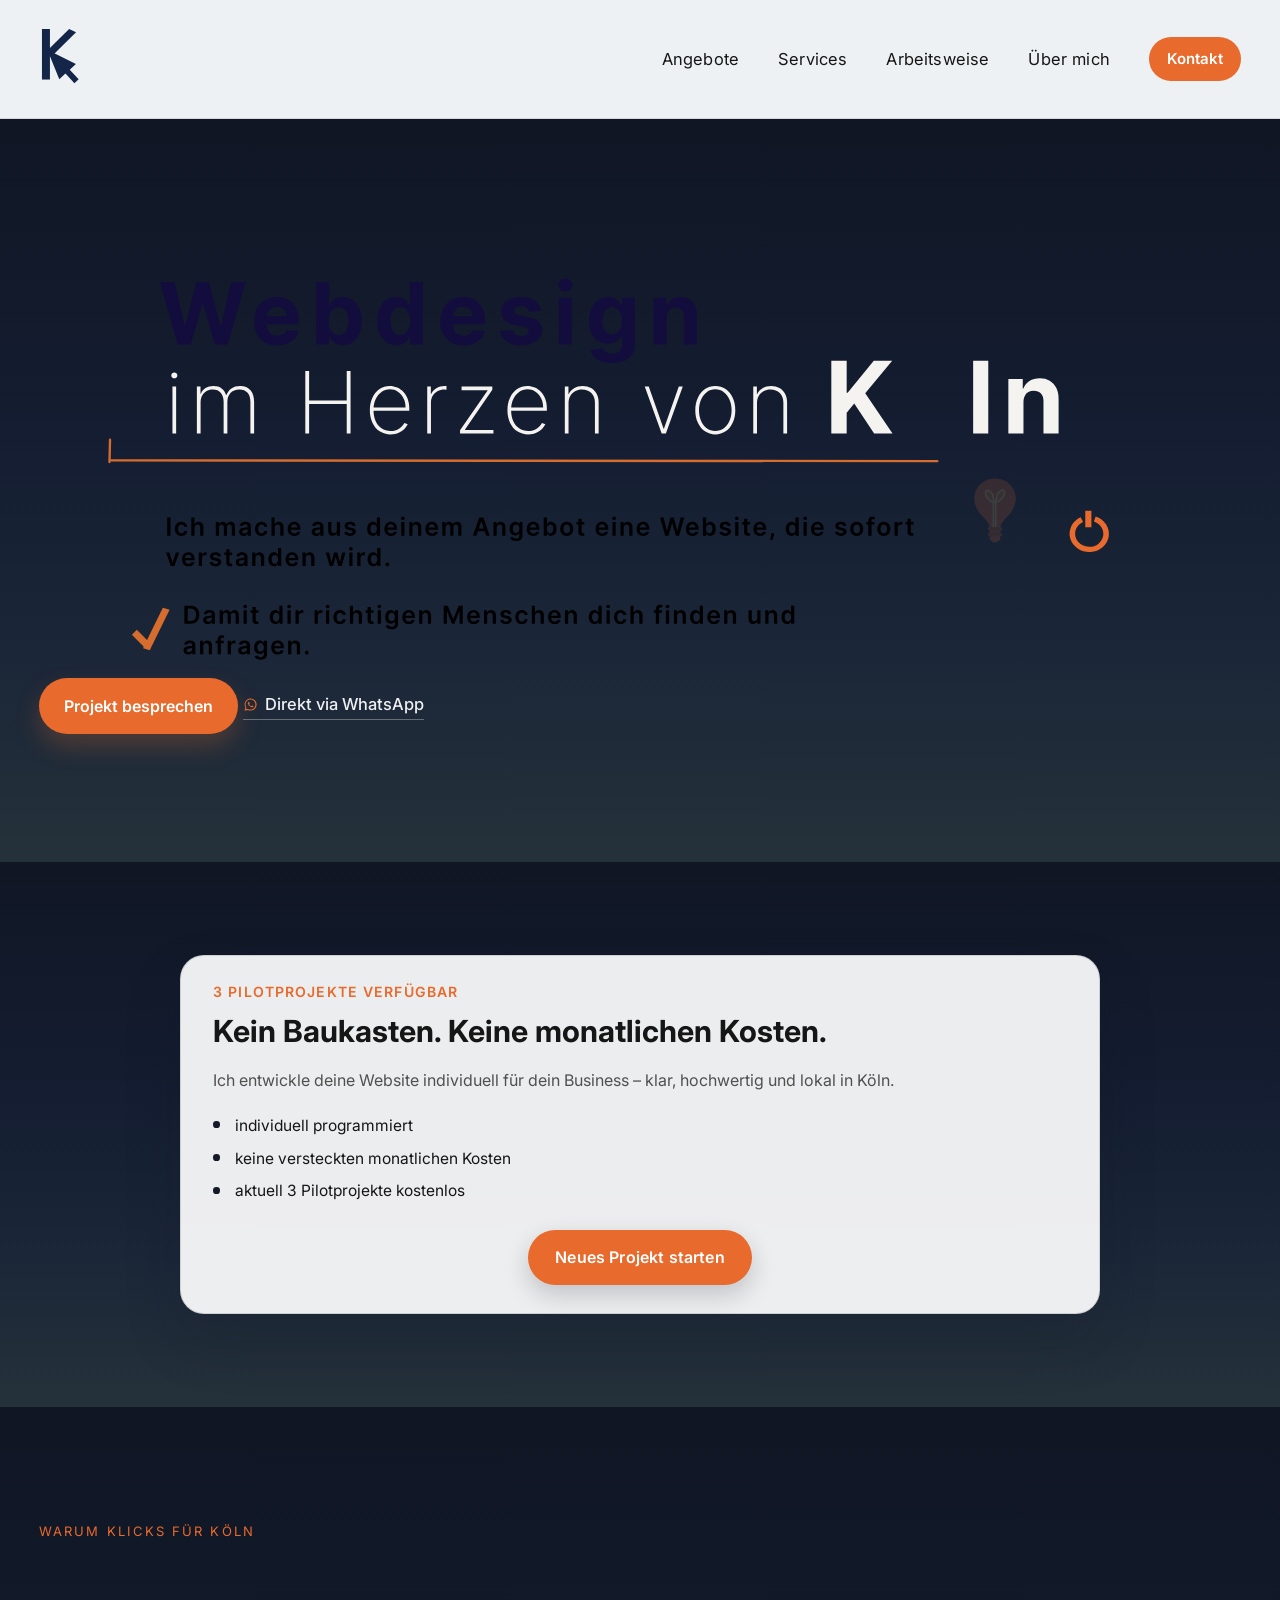
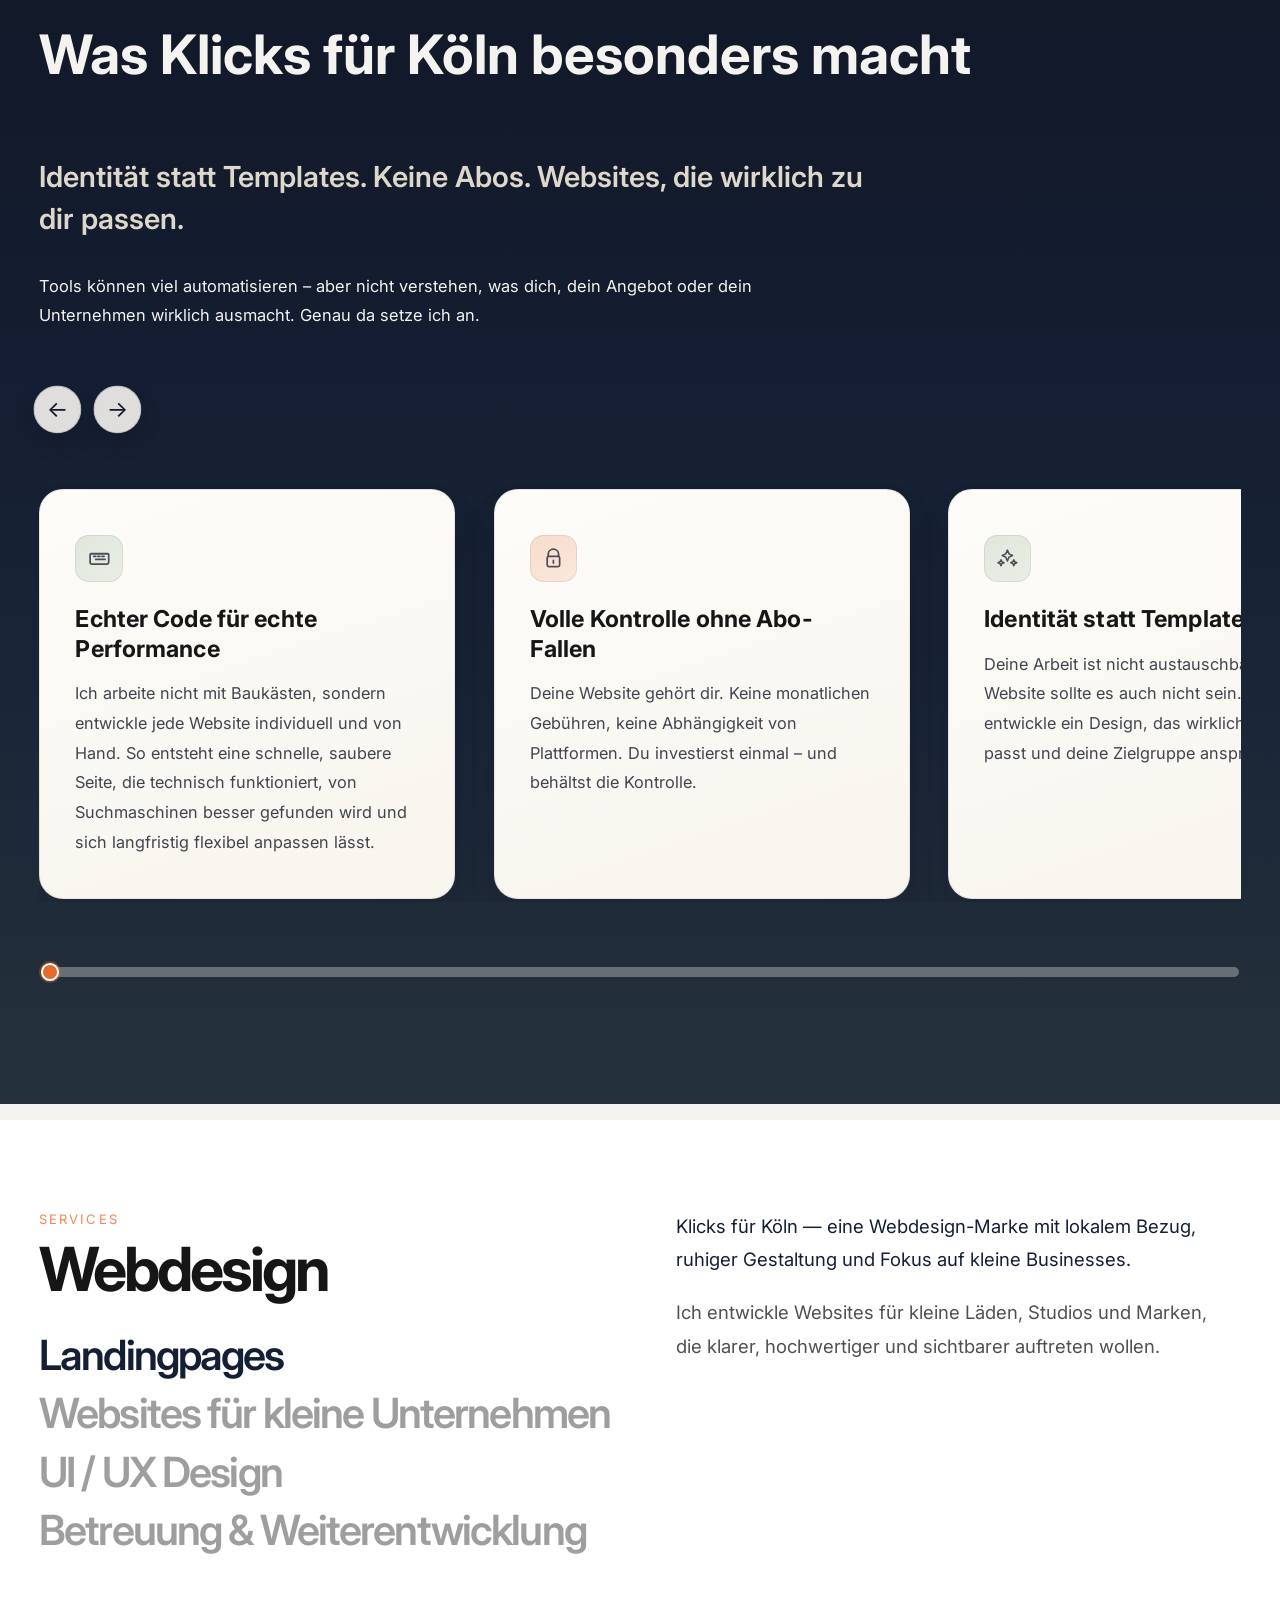
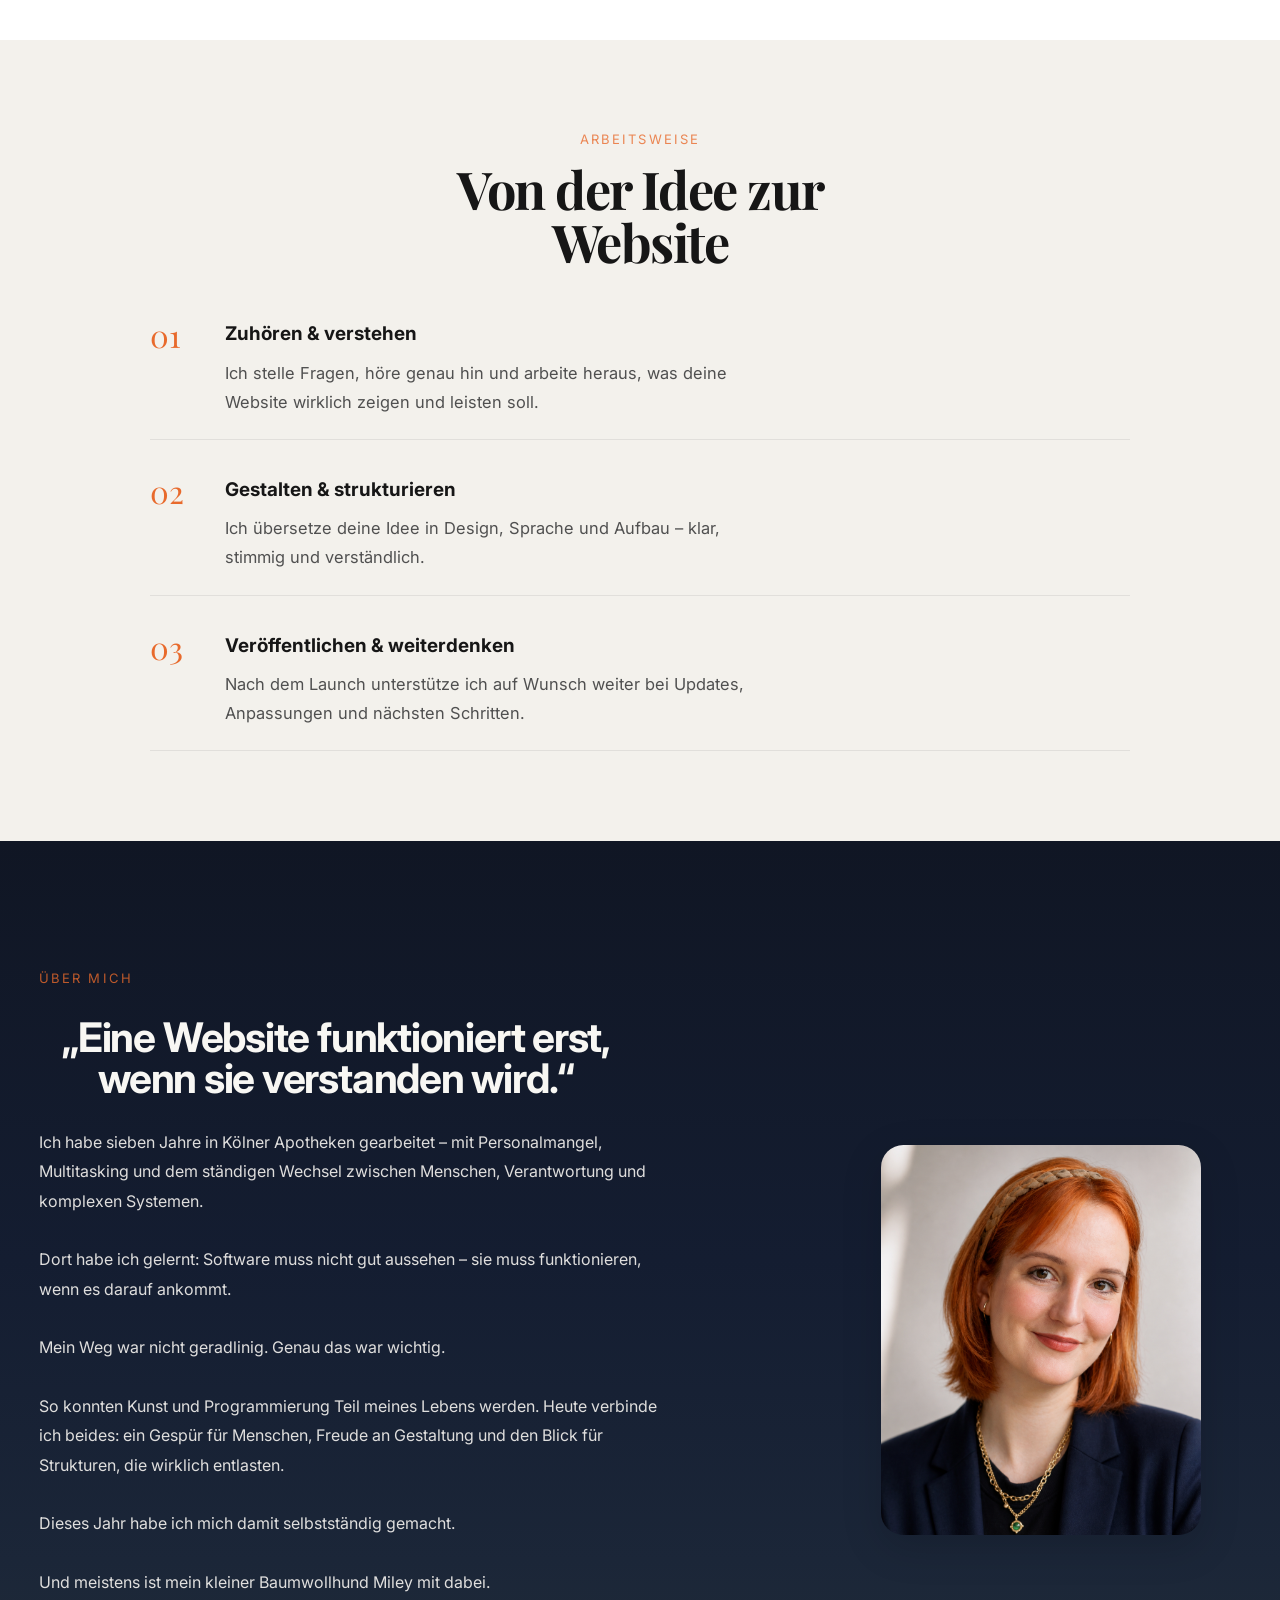
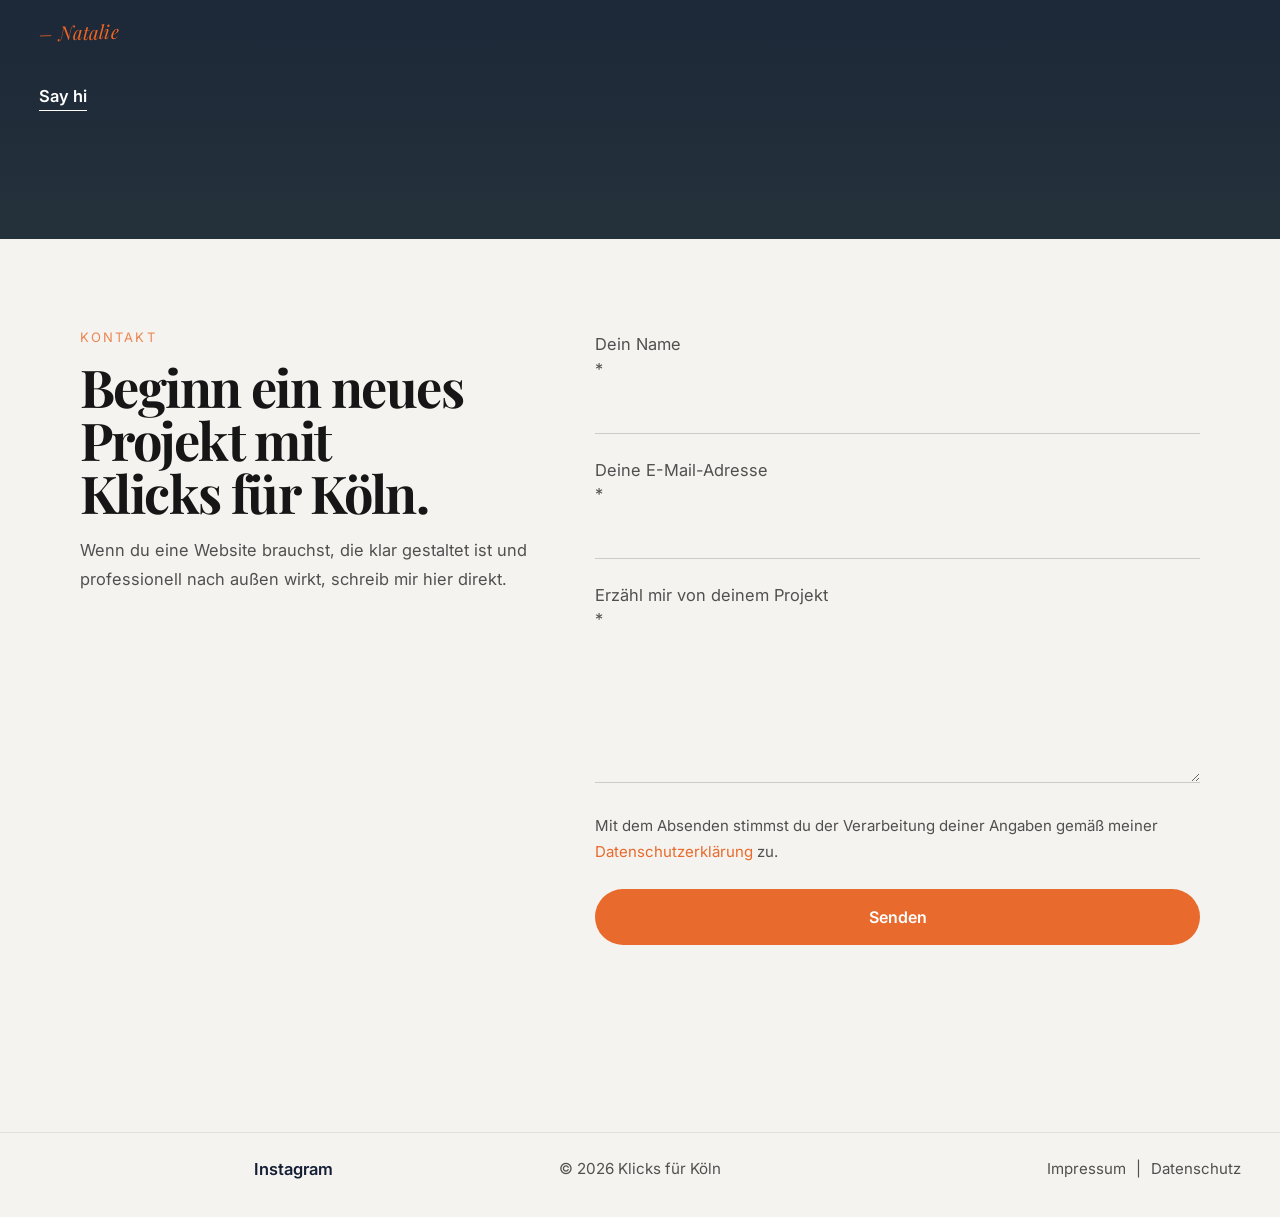
<file: index.html>
<!DOCTYPE html>
<html lang="de">
<head>
<meta charset="UTF-8" />
<meta name="viewport" content="width=device-width, initial-scale=1.0" />
<title>Klicks für Köln</title>
<meta
name="description"
content="Klicks für Köln – Webdesign im Herzen von Köln."
/>

<link rel="preconnect" href="https://fonts.googleapis.com" />
<link rel="preconnect" href="https://fonts.gstatic.com" crossorigin />
<link
href="https://fonts.googleapis.com/css2?family=Inter:wght@400;500;600;700&family=Playfair+Display:wght@600;700;800&display=swap"
rel="stylesheet"
/>
<link rel="icon" type="image/png" href="/icon.png">
<link rel="stylesheet" href="styles.css" />
</head>
<body>
<header class="site-header">
<div class="header-inner">
<a href="#top" class="brand"><img src="Logo.svg" alt="Klicks für Köln" class="brand-logo" /></a>

<nav class="desktop-nav" aria-label="Hauptnavigation">
<a href="angebote.html">Angebote</a>
<a href="#services">Services</a>
<a href="#process">Arbeitsweise</a>
<a href="#about">Über mich</a>
<button type="button" class="header-cta" data-open-contact>
Kontakt
</button>
</nav>

<button
class="menu-toggle"
type="button"
aria-expanded="false"
aria-controls="mobile-menu"
aria-label="Menü öffnen"
>
<span></span>
<span></span>
<span></span>
</button>
</div>

<div class="mobile-menu" id="mobile-menu">
<nav class="mobile-nav" aria-label="Mobile Navigation">
<a href="angebote.html">Angebote</a>
<a href="#services">Services</a>
<a href="#process">Arbeitsweise</a>
<a href="#about">Über mich</a>
<button type="button" class="mobile-contact-btn" data-open-contact>
Kontakt
</button>
</nav>
</div>
</header>

<main id="top">
<section class="hero">
<div class="container hero-single">

<!--<h1 class="hero-title-anim js-enter-left">
Webdesign im Herzen<br />
von Köln
</h1>-->

<div class="hero-graphic" aria-hidden="true">
<div class="hero-touch-left"></div>
<svg class="hero-graphic-svg mobile-only" viewBox="0 0 336 367" fill="none" xmlns="http://www.w3.org/2000/svg">
<g id="Mobil-1" clip-path="url(#clip0_1_2-mobil)">
<path id="powerbutton-mobil" d="M208.266 303.071C211.107 304.044 213.518 305.959 215.088 308.489C216.658 311.018 217.29 314.007 216.876 316.944L216.835 317.219C216.372 320.05 214.96 322.65 212.819 324.599L212.61 324.786C210.502 326.624 207.844 327.737 205.039 327.959L204.758 327.978C201.849 328.146 198.97 327.344 196.582 325.708L196.352 325.547C193.92 323.802 192.177 321.28 191.419 318.41C190.685 315.629 190.921 312.689 192.082 310.06L192.197 309.806C193.458 307.114 195.627 304.935 198.333 303.643L199.939 306.911L199.579 307.091C197.806 308.033 196.387 309.519 195.54 311.328C194.636 313.258 194.439 315.438 194.982 317.495C195.525 319.552 196.775 321.36 198.518 322.611C200.262 323.861 202.391 324.477 204.543 324.353C206.695 324.229 208.737 323.374 210.321 321.932C211.806 320.58 212.802 318.791 213.165 316.837L213.23 316.445C213.508 314.471 213.127 312.465 212.151 310.728L211.948 310.384C210.823 308.571 209.094 307.198 207.058 306.5L208.266 303.071ZM205.433 310.654H201.389V299H205.433V310.654Z" fill="#D76C2F"/>
<path id="cursor-mobil" d="M241.715 340.418L234.709 346.892L242.993 355.858L238.156 360.327L229.872 351.361L222.865 357.835L213.426 328.708L241.715 340.418Z" fill="#D76C2F"/>
<g id="leitung-mobil">
<path id="line-horizontal-mobil" d="M292.214 92.8159L293.778 92.7922L295.757 313.436L294.194 313.459L292.214 92.8159Z" fill="#D76C2F" stroke="#D76C2F"/>
<path id="line-vertikal-mobil" d="M222.062 314.598L222.023 312.287L295.451 312.488L295.49 314.8L222.062 314.598Z" fill="#D76C2F" stroke="#D76C2F"/>
</g>
<g id="leucht-o-mobil" filter="url(#filter0_d_108_82)">
<path d="M292.019 92C289.884 92 287.986 91.6042 286.323 90.8127C284.685 90.0211 283.382 88.9437 282.415 87.5805C281.472 86.1953 281 84.6231 281 82.8641C281 81.0831 281.472 79.511 282.415 78.1478C283.382 76.7625 284.685 75.6851 286.323 74.9156C287.986 74.124 289.884 73.7282 292.019 73.7282C294.128 73.7282 296.014 74.124 297.677 74.9156C299.34 75.6851 300.642 76.7515 301.585 78.1148C302.528 79.478 303 81.0611 303 82.8641C303 84.6231 302.528 86.1953 301.585 87.5805C300.642 88.9437 299.34 90.0211 297.677 90.8127C296.014 91.6042 294.128 92 292.019 92ZM292.019 87.7784C292.986 87.7784 293.855 87.5805 294.624 87.1847C295.394 86.7889 296.002 86.2282 296.448 85.5026C296.895 84.7551 297.118 83.8756 297.118 82.8641C297.118 81.8307 296.895 80.9512 296.448 80.2256C296.002 79.5 295.394 78.9393 294.624 78.5435C293.855 78.1478 292.986 77.9499 292.019 77.9499C291.051 77.9499 290.182 78.1478 289.413 78.5435C288.644 78.9393 288.023 79.5 287.552 80.2256C287.105 80.9512 286.882 81.8307 286.882 82.8641C286.882 83.8756 287.105 84.7551 287.552 85.5026C288.023 86.2282 288.644 86.7889 289.413 87.1847C290.182 87.5805 291.051 87.7784 292.019 87.7784ZM295.704 71.5515C294.984 71.5515 294.376 71.3426 293.88 70.9248C293.384 70.507 293.135 69.9573 293.135 69.2757C293.135 68.5941 293.384 68.0444 293.88 67.6267C294.376 67.2089 294.984 67 295.704 67C296.424 67 297.032 67.2089 297.528 67.6267C298.049 68.0444 298.31 68.5941 298.31 69.2757C298.31 69.9573 298.049 70.507 297.528 70.9248C297.032 71.3426 296.424 71.5515 295.704 71.5515ZM288.184 71.5515C287.465 71.5515 286.844 71.3426 286.323 70.9248C285.827 70.507 285.579 69.9573 285.579 69.2757C285.579 68.5941 285.827 68.0444 286.323 67.6267C286.844 67.2089 287.465 67 288.184 67C288.904 67 289.512 67.2089 290.008 67.6267C290.505 68.0444 290.753 68.5941 290.753 69.2757C290.753 69.9573 290.505 70.507 290.008 70.9248C289.512 71.3426 288.904 71.5515 288.184 71.5515Z" fill="#D76C2F"/>
</g>
<g id="dom-mobil">
<g id="Group 2">
<g id="spitzen">
<path id="Vector 4" d="M274.722 186.616V227.144H290.605V186.616L282.738 148.884L274.722 186.616Z" fill="#D76C2F"/>
<path id="Vector 4 (Stroke)" d="M283.441 148.695L291.308 186.427L291.328 186.52V227.964H274V186.518L274.02 186.424L282.036 148.691L283.441 148.695ZM275.444 186.713V226.323H289.883V186.712L282.731 152.412L275.444 186.713Z" fill="#D76C2F"/>
<path id="Vector 5" d="M296.395 186.092V226.62H312.278V186.092L304.41 148.36L296.395 186.092Z" fill="#D76C2F"/>
<path id="Vector 5 (Stroke)" d="M305.113 148.171L312.98 185.903L313 185.996V227.44H295.672V185.994L295.693 185.9L303.708 148.167L305.113 148.171ZM297.117 186.189V225.799H311.556V186.188L304.403 151.888L297.117 186.189Z" fill="#D76C2F"/>
</g>
</g>
<g id="dom">
<rect id="basis" x="275.164" y="207.109" width="37.2537" height="20.8912" fill="#D76C2F"/>
<path id="spitzen-mitte" d="M293.724 192.255L300.219 207.096H287.229L293.724 192.255Z" fill="#D76C2F"/>
</g>
</g>
<path id="Webdesign" d="M10.7898 46L0.9375 11.0909H7.73864L14.0284 36.7443H14.3523L21.0682 11.0909H27.2557L33.9886 36.7614H34.2955L40.5852 11.0909H47.3864L37.5341 46H31.2955L24.3068 21.5057H24.0341L17.0284 46H10.7898ZM65.2176 46.5114C62.5926 46.5114 60.3256 45.9659 58.4165 44.875C56.5187 43.7727 55.0585 42.2159 54.0358 40.2045C53.0131 38.1818 52.5017 35.8011 52.5017 33.0625C52.5017 30.3693 53.0131 28.0057 54.0358 25.9716C55.0699 23.9261 56.5131 22.3352 58.3653 21.1989C60.2176 20.0511 62.3937 19.4773 64.8937 19.4773C66.5074 19.4773 68.0301 19.7386 69.4619 20.2614C70.9051 20.7727 72.1778 21.5682 73.2801 22.6477C74.3938 23.7273 75.2688 25.1023 75.9051 26.7727C76.5415 28.4318 76.8597 30.4091 76.8597 32.7045V34.5966H55.3994V30.4375H70.9449C70.9335 29.2557 70.6778 28.2045 70.1778 27.2841C69.6778 26.3523 68.979 25.6193 68.0812 25.0852C67.1949 24.5511 66.1608 24.2841 64.979 24.2841C63.7176 24.2841 62.6097 24.5909 61.6551 25.2045C60.7006 25.8068 59.9562 26.6023 59.4222 27.5909C58.8994 28.5682 58.6324 29.642 58.621 30.8125V34.4432C58.621 35.9659 58.8994 37.2727 59.4562 38.3636C60.0131 39.4432 60.7915 40.2727 61.7915 40.8523C62.7915 41.4205 63.9619 41.7045 65.3028 41.7045C66.2006 41.7045 67.0131 41.5795 67.7403 41.3295C68.4676 41.0682 69.0983 40.6875 69.6324 40.1875C70.1665 39.6875 70.5699 39.0682 70.8426 38.3295L76.604 38.9773C76.2403 40.5 75.5472 41.8295 74.5244 42.9659C73.5131 44.0909 72.2176 44.9659 70.6381 45.5909C69.0585 46.2045 67.2517 46.5114 65.2176 46.5114ZM87.1526 46V11.0909H93.323V24.1477H93.5787C93.8969 23.5114 94.3457 22.8352 94.9253 22.1193C95.5048 21.392 96.2889 20.7727 97.2776 20.2614C98.2662 19.7386 99.5276 19.4773 101.062 19.4773C103.084 19.4773 104.908 19.9943 106.533 21.0284C108.17 22.0511 109.465 23.5682 110.42 25.5795C111.386 27.5795 111.868 30.0341 111.868 32.9432C111.868 35.8182 111.397 38.2614 110.454 40.2727C109.511 42.2841 108.226 43.8182 106.601 44.875C104.976 45.9318 103.136 46.4602 101.079 46.4602C99.5787 46.4602 98.3344 46.2102 97.3457 45.7102C96.3571 45.2102 95.5616 44.608 94.9594 43.9034C94.3685 43.1875 93.9082 42.5114 93.5787 41.875H93.2207V46H87.1526ZM93.2037 32.9091C93.2037 34.6023 93.4423 36.0852 93.9196 37.358C94.4082 38.6307 95.1071 39.625 96.0162 40.3409C96.9366 41.0455 98.0503 41.3977 99.3571 41.3977C100.721 41.3977 101.863 41.0341 102.783 40.3068C103.704 39.5682 104.397 38.5625 104.863 37.2898C105.34 36.0057 105.579 34.5455 105.579 32.9091C105.579 31.2841 105.346 29.8409 104.88 28.5795C104.414 27.3182 103.721 26.3295 102.8 25.6136C101.88 24.8977 100.732 24.5398 99.3571 24.5398C98.0389 24.5398 96.9196 24.8864 95.9991 25.5795C95.0787 26.2727 94.3798 27.2443 93.9026 28.4943C93.4366 29.7443 93.2037 31.2159 93.2037 32.9091ZM131.63 46.4602C129.573 46.4602 127.732 45.9318 126.107 44.875C124.482 43.8182 123.198 42.2841 122.255 40.2727C121.312 38.2614 120.84 35.8182 120.84 32.9432C120.84 30.0341 121.318 27.5795 122.272 25.5795C123.238 23.5682 124.539 22.0511 126.176 21.0284C127.812 19.9943 129.636 19.4773 131.647 19.4773C133.181 19.4773 134.443 19.7386 135.431 20.2614C136.42 20.7727 137.204 21.392 137.784 22.1193C138.363 22.8352 138.812 23.5114 139.13 24.1477H139.386V11.0909H145.573V46H139.505V41.875H139.13C138.812 42.5114 138.352 43.1875 137.749 43.9034C137.147 44.608 136.352 45.2102 135.363 45.7102C134.374 46.2102 133.13 46.4602 131.63 46.4602ZM133.352 41.3977C134.659 41.3977 135.772 41.0455 136.693 40.3409C137.613 39.625 138.312 38.6307 138.789 37.358C139.266 36.0852 139.505 34.6023 139.505 32.9091C139.505 31.2159 139.266 29.7443 138.789 28.4943C138.323 27.2443 137.63 26.2727 136.71 25.5795C135.801 24.8864 134.681 24.5398 133.352 24.5398C131.977 24.5398 130.829 24.8977 129.909 25.6136C128.988 26.3295 128.295 27.3182 127.829 28.5795C127.363 29.8409 127.13 31.2841 127.13 32.9091C127.13 34.5455 127.363 36.0057 127.829 37.2898C128.306 38.5625 129.005 39.5682 129.926 40.3068C130.857 41.0341 131.999 41.3977 133.352 41.3977ZM168.539 46.5114C165.914 46.5114 163.647 45.9659 161.738 44.875C159.841 43.7727 158.38 42.2159 157.358 40.2045C156.335 38.1818 155.824 35.8011 155.824 33.0625C155.824 30.3693 156.335 28.0057 157.358 25.9716C158.392 23.9261 159.835 22.3352 161.687 21.1989C163.539 20.0511 165.716 19.4773 168.216 19.4773C169.829 19.4773 171.352 19.7386 172.784 20.2614C174.227 20.7727 175.5 21.5682 176.602 22.6477C177.716 23.7273 178.591 25.1023 179.227 26.7727C179.863 28.4318 180.182 30.4091 180.182 32.7045V34.5966H158.721V30.4375H174.267C174.255 29.2557 174 28.2045 173.5 27.2841C173 26.3523 172.301 25.6193 171.403 25.0852C170.517 24.5511 169.483 24.2841 168.301 24.2841C167.039 24.2841 165.932 24.5909 164.977 25.2045C164.022 25.8068 163.278 26.6023 162.744 27.5909C162.221 28.5682 161.954 29.642 161.943 30.8125V34.4432C161.943 35.9659 162.221 37.2727 162.778 38.3636C163.335 39.4432 164.113 40.2727 165.113 40.8523C166.113 41.4205 167.284 41.7045 168.625 41.7045C169.522 41.7045 170.335 41.5795 171.062 41.3295C171.789 41.0682 172.42 40.6875 172.954 40.1875C173.488 39.6875 173.892 39.0682 174.164 38.3295L179.926 38.9773C179.562 40.5 178.869 41.8295 177.846 42.9659C176.835 44.0909 175.539 44.9659 173.96 45.5909C172.38 46.2045 170.574 46.5114 168.539 46.5114ZM210.895 26.7386L205.27 27.3523C205.111 26.7841 204.832 26.25 204.435 25.75C204.048 25.25 203.526 24.8466 202.866 24.5398C202.207 24.233 201.401 24.0795 200.446 24.0795C199.162 24.0795 198.082 24.358 197.207 24.9148C196.344 25.4716 195.918 26.1932 195.929 27.0795C195.918 27.8409 196.196 28.4602 196.764 28.9375C197.344 29.4148 198.298 29.8068 199.628 30.1136L204.094 31.0682C206.571 31.6023 208.412 32.4489 209.616 33.608C210.832 34.767 211.446 36.2841 211.457 38.1591C211.446 39.8068 210.963 41.2614 210.009 42.5227C209.065 43.7727 207.753 44.75 206.071 45.4545C204.389 46.1591 202.457 46.5114 200.276 46.5114C197.071 46.5114 194.491 45.8409 192.537 44.5C190.582 43.1477 189.418 41.267 189.043 38.858L195.06 38.2784C195.332 39.4602 195.912 40.3523 196.798 40.9545C197.685 41.5568 198.838 41.858 200.259 41.858C201.724 41.858 202.901 41.5568 203.787 40.9545C204.685 40.3523 205.134 39.608 205.134 38.7216C205.134 37.9716 204.844 37.3523 204.264 36.8636C203.696 36.375 202.81 36 201.605 35.7386L197.139 34.8011C194.628 34.2784 192.77 33.3977 191.565 32.1591C190.361 30.9091 189.764 29.3295 189.776 27.4205C189.764 25.8068 190.202 24.4091 191.088 23.2273C191.986 22.0341 193.23 21.1136 194.821 20.4659C196.423 19.8068 198.27 19.4773 200.361 19.4773C203.429 19.4773 205.844 20.1307 207.605 21.4375C209.378 22.7443 210.474 24.5114 210.895 26.7386ZM221.345 46V19.8182H227.516V46H221.345ZM224.448 16.1023C223.47 16.1023 222.63 15.7784 221.925 15.1307C221.22 14.4716 220.868 13.6818 220.868 12.7614C220.868 11.8295 221.22 11.0398 221.925 10.392C222.63 9.73295 223.47 9.40341 224.448 9.40341C225.436 9.40341 226.277 9.73295 226.97 10.392C227.675 11.0398 228.027 11.8295 228.027 12.7614C228.027 13.6818 227.675 14.4716 226.97 15.1307C226.277 15.7784 225.436 16.1023 224.448 16.1023ZM250.047 56.3636C247.832 56.3636 245.928 56.0625 244.337 55.4602C242.746 54.8693 241.468 54.0739 240.502 53.0739C239.536 52.0739 238.866 50.9659 238.491 49.75L244.047 48.4034C244.297 48.9148 244.661 49.4205 245.138 49.9205C245.616 50.4318 246.258 50.8523 247.064 51.1818C247.883 51.5227 248.911 51.6932 250.15 51.6932C251.9 51.6932 253.349 51.267 254.496 50.4148C255.644 49.5739 256.218 48.1875 256.218 46.2557V41.2955H255.911C255.593 41.9318 255.127 42.5852 254.513 43.2557C253.911 43.9261 253.11 44.4886 252.11 44.9432C251.121 45.3977 249.877 45.625 248.377 45.625C246.366 45.625 244.542 45.1534 242.905 44.2102C241.28 43.2557 239.985 41.8352 239.019 39.9489C238.064 38.0511 237.587 35.6761 237.587 32.8239C237.587 29.9489 238.064 27.5227 239.019 25.5455C239.985 23.5568 241.286 22.0511 242.922 21.0284C244.559 19.9943 246.383 19.4773 248.394 19.4773C249.928 19.4773 251.189 19.7386 252.178 20.2614C253.178 20.7727 253.974 21.392 254.564 22.1193C255.155 22.8352 255.604 23.5114 255.911 24.1477H256.252V19.8182H262.337V46.4261C262.337 48.6648 261.803 50.517 260.735 51.983C259.667 53.4489 258.207 54.5455 256.354 55.2727C254.502 56 252.4 56.3636 250.047 56.3636ZM250.099 40.7841C251.405 40.7841 252.519 40.4659 253.439 39.8295C254.36 39.1932 255.059 38.2784 255.536 37.0852C256.013 35.892 256.252 34.4602 256.252 32.7898C256.252 31.142 256.013 29.6989 255.536 28.4602C255.07 27.2216 254.377 26.2614 253.457 25.5795C252.547 24.8864 251.428 24.5398 250.099 24.5398C248.724 24.5398 247.576 24.8977 246.655 25.6136C245.735 26.3295 245.042 27.3125 244.576 28.5625C244.11 29.8011 243.877 31.2102 243.877 32.7898C243.877 34.392 244.11 35.7955 244.576 37C245.053 38.1932 245.752 39.125 246.672 39.7955C247.604 40.4545 248.746 40.7841 250.099 40.7841ZM279.632 30.6591V46H273.461V19.8182H279.359V24.267H279.666C280.268 22.8011 281.228 21.6364 282.546 20.7727C283.876 19.9091 285.518 19.4773 287.472 19.4773C289.279 19.4773 290.853 19.8636 292.194 20.6364C293.546 21.4091 294.592 22.5284 295.33 23.9943C296.08 25.4602 296.45 27.2386 296.438 29.3295V46H290.268V30.2841C290.268 28.5341 289.813 27.1648 288.904 26.1761C288.007 25.1875 286.762 24.6932 285.171 24.6932C284.092 24.6932 283.132 24.9318 282.291 25.4091C281.461 25.875 280.808 26.5511 280.33 27.4375C279.864 28.3239 279.632 29.3977 279.632 30.6591Z" fill="#07052B"/>
<g id="im Herzen von K&#195;&#182;ln">
<path d="M9.69318 92V74.5455H11.7273V92H9.69318ZM10.7273 71.5455C10.3106 71.5455 9.95455 71.4053 9.65909 71.125C9.36364 70.8371 9.21591 70.4924 9.21591 70.0909C9.21591 69.6894 9.36364 69.3485 9.65909 69.0682C9.95455 68.7803 10.3106 68.6364 10.7273 68.6364C11.1439 68.6364 11.5 68.7803 11.7955 69.0682C12.0909 69.3485 12.2386 69.6894 12.2386 70.0909C12.2386 70.4924 12.0909 70.8371 11.7955 71.125C11.5 71.4053 11.1439 71.5455 10.7273 71.5455ZM18.9967 92V74.5455H20.9626V77.2273H21.1444C21.4929 76.3258 22.0725 75.6174 22.8831 75.1023C23.7013 74.5795 24.6823 74.3182 25.8263 74.3182C27.0308 74.3182 28.0194 74.6023 28.7922 75.1705C29.5725 75.7311 30.1558 76.5038 30.5422 77.4886H30.6899C31.0838 76.5189 31.724 75.75 32.6103 75.1818C33.5043 74.6061 34.5876 74.3182 35.8603 74.3182C37.4816 74.3182 38.7619 74.8295 39.7013 75.8523C40.6406 76.8674 41.1103 78.3523 41.1103 80.3068V92H39.0876V80.3068C39.0876 78.928 38.7353 77.8939 38.0308 77.2045C37.3263 76.5152 36.3982 76.1705 35.2467 76.1705C33.9134 76.1705 32.8869 76.5795 32.1672 77.3977C31.4475 78.2159 31.0876 79.2538 31.0876 80.5114V92H29.0194V80.125C29.0194 78.9432 28.6899 77.9886 28.0308 77.2614C27.3717 76.5341 26.4437 76.1705 25.2467 76.1705C24.4437 76.1705 23.7202 76.3674 23.0763 76.7614C22.4399 77.1553 21.9361 77.7045 21.5649 78.4091C21.2013 79.1061 21.0194 79.9091 21.0194 80.8182V92H18.9967ZM59.7259 92V68.7273H61.8509V79.3977H75.0555V68.7273H77.1805V92H75.0555V81.3068H61.8509V92H59.7259ZM91.9073 92.3636C90.2785 92.3636 88.8694 91.9848 87.68 91.2273C86.4906 90.4621 85.5702 89.4053 84.9186 88.0568C84.2747 86.7008 83.9527 85.1402 83.9527 83.375C83.9527 81.6174 84.2747 80.0568 84.9186 78.6932C85.5702 77.322 86.4679 76.25 87.6118 75.4773C88.7633 74.697 90.0929 74.3068 91.6005 74.3068C92.5474 74.3068 93.4603 74.4811 94.3391 74.8295C95.2179 75.1705 96.0058 75.697 96.7027 76.4091C97.4073 77.1136 97.9641 78.0038 98.3732 79.0795C98.7823 80.1477 98.9868 81.4129 98.9868 82.875V83.875H85.3505V82.0909H96.9186C96.9186 80.9697 96.6914 79.9621 96.2368 79.0682C95.7898 78.1667 95.1648 77.4545 94.3618 76.9318C93.5664 76.4091 92.6459 76.1477 91.6005 76.1477C90.4944 76.1477 89.5209 76.4432 88.68 77.0341C87.8391 77.625 87.18 78.4053 86.7027 79.375C86.233 80.3447 85.9944 81.4053 85.9868 82.5568V83.625C85.9868 85.0114 86.2255 86.2235 86.7027 87.2614C87.1876 88.2917 87.8732 89.0909 88.7595 89.6591C89.6459 90.2273 90.6952 90.5114 91.9073 90.5114C92.733 90.5114 93.4565 90.3826 94.0777 90.125C94.7065 89.8674 95.233 89.5227 95.6573 89.0909C96.0891 88.6515 96.4148 88.1705 96.6345 87.6477L98.555 88.2727C98.2898 89.0076 97.8542 89.6856 97.2482 90.3068C96.6497 90.928 95.8997 91.428 94.9982 91.8068C94.1042 92.178 93.0739 92.3636 91.9073 92.3636ZM105.364 92V74.5455H107.33V77.2273H107.478C107.826 76.3485 108.432 75.6402 109.296 75.1023C110.167 74.5568 111.152 74.2841 112.251 74.2841C112.417 74.2841 112.603 74.2879 112.807 74.2955C113.012 74.303 113.182 74.3106 113.319 74.3182V76.375C113.228 76.3598 113.069 76.3371 112.841 76.3068C112.614 76.2765 112.368 76.2614 112.103 76.2614C111.194 76.2614 110.383 76.4545 109.671 76.8409C108.966 77.2197 108.41 77.7462 108.001 78.4205C107.591 79.0947 107.387 79.8636 107.387 80.7273V92H105.364ZM118.145 92V90.3977L128.236 76.6023V76.4545H118.577V74.5455H130.838V76.2159L120.929 89.9432V90.0909H131.202V92H118.145ZM144.136 92.3636C142.507 92.3636 141.098 91.9848 139.909 91.2273C138.719 90.4621 137.799 89.4053 137.147 88.0568C136.503 86.7008 136.181 85.1402 136.181 83.375C136.181 81.6174 136.503 80.0568 137.147 78.6932C137.799 77.322 138.697 76.25 139.841 75.4773C140.992 74.697 142.322 74.3068 143.829 74.3068C144.776 74.3068 145.689 74.4811 146.568 74.8295C147.447 75.1705 148.235 75.697 148.931 76.4091C149.636 77.1136 150.193 78.0038 150.602 79.0795C151.011 80.1477 151.216 81.4129 151.216 82.875V83.875H137.579V82.0909H149.147C149.147 80.9697 148.92 79.9621 148.466 79.0682C148.019 78.1667 147.394 77.4545 146.591 76.9318C145.795 76.4091 144.875 76.1477 143.829 76.1477C142.723 76.1477 141.75 76.4432 140.909 77.0341C140.068 77.625 139.409 78.4053 138.931 79.375C138.462 80.3447 138.223 81.4053 138.216 82.5568V83.625C138.216 85.0114 138.454 86.2235 138.931 87.2614C139.416 88.2917 140.102 89.0909 140.988 89.6591C141.875 90.2273 142.924 90.5114 144.136 90.5114C144.962 90.5114 145.685 90.3826 146.306 90.125C146.935 89.8674 147.462 89.5227 147.886 89.0909C148.318 88.6515 148.644 88.1705 148.863 87.6477L150.784 88.2727C150.519 89.0076 150.083 89.6856 149.477 90.3068C148.878 90.928 148.128 91.428 147.227 91.8068C146.333 92.178 145.303 92.3636 144.136 92.3636ZM159.616 81.0909V92H157.593V74.5455H159.559V77.2841H159.741C160.15 76.3902 160.786 75.6742 161.65 75.1364C162.521 74.5909 163.597 74.3182 164.877 74.3182C166.051 74.3182 167.082 74.5644 167.968 75.0568C168.862 75.5417 169.555 76.2576 170.048 77.2045C170.548 78.1515 170.798 79.3144 170.798 80.6932V92H168.775V80.8182C168.775 79.3864 168.373 78.2538 167.57 77.4205C166.775 76.5871 165.707 76.1705 164.366 76.1705C163.449 76.1705 162.635 76.3674 161.923 76.7614C161.21 77.1553 160.646 77.7235 160.229 78.4659C159.82 79.2008 159.616 80.0758 159.616 81.0909ZM202.476 74.5455L196.101 92H193.941L187.566 74.5455H189.76L194.941 89.3295H195.101L200.282 74.5455H202.476ZM214.512 92.3636C213.004 92.3636 211.671 91.9811 210.512 91.2159C209.361 90.4508 208.459 89.3939 207.807 88.0455C207.156 86.6894 206.83 85.125 206.83 83.3523C206.83 81.5644 207.156 79.9924 207.807 78.6364C208.459 77.2727 209.361 76.2121 210.512 75.4545C211.671 74.6894 213.004 74.3068 214.512 74.3068C216.02 74.3068 217.349 74.6894 218.501 75.4545C219.652 76.2197 220.554 77.2803 221.205 78.6364C221.864 79.9924 222.194 81.5644 222.194 83.3523C222.194 85.125 221.868 86.6894 221.217 88.0455C220.565 89.3939 219.66 90.4508 218.501 91.2159C217.349 91.9811 216.02 92.3636 214.512 92.3636ZM214.512 90.5114C215.724 90.5114 216.751 90.1856 217.592 89.5341C218.432 88.8826 219.069 88.0152 219.501 86.9318C219.94 85.8485 220.16 84.6553 220.16 83.3523C220.16 82.0492 219.94 80.8523 219.501 79.7614C219.069 78.6705 218.432 77.7955 217.592 77.1364C216.751 76.4773 215.724 76.1477 214.512 76.1477C213.307 76.1477 212.281 76.4773 211.432 77.1364C210.592 77.7955 209.951 78.6705 209.512 79.7614C209.08 80.8523 208.864 82.0492 208.864 83.3523C208.864 84.6553 209.08 85.8485 209.512 86.9318C209.951 88.0152 210.592 88.8826 211.432 89.5341C212.273 90.1856 213.3 90.5114 214.512 90.5114ZM230.577 81.0909V92H228.554V74.5455H230.52V77.2841H230.702C231.111 76.3902 231.747 75.6742 232.611 75.1364C233.482 74.5909 234.558 74.3182 235.838 74.3182C237.013 74.3182 238.043 74.5644 238.929 75.0568C239.823 75.5417 240.516 76.2576 241.009 77.2045C241.509 78.1515 241.759 79.3144 241.759 80.6932V92H239.736V80.8182C239.736 79.3864 239.335 78.2538 238.531 77.4205C237.736 76.5871 236.668 76.1705 235.327 76.1705C234.41 76.1705 233.596 76.3674 232.884 76.7614C232.172 77.1553 231.607 77.7235 231.191 78.4659C230.781 79.2008 230.577 80.0758 230.577 81.0909ZM259.768 92V68.7273H263.984V79.4205H264.268L273.348 68.7273H278.495L269.495 79.1705L278.575 92H273.507L266.563 82.0227L263.984 85.0682V92H259.768ZM309.944 68.7273V92H305.83V68.7273H309.944ZM321.487 81.7727V92H317.374V74.5455H321.305V77.5114H321.51C321.912 76.5341 322.552 75.7576 323.43 75.1818C324.317 74.6061 325.412 74.3182 326.715 74.3182C327.919 74.3182 328.968 74.5758 329.862 75.0909C330.764 75.6061 331.461 76.3523 331.953 77.3295C332.453 78.3068 332.699 79.4924 332.692 80.8864V92H328.578V81.5227C328.578 80.3561 328.275 79.4432 327.669 78.7841C327.071 78.125 326.241 77.7955 325.18 77.7955C324.461 77.7955 323.821 77.9545 323.26 78.2727C322.707 78.5833 322.271 79.0341 321.953 79.625C321.643 80.2159 321.487 80.9318 321.487 81.7727Z" fill="#07052B"/>
</g>
<path id="Damit dir richtigen Menschen dich finden und anfragen." d="M29.7841 200H26.9588V191.273H29.8736C30.7287 191.273 31.4631 191.447 32.0767 191.797C32.6903 192.143 33.1605 192.642 33.4872 193.293C33.8168 193.94 33.9815 194.717 33.9815 195.624C33.9815 196.533 33.8153 197.314 33.483 197.967C33.1534 198.621 32.6761 199.124 32.0511 199.476C31.4261 199.825 30.6705 200 29.7841 200ZM28.2756 198.849H29.7116C30.3764 198.849 30.929 198.724 31.3693 198.474C31.8097 198.222 32.1392 197.857 32.358 197.379C32.5767 196.899 32.6861 196.314 32.6861 195.624C32.6861 194.939 32.5767 194.358 32.358 193.881C32.142 193.403 31.8196 193.041 31.3906 192.794C30.9616 192.547 30.429 192.423 29.7926 192.423H28.2756V198.849ZM38.6215 200.145C38.2067 200.145 37.8317 200.068 37.4965 199.915C37.1613 199.759 36.8957 199.533 36.6996 199.237C36.5065 198.942 36.4099 198.58 36.4099 198.151C36.4099 197.781 36.4809 197.477 36.6229 197.239C36.765 197 36.9567 196.811 37.1982 196.672C37.4397 196.533 37.7096 196.428 38.0079 196.357C38.3062 196.286 38.6102 196.232 38.9198 196.195C39.3119 196.149 39.63 196.112 39.8744 196.084C40.1187 196.053 40.2962 196.003 40.407 195.935C40.5178 195.866 40.5732 195.756 40.5732 195.602V195.572C40.5732 195.2 40.4681 194.912 40.2579 194.707C40.0505 194.503 39.7408 194.401 39.3289 194.401C38.8999 194.401 38.5619 194.496 38.3147 194.686C38.0704 194.874 37.9013 195.082 37.8076 195.312L36.6102 195.04C36.7522 194.642 36.9596 194.321 37.2323 194.077C37.5079 193.83 37.8246 193.651 38.1826 193.54C38.5406 193.426 38.917 193.369 39.3119 193.369C39.5732 193.369 39.8502 193.401 40.1428 193.463C40.4383 193.523 40.7138 193.634 40.9695 193.795C41.2281 193.957 41.4397 194.189 41.6045 194.49C41.7692 194.788 41.8516 195.176 41.8516 195.653V200H40.6073V199.105H40.5562C40.4738 199.27 40.3502 199.432 40.1854 199.591C40.0207 199.75 39.809 199.882 39.5505 199.987C39.292 200.092 38.9823 200.145 38.6215 200.145ZM38.8985 199.122C39.2508 199.122 39.5519 199.053 39.8019 198.913C40.0548 198.774 40.2465 198.592 40.3772 198.368C40.5107 198.141 40.5775 197.898 40.5775 197.639V196.795C40.532 196.841 40.444 196.884 40.3133 196.923C40.1854 196.96 40.0391 196.993 39.8744 197.021C39.7096 197.047 39.5491 197.071 39.3928 197.094C39.2366 197.114 39.1059 197.131 39.0008 197.145C38.7536 197.176 38.5278 197.229 38.3232 197.303C38.1215 197.376 37.9596 197.483 37.8374 197.622C37.7181 197.759 37.6585 197.94 37.6585 198.168C37.6585 198.483 37.7749 198.722 38.0079 198.884C38.2408 199.043 38.5377 199.122 38.8985 199.122ZM44.7487 200V193.455H45.9717V194.52H46.0527C46.1891 194.159 46.4121 193.878 46.7217 193.676C47.0314 193.472 47.4021 193.369 47.8339 193.369C48.2714 193.369 48.6379 193.472 48.9334 193.676C49.2317 193.881 49.4518 194.162 49.5939 194.52H49.6621C49.8183 194.17 50.0669 193.892 50.4078 193.685C50.7487 193.474 51.155 193.369 51.6266 193.369C52.2203 193.369 52.7047 193.555 53.0797 193.928C53.4575 194.3 53.6464 194.861 53.6464 195.611V200H52.3723V195.73C52.3723 195.287 52.2516 194.966 52.0101 194.767C51.7686 194.568 51.4803 194.469 51.145 194.469C50.7303 194.469 50.4078 194.597 50.1777 194.852C49.9476 195.105 49.8325 195.43 49.8325 195.828V200H48.5626V195.649C48.5626 195.294 48.4518 195.009 48.2303 194.793C48.0087 194.577 47.7203 194.469 47.3652 194.469C47.1237 194.469 46.9007 194.533 46.6962 194.661C46.4945 194.786 46.3311 194.96 46.2061 195.185C46.0839 195.409 46.0229 195.669 46.0229 195.964V200H44.7487ZM56.5542 200V193.455H57.8283V200H56.5542ZM57.1977 192.445C56.9761 192.445 56.7857 192.371 56.6266 192.223C56.4704 192.072 56.3923 191.893 56.3923 191.686C56.3923 191.476 56.4704 191.297 56.6266 191.149C56.7857 190.999 56.9761 190.923 57.1977 190.923C57.4192 190.923 57.6082 190.999 57.7644 191.149C57.9235 191.297 58.0031 191.476 58.0031 191.686C58.0031 191.893 57.9235 192.072 57.7644 192.223C57.6082 192.371 57.4192 192.445 57.1977 192.445ZM63.7979 193.455V194.477H60.2226V193.455H63.7979ZM61.1814 191.886H62.4555V198.078C62.4555 198.325 62.4925 198.511 62.5663 198.636C62.6402 198.759 62.7354 198.842 62.8518 198.888C62.9712 198.93 63.1004 198.952 63.2396 198.952C63.3419 198.952 63.4314 198.945 63.5081 198.93C63.5848 198.916 63.6445 198.905 63.6871 198.896L63.9172 199.949C63.8433 199.977 63.7382 200.006 63.6018 200.034C63.4655 200.065 63.295 200.082 63.0905 200.085C62.7553 200.091 62.4428 200.031 62.153 199.906C61.8632 199.781 61.6288 199.588 61.4499 199.327C61.2709 199.065 61.1814 198.737 61.1814 198.342V191.886ZM73.2334 200.128C72.705 200.128 72.2334 199.993 71.8186 199.723C71.4067 199.45 71.0828 199.062 70.847 198.56C70.6141 198.054 70.4976 197.447 70.4976 196.74C70.4976 196.033 70.6155 195.428 70.8513 194.925C71.0899 194.422 71.4166 194.037 71.8314 193.77C72.2462 193.503 72.7163 193.369 73.2419 193.369C73.6482 193.369 73.9749 193.438 74.222 193.574C74.472 193.707 74.6652 193.864 74.8016 194.043C74.9408 194.222 75.0487 194.379 75.1254 194.516H75.2021V191.273H76.4763V200H75.232V198.982H75.1254C75.0487 199.121 74.9379 199.28 74.793 199.459C74.651 199.638 74.455 199.794 74.205 199.928C73.955 200.061 73.6311 200.128 73.2334 200.128ZM73.5146 199.041C73.8811 199.041 74.1908 198.945 74.4436 198.751C74.6993 198.555 74.8925 198.284 75.0232 197.938C75.1567 197.591 75.2234 197.187 75.2234 196.727C75.2234 196.273 75.1581 195.875 75.0274 195.534C74.8967 195.193 74.705 194.928 74.4521 194.737C74.1993 194.547 73.8868 194.452 73.5146 194.452C73.1311 194.452 72.8115 194.551 72.5558 194.75C72.3001 194.949 72.107 195.22 71.9763 195.564C71.8484 195.908 71.7845 196.295 71.7845 196.727C71.7845 197.165 71.8499 197.558 71.9805 197.908C72.1112 198.257 72.3044 198.534 72.5601 198.739C72.8186 198.94 73.1368 199.041 73.5146 199.041ZM79.4948 200V193.455H80.769V200H79.4948ZM80.1383 192.445C79.9167 192.445 79.7264 192.371 79.5673 192.223C79.411 192.072 79.3329 191.893 79.3329 191.686C79.3329 191.476 79.411 191.297 79.5673 191.149C79.7264 190.999 79.9167 190.923 80.1383 190.923C80.3599 190.923 80.5488 190.999 80.705 191.149C80.8641 191.297 80.9437 191.476 80.9437 191.686C80.9437 191.893 80.8641 192.072 80.705 192.223C80.5488 192.371 80.3599 192.445 80.1383 192.445ZM83.6831 200V193.455H84.9146V194.494H84.9828C85.1021 194.142 85.3124 193.865 85.6135 193.663C85.9175 193.459 86.2612 193.357 86.6447 193.357C86.7243 193.357 86.818 193.359 86.926 193.365C87.0368 193.371 87.1234 193.378 87.1859 193.386V194.605C87.1348 194.591 87.0439 194.575 86.9132 194.558C86.7825 194.538 86.6518 194.528 86.5212 194.528C86.22 194.528 85.9516 194.592 85.7158 194.72C85.4828 194.845 85.2982 195.02 85.1618 195.244C85.0254 195.466 84.9572 195.719 84.9572 196.003V200H83.6831ZM93.8643 200V193.455H95.0959V194.494H95.1641C95.2834 194.142 95.4936 193.865 95.7947 193.663C96.0987 193.459 96.4425 193.357 96.826 193.357C96.9055 193.357 96.9993 193.359 97.1072 193.365C97.218 193.371 97.3047 193.378 97.3672 193.386V194.605C97.3161 194.591 97.2251 194.575 97.0945 194.558C96.9638 194.538 96.8331 194.528 96.7024 194.528C96.4013 194.528 96.1328 194.592 95.897 194.72C95.6641 194.845 95.4794 195.02 95.343 195.244C95.2067 195.466 95.1385 195.719 95.1385 196.003V200H93.8643ZM99.6698 200V193.455H100.944V200H99.6698ZM100.313 192.445C100.092 192.445 99.9013 192.371 99.7423 192.223C99.586 192.072 99.5079 191.893 99.5079 191.686C99.5079 191.476 99.586 191.297 99.7423 191.149C99.9013 190.999 100.092 190.923 100.313 190.923C100.535 190.923 100.724 190.999 100.88 191.149C101.039 191.297 101.119 191.476 101.119 191.686C101.119 191.893 101.039 192.072 100.88 192.223C100.724 192.371 100.535 192.445 100.313 192.445ZM106.615 200.132C105.982 200.132 105.436 199.989 104.979 199.702C104.524 199.412 104.175 199.013 103.931 198.504C103.686 197.996 103.564 197.413 103.564 196.757C103.564 196.092 103.689 195.506 103.939 194.997C104.189 194.486 104.541 194.087 104.996 193.8C105.45 193.513 105.986 193.369 106.602 193.369C107.1 193.369 107.543 193.462 107.932 193.646C108.321 193.828 108.635 194.084 108.874 194.413C109.115 194.743 109.259 195.128 109.304 195.568H108.064C107.996 195.261 107.84 194.997 107.595 194.776C107.354 194.554 107.03 194.443 106.624 194.443C106.269 194.443 105.958 194.537 105.69 194.724C105.426 194.909 105.22 195.173 105.073 195.517C104.925 195.858 104.851 196.261 104.851 196.727C104.851 197.205 104.923 197.616 105.068 197.963C105.213 198.31 105.418 198.578 105.682 198.768C105.949 198.959 106.263 199.054 106.624 199.054C106.865 199.054 107.084 199.01 107.28 198.922C107.479 198.831 107.645 198.702 107.779 198.534C107.915 198.366 108.01 198.165 108.064 197.929H109.304C109.259 198.352 109.121 198.73 108.891 199.062C108.661 199.395 108.352 199.656 107.966 199.847C107.583 200.037 107.132 200.132 106.615 200.132ZM113.141 196.114V200H111.867V191.273H113.124V194.52H113.205C113.358 194.168 113.593 193.888 113.908 193.68C114.223 193.473 114.635 193.369 115.144 193.369C115.593 193.369 115.985 193.462 116.32 193.646C116.658 193.831 116.919 194.107 117.104 194.473C117.291 194.837 117.385 195.291 117.385 195.837V200H116.111V195.99C116.111 195.51 115.987 195.138 115.74 194.874C115.493 194.607 115.149 194.473 114.709 194.473C114.408 194.473 114.138 194.537 113.899 194.665C113.664 194.793 113.477 194.98 113.341 195.227C113.208 195.472 113.141 195.767 113.141 196.114ZM123.341 193.455V194.477H119.766V193.455H123.341ZM120.724 191.886H121.999V198.078C121.999 198.325 122.035 198.511 122.109 198.636C122.183 198.759 122.278 198.842 122.395 198.888C122.514 198.93 122.643 198.952 122.783 198.952C122.885 198.952 122.974 198.945 123.051 198.93C123.128 198.916 123.187 198.905 123.23 198.896L123.46 199.949C123.386 199.977 123.281 200.006 123.145 200.034C123.008 200.065 122.838 200.082 122.633 200.085C122.298 200.091 121.986 200.031 121.696 199.906C121.406 199.781 121.172 199.588 120.993 199.327C120.814 199.065 120.724 198.737 120.724 198.342V191.886ZM125.95 200V193.455H127.224V200H125.95ZM126.594 192.445C126.372 192.445 126.182 192.371 126.023 192.223C125.866 192.072 125.788 191.893 125.788 191.686C125.788 191.476 125.866 191.297 126.023 191.149C126.182 190.999 126.372 190.923 126.594 190.923C126.815 190.923 127.004 190.999 127.161 191.149C127.32 191.297 127.399 191.476 127.399 191.686C127.399 191.893 127.32 192.072 127.161 192.223C127.004 192.371 126.815 192.445 126.594 192.445ZM132.883 202.591C132.363 202.591 131.916 202.523 131.541 202.386C131.168 202.25 130.864 202.07 130.629 201.845C130.393 201.621 130.217 201.375 130.1 201.108L131.195 200.656C131.272 200.781 131.374 200.913 131.502 201.053C131.633 201.195 131.809 201.315 132.031 201.415C132.255 201.514 132.543 201.564 132.896 201.564C133.379 201.564 133.778 201.446 134.093 201.21C134.408 200.977 134.566 200.605 134.566 200.094V198.807H134.485C134.408 198.946 134.298 199.101 134.153 199.271C134.011 199.442 133.815 199.589 133.565 199.714C133.315 199.839 132.989 199.902 132.589 199.902C132.072 199.902 131.606 199.781 131.191 199.54C130.779 199.295 130.452 198.936 130.211 198.462C129.972 197.984 129.853 197.398 129.853 196.702C129.853 196.006 129.971 195.409 130.207 194.912C130.445 194.415 130.772 194.034 131.187 193.77C131.602 193.503 132.072 193.369 132.597 193.369C133.004 193.369 133.332 193.438 133.582 193.574C133.832 193.707 134.026 193.864 134.166 194.043C134.308 194.222 134.417 194.379 134.494 194.516H134.587V193.455H135.836V200.145C135.836 200.707 135.705 201.169 135.444 201.53C135.183 201.891 134.829 202.158 134.383 202.331C133.94 202.504 133.44 202.591 132.883 202.591ZM132.87 198.845C133.237 198.845 133.546 198.76 133.799 198.589C134.055 198.416 134.248 198.169 134.379 197.848C134.512 197.524 134.579 197.136 134.579 196.685C134.579 196.244 134.514 195.857 134.383 195.521C134.252 195.186 134.06 194.925 133.808 194.737C133.555 194.547 133.242 194.452 132.87 194.452C132.487 194.452 132.167 194.551 131.911 194.75C131.656 194.946 131.462 195.213 131.332 195.551C131.204 195.889 131.14 196.267 131.14 196.685C131.14 197.114 131.205 197.49 131.336 197.814C131.467 198.138 131.66 198.391 131.916 198.572C132.174 198.754 132.492 198.845 132.87 198.845ZM141.566 200.132C140.921 200.132 140.366 199.994 139.9 199.719C139.437 199.44 139.079 199.05 138.826 198.547C138.576 198.041 138.451 197.449 138.451 196.77C138.451 196.099 138.576 195.509 138.826 194.997C139.079 194.486 139.431 194.087 139.883 193.8C140.337 193.513 140.868 193.369 141.476 193.369C141.846 193.369 142.204 193.43 142.55 193.553C142.897 193.675 143.208 193.866 143.483 194.128C143.759 194.389 143.976 194.729 144.135 195.146C144.295 195.561 144.374 196.065 144.374 196.659V197.111H139.171V196.156H143.125C143.125 195.821 143.057 195.524 142.921 195.266C142.785 195.004 142.593 194.798 142.346 194.648C142.101 194.497 141.814 194.422 141.485 194.422C141.127 194.422 140.814 194.51 140.547 194.686C140.283 194.859 140.079 195.087 139.934 195.368C139.792 195.646 139.721 195.949 139.721 196.276V197.021C139.721 197.459 139.797 197.831 139.951 198.138C140.107 198.445 140.324 198.679 140.603 198.841C140.881 199 141.206 199.08 141.579 199.08C141.82 199.08 142.04 199.045 142.239 198.977C142.438 198.906 142.61 198.801 142.755 198.662C142.9 198.523 143.01 198.351 143.087 198.146L144.293 198.364C144.197 198.719 144.023 199.03 143.773 199.297C143.526 199.561 143.215 199.767 142.84 199.915C142.468 200.06 142.043 200.132 141.566 200.132ZM148.262 196.114V200H146.988V193.455H148.211V194.52H148.292C148.442 194.173 148.678 193.895 148.999 193.685C149.323 193.474 149.731 193.369 150.222 193.369C150.668 193.369 151.059 193.463 151.394 193.651C151.729 193.835 151.989 194.111 152.174 194.477C152.359 194.844 152.451 195.297 152.451 195.837V200H151.177V195.99C151.177 195.516 151.053 195.145 150.806 194.878C150.559 194.608 150.219 194.473 149.787 194.473C149.492 194.473 149.229 194.537 148.999 194.665C148.772 194.793 148.591 194.98 148.458 195.227C148.327 195.472 148.262 195.767 148.262 196.114ZM159.838 191.273H161.436L164.214 198.057H164.316L167.095 191.273H168.693V200H167.44V193.685H167.359L164.785 199.987H163.745L161.172 193.68H161.091V200H159.838V191.273ZM174.526 200.132C173.881 200.132 173.326 199.994 172.86 199.719C172.397 199.44 172.039 199.05 171.786 198.547C171.536 198.041 171.411 197.449 171.411 196.77C171.411 196.099 171.536 195.509 171.786 194.997C172.039 194.486 172.391 194.087 172.843 193.8C173.297 193.513 173.829 193.369 174.437 193.369C174.806 193.369 175.164 193.43 175.51 193.553C175.857 193.675 176.168 193.866 176.444 194.128C176.719 194.389 176.937 194.729 177.096 195.146C177.255 195.561 177.334 196.065 177.334 196.659V197.111H172.131V196.156H176.086C176.086 195.821 176.017 195.524 175.881 195.266C175.745 195.004 175.553 194.798 175.306 194.648C175.062 194.497 174.775 194.422 174.445 194.422C174.087 194.422 173.775 194.51 173.508 194.686C173.243 194.859 173.039 195.087 172.894 195.368C172.752 195.646 172.681 195.949 172.681 196.276V197.021C172.681 197.459 172.758 197.831 172.911 198.138C173.067 198.445 173.285 198.679 173.563 198.841C173.841 199 174.167 199.08 174.539 199.08C174.78 199.08 175 199.045 175.199 198.977C175.398 198.906 175.57 198.801 175.715 198.662C175.86 198.523 175.971 198.351 176.047 198.146L177.253 198.364C177.157 198.719 176.983 199.03 176.733 199.297C176.486 199.561 176.175 199.767 175.8 199.915C175.428 200.06 175.003 200.132 174.526 200.132ZM181.222 196.114V200H179.948V193.455H181.171V194.52H181.252C181.402 194.173 181.638 193.895 181.959 193.685C182.283 193.474 182.691 193.369 183.182 193.369C183.628 193.369 184.019 193.463 184.354 193.651C184.689 193.835 184.949 194.111 185.134 194.477C185.319 194.844 185.411 195.297 185.411 195.837V200H184.137V195.99C184.137 195.516 184.013 195.145 183.766 194.878C183.519 194.608 183.179 194.473 182.748 194.473C182.452 194.473 182.189 194.537 181.959 194.665C181.732 194.793 181.552 194.98 181.418 195.227C181.287 195.472 181.222 195.767 181.222 196.114ZM193.225 195.053L192.07 195.257C192.022 195.109 191.945 194.969 191.84 194.835C191.737 194.702 191.598 194.592 191.422 194.507C191.246 194.422 191.026 194.379 190.762 194.379C190.401 194.379 190.1 194.46 189.858 194.622C189.617 194.781 189.496 194.987 189.496 195.24C189.496 195.459 189.577 195.635 189.739 195.768C189.901 195.902 190.162 196.011 190.523 196.097L191.563 196.335C192.165 196.474 192.614 196.689 192.909 196.979C193.205 197.268 193.352 197.645 193.352 198.108C193.352 198.5 193.239 198.849 193.012 199.156C192.787 199.46 192.473 199.699 192.07 199.872C191.669 200.045 191.205 200.132 190.676 200.132C189.943 200.132 189.345 199.976 188.882 199.663C188.419 199.348 188.135 198.901 188.03 198.321L189.262 198.134C189.338 198.455 189.496 198.697 189.735 198.862C189.973 199.024 190.284 199.105 190.668 199.105C191.085 199.105 191.419 199.018 191.669 198.845C191.919 198.669 192.044 198.455 192.044 198.202C192.044 197.997 191.968 197.825 191.814 197.686C191.664 197.547 191.432 197.442 191.12 197.371L190.012 197.128C189.401 196.989 188.949 196.767 188.656 196.463C188.367 196.159 188.222 195.774 188.222 195.308C188.222 194.922 188.33 194.584 188.546 194.294C188.762 194.004 189.06 193.778 189.441 193.616C189.821 193.452 190.257 193.369 190.749 193.369C191.456 193.369 192.013 193.523 192.419 193.83C192.826 194.134 193.094 194.541 193.225 195.053ZM198.711 200.132C198.077 200.132 197.532 199.989 197.074 199.702C196.62 199.412 196.27 199.013 196.026 198.504C195.782 197.996 195.659 197.413 195.659 196.757C195.659 196.092 195.784 195.506 196.034 194.997C196.284 194.486 196.637 194.087 197.091 193.8C197.546 193.513 198.081 193.369 198.698 193.369C199.195 193.369 199.638 193.462 200.027 193.646C200.416 193.828 200.73 194.084 200.969 194.413C201.211 194.743 201.354 195.128 201.399 195.568H200.159C200.091 195.261 199.935 194.997 199.691 194.776C199.449 194.554 199.125 194.443 198.719 194.443C198.364 194.443 198.053 194.537 197.786 194.724C197.522 194.909 197.316 195.173 197.168 195.517C197.02 195.858 196.946 196.261 196.946 196.727C196.946 197.205 197.019 197.616 197.164 197.963C197.309 198.31 197.513 198.578 197.777 198.768C198.044 198.959 198.358 199.054 198.719 199.054C198.961 199.054 199.179 199.01 199.375 198.922C199.574 198.831 199.74 198.702 199.874 198.534C200.01 198.366 200.105 198.165 200.159 197.929H201.399C201.354 198.352 201.216 198.73 200.986 199.062C200.756 199.395 200.448 199.656 200.061 199.847C199.678 200.037 199.228 200.132 198.711 200.132ZM205.236 196.114V200H203.962V191.273H205.219V194.52H205.3C205.453 194.168 205.688 193.888 206.003 193.68C206.319 193.473 206.73 193.369 207.239 193.369C207.688 193.369 208.08 193.462 208.415 193.646C208.753 193.831 209.015 194.107 209.199 194.473C209.387 194.837 209.48 195.291 209.48 195.837V200H208.206V195.99C208.206 195.51 208.083 195.138 207.836 194.874C207.588 194.607 207.245 194.473 206.804 194.473C206.503 194.473 206.233 194.537 205.995 194.665C205.759 194.793 205.573 194.98 205.436 195.227C205.303 195.472 205.236 195.767 205.236 196.114ZM215.202 200.132C214.557 200.132 214.001 199.994 213.536 199.719C213.073 199.44 212.715 199.05 212.462 198.547C212.212 198.041 212.087 197.449 212.087 196.77C212.087 196.099 212.212 195.509 212.462 194.997C212.715 194.486 213.067 194.087 213.519 193.8C213.973 193.513 214.504 193.369 215.112 193.369C215.482 193.369 215.84 193.43 216.186 193.553C216.533 193.675 216.844 193.866 217.119 194.128C217.395 194.389 217.612 194.729 217.771 195.146C217.93 195.561 218.01 196.065 218.01 196.659V197.111H212.807V196.156H216.761C216.761 195.821 216.693 195.524 216.557 195.266C216.421 195.004 216.229 194.798 215.982 194.648C215.737 194.497 215.45 194.422 215.121 194.422C214.763 194.422 214.45 194.51 214.183 194.686C213.919 194.859 213.715 195.087 213.57 195.368C213.428 195.646 213.357 195.949 213.357 196.276V197.021C213.357 197.459 213.433 197.831 213.587 198.138C213.743 198.445 213.96 198.679 214.239 198.841C214.517 199 214.842 199.08 215.215 199.08C215.456 199.08 215.676 199.045 215.875 198.977C216.074 198.906 216.246 198.801 216.391 198.662C216.536 198.523 216.646 198.351 216.723 198.146L217.929 198.364C217.832 198.719 217.659 199.03 217.409 199.297C217.162 199.561 216.851 199.767 216.476 199.915C216.104 200.06 215.679 200.132 215.202 200.132ZM221.898 196.114V200H220.624V193.455H221.847V194.52H221.928C222.078 194.173 222.314 193.895 222.635 193.685C222.959 193.474 223.367 193.369 223.858 193.369C224.304 193.369 224.695 193.463 225.03 193.651C225.365 193.835 225.625 194.111 225.81 194.477C225.994 194.844 226.087 195.297 226.087 195.837V200H224.813V195.99C224.813 195.516 224.689 195.145 224.442 194.878C224.195 194.608 223.855 194.473 223.423 194.473C223.128 194.473 222.865 194.537 222.635 194.665C222.408 194.793 222.227 194.98 222.094 195.227C221.963 195.472 221.898 195.767 221.898 196.114ZM235.822 200.128C235.293 200.128 234.822 199.993 234.407 199.723C233.995 199.45 233.671 199.062 233.435 198.56C233.202 198.054 233.086 197.447 233.086 196.74C233.086 196.033 233.204 195.428 233.44 194.925C233.678 194.422 234.005 194.037 234.42 193.77C234.834 193.503 235.305 193.369 235.83 193.369C236.236 193.369 236.563 193.438 236.81 193.574C237.06 193.707 237.253 193.864 237.39 194.043C237.529 194.222 237.637 194.379 237.714 194.516H237.79V191.273H239.065V200H237.82V198.982H237.714C237.637 199.121 237.526 199.28 237.381 199.459C237.239 199.638 237.043 199.794 236.793 199.928C236.543 200.061 236.219 200.128 235.822 200.128ZM236.103 199.041C236.469 199.041 236.779 198.945 237.032 198.751C237.288 198.555 237.481 198.284 237.611 197.938C237.745 197.591 237.812 197.187 237.812 196.727C237.812 196.273 237.746 195.875 237.616 195.534C237.485 195.193 237.293 194.928 237.04 194.737C236.788 194.547 236.475 194.452 236.103 194.452C235.719 194.452 235.4 194.551 235.144 194.75C234.888 194.949 234.695 195.22 234.565 195.564C234.437 195.908 234.373 196.295 234.373 196.727C234.373 197.165 234.438 197.558 234.569 197.908C234.7 198.257 234.893 198.534 235.148 198.739C235.407 198.94 235.725 199.041 236.103 199.041ZM242.083 200V193.455H243.357V200H242.083ZM242.727 192.445C242.505 192.445 242.315 192.371 242.156 192.223C241.999 192.072 241.921 191.893 241.921 191.686C241.921 191.476 241.999 191.297 242.156 191.149C242.315 190.999 242.505 190.923 242.727 190.923C242.948 190.923 243.137 190.999 243.293 191.149C243.452 191.297 243.532 191.476 243.532 191.686C243.532 191.893 243.452 192.072 243.293 192.223C243.137 192.371 242.948 192.445 242.727 192.445ZM249.028 200.132C248.395 200.132 247.849 199.989 247.392 199.702C246.938 199.412 246.588 199.013 246.344 198.504C246.099 197.996 245.977 197.413 245.977 196.757C245.977 196.092 246.102 195.506 246.352 194.997C246.602 194.486 246.955 194.087 247.409 193.8C247.864 193.513 248.399 193.369 249.016 193.369C249.513 193.369 249.956 193.462 250.345 193.646C250.734 193.828 251.048 194.084 251.287 194.413C251.528 194.743 251.672 195.128 251.717 195.568H250.477C250.409 195.261 250.253 194.997 250.009 194.776C249.767 194.554 249.443 194.443 249.037 194.443C248.682 194.443 248.371 194.537 248.104 194.724C247.84 194.909 247.634 195.173 247.486 195.517C247.338 195.858 247.264 196.261 247.264 196.727C247.264 197.205 247.337 197.616 247.482 197.963C247.626 198.31 247.831 198.578 248.095 198.768C248.362 198.959 248.676 199.054 249.037 199.054C249.278 199.054 249.497 199.01 249.693 198.922C249.892 198.831 250.058 198.702 250.192 198.534C250.328 198.366 250.423 198.165 250.477 197.929H251.717C251.672 198.352 251.534 198.73 251.304 199.062C251.074 199.395 250.766 199.656 250.379 199.847C249.996 200.037 249.546 200.132 249.028 200.132ZM255.554 196.114V200H254.28V191.273H255.537V194.52H255.618C255.771 194.168 256.006 193.888 256.321 193.68C256.636 193.473 257.048 193.369 257.557 193.369C258.006 193.369 258.398 193.462 258.733 193.646C259.071 193.831 259.333 194.107 259.517 194.473C259.705 194.837 259.798 195.291 259.798 195.837V200H258.524V195.99C258.524 195.51 258.401 195.138 258.154 194.874C257.906 194.607 257.563 194.473 257.122 194.473C256.821 194.473 256.551 194.537 256.313 194.665C256.077 194.793 255.891 194.98 255.754 195.227C255.621 195.472 255.554 195.767 255.554 196.114ZM29.9716 208.455V209.477H26.2727V208.455H29.9716ZM27.2869 215V207.696C27.2869 207.287 27.3764 206.947 27.5554 206.678C27.7344 206.405 27.9716 206.202 28.267 206.068C28.5625 205.932 28.8835 205.864 29.2301 205.864C29.4858 205.864 29.7045 205.885 29.8864 205.928C30.0682 205.967 30.2031 206.004 30.2912 206.038L29.9929 207.07C29.9332 207.053 29.8565 207.033 29.7628 207.01C29.669 206.984 29.5554 206.972 29.4219 206.972C29.1122 206.972 28.8906 207.048 28.7571 207.202C28.6264 207.355 28.5611 207.577 28.5611 207.866V215H27.2869ZM32.4862 215V208.455H33.7604V215H32.4862ZM33.1297 207.445C32.9081 207.445 32.7178 207.371 32.5587 207.223C32.4024 207.072 32.3243 206.893 32.3243 206.686C32.3243 206.476 32.4024 206.297 32.5587 206.149C32.7178 205.999 32.9081 205.923 33.1297 205.923C33.3513 205.923 33.5402 205.999 33.6964 206.149C33.8555 206.297 33.9351 206.476 33.9351 206.686C33.9351 206.893 33.8555 207.072 33.6964 207.223C33.5402 207.371 33.3513 207.445 33.1297 207.445ZM37.9487 211.114V215H36.6745V208.455H37.8975V209.52H37.9785C38.129 209.173 38.3648 208.895 38.6859 208.685C39.0097 208.474 39.4174 208.369 39.9089 208.369C40.3549 208.369 40.7455 208.463 41.0808 208.651C41.416 208.835 41.6759 209.111 41.8606 209.477C42.0452 209.844 42.1376 210.297 42.1376 210.837V215H40.8634V210.99C40.8634 210.516 40.7398 210.145 40.4927 209.878C40.2455 209.608 39.906 209.473 39.4742 209.473C39.1788 209.473 38.916 209.537 38.6859 209.665C38.4586 209.793 38.2782 209.98 38.1447 210.227C38.014 210.472 37.9487 210.767 37.9487 211.114ZM47.4967 215.128C46.9683 215.128 46.4967 214.993 46.0819 214.723C45.67 214.45 45.3461 214.062 45.1103 213.56C44.8773 213.054 44.7609 212.447 44.7609 211.74C44.7609 211.033 44.8788 210.428 45.1146 209.925C45.3532 209.422 45.6799 209.037 46.0947 208.77C46.5094 208.503 46.9796 208.369 47.5052 208.369C47.9114 208.369 48.2381 208.438 48.4853 208.574C48.7353 208.707 48.9285 208.864 49.0648 209.043C49.204 209.222 49.312 209.379 49.3887 209.516H49.4654V206.273H50.7396V215H49.4952V213.982H49.3887C49.312 214.121 49.2012 214.28 49.0563 214.459C48.9143 214.638 48.7183 214.794 48.4683 214.928C48.2183 215.061 47.8944 215.128 47.4967 215.128ZM47.7779 214.041C48.1444 214.041 48.454 213.945 48.7069 213.751C48.9626 213.555 49.1558 213.284 49.2864 212.938C49.42 212.591 49.4867 212.187 49.4867 211.727C49.4867 211.273 49.4214 210.875 49.2907 210.534C49.16 210.193 48.9683 209.928 48.7154 209.737C48.4626 209.547 48.1501 209.452 47.7779 209.452C47.3944 209.452 47.0748 209.551 46.8191 209.75C46.5634 209.949 46.3702 210.22 46.2396 210.564C46.1117 210.908 46.0478 211.295 46.0478 211.727C46.0478 212.165 46.1131 212.558 46.2438 212.908C46.3745 213.257 46.5677 213.534 46.8234 213.739C47.0819 213.94 47.4001 214.041 47.7779 214.041ZM56.5791 215.132C55.9342 215.132 55.3788 214.994 54.9129 214.719C54.4499 214.44 54.0919 214.05 53.8391 213.547C53.5891 213.041 53.4641 212.449 53.4641 211.77C53.4641 211.099 53.5891 210.509 53.8391 209.997C54.0919 209.486 54.4442 209.087 54.8959 208.8C55.3504 208.513 55.8817 208.369 56.4896 208.369C56.8589 208.369 57.2169 208.43 57.5635 208.553C57.9101 208.675 58.2212 208.866 58.4967 209.128C58.7723 209.389 58.9896 209.729 59.1487 210.146C59.3078 210.561 59.3874 211.065 59.3874 211.659V212.111H54.1842V211.156H58.1388C58.1388 210.821 58.0706 210.524 57.9342 210.266C57.7979 210.004 57.6061 209.798 57.3589 209.648C57.1146 209.497 56.8277 209.422 56.4982 209.422C56.1402 209.422 55.8277 209.51 55.5607 209.686C55.2964 209.859 55.0919 210.087 54.947 210.368C54.805 210.646 54.7339 210.949 54.7339 211.276V212.021C54.7339 212.459 54.8107 212.831 54.9641 213.138C55.1203 213.445 55.3376 213.679 55.6161 213.841C55.8945 214 56.2197 214.08 56.5919 214.08C56.8334 214.08 57.0536 214.045 57.2524 213.977C57.4513 213.906 57.6232 213.801 57.768 213.662C57.9129 213.523 58.0237 213.351 58.1004 213.146L59.3064 213.364C59.2098 213.719 59.0365 214.03 58.7865 214.297C58.5393 214.561 58.2283 214.767 57.8533 214.915C57.4811 215.06 57.0564 215.132 56.5791 215.132ZM63.2752 211.114V215H62.0011V208.455H63.2241V209.52H63.305C63.4556 209.173 63.6914 208.895 64.0124 208.685C64.3363 208.474 64.744 208.369 65.2354 208.369C65.6815 208.369 66.0721 208.463 66.4073 208.651C66.7425 208.835 67.0025 209.111 67.1871 209.477C67.3718 209.844 67.4641 210.297 67.4641 210.837V215H66.19V210.99C66.19 210.516 66.0664 210.145 65.8192 209.878C65.5721 209.608 65.2326 209.473 64.8008 209.473C64.5053 209.473 64.2425 209.537 64.0124 209.665C63.7852 209.793 63.6048 209.98 63.4712 210.227C63.3406 210.472 63.2752 210.767 63.2752 211.114ZM78.895 212.286V208.455H80.1734V215H78.9206V213.866H78.8524C78.7018 214.216 78.4604 214.507 78.128 214.74C77.7984 214.97 77.3879 215.085 76.8965 215.085C76.476 215.085 76.1038 214.993 75.78 214.808C75.459 214.621 75.2061 214.344 75.0215 213.977C74.8396 213.611 74.7487 213.158 74.7487 212.618V208.455H76.0229V212.464C76.0229 212.911 76.1465 213.266 76.3936 213.53C76.6408 213.794 76.9618 213.926 77.3567 213.926C77.5953 213.926 77.8325 213.866 78.0683 213.747C78.307 213.628 78.5044 213.447 78.6607 213.206C78.8197 212.964 78.8979 212.658 78.895 212.286ZM84.3596 211.114V215H83.0854V208.455H84.3085V209.52H84.3894C84.54 209.173 84.7758 208.895 85.0968 208.685C85.4207 208.474 85.8283 208.369 86.3198 208.369C86.7658 208.369 87.1565 208.463 87.4917 208.651C87.8269 208.835 88.0869 209.111 88.2715 209.477C88.4562 209.844 88.5485 210.297 88.5485 210.837V215H87.2744V210.99C87.2744 210.516 87.1508 210.145 86.9036 209.878C86.6565 209.608 86.317 209.473 85.8852 209.473C85.5897 209.473 85.3269 209.537 85.0968 209.665C84.8695 209.793 84.6891 209.98 84.5556 210.227C84.4249 210.472 84.3596 210.767 84.3596 211.114ZM93.9076 215.128C93.3792 215.128 92.9076 214.993 92.4928 214.723C92.0809 214.45 91.757 214.062 91.5212 213.56C91.2883 213.054 91.1718 212.447 91.1718 211.74C91.1718 211.033 91.2897 210.428 91.5255 209.925C91.7641 209.422 92.0908 209.037 92.5056 208.77C92.9204 208.503 93.3906 208.369 93.9161 208.369C94.3224 208.369 94.6491 208.438 94.8962 208.574C95.1462 208.707 95.3394 208.864 95.4758 209.043C95.615 209.222 95.7229 209.379 95.7996 209.516H95.8764V206.273H97.1505V215H95.9062V213.982H95.7996C95.7229 214.121 95.6121 214.28 95.4673 214.459C95.3252 214.638 95.1292 214.794 94.8792 214.928C94.6292 215.061 94.3053 215.128 93.9076 215.128ZM94.1889 214.041C94.5553 214.041 94.865 213.945 95.1178 213.751C95.3735 213.555 95.5667 213.284 95.6974 212.938C95.8309 212.591 95.8977 212.187 95.8977 211.727C95.8977 211.273 95.8323 210.875 95.7016 210.534C95.571 210.193 95.3792 209.928 95.1264 209.737C94.8735 209.547 94.561 209.452 94.1889 209.452C93.8053 209.452 93.4857 209.551 93.23 209.75C92.9744 209.949 92.7812 210.22 92.6505 210.564C92.5227 210.908 92.4587 211.295 92.4587 211.727C92.4587 212.165 92.5241 212.558 92.6548 212.908C92.7854 213.257 92.9786 213.534 93.2343 213.739C93.4928 213.94 93.811 214.041 94.1889 214.041ZM106.45 215.145C106.035 215.145 105.66 215.068 105.325 214.915C104.989 214.759 104.724 214.533 104.528 214.237C104.335 213.942 104.238 213.58 104.238 213.151C104.238 212.781 104.309 212.477 104.451 212.239C104.593 212 104.785 211.811 105.026 211.672C105.268 211.533 105.538 211.428 105.836 211.357C106.134 211.286 106.438 211.232 106.748 211.195C107.14 211.149 107.458 211.112 107.702 211.084C107.947 211.053 108.124 211.003 108.235 210.935C108.346 210.866 108.401 210.756 108.401 210.602V210.572C108.401 210.2 108.296 209.912 108.086 209.707C107.879 209.503 107.569 209.401 107.157 209.401C106.728 209.401 106.39 209.496 106.143 209.686C105.899 209.874 105.729 210.082 105.636 210.312L104.438 210.04C104.58 209.642 104.788 209.321 105.06 209.077C105.336 208.83 105.653 208.651 106.011 208.54C106.369 208.426 106.745 208.369 107.14 208.369C107.401 208.369 107.678 208.401 107.971 208.463C108.266 208.523 108.542 208.634 108.798 208.795C109.056 208.957 109.268 209.189 109.433 209.49C109.597 209.788 109.68 210.176 109.68 210.653V215H108.435V214.105H108.384C108.302 214.27 108.178 214.432 108.014 214.591C107.849 214.75 107.637 214.882 107.379 214.987C107.12 215.092 106.81 215.145 106.45 215.145ZM106.727 214.122C107.079 214.122 107.38 214.053 107.63 213.913C107.883 213.774 108.075 213.592 108.205 213.368C108.339 213.141 108.406 212.898 108.406 212.639V211.795C108.36 211.841 108.272 211.884 108.141 211.923C108.014 211.96 107.867 211.993 107.702 212.021C107.538 212.047 107.377 212.071 107.221 212.094C107.065 212.114 106.934 212.131 106.829 212.145C106.582 212.176 106.356 212.229 106.151 212.303C105.95 212.376 105.788 212.483 105.666 212.622C105.546 212.759 105.487 212.94 105.487 213.168C105.487 213.483 105.603 213.722 105.836 213.884C106.069 214.043 106.366 214.122 106.727 214.122ZM113.851 211.114V215H112.577V208.455H113.8V209.52H113.881C114.031 209.173 114.267 208.895 114.588 208.685C114.912 208.474 115.32 208.369 115.811 208.369C116.257 208.369 116.648 208.463 116.983 208.651C117.318 208.835 117.578 209.111 117.763 209.477C117.948 209.844 118.04 210.297 118.04 210.837V215H116.766V210.99C116.766 210.516 116.642 210.145 116.395 209.878C116.148 209.608 115.808 209.473 115.377 209.473C115.081 209.473 114.818 209.537 114.588 209.665C114.361 209.793 114.181 209.98 114.047 210.227C113.916 210.472 113.851 210.767 113.851 211.114ZM124.064 208.455V209.477H120.365V208.455H124.064ZM121.379 215V207.696C121.379 207.287 121.469 206.947 121.648 206.678C121.827 206.405 122.064 206.202 122.359 206.068C122.655 205.932 122.976 205.864 123.322 205.864C123.578 205.864 123.797 205.885 123.979 205.928C124.16 205.967 124.295 206.004 124.383 206.038L124.085 207.07C124.025 207.053 123.949 207.033 123.855 207.01C123.761 206.984 123.648 206.972 123.514 206.972C123.204 206.972 122.983 207.048 122.849 207.202C122.719 207.355 122.653 207.577 122.653 207.866V215H121.379ZM126.578 215V208.455H127.81V209.494H127.878C127.997 209.142 128.208 208.865 128.509 208.663C128.813 208.459 129.157 208.357 129.54 208.357C129.62 208.357 129.713 208.359 129.821 208.365C129.932 208.371 130.019 208.378 130.081 208.386V209.605C130.03 209.591 129.939 209.575 129.809 209.558C129.678 209.538 129.547 209.528 129.416 209.528C129.115 209.528 128.847 209.592 128.611 209.72C128.378 209.845 128.193 210.02 128.057 210.244C127.921 210.466 127.853 210.719 127.853 211.003V215H126.578ZM134.23 215.145C133.815 215.145 133.44 215.068 133.105 214.915C132.77 214.759 132.504 214.533 132.308 214.237C132.115 213.942 132.018 213.58 132.018 213.151C132.018 212.781 132.089 212.477 132.232 212.239C132.374 212 132.565 211.811 132.807 211.672C133.048 211.533 133.318 211.428 133.616 211.357C133.915 211.286 134.219 211.232 134.528 211.195C134.92 211.149 135.239 211.112 135.483 211.084C135.727 211.053 135.905 211.003 136.016 210.935C136.126 210.866 136.182 210.756 136.182 210.602V210.572C136.182 210.2 136.077 209.912 135.866 209.707C135.659 209.503 135.349 209.401 134.938 209.401C134.509 209.401 134.17 209.496 133.923 209.686C133.679 209.874 133.51 210.082 133.416 210.312L132.219 210.04C132.361 209.642 132.568 209.321 132.841 209.077C133.116 208.83 133.433 208.651 133.791 208.54C134.149 208.426 134.526 208.369 134.92 208.369C135.182 208.369 135.459 208.401 135.751 208.463C136.047 208.523 136.322 208.634 136.578 208.795C136.837 208.957 137.048 209.189 137.213 209.49C137.378 209.788 137.46 210.176 137.46 210.653V215H136.216V214.105H136.165C136.082 214.27 135.959 214.432 135.794 214.591C135.629 214.75 135.418 214.882 135.159 214.987C134.901 215.092 134.591 215.145 134.23 215.145ZM134.507 214.122C134.859 214.122 135.161 214.053 135.411 213.913C135.663 213.774 135.855 213.592 135.986 213.368C136.119 213.141 136.186 212.898 136.186 212.639V211.795C136.141 211.841 136.053 211.884 135.922 211.923C135.794 211.96 135.648 211.993 135.483 212.021C135.318 212.047 135.158 212.071 135.001 212.094C134.845 212.114 134.714 212.131 134.609 212.145C134.362 212.176 134.136 212.229 133.932 212.303C133.73 212.376 133.568 212.483 133.446 212.622C133.327 212.759 133.267 212.94 133.267 213.168C133.267 213.483 133.384 213.722 133.616 213.884C133.849 214.043 134.146 214.122 134.507 214.122ZM143.102 217.591C142.582 217.591 142.134 217.523 141.759 217.386C141.387 217.25 141.083 217.07 140.847 216.845C140.612 216.621 140.435 216.375 140.319 216.108L141.414 215.656C141.491 215.781 141.593 215.913 141.721 216.053C141.852 216.195 142.028 216.315 142.249 216.415C142.474 216.514 142.762 216.564 143.114 216.564C143.597 216.564 143.997 216.446 144.312 216.21C144.627 215.977 144.785 215.605 144.785 215.094V213.807H144.704C144.627 213.946 144.516 214.101 144.372 214.271C144.229 214.442 144.033 214.589 143.783 214.714C143.533 214.839 143.208 214.902 142.808 214.902C142.291 214.902 141.825 214.781 141.41 214.54C140.998 214.295 140.671 213.936 140.43 213.462C140.191 212.984 140.072 212.398 140.072 211.702C140.072 211.006 140.19 210.409 140.425 209.912C140.664 209.415 140.991 209.034 141.406 208.77C141.82 208.503 142.291 208.369 142.816 208.369C143.222 208.369 143.55 208.438 143.8 208.574C144.05 208.707 144.245 208.864 144.384 209.043C144.526 209.222 144.636 209.379 144.712 209.516H144.806V208.455H146.055V215.145C146.055 215.707 145.924 216.169 145.663 216.53C145.401 216.891 145.048 217.158 144.602 217.331C144.158 217.504 143.658 217.591 143.102 217.591ZM143.089 213.845C143.455 213.845 143.765 213.76 144.018 213.589C144.274 213.416 144.467 213.169 144.597 212.848C144.731 212.524 144.798 212.136 144.798 211.685C144.798 211.244 144.732 210.857 144.602 210.521C144.471 210.186 144.279 209.925 144.026 209.737C143.774 209.547 143.461 209.452 143.089 209.452C142.705 209.452 142.386 209.551 142.13 209.75C141.874 209.946 141.681 210.213 141.55 210.551C141.423 210.889 141.359 211.267 141.359 211.685C141.359 212.114 141.424 212.49 141.555 212.814C141.685 213.138 141.879 213.391 142.134 213.572C142.393 213.754 142.711 213.845 143.089 213.845ZM151.785 215.132C151.14 215.132 150.584 214.994 150.118 214.719C149.655 214.44 149.297 214.05 149.045 213.547C148.795 213.041 148.67 212.449 148.67 211.77C148.67 211.099 148.795 210.509 149.045 209.997C149.297 209.486 149.65 209.087 150.101 208.8C150.556 208.513 151.087 208.369 151.695 208.369C152.064 208.369 152.422 208.43 152.769 208.553C153.116 208.675 153.427 208.866 153.702 209.128C153.978 209.389 154.195 209.729 154.354 210.146C154.513 210.561 154.593 211.065 154.593 211.659V212.111H149.39V211.156H153.344C153.344 210.821 153.276 210.524 153.14 210.266C153.003 210.004 152.812 209.798 152.564 209.648C152.32 209.497 152.033 209.422 151.704 209.422C151.346 209.422 151.033 209.51 150.766 209.686C150.502 209.859 150.297 210.087 150.152 210.368C150.01 210.646 149.939 210.949 149.939 211.276V212.021C149.939 212.459 150.016 212.831 150.17 213.138C150.326 213.445 150.543 213.679 150.822 213.841C151.1 214 151.425 214.08 151.797 214.08C152.039 214.08 152.259 214.045 152.458 213.977C152.657 213.906 152.829 213.801 152.974 213.662C153.118 213.523 153.229 213.351 153.306 213.146L154.512 213.364C154.415 213.719 154.242 214.03 153.992 214.297C153.745 214.561 153.434 214.767 153.059 214.915C152.687 215.06 152.262 215.132 151.785 215.132ZM158.481 211.114V215H157.207V208.455H158.43V209.52H158.511C158.661 209.173 158.897 208.895 159.218 208.685C159.542 208.474 159.949 208.369 160.441 208.369C160.887 208.369 161.278 208.463 161.613 208.651C161.948 208.835 162.208 209.111 162.393 209.477C162.577 209.844 162.67 210.297 162.67 210.837V215H161.395V210.99C161.395 210.516 161.272 210.145 161.025 209.878C160.778 209.608 160.438 209.473 160.006 209.473C159.711 209.473 159.448 209.537 159.218 209.665C158.991 209.793 158.81 209.98 158.677 210.227C158.546 210.472 158.481 210.767 158.481 211.114ZM166.418 215.081C166.185 215.081 165.985 214.999 165.817 214.834C165.649 214.666 165.566 214.464 165.566 214.229C165.566 213.996 165.649 213.797 165.817 213.632C165.985 213.464 166.185 213.381 166.418 213.381C166.651 213.381 166.851 213.464 167.019 213.632C167.186 213.797 167.27 213.996 167.27 214.229C167.27 214.385 167.23 214.528 167.151 214.659C167.074 214.787 166.972 214.889 166.844 214.966C166.716 215.043 166.574 215.081 166.418 215.081Z" fill="black"/>
<g id="Group 3">
<line id="Line 3" y1="-1.5" x2="15.931" y2="-1.5" transform="matrix(0.723356 0.690476 -0.723356 0.690476 0 207)" stroke="#D76C2F" stroke-width="3"/>
<line id="Line 4" y1="-2" x2="28.0312" y2="-2" transform="matrix(0.373733 -0.927536 0.938735 0.34464 11.5238 218)" stroke="#D76C2F" stroke-width="4"/>
</g>
<path id="Ich mache aus deinem Angebot eine Website, die sofort verstanden wird" d="M9.27557 132.273V141H7.95881V132.273H9.27557ZM15.048 141.132C14.4145 141.132 13.869 140.989 13.4116 140.702C12.9571 140.412 12.6077 140.013 12.3634 139.504C12.119 138.996 11.9969 138.413 11.9969 137.757C11.9969 137.092 12.1219 136.506 12.3719 135.997C12.6219 135.486 12.9741 135.087 13.4287 134.8C13.8832 134.513 14.4187 134.369 15.0352 134.369C15.5324 134.369 15.9756 134.462 16.3648 134.646C16.754 134.828 17.0679 135.084 17.3065 135.413C17.548 135.743 17.6915 136.128 17.7369 136.568H16.4969C16.4287 136.261 16.2724 135.997 16.0281 135.776C15.7866 135.554 15.4628 135.443 15.0565 135.443C14.7014 135.443 14.3903 135.537 14.1233 135.724C13.8591 135.909 13.6531 136.173 13.5054 136.517C13.3577 136.858 13.2838 137.261 13.2838 137.727C13.2838 138.205 13.3562 138.616 13.5011 138.963C13.646 139.31 13.8506 139.578 14.1148 139.768C14.3818 139.959 14.6957 140.054 15.0565 140.054C15.298 140.054 15.5168 140.01 15.7128 139.922C15.9116 139.831 16.0778 139.702 16.2114 139.534C16.3477 139.366 16.4429 139.165 16.4969 138.929H17.7369C17.6915 139.352 17.5537 139.73 17.3236 140.062C17.0935 140.395 16.7852 140.656 16.3989 140.847C16.0153 141.037 15.5651 141.132 15.048 141.132ZM21.5737 137.114V141H20.2995V132.273H21.5566V135.52H21.6376C21.791 135.168 22.0254 134.888 22.3407 134.68C22.656 134.473 23.068 134.369 23.5765 134.369C24.0254 134.369 24.4174 134.462 24.7526 134.646C25.0907 134.831 25.3521 135.107 25.5367 135.473C25.7242 135.837 25.818 136.291 25.818 136.837V141H24.5438V136.99C24.5438 136.51 24.4202 136.138 24.1731 135.874C23.9259 135.607 23.5822 135.473 23.1418 135.473C22.8407 135.473 22.5708 135.537 22.3322 135.665C22.0964 135.793 21.9103 135.98 21.7739 136.227C21.6404 136.472 21.5737 136.767 21.5737 137.114ZM33.094 141V134.455H34.317V135.52H34.398C34.5344 135.159 34.7574 134.878 35.067 134.676C35.3767 134.472 35.7474 134.369 36.1793 134.369C36.6168 134.369 36.9832 134.472 37.2787 134.676C37.577 134.881 37.7972 135.162 37.9392 135.52H38.0074C38.1636 135.17 38.4122 134.892 38.7531 134.685C39.094 134.474 39.5003 134.369 39.9719 134.369C40.5656 134.369 41.05 134.555 41.425 134.928C41.8028 135.3 41.9918 135.861 41.9918 136.611V141H40.7176V136.73C40.7176 136.287 40.5969 135.966 40.3554 135.767C40.1139 135.568 39.8256 135.469 39.4903 135.469C39.0756 135.469 38.7531 135.597 38.523 135.852C38.2929 136.105 38.1778 136.43 38.1778 136.828V141H36.908V136.649C36.908 136.294 36.7972 136.009 36.5756 135.793C36.354 135.577 36.0656 135.469 35.7105 135.469C35.469 135.469 35.246 135.533 35.0415 135.661C34.8398 135.786 34.6764 135.96 34.5514 136.185C34.4293 136.409 34.3682 136.669 34.3682 136.964V141H33.094ZM46.8043 141.145C46.3896 141.145 46.0146 141.068 45.6793 140.915C45.3441 140.759 45.0785 140.533 44.8825 140.237C44.6893 139.942 44.5927 139.58 44.5927 139.151C44.5927 138.781 44.6637 138.477 44.8058 138.239C44.9478 138 45.1396 137.811 45.381 137.672C45.6225 137.533 45.8924 137.428 46.1907 137.357C46.489 137.286 46.793 137.232 47.1026 137.195C47.4947 137.149 47.8129 137.112 48.0572 137.084C48.3015 137.053 48.479 137.003 48.5898 136.935C48.7006 136.866 48.756 136.756 48.756 136.602V136.572C48.756 136.2 48.6509 135.912 48.4407 135.707C48.2333 135.503 47.9237 135.401 47.5117 135.401C47.0827 135.401 46.7447 135.496 46.4975 135.686C46.2532 135.874 46.0842 136.082 45.9904 136.312L44.793 136.04C44.935 135.642 45.1424 135.321 45.4151 135.077C45.6907 134.83 46.0075 134.651 46.3654 134.54C46.7234 134.426 47.0998 134.369 47.4947 134.369C47.756 134.369 48.033 134.401 48.3256 134.463C48.6211 134.523 48.8967 134.634 49.1523 134.795C49.4109 134.957 49.6225 135.189 49.7873 135.49C49.9521 135.788 50.0344 136.176 50.0344 136.653V141H48.7901V140.105H48.739C48.6566 140.27 48.533 140.432 48.3683 140.591C48.2035 140.75 47.9918 140.882 47.7333 140.987C47.4748 141.092 47.1651 141.145 46.8043 141.145ZM47.0813 140.122C47.4336 140.122 47.7347 140.053 47.9847 139.913C48.2376 139.774 48.4293 139.592 48.56 139.368C48.6935 139.141 48.7603 138.898 48.7603 138.639V137.795C48.7148 137.841 48.6268 137.884 48.4961 137.923C48.3683 137.96 48.2219 137.993 48.0572 138.021C47.8924 138.047 47.7319 138.071 47.5756 138.094C47.4194 138.114 47.2887 138.131 47.1836 138.145C46.9364 138.176 46.7106 138.229 46.506 138.303C46.3043 138.376 46.1424 138.483 46.0202 138.622C45.9009 138.759 45.8413 138.94 45.8413 139.168C45.8413 139.483 45.9577 139.722 46.1907 139.884C46.4237 140.043 46.7205 140.122 47.0813 140.122ZM55.6886 141.132C55.0551 141.132 54.5097 140.989 54.0523 140.702C53.5977 140.412 53.2483 140.013 53.004 139.504C52.7597 138.996 52.6375 138.413 52.6375 137.757C52.6375 137.092 52.7625 136.506 53.0125 135.997C53.2625 135.486 53.6148 135.087 54.0693 134.8C54.5239 134.513 55.0594 134.369 55.6759 134.369C56.173 134.369 56.6162 134.462 57.0054 134.646C57.3946 134.828 57.7085 135.084 57.9472 135.413C58.1886 135.743 58.3321 136.128 58.3776 136.568H57.1375C57.0693 136.261 56.9131 135.997 56.6688 135.776C56.4273 135.554 56.1034 135.443 55.6972 135.443C55.342 135.443 55.031 135.537 54.7639 135.724C54.4997 135.909 54.2938 136.173 54.146 136.517C53.9983 136.858 53.9244 137.261 53.9244 137.727C53.9244 138.205 53.9969 138.616 54.1418 138.963C54.2866 139.31 54.4912 139.578 54.7554 139.768C55.0224 139.959 55.3364 140.054 55.6972 140.054C55.9386 140.054 56.1574 140.01 56.3534 139.922C56.5523 139.831 56.7185 139.702 56.852 139.534C56.9884 139.366 57.0835 139.165 57.1375 138.929H58.3776C58.3321 139.352 58.1943 139.73 57.9642 140.062C57.7341 140.395 57.4259 140.656 57.0395 140.847C56.656 141.037 56.2057 141.132 55.6886 141.132ZM62.2143 137.114V141H60.9401V132.273H62.1972V135.52H62.2782C62.4316 135.168 62.666 134.888 62.9813 134.68C63.2967 134.473 63.7086 134.369 64.2171 134.369C64.666 134.369 65.058 134.462 65.3933 134.646C65.7313 134.831 65.9927 135.107 66.1773 135.473C66.3648 135.837 66.4586 136.291 66.4586 136.837V141H65.1844V136.99C65.1844 136.51 65.0609 136.138 64.8137 135.874C64.5665 135.607 64.2228 135.473 63.7825 135.473C63.4813 135.473 63.2114 135.537 62.9728 135.665C62.737 135.793 62.5509 135.98 62.4146 136.227C62.281 136.472 62.2143 136.767 62.2143 137.114ZM72.1799 141.132C71.535 141.132 70.9796 140.994 70.5137 140.719C70.0506 140.44 69.6927 140.05 69.4398 139.547C69.1898 139.041 69.0648 138.449 69.0648 137.77C69.0648 137.099 69.1898 136.509 69.4398 135.997C69.6927 135.486 70.045 135.087 70.4967 134.8C70.9512 134.513 71.4825 134.369 72.0904 134.369C72.4597 134.369 72.8177 134.43 73.1643 134.553C73.5109 134.675 73.8219 134.866 74.0975 135.128C74.3731 135.389 74.5904 135.729 74.7495 136.146C74.9086 136.561 74.9881 137.065 74.9881 137.659V138.111H69.785V137.156H73.7396C73.7396 136.821 73.6714 136.524 73.535 136.266C73.3986 136.004 73.2069 135.798 72.9597 135.648C72.7154 135.497 72.4285 135.422 72.0989 135.422C71.741 135.422 71.4285 135.51 71.1614 135.686C70.8972 135.859 70.6927 136.087 70.5478 136.368C70.4058 136.646 70.3347 136.949 70.3347 137.276V138.021C70.3347 138.459 70.4114 138.831 70.5648 139.138C70.7211 139.445 70.9384 139.679 71.2168 139.841C71.4952 140 71.8205 140.08 72.1927 140.08C72.4342 140.08 72.6543 140.045 72.8532 139.977C73.0521 139.906 73.2239 139.801 73.3688 139.662C73.5137 139.523 73.6245 139.351 73.7012 139.146L74.9072 139.364C74.8106 139.719 74.6373 140.03 74.3873 140.297C74.1401 140.561 73.829 140.767 73.454 140.915C73.0819 141.06 72.6572 141.132 72.1799 141.132ZM83.8825 141.145C83.4677 141.145 83.0927 141.068 82.7575 140.915C82.4222 140.759 82.1566 140.533 81.9606 140.237C81.7674 139.942 81.6708 139.58 81.6708 139.151C81.6708 138.781 81.7418 138.477 81.8839 138.239C82.0259 138 82.2177 137.811 82.4592 137.672C82.7006 137.533 82.9705 137.428 83.2688 137.357C83.5671 137.286 83.8711 137.232 84.1808 137.195C84.5728 137.149 84.891 137.112 85.1353 137.084C85.3796 137.053 85.5572 137.003 85.668 136.935C85.7788 136.866 85.8342 136.756 85.8342 136.602V136.572C85.8342 136.2 85.729 135.912 85.5188 135.707C85.3114 135.503 85.0018 135.401 84.5898 135.401C84.1609 135.401 83.8228 135.496 83.5756 135.686C83.3313 135.874 83.1623 136.082 83.0685 136.312L81.8711 136.04C82.0131 135.642 82.2205 135.321 82.4933 135.077C82.7688 134.83 83.0856 134.651 83.4435 134.54C83.8015 134.426 84.1779 134.369 84.5728 134.369C84.8342 134.369 85.1112 134.401 85.4038 134.463C85.6992 134.523 85.9748 134.634 86.2305 134.795C86.489 134.957 86.7006 135.189 86.8654 135.49C87.0302 135.788 87.1126 136.176 87.1126 136.653V141H85.8683V140.105H85.8171C85.7347 140.27 85.6112 140.432 85.4464 140.591C85.2816 140.75 85.07 140.882 84.8114 140.987C84.5529 141.092 84.2433 141.145 83.8825 141.145ZM84.1594 140.122C84.5117 140.122 84.8129 140.053 85.0629 139.913C85.3157 139.774 85.5075 139.592 85.6381 139.368C85.7717 139.141 85.8384 138.898 85.8384 138.639V137.795C85.793 137.841 85.7049 137.884 85.5742 137.923C85.4464 137.96 85.3001 137.993 85.1353 138.021C84.9705 138.047 84.81 138.071 84.6538 138.094C84.4975 138.114 84.3668 138.131 84.2617 138.145C84.0146 138.176 83.7887 138.229 83.5842 138.303C83.3825 138.376 83.2205 138.483 83.0984 138.622C82.979 138.759 82.9194 138.94 82.9194 139.168C82.9194 139.483 83.0359 139.722 83.2688 139.884C83.5018 140.043 83.7987 140.122 84.1594 140.122ZM94.156 138.286V134.455H95.4344V141H94.1815V139.866H94.1133C93.9628 140.216 93.7213 140.507 93.3889 140.74C93.0594 140.97 92.6489 141.085 92.1574 141.085C91.7369 141.085 91.3648 140.993 91.0409 140.808C90.7199 140.621 90.467 140.344 90.2824 139.977C90.1006 139.611 90.0097 139.158 90.0097 138.618V134.455H91.2838V138.464C91.2838 138.911 91.4074 139.266 91.6545 139.53C91.9017 139.794 92.2227 139.926 92.6176 139.926C92.8562 139.926 93.0935 139.866 93.3293 139.747C93.5679 139.628 93.7653 139.447 93.9216 139.206C94.0807 138.964 94.1588 138.658 94.156 138.286ZM103.251 136.053L102.096 136.257C102.048 136.109 101.971 135.969 101.866 135.835C101.764 135.702 101.625 135.592 101.449 135.507C101.273 135.422 101.052 135.379 100.788 135.379C100.427 135.379 100.126 135.46 99.8847 135.622C99.6433 135.781 99.5225 135.987 99.5225 136.24C99.5225 136.459 99.6035 136.635 99.7654 136.768C99.9273 136.902 100.189 137.011 100.55 137.097L101.589 137.335C102.192 137.474 102.64 137.689 102.936 137.979C103.231 138.268 103.379 138.645 103.379 139.108C103.379 139.5 103.265 139.849 103.038 140.156C102.814 140.46 102.5 140.699 102.096 140.872C101.696 141.045 101.231 141.132 100.703 141.132C99.97 141.132 99.3719 140.976 98.9089 140.663C98.4458 140.348 98.1617 139.901 98.0566 139.321L99.2881 139.134C99.3648 139.455 99.5225 139.697 99.7612 139.862C99.9998 140.024 100.311 140.105 100.694 140.105C101.112 140.105 101.446 140.018 101.696 139.845C101.946 139.669 102.071 139.455 102.071 139.202C102.071 138.997 101.994 138.825 101.841 138.686C101.69 138.547 101.459 138.442 101.146 138.371L100.038 138.128C99.4273 137.989 98.9756 137.767 98.683 137.463C98.3933 137.159 98.2484 136.774 98.2484 136.308C98.2484 135.922 98.3563 135.584 98.5722 135.294C98.7881 135.004 99.0864 134.778 99.4671 134.616C99.8478 134.452 100.284 134.369 100.775 134.369C101.483 134.369 102.04 134.523 102.446 134.83C102.852 135.134 103.121 135.541 103.251 136.053ZM112.806 141.128C112.278 141.128 111.806 140.993 111.391 140.723C110.979 140.45 110.655 140.062 110.42 139.56C110.187 139.054 110.07 138.447 110.07 137.74C110.07 137.033 110.188 136.428 110.424 135.925C110.663 135.422 110.989 135.037 111.404 134.77C111.819 134.503 112.289 134.369 112.815 134.369C113.221 134.369 113.548 134.438 113.795 134.574C114.045 134.707 114.238 134.864 114.374 135.043C114.513 135.222 114.621 135.379 114.698 135.516H114.775V132.273H116.049V141H114.805V139.982H114.698C114.621 140.121 114.511 140.28 114.366 140.459C114.224 140.638 114.028 140.794 113.778 140.928C113.528 141.061 113.204 141.128 112.806 141.128ZM113.087 140.041C113.454 140.041 113.763 139.945 114.016 139.751C114.272 139.555 114.465 139.284 114.596 138.938C114.729 138.591 114.796 138.187 114.796 137.727C114.796 137.273 114.731 136.875 114.6 136.534C114.469 136.193 114.278 135.928 114.025 135.737C113.772 135.547 113.459 135.452 113.087 135.452C112.704 135.452 112.384 135.551 112.128 135.75C111.873 135.949 111.68 136.22 111.549 136.564C111.421 136.908 111.357 137.295 111.357 137.727C111.357 138.165 111.423 138.558 111.553 138.908C111.684 139.257 111.877 139.534 112.133 139.739C112.391 139.94 112.709 140.041 113.087 140.041ZM121.888 141.132C121.244 141.132 120.688 140.994 120.222 140.719C119.759 140.44 119.401 140.05 119.148 139.547C118.898 139.041 118.773 138.449 118.773 137.77C118.773 137.099 118.898 136.509 119.148 135.997C119.401 135.486 119.754 135.087 120.205 134.8C120.66 134.513 121.191 134.369 121.799 134.369C122.168 134.369 122.526 134.43 122.873 134.553C123.219 134.675 123.531 134.866 123.806 135.128C124.082 135.389 124.299 135.729 124.458 136.146C124.617 136.561 124.697 137.065 124.697 137.659V138.111H119.494V137.156H123.448C123.448 136.821 123.38 136.524 123.244 136.266C123.107 136.004 122.915 135.798 122.668 135.648C122.424 135.497 122.137 135.422 121.808 135.422C121.45 135.422 121.137 135.51 120.87 135.686C120.606 135.859 120.401 136.087 120.256 136.368C120.114 136.646 120.043 136.949 120.043 137.276V138.021C120.043 138.459 120.12 138.831 120.273 139.138C120.43 139.445 120.647 139.679 120.925 139.841C121.204 140 121.529 140.08 121.901 140.08C122.143 140.08 122.363 140.045 122.562 139.977C122.761 139.906 122.933 139.801 123.077 139.662C123.222 139.523 123.333 139.351 123.41 139.146L124.616 139.364C124.519 139.719 124.346 140.03 124.096 140.297C123.849 140.561 123.538 140.767 123.163 140.915C122.79 141.06 122.366 141.132 121.888 141.132ZM127.31 141V134.455H128.585V141H127.31ZM127.954 133.445C127.732 133.445 127.542 133.371 127.383 133.223C127.227 133.072 127.149 132.893 127.149 132.686C127.149 132.476 127.227 132.297 127.383 132.149C127.542 131.999 127.732 131.923 127.954 131.923C128.175 131.923 128.364 131.999 128.521 132.149C128.68 132.297 128.759 132.476 128.759 132.686C128.759 132.893 128.68 133.072 128.521 133.223C128.364 133.371 128.175 133.445 127.954 133.445ZM132.773 137.114V141H131.499V134.455H132.722V135.52H132.803C132.953 135.173 133.189 134.895 133.51 134.685C133.834 134.474 134.242 134.369 134.733 134.369C135.179 134.369 135.57 134.463 135.905 134.651C136.24 134.835 136.5 135.111 136.685 135.477C136.869 135.844 136.962 136.297 136.962 136.837V141H135.688V136.99C135.688 136.516 135.564 136.145 135.317 135.878C135.07 135.608 134.73 135.473 134.298 135.473C134.003 135.473 133.74 135.537 133.51 135.665C133.283 135.793 133.102 135.98 132.969 136.227C132.838 136.472 132.773 136.767 132.773 137.114ZM142.692 141.132C142.047 141.132 141.491 140.994 141.025 140.719C140.562 140.44 140.204 140.05 139.952 139.547C139.702 139.041 139.577 138.449 139.577 137.77C139.577 137.099 139.702 136.509 139.952 135.997C140.204 135.486 140.557 135.087 141.008 134.8C141.463 134.513 141.994 134.369 142.602 134.369C142.971 134.369 143.329 134.43 143.676 134.553C144.023 134.675 144.334 134.866 144.609 135.128C144.885 135.389 145.102 135.729 145.261 136.146C145.42 136.561 145.5 137.065 145.5 137.659V138.111H140.297V137.156H144.251C144.251 136.821 144.183 136.524 144.047 136.266C143.91 136.004 143.719 135.798 143.471 135.648C143.227 135.497 142.94 135.422 142.611 135.422C142.253 135.422 141.94 135.51 141.673 135.686C141.409 135.859 141.204 136.087 141.06 136.368C140.917 136.646 140.846 136.949 140.846 137.276V138.021C140.846 138.459 140.923 138.831 141.077 139.138C141.233 139.445 141.45 139.679 141.729 139.841C142.007 140 142.332 140.08 142.704 140.08C142.946 140.08 143.166 140.045 143.365 139.977C143.564 139.906 143.736 139.801 143.881 139.662C144.025 139.523 144.136 139.351 144.213 139.146L145.419 139.364C145.322 139.719 145.149 140.03 144.899 140.297C144.652 140.561 144.341 140.767 143.966 140.915C143.594 141.06 143.169 141.132 142.692 141.132ZM148.114 141V134.455H149.337V135.52H149.418C149.554 135.159 149.777 134.878 150.087 134.676C150.396 134.472 150.767 134.369 151.199 134.369C151.636 134.369 152.003 134.472 152.298 134.676C152.597 134.881 152.817 135.162 152.959 135.52H153.027C153.183 135.17 153.432 134.892 153.773 134.685C154.114 134.474 154.52 134.369 154.991 134.369C155.585 134.369 156.07 134.555 156.445 134.928C156.822 135.3 157.011 135.861 157.011 136.611V141H155.737V136.73C155.737 136.287 155.616 135.966 155.375 135.767C155.133 135.568 154.845 135.469 154.51 135.469C154.095 135.469 153.773 135.597 153.543 135.852C153.312 136.105 153.197 136.43 153.197 136.828V141H151.927V136.649C151.927 136.294 151.817 136.009 151.595 135.793C151.374 135.577 151.085 135.469 150.73 135.469C150.489 135.469 150.266 135.533 150.061 135.661C149.859 135.786 149.696 135.96 149.571 136.185C149.449 136.409 149.388 136.669 149.388 136.964V141H148.114ZM165.134 141H163.737L166.877 132.273H168.399L171.539 141H170.141L167.674 133.858H167.606L165.134 141ZM165.369 137.582H169.903V138.69H165.369V137.582ZM175.171 137.114V141H173.897V134.455H175.12V135.52H175.201C175.352 135.173 175.587 134.895 175.909 134.685C176.232 134.474 176.64 134.369 177.132 134.369C177.578 134.369 177.968 134.463 178.303 134.651C178.639 134.835 178.899 135.111 179.083 135.477C179.268 135.844 179.36 136.297 179.36 136.837V141H178.086V136.99C178.086 136.516 177.962 136.145 177.715 135.878C177.468 135.608 177.129 135.473 176.697 135.473C176.401 135.473 176.139 135.537 175.909 135.665C175.681 135.793 175.501 135.98 175.367 136.227C175.237 136.472 175.171 136.767 175.171 137.114ZM185.013 143.591C184.493 143.591 184.046 143.523 183.671 143.386C183.299 143.25 182.995 143.07 182.759 142.845C182.523 142.621 182.347 142.375 182.231 142.108L183.326 141.656C183.403 141.781 183.505 141.913 183.633 142.053C183.763 142.195 183.939 142.315 184.161 142.415C184.386 142.514 184.674 142.564 185.026 142.564C185.509 142.564 185.908 142.446 186.224 142.21C186.539 141.977 186.697 141.605 186.697 141.094V139.807H186.616C186.539 139.946 186.428 140.101 186.283 140.271C186.141 140.442 185.945 140.589 185.695 140.714C185.445 140.839 185.12 140.902 184.719 140.902C184.202 140.902 183.736 140.781 183.322 140.54C182.91 140.295 182.583 139.936 182.341 139.462C182.103 138.984 181.984 138.398 181.984 137.702C181.984 137.006 182.101 136.409 182.337 135.912C182.576 135.415 182.903 135.034 183.317 134.77C183.732 134.503 184.202 134.369 184.728 134.369C185.134 134.369 185.462 134.438 185.712 134.574C185.962 134.707 186.157 134.864 186.296 135.043C186.438 135.222 186.547 135.379 186.624 135.516H186.718V134.455H187.966V141.145C187.966 141.707 187.836 142.169 187.574 142.53C187.313 142.891 186.959 143.158 186.513 143.331C186.07 143.504 185.57 143.591 185.013 143.591ZM185.001 139.845C185.367 139.845 185.677 139.76 185.93 139.589C186.185 139.416 186.378 139.169 186.509 138.848C186.643 138.524 186.709 138.136 186.709 137.685C186.709 137.244 186.644 136.857 186.513 136.521C186.383 136.186 186.191 135.925 185.938 135.737C185.685 135.547 185.373 135.452 185.001 135.452C184.617 135.452 184.297 135.551 184.042 135.75C183.786 135.946 183.593 136.213 183.462 136.551C183.334 136.889 183.27 137.267 183.27 137.685C183.27 138.114 183.336 138.49 183.466 138.814C183.597 139.138 183.79 139.391 184.046 139.572C184.305 139.754 184.623 139.845 185.001 139.845ZM193.696 141.132C193.051 141.132 192.496 140.994 192.03 140.719C191.567 140.44 191.209 140.05 190.956 139.547C190.706 139.041 190.581 138.449 190.581 137.77C190.581 137.099 190.706 136.509 190.956 135.997C191.209 135.486 191.561 135.087 192.013 134.8C192.468 134.513 192.999 134.369 193.607 134.369C193.976 134.369 194.334 134.43 194.681 134.553C195.027 134.675 195.338 134.866 195.614 135.128C195.889 135.389 196.107 135.729 196.266 136.146C196.425 136.561 196.505 137.065 196.505 137.659V138.111H191.301V137.156H195.256C195.256 136.821 195.188 136.524 195.051 136.266C194.915 136.004 194.723 135.798 194.476 135.648C194.232 135.497 193.945 135.422 193.615 135.422C193.257 135.422 192.945 135.51 192.678 135.686C192.414 135.859 192.209 136.087 192.064 136.368C191.922 136.646 191.851 136.949 191.851 137.276V138.021C191.851 138.459 191.928 138.831 192.081 139.138C192.238 139.445 192.455 139.679 192.733 139.841C193.012 140 193.337 140.08 193.709 140.08C193.951 140.08 194.171 140.045 194.37 139.977C194.568 139.906 194.74 139.801 194.885 139.662C195.03 139.523 195.141 139.351 195.218 139.146L196.424 139.364C196.327 139.719 196.154 140.03 195.904 140.297C195.657 140.561 195.345 140.767 194.97 140.915C194.598 141.06 194.174 141.132 193.696 141.132ZM199.221 141V132.273H200.495V135.516H200.571C200.645 135.379 200.752 135.222 200.891 135.043C201.03 134.864 201.223 134.707 201.471 134.574C201.718 134.438 202.044 134.369 202.451 134.369C202.979 134.369 203.451 134.503 203.865 134.77C204.28 135.037 204.605 135.422 204.841 135.925C205.08 136.428 205.199 137.033 205.199 137.74C205.199 138.447 205.081 139.054 204.846 139.56C204.61 140.062 204.286 140.45 203.874 140.723C203.462 140.993 202.992 141.128 202.463 141.128C202.066 141.128 201.74 141.061 201.488 140.928C201.238 140.794 201.042 140.638 200.9 140.459C200.757 140.28 200.648 140.121 200.571 139.982H200.465V141H199.221ZM200.469 137.727C200.469 138.187 200.536 138.591 200.669 138.938C200.803 139.284 200.996 139.555 201.249 139.751C201.502 139.945 201.811 140.041 202.178 140.041C202.559 140.041 202.877 139.94 203.132 139.739C203.388 139.534 203.581 139.257 203.712 138.908C203.846 138.558 203.912 138.165 203.912 137.727C203.912 137.295 203.847 136.908 203.716 136.564C203.588 136.22 203.395 135.949 203.137 135.75C202.881 135.551 202.561 135.452 202.178 135.452C201.809 135.452 201.496 135.547 201.24 135.737C200.988 135.928 200.796 136.193 200.665 136.534C200.534 136.875 200.469 137.273 200.469 137.727ZM210.587 141.132C209.973 141.132 209.438 140.991 208.981 140.71C208.523 140.429 208.168 140.036 207.915 139.53C207.662 139.024 207.536 138.433 207.536 137.757C207.536 137.078 207.662 136.484 207.915 135.976C208.168 135.467 208.523 135.072 208.981 134.791C209.438 134.51 209.973 134.369 210.587 134.369C211.201 134.369 211.736 134.51 212.194 134.791C212.651 135.072 213.006 135.467 213.259 135.976C213.512 136.484 213.638 137.078 213.638 137.757C213.638 138.433 213.512 139.024 213.259 139.53C213.006 140.036 212.651 140.429 212.194 140.71C211.736 140.991 211.201 141.132 210.587 141.132ZM210.591 140.062C210.989 140.062 211.319 139.957 211.58 139.747C211.841 139.537 212.035 139.257 212.16 138.908C212.287 138.558 212.351 138.173 212.351 137.753C212.351 137.335 212.287 136.952 212.16 136.602C212.035 136.25 211.841 135.967 211.58 135.754C211.319 135.541 210.989 135.435 210.591 135.435C210.191 135.435 209.858 135.541 209.594 135.754C209.333 135.967 209.138 136.25 209.01 136.602C208.885 136.952 208.823 137.335 208.823 137.753C208.823 138.173 208.885 138.558 209.01 138.908C209.138 139.257 209.333 139.537 209.594 139.747C209.858 139.957 210.191 140.062 210.591 140.062ZM219.316 134.455V135.477H215.741V134.455H219.316ZM216.699 132.886H217.974V139.078C217.974 139.325 218.01 139.511 218.084 139.636C218.158 139.759 218.253 139.842 218.37 139.888C218.489 139.93 218.618 139.952 218.758 139.952C218.86 139.952 218.949 139.945 219.026 139.93C219.103 139.916 219.162 139.905 219.205 139.896L219.435 140.949C219.361 140.977 219.256 141.006 219.12 141.034C218.983 141.065 218.813 141.082 218.608 141.085C218.273 141.091 217.961 141.031 217.671 140.906C217.381 140.781 217.147 140.588 216.968 140.327C216.789 140.065 216.699 139.737 216.699 139.342V132.886ZM10.6776 156.132C10.0327 156.132 9.47727 155.994 9.01136 155.719C8.5483 155.44 8.19034 155.05 7.9375 154.547C7.6875 154.041 7.5625 153.449 7.5625 152.77C7.5625 152.099 7.6875 151.509 7.9375 150.997C8.19034 150.486 8.54261 150.087 8.99432 149.8C9.44886 149.513 9.98011 149.369 10.5881 149.369C10.9574 149.369 11.3153 149.43 11.6619 149.553C12.0085 149.675 12.3196 149.866 12.5952 150.128C12.8707 150.389 13.0881 150.729 13.2472 151.146C13.4063 151.561 13.4858 152.065 13.4858 152.659V153.111H8.28267V152.156H12.2372C12.2372 151.821 12.169 151.524 12.0327 151.266C11.8963 151.004 11.7045 150.798 11.4574 150.648C11.2131 150.497 10.9261 150.422 10.5966 150.422C10.2386 150.422 9.92614 150.51 9.65909 150.686C9.39489 150.859 9.19034 151.087 9.04545 151.368C8.90341 151.646 8.83239 151.949 8.83239 152.276V153.021C8.83239 153.459 8.90909 153.831 9.0625 154.138C9.21875 154.445 9.43608 154.679 9.71449 154.841C9.9929 155 10.3182 155.08 10.6903 155.08C10.9318 155.08 11.152 155.045 11.3509 154.977C11.5497 154.906 11.7216 154.801 11.8665 154.662C12.0114 154.523 12.1222 154.351 12.1989 154.146L13.4048 154.364C13.3082 154.719 13.1349 155.03 12.8849 155.297C12.6378 155.561 12.3267 155.767 11.9517 155.915C11.5795 156.06 11.1548 156.132 10.6776 156.132ZM16.0995 156V149.455H17.3737V156H16.0995ZM16.743 148.445C16.5214 148.445 16.331 148.371 16.1719 148.223C16.0157 148.072 15.9376 147.893 15.9376 147.686C15.9376 147.476 16.0157 147.297 16.1719 147.149C16.331 146.999 16.5214 146.923 16.743 146.923C16.9646 146.923 17.1535 146.999 17.3097 147.149C17.4688 147.297 17.5484 147.476 17.5484 147.686C17.5484 147.893 17.4688 148.072 17.3097 148.223C17.1535 148.371 16.9646 148.445 16.743 148.445ZM21.5619 152.114V156H20.2878V149.455H21.5108V150.52H21.5918C21.7423 150.173 21.9781 149.895 22.2991 149.685C22.623 149.474 23.0307 149.369 23.5222 149.369C23.9682 149.369 24.3588 149.463 24.694 149.651C25.0293 149.835 25.2892 150.111 25.4739 150.477C25.6585 150.844 25.7509 151.297 25.7509 151.837V156H24.4767V151.99C24.4767 151.516 24.3531 151.145 24.106 150.878C23.8588 150.608 23.5193 150.473 23.0875 150.473C22.792 150.473 22.5293 150.537 22.2991 150.665C22.0719 150.793 21.8915 150.98 21.758 151.227C21.6273 151.472 21.5619 151.767 21.5619 152.114ZM31.4807 156.132C30.8358 156.132 30.2804 155.994 29.8145 155.719C29.3514 155.44 28.9935 155.05 28.7406 154.547C28.4906 154.041 28.3656 153.449 28.3656 152.77C28.3656 152.099 28.4906 151.509 28.7406 150.997C28.9935 150.486 29.3457 150.087 29.7974 149.8C30.252 149.513 30.7832 149.369 31.3912 149.369C31.7605 149.369 32.1185 149.43 32.4651 149.553C32.8116 149.675 33.1227 149.866 33.3983 150.128C33.6739 150.389 33.8912 150.729 34.0503 151.146C34.2094 151.561 34.2889 152.065 34.2889 152.659V153.111H29.0858V152.156H33.0403C33.0403 151.821 32.9722 151.524 32.8358 151.266C32.6994 151.004 32.5077 150.798 32.2605 150.648C32.0162 150.497 31.7293 150.422 31.3997 150.422C31.0418 150.422 30.7293 150.51 30.4622 150.686C30.198 150.859 29.9935 151.087 29.8486 151.368C29.7065 151.646 29.6355 151.949 29.6355 152.276V153.021C29.6355 153.459 29.7122 153.831 29.8656 154.138C30.0219 154.445 30.2392 154.679 30.5176 154.841C30.796 155 31.1213 155.08 31.4935 155.08C31.7349 155.08 31.9551 155.045 32.154 154.977C32.3528 154.906 32.5247 154.801 32.6696 154.662C32.8145 154.523 32.9253 154.351 33.002 154.146L34.208 154.364C34.1114 154.719 33.9381 155.03 33.6881 155.297C33.4409 155.561 33.1298 155.767 32.7548 155.915C32.3827 156.06 31.958 156.132 31.4807 156.132ZM43.0895 156L40.669 147.273H42.054L43.7543 154.031H43.8352L45.6037 147.273H46.9759L48.7443 154.036H48.8253L50.5213 147.273H51.9105L49.4858 156H48.1605L46.3239 149.463H46.2557L44.419 156H43.0895ZM56.3854 156.132C55.7405 156.132 55.1851 155.994 54.7192 155.719C54.2561 155.44 53.8982 155.05 53.6453 154.547C53.3953 154.041 53.2703 153.449 53.2703 152.77C53.2703 152.099 53.3953 151.509 53.6453 150.997C53.8982 150.486 54.2504 150.087 54.7021 149.8C55.1567 149.513 55.6879 149.369 56.2959 149.369C56.6652 149.369 57.0232 149.43 57.3697 149.553C57.7163 149.675 58.0274 149.866 58.303 150.128C58.5786 150.389 58.7959 150.729 58.955 151.146C59.1141 151.561 59.1936 152.065 59.1936 152.659V153.111H53.9905V152.156H57.945C57.945 151.821 57.8768 151.524 57.7405 151.266C57.6041 151.004 57.4124 150.798 57.1652 150.648C56.9209 150.497 56.6339 150.422 56.3044 150.422C55.9464 150.422 55.6339 150.51 55.3669 150.686C55.1027 150.859 54.8982 151.087 54.7533 151.368C54.6112 151.646 54.5402 151.949 54.5402 152.276V153.021C54.5402 153.459 54.6169 153.831 54.7703 154.138C54.9266 154.445 55.1439 154.679 55.4223 154.841C55.7007 155 56.026 155.08 56.3982 155.08C56.6396 155.08 56.8598 155.045 57.0587 154.977C57.2575 154.906 57.4294 154.801 57.5743 154.662C57.7192 154.523 57.83 154.351 57.9067 154.146L59.1126 154.364C59.0161 154.719 58.8428 155.03 58.5928 155.297C58.3456 155.561 58.0345 155.767 57.6595 155.915C57.2874 156.06 56.8626 156.132 56.3854 156.132ZM61.9096 156V147.273H63.1837V150.516H63.2604C63.3343 150.379 63.4408 150.222 63.58 150.043C63.7192 149.864 63.9124 149.707 64.1596 149.574C64.4067 149.438 64.7335 149.369 65.1397 149.369C65.6681 149.369 66.1397 149.503 66.5545 149.77C66.9692 150.037 67.2945 150.422 67.5303 150.925C67.769 151.428 67.8883 152.033 67.8883 152.74C67.8883 153.447 67.7704 154.054 67.5346 154.56C67.2988 155.062 66.9749 155.45 66.563 155.723C66.1511 155.993 65.6809 156.128 65.1525 156.128C64.7548 156.128 64.4295 156.061 64.1766 155.928C63.9266 155.794 63.7306 155.638 63.5886 155.459C63.4465 155.28 63.3371 155.121 63.2604 154.982H63.1539V156H61.9096ZM63.1582 152.727C63.1582 153.187 63.2249 153.591 63.3585 153.938C63.492 154.284 63.6852 154.555 63.938 154.751C64.1908 154.945 64.5005 155.041 64.867 155.041C65.2477 155.041 65.5658 154.94 65.8215 154.739C66.0772 154.534 66.2704 154.257 66.4011 153.908C66.5346 153.558 66.6014 153.165 66.6014 152.727C66.6014 152.295 66.536 151.908 66.4053 151.564C66.2775 151.22 66.0843 150.949 65.8258 150.75C65.5701 150.551 65.2505 150.452 64.867 150.452C64.4977 150.452 64.1852 150.547 63.9295 150.737C63.6766 150.928 63.4849 151.193 63.3542 151.534C63.2235 151.875 63.1582 152.273 63.1582 152.727ZM75.4239 151.053L74.269 151.257C74.2207 151.109 74.144 150.969 74.0389 150.835C73.9366 150.702 73.7974 150.592 73.6213 150.507C73.4452 150.422 73.225 150.379 72.9608 150.379C72.6 150.379 72.2989 150.46 72.0574 150.622C71.8159 150.781 71.6952 150.987 71.6952 151.24C71.6952 151.459 71.7761 151.635 71.9381 151.768C72.1 151.902 72.3614 152.011 72.7222 152.097L73.7619 152.335C74.3642 152.474 74.8131 152.689 75.1085 152.979C75.404 153.268 75.5517 153.645 75.5517 154.108C75.5517 154.5 75.4381 154.849 75.2108 155.156C74.9864 155.46 74.6724 155.699 74.269 155.872C73.8685 156.045 73.404 156.132 72.8756 156.132C72.1426 156.132 71.5446 155.976 71.0815 155.663C70.6185 155.348 70.3344 154.901 70.2293 154.321L71.4608 154.134C71.5375 154.455 71.6952 154.697 71.9338 154.862C72.1724 155.024 72.4835 155.105 72.867 155.105C73.2847 155.105 73.6185 155.018 73.8685 154.845C74.1185 154.669 74.2435 154.455 74.2435 154.202C74.2435 153.997 74.1668 153.825 74.0134 153.686C73.8628 153.547 73.6312 153.442 73.3187 153.371L72.2108 153.128C71.6 152.989 71.1483 152.767 70.8557 152.463C70.5659 152.159 70.421 151.774 70.421 151.308C70.421 150.922 70.529 150.584 70.7449 150.294C70.9608 150.004 71.2591 149.778 71.6398 149.616C72.0205 149.452 72.4565 149.369 72.948 149.369C73.6554 149.369 74.2122 149.523 74.6185 149.83C75.0247 150.134 75.2932 150.541 75.4239 151.053ZM78.1526 156V149.455H79.4268V156H78.1526ZM78.7961 148.445C78.5745 148.445 78.3842 148.371 78.2251 148.223C78.0688 148.072 77.9907 147.893 77.9907 147.686C77.9907 147.476 78.0688 147.297 78.2251 147.149C78.3842 146.999 78.5745 146.923 78.7961 146.923C79.0177 146.923 79.2066 146.999 79.3629 147.149C79.5219 147.297 79.6015 147.476 79.6015 147.686C79.6015 147.893 79.5219 148.072 79.3629 148.223C79.2066 148.371 79.0177 148.445 78.7961 148.445ZM85.3963 149.455V150.477H81.821V149.455H85.3963ZM82.7798 147.886H84.054V154.078C84.054 154.325 84.0909 154.511 84.1648 154.636C84.2386 154.759 84.3338 154.842 84.4503 154.888C84.5696 154.93 84.6989 154.952 84.8381 154.952C84.9403 154.952 85.0298 154.945 85.1065 154.93C85.1832 154.916 85.2429 154.905 85.2855 154.896L85.5156 155.949C85.4418 155.977 85.3366 156.006 85.2003 156.034C85.0639 156.065 84.8935 156.082 84.6889 156.085C84.3537 156.091 84.0412 156.031 83.7514 155.906C83.4616 155.781 83.2273 155.588 83.0483 155.327C82.8693 155.065 82.7798 154.737 82.7798 154.342V147.886ZM90.7565 156.132C90.1116 156.132 89.5562 155.994 89.0903 155.719C88.6272 155.44 88.2692 155.05 88.0164 154.547C87.7664 154.041 87.6414 153.449 87.6414 152.77C87.6414 152.099 87.7664 151.509 88.0164 150.997C88.2692 150.486 88.6215 150.087 89.0732 149.8C89.5278 149.513 90.059 149.369 90.667 149.369C91.0363 149.369 91.3942 149.43 91.7408 149.553C92.0874 149.675 92.3985 149.866 92.6741 150.128C92.9496 150.389 93.167 150.729 93.3261 151.146C93.4852 151.561 93.5647 152.065 93.5647 152.659V153.111H88.3616V152.156H92.3161C92.3161 151.821 92.2479 151.524 92.1116 151.266C91.9752 151.004 91.7834 150.798 91.5363 150.648C91.292 150.497 91.005 150.422 90.6755 150.422C90.3175 150.422 90.005 150.51 89.738 150.686C89.4738 150.859 89.2692 151.087 89.1244 151.368C88.9823 151.646 88.9113 151.949 88.9113 152.276V153.021C88.9113 153.459 88.988 153.831 89.1414 154.138C89.2977 154.445 89.515 154.679 89.7934 154.841C90.0718 155 90.3971 155.08 90.7692 155.08C91.0107 155.08 91.2309 155.045 91.4298 154.977C91.6286 154.906 91.8005 154.801 91.9454 154.662C92.0903 154.523 92.2011 154.351 92.2778 154.146L93.4837 154.364C93.3871 154.719 93.2138 155.03 92.9638 155.297C92.7167 155.561 92.4056 155.767 92.0306 155.915C91.6584 156.06 91.2337 156.132 90.7565 156.132ZM97.8361 154.807L97.7722 155.271C97.7295 155.612 97.6571 155.967 97.5548 156.337C97.4554 156.709 97.3517 157.054 97.2438 157.372C97.1386 157.69 97.052 157.943 96.9838 158.131H96.0804C96.1173 157.955 96.1685 157.716 96.2338 157.415C96.2991 157.116 96.3631 156.783 96.4256 156.413C96.4881 156.044 96.5349 155.668 96.5662 155.284L96.6088 154.807H97.8361ZM107.521 156.128C106.992 156.128 106.521 155.993 106.106 155.723C105.694 155.45 105.37 155.062 105.135 154.56C104.902 154.054 104.785 153.447 104.785 152.74C104.785 152.033 104.903 151.428 105.139 150.925C105.377 150.422 105.704 150.037 106.119 149.77C106.534 149.503 107.004 149.369 107.529 149.369C107.936 149.369 108.262 149.438 108.51 149.574C108.76 149.707 108.953 149.864 109.089 150.043C109.228 150.222 109.336 150.379 109.413 150.516H109.49V147.273H110.764V156H109.519V154.982H109.413C109.336 155.121 109.225 155.28 109.081 155.459C108.938 155.638 108.742 155.794 108.492 155.928C108.242 156.061 107.919 156.128 107.521 156.128ZM107.802 155.041C108.169 155.041 108.478 154.945 108.731 154.751C108.987 154.555 109.18 154.284 109.311 153.938C109.444 153.591 109.511 153.187 109.511 152.727C109.511 152.273 109.446 151.875 109.315 151.534C109.184 151.193 108.992 150.928 108.74 150.737C108.487 150.547 108.174 150.452 107.802 150.452C107.419 150.452 107.099 150.551 106.843 150.75C106.588 150.949 106.394 151.22 106.264 151.564C106.136 151.908 106.072 152.295 106.072 152.727C106.072 153.165 106.137 153.558 106.268 153.908C106.399 154.257 106.592 154.534 106.848 154.739C107.106 154.94 107.424 155.041 107.802 155.041ZM113.782 156V149.455H115.056V156H113.782ZM114.426 148.445C114.204 148.445 114.014 148.371 113.855 148.223C113.699 148.072 113.62 147.893 113.62 147.686C113.62 147.476 113.699 147.297 113.855 147.149C114.014 146.999 114.204 146.923 114.426 146.923C114.647 146.923 114.836 146.999 114.993 147.149C115.152 147.297 115.231 147.476 115.231 147.686C115.231 147.893 115.152 148.072 114.993 148.223C114.836 148.371 114.647 148.445 114.426 148.445ZM120.792 156.132C120.147 156.132 119.591 155.994 119.125 155.719C118.662 155.44 118.304 155.05 118.052 154.547C117.802 154.041 117.677 153.449 117.677 152.77C117.677 152.099 117.802 151.509 118.052 150.997C118.304 150.486 118.657 150.087 119.108 149.8C119.563 149.513 120.094 149.369 120.702 149.369C121.071 149.369 121.429 149.43 121.776 149.553C122.123 149.675 122.434 149.866 122.709 150.128C122.985 150.389 123.202 150.729 123.361 151.146C123.52 151.561 123.6 152.065 123.6 152.659V153.111H118.397V152.156H122.351C122.351 151.821 122.283 151.524 122.147 151.266C122.01 151.004 121.819 150.798 121.571 150.648C121.327 150.497 121.04 150.422 120.711 150.422C120.353 150.422 120.04 150.51 119.773 150.686C119.509 150.859 119.304 151.087 119.16 151.368C119.017 151.646 118.946 151.949 118.946 152.276V153.021C118.946 153.459 119.023 153.831 119.177 154.138C119.333 154.445 119.55 154.679 119.829 154.841C120.107 155 120.432 155.08 120.804 155.08C121.046 155.08 121.266 155.045 121.465 154.977C121.664 154.906 121.836 154.801 121.981 154.662C122.125 154.523 122.236 154.351 122.313 154.146L123.519 154.364C123.422 154.719 123.249 155.03 122.999 155.297C122.752 155.561 122.441 155.767 122.066 155.915C121.694 156.06 121.269 156.132 120.792 156.132ZM135.494 151.053L134.339 151.257C134.291 151.109 134.214 150.969 134.109 150.835C134.007 150.702 133.868 150.592 133.692 150.507C133.515 150.422 133.295 150.379 133.031 150.379C132.67 150.379 132.369 150.46 132.128 150.622C131.886 150.781 131.765 150.987 131.765 151.24C131.765 151.459 131.846 151.635 132.008 151.768C132.17 151.902 132.432 152.011 132.792 152.097L133.832 152.335C134.435 152.474 134.883 152.689 135.179 152.979C135.474 153.268 135.622 153.645 135.622 154.108C135.622 154.5 135.508 154.849 135.281 155.156C135.057 155.46 134.743 155.699 134.339 155.872C133.939 156.045 133.474 156.132 132.946 156.132C132.213 156.132 131.615 155.976 131.152 155.663C130.689 155.348 130.405 154.901 130.3 154.321L131.531 154.134C131.608 154.455 131.765 154.697 132.004 154.862C132.243 155.024 132.554 155.105 132.937 155.105C133.355 155.105 133.689 155.018 133.939 154.845C134.189 154.669 134.314 154.455 134.314 154.202C134.314 153.997 134.237 153.825 134.084 153.686C133.933 153.547 133.702 153.442 133.389 153.371L132.281 153.128C131.67 152.989 131.219 152.767 130.926 152.463C130.636 152.159 130.491 151.774 130.491 151.308C130.491 150.922 130.599 150.584 130.815 150.294C131.031 150.004 131.329 149.778 131.71 149.616C132.091 149.452 132.527 149.369 133.018 149.369C133.726 149.369 134.283 149.523 134.689 149.83C135.095 150.134 135.363 150.541 135.494 151.053ZM140.98 156.132C140.366 156.132 139.831 155.991 139.374 155.71C138.916 155.429 138.561 155.036 138.308 154.53C138.055 154.024 137.929 153.433 137.929 152.757C137.929 152.078 138.055 151.484 138.308 150.976C138.561 150.467 138.916 150.072 139.374 149.791C139.831 149.51 140.366 149.369 140.98 149.369C141.594 149.369 142.129 149.51 142.587 149.791C143.044 150.072 143.399 150.467 143.652 150.976C143.905 151.484 144.031 152.078 144.031 152.757C144.031 153.433 143.905 154.024 143.652 154.53C143.399 155.036 143.044 155.429 142.587 155.71C142.129 155.991 141.594 156.132 140.98 156.132ZM140.984 155.062C141.382 155.062 141.712 154.957 141.973 154.747C142.234 154.537 142.427 154.257 142.552 153.908C142.68 153.558 142.744 153.173 142.744 152.753C142.744 152.335 142.68 151.952 142.552 151.602C142.427 151.25 142.234 150.967 141.973 150.754C141.712 150.541 141.382 150.435 140.984 150.435C140.584 150.435 140.251 150.541 139.987 150.754C139.726 150.967 139.531 151.25 139.403 151.602C139.278 151.952 139.216 152.335 139.216 152.753C139.216 153.173 139.278 153.558 139.403 153.908C139.531 154.257 139.726 154.537 139.987 154.747C140.251 154.957 140.584 155.062 140.984 155.062ZM149.768 149.455V150.477H146.07V149.455H149.768ZM147.084 156V148.696C147.084 148.287 147.173 147.947 147.352 147.678C147.531 147.405 147.768 147.202 148.064 147.068C148.359 146.932 148.68 146.864 149.027 146.864C149.283 146.864 149.501 146.885 149.683 146.928C149.865 146.967 150 147.004 150.088 147.038L149.79 148.07C149.73 148.053 149.653 148.033 149.56 148.01C149.466 147.984 149.352 147.972 149.219 147.972C148.909 147.972 148.688 148.048 148.554 148.202C148.423 148.355 148.358 148.577 148.358 148.866V156H147.084ZM154.782 156.132C154.169 156.132 153.633 155.991 153.176 155.71C152.718 155.429 152.363 155.036 152.111 154.53C151.858 154.024 151.731 153.433 151.731 152.757C151.731 152.078 151.858 151.484 152.111 150.976C152.363 150.467 152.718 150.072 153.176 149.791C153.633 149.51 154.169 149.369 154.782 149.369C155.396 149.369 155.932 149.51 156.389 149.791C156.846 150.072 157.201 150.467 157.454 150.976C157.707 151.484 157.834 152.078 157.834 152.757C157.834 153.433 157.707 154.024 157.454 154.53C157.201 155.036 156.846 155.429 156.389 155.71C155.932 155.991 155.396 156.132 154.782 156.132ZM154.787 155.062C155.184 155.062 155.514 154.957 155.775 154.747C156.037 154.537 156.23 154.257 156.355 153.908C156.483 153.558 156.547 153.173 156.547 152.753C156.547 152.335 156.483 151.952 156.355 151.602C156.23 151.25 156.037 150.967 155.775 150.754C155.514 150.541 155.184 150.435 154.787 150.435C154.386 150.435 154.054 150.541 153.789 150.754C153.528 150.967 153.334 151.25 153.206 151.602C153.081 151.952 153.018 152.335 153.018 152.753C153.018 153.173 153.081 153.558 153.206 153.908C153.334 154.257 153.528 154.537 153.789 154.747C154.054 154.957 154.386 155.062 154.787 155.062ZM160.456 156V149.455H161.687V150.494H161.755C161.875 150.142 162.085 149.865 162.386 149.663C162.69 149.459 163.034 149.357 163.417 149.357C163.497 149.357 163.591 149.359 163.699 149.365C163.809 149.371 163.896 149.378 163.959 149.386V150.605C163.907 150.591 163.817 150.575 163.686 150.558C163.555 150.538 163.424 150.528 163.294 150.528C162.993 150.528 162.724 150.592 162.488 150.72C162.255 150.845 162.071 151.02 161.934 151.244C161.798 151.466 161.73 151.719 161.73 152.003V156H160.456ZM169.703 149.455V150.477H166.128V149.455H169.703ZM167.087 147.886H168.361V154.078C168.361 154.325 168.398 154.511 168.472 154.636C168.546 154.759 168.641 154.842 168.757 154.888C168.877 154.93 169.006 154.952 169.145 154.952C169.247 154.952 169.337 154.945 169.414 154.93C169.49 154.916 169.55 154.905 169.593 154.896L169.823 155.949C169.749 155.977 169.644 156.006 169.507 156.034C169.371 156.065 169.201 156.082 168.996 156.085C168.661 156.091 168.348 156.031 168.058 155.906C167.769 155.781 167.534 155.588 167.355 155.327C167.176 155.065 167.087 154.737 167.087 154.342V147.886ZM13.456 164.455L11.0824 171H9.71875L7.34091 164.455H8.70881L10.3665 169.491H10.4347L12.0881 164.455H13.456ZM18.4518 171.132C17.8069 171.132 17.2515 170.994 16.7856 170.719C16.3225 170.44 15.9646 170.05 15.7117 169.547C15.4617 169.041 15.3367 168.449 15.3367 167.77C15.3367 167.099 15.4617 166.509 15.7117 165.997C15.9646 165.486 16.3168 165.087 16.7685 164.8C17.2231 164.513 17.7543 164.369 18.3623 164.369C18.7316 164.369 19.0896 164.43 19.4362 164.553C19.7827 164.675 20.0938 164.866 20.3694 165.128C20.645 165.389 20.8623 165.729 21.0214 166.146C21.1805 166.561 21.26 167.065 21.26 167.659V168.111H16.0569V167.156H20.0114C20.0114 166.821 19.9433 166.524 19.8069 166.266C19.6705 166.004 19.4788 165.798 19.2316 165.648C18.9873 165.497 18.7004 165.422 18.3708 165.422C18.0129 165.422 17.7004 165.51 17.4333 165.686C17.1691 165.859 16.9646 166.087 16.8197 166.368C16.6776 166.646 16.6066 166.949 16.6066 167.276V168.021C16.6066 168.459 16.6833 168.831 16.8367 169.138C16.993 169.445 17.2103 169.679 17.4887 169.841C17.7671 170 18.0924 170.08 18.4646 170.08C18.706 170.08 18.9262 170.045 19.1251 169.977C19.3239 169.906 19.4958 169.801 19.6407 169.662C19.7856 169.523 19.8964 169.351 19.9731 169.146L21.179 169.364C21.0825 169.719 20.9092 170.03 20.6592 170.297C20.412 170.561 20.1009 170.767 19.7259 170.915C19.3538 171.06 18.929 171.132 18.4518 171.132ZM23.8737 171V164.455H25.1053V165.494H25.1734C25.2928 165.142 25.503 164.865 25.8041 164.663C26.1081 164.459 26.4518 164.357 26.8354 164.357C26.9149 164.357 27.0087 164.359 27.1166 164.365C27.2274 164.371 27.3141 164.378 27.3766 164.386V165.605C27.3254 165.591 27.2345 165.575 27.1038 165.558C26.9732 165.538 26.8425 165.528 26.7118 165.528C26.4107 165.528 26.1422 165.592 25.9064 165.72C25.6734 165.845 25.4888 166.02 25.3524 166.244C25.2161 166.466 25.1479 166.719 25.1479 167.003V171H23.8737ZM34.584 166.053L33.4292 166.257C33.3809 166.109 33.3042 165.969 33.1991 165.835C33.0968 165.702 32.9576 165.592 32.7815 165.507C32.6053 165.422 32.3852 165.379 32.121 165.379C31.7602 165.379 31.459 165.46 31.2175 165.622C30.9761 165.781 30.8553 165.987 30.8553 166.24C30.8553 166.459 30.9363 166.635 31.0982 166.768C31.2602 166.902 31.5215 167.011 31.8823 167.097L32.9221 167.335C33.5244 167.474 33.9732 167.689 34.2687 167.979C34.5641 168.268 34.7119 168.645 34.7119 169.108C34.7119 169.5 34.5982 169.849 34.371 170.156C34.1465 170.46 33.8326 170.699 33.4292 170.872C33.0286 171.045 32.5641 171.132 32.0357 171.132C31.3028 171.132 30.7048 170.976 30.2417 170.663C29.7786 170.348 29.4945 169.901 29.3894 169.321L30.621 169.134C30.6977 169.455 30.8553 169.697 31.094 169.862C31.3326 170.024 31.6437 170.105 32.0272 170.105C32.4448 170.105 32.7786 170.018 33.0286 169.845C33.2786 169.669 33.4036 169.455 33.4036 169.202C33.4036 168.997 33.3269 168.825 33.1735 168.686C33.0229 168.547 32.7914 168.442 32.4789 168.371L31.371 168.128C30.7602 167.989 30.3085 167.767 30.0158 167.463C29.7261 167.159 29.5812 166.774 29.5812 166.308C29.5812 165.922 29.6891 165.584 29.905 165.294C30.121 165.004 30.4192 164.778 30.7999 164.616C31.1806 164.452 31.6167 164.369 32.1082 164.369C32.8156 164.369 33.3724 164.523 33.7786 164.83C34.1849 165.134 34.4533 165.541 34.584 166.053ZM40.3682 164.455V165.477H36.7929V164.455H40.3682ZM37.7517 162.886H39.0259V169.078C39.0259 169.325 39.0628 169.511 39.1366 169.636C39.2105 169.759 39.3057 169.842 39.4222 169.888C39.5415 169.93 39.6707 169.952 39.8099 169.952C39.9122 169.952 40.0017 169.945 40.0784 169.93C40.1551 169.916 40.2148 169.905 40.2574 169.896L40.4875 170.949C40.4136 170.977 40.3085 171.006 40.1722 171.034C40.0358 171.065 39.8653 171.082 39.6608 171.085C39.3256 171.091 39.0131 171.031 38.7233 170.906C38.4335 170.781 38.1991 170.588 38.0202 170.327C37.8412 170.065 37.7517 169.737 37.7517 169.342V162.886ZM44.8825 171.145C44.4677 171.145 44.0927 171.068 43.7575 170.915C43.4222 170.759 43.1566 170.533 42.9606 170.237C42.7674 169.942 42.6708 169.58 42.6708 169.151C42.6708 168.781 42.7418 168.477 42.8839 168.239C43.0259 168 43.2177 167.811 43.4592 167.672C43.7006 167.533 43.9705 167.428 44.2688 167.357C44.5671 167.286 44.8711 167.232 45.1808 167.195C45.5728 167.149 45.891 167.112 46.1353 167.084C46.3796 167.053 46.5572 167.003 46.668 166.935C46.7788 166.866 46.8342 166.756 46.8342 166.602V166.572C46.8342 166.2 46.729 165.912 46.5188 165.707C46.3114 165.503 46.0018 165.401 45.5898 165.401C45.1609 165.401 44.8228 165.496 44.5756 165.686C44.3313 165.874 44.1623 166.082 44.0685 166.312L42.8711 166.04C43.0131 165.642 43.2205 165.321 43.4933 165.077C43.7688 164.83 44.0856 164.651 44.4435 164.54C44.8015 164.426 45.1779 164.369 45.5728 164.369C45.8342 164.369 46.1112 164.401 46.4038 164.463C46.6992 164.523 46.9748 164.634 47.2305 164.795C47.489 164.957 47.7006 165.189 47.8654 165.49C48.0302 165.788 48.1126 166.176 48.1126 166.653V171H46.8683V170.105H46.8171C46.7347 170.27 46.6112 170.432 46.4464 170.591C46.2816 170.75 46.07 170.882 45.8114 170.987C45.5529 171.092 45.2433 171.145 44.8825 171.145ZM45.1594 170.122C45.5117 170.122 45.8129 170.053 46.0629 169.913C46.3157 169.774 46.5075 169.592 46.6381 169.368C46.7717 169.141 46.8384 168.898 46.8384 168.639V167.795C46.793 167.841 46.7049 167.884 46.5742 167.923C46.4464 167.96 46.3001 167.993 46.1353 168.021C45.9705 168.047 45.81 168.071 45.6538 168.094C45.4975 168.114 45.3668 168.131 45.2617 168.145C45.0146 168.176 44.7887 168.229 44.5842 168.303C44.3825 168.376 44.2205 168.483 44.0984 168.622C43.979 168.759 43.9194 168.94 43.9194 169.168C43.9194 169.483 44.0359 169.722 44.2688 169.884C44.5018 170.043 44.7987 170.122 45.1594 170.122ZM52.2838 167.114V171H51.0097V164.455H52.2327V165.52H52.3136C52.4642 165.173 52.7 164.895 53.021 164.685C53.3449 164.474 53.7526 164.369 54.244 164.369C54.6901 164.369 55.0807 164.463 55.4159 164.651C55.7511 164.835 56.0111 165.111 56.1957 165.477C56.3804 165.844 56.4727 166.297 56.4727 166.837V171H55.1986V166.99C55.1986 166.516 55.075 166.145 54.8278 165.878C54.5807 165.608 54.2412 165.473 53.8094 165.473C53.5139 165.473 53.2511 165.537 53.021 165.665C52.7938 165.793 52.6134 165.98 52.4798 166.227C52.3491 166.472 52.2838 166.767 52.2838 167.114ZM61.8318 171.128C61.3034 171.128 60.8318 170.993 60.417 170.723C60.0051 170.45 59.6813 170.062 59.4455 169.56C59.2125 169.054 59.096 168.447 59.096 167.74C59.096 167.033 59.2139 166.428 59.4497 165.925C59.6884 165.422 60.0151 165.037 60.4298 164.77C60.8446 164.503 61.3148 164.369 61.8403 164.369C62.2466 164.369 62.5733 164.438 62.8205 164.574C63.0705 164.707 63.2636 164.864 63.4 165.043C63.5392 165.222 63.6472 165.379 63.7239 165.516H63.8006V162.273H65.0747V171H63.8304V169.982H63.7239C63.6472 170.121 63.5364 170.28 63.3915 170.459C63.2494 170.638 63.0534 170.794 62.8034 170.928C62.5534 171.061 62.2295 171.128 61.8318 171.128ZM62.1131 170.041C62.4795 170.041 62.7892 169.945 63.042 169.751C63.2977 169.555 63.4909 169.284 63.6216 168.938C63.7551 168.591 63.8219 168.187 63.8219 167.727C63.8219 167.273 63.7565 166.875 63.6259 166.534C63.4952 166.193 63.3034 165.928 63.0506 165.737C62.7977 165.547 62.4852 165.452 62.1131 165.452C61.7295 165.452 61.4099 165.551 61.1543 165.75C60.8986 165.949 60.7054 166.22 60.5747 166.564C60.4469 166.908 60.383 167.295 60.383 167.727C60.383 168.165 60.4483 168.558 60.579 168.908C60.7097 169.257 60.9028 169.534 61.1585 169.739C61.417 169.94 61.7352 170.041 62.1131 170.041ZM70.9143 171.132C70.2694 171.132 69.714 170.994 69.2481 170.719C68.785 170.44 68.4271 170.05 68.1742 169.547C67.9242 169.041 67.7992 168.449 67.7992 167.77C67.7992 167.099 67.9242 166.509 68.1742 165.997C68.4271 165.486 68.7793 165.087 69.231 164.8C69.6856 164.513 70.2168 164.369 70.8248 164.369C71.1941 164.369 71.5521 164.43 71.8986 164.553C72.2452 164.675 72.5563 164.866 72.8319 165.128C73.1075 165.389 73.3248 165.729 73.4839 166.146C73.643 166.561 73.7225 167.065 73.7225 167.659V168.111H68.5194V167.156H72.4739C72.4739 166.821 72.4058 166.524 72.2694 166.266C72.133 166.004 71.9413 165.798 71.6941 165.648C71.4498 165.497 71.1629 165.422 70.8333 165.422C70.4754 165.422 70.1629 165.51 69.8958 165.686C69.6316 165.859 69.4271 166.087 69.2822 166.368C69.1401 166.646 69.0691 166.949 69.0691 167.276V168.021C69.0691 168.459 69.1458 168.831 69.2992 169.138C69.4555 169.445 69.6728 169.679 69.9512 169.841C70.2296 170 70.5549 170.08 70.9271 170.08C71.1685 170.08 71.3887 170.045 71.5876 169.977C71.7864 169.906 71.9583 169.801 72.1032 169.662C72.2481 169.523 72.3589 169.351 72.4356 169.146L73.6415 169.364C73.545 169.719 73.3717 170.03 73.1217 170.297C72.8745 170.561 72.5634 170.767 72.1884 170.915C71.8163 171.06 71.3915 171.132 70.9143 171.132ZM77.6104 167.114V171H76.3362V164.455H77.5592V165.52H77.6402C77.7908 165.173 78.0266 164.895 78.3476 164.685C78.6715 164.474 79.0791 164.369 79.5706 164.369C80.0166 164.369 80.4072 164.463 80.7425 164.651C81.0777 164.835 81.3376 165.111 81.5223 165.477C81.707 165.844 81.7993 166.297 81.7993 166.837V171H80.5251V166.99C80.5251 166.516 80.4016 166.145 80.1544 165.878C79.9072 165.608 79.5678 165.473 79.1359 165.473C78.8405 165.473 78.5777 165.537 78.3476 165.665C78.1203 165.793 77.9399 165.98 77.8064 166.227C77.6757 166.472 77.6104 166.767 77.6104 167.114ZM90.5029 171L88.5768 164.455H89.8935L91.1762 169.261H91.2401L92.5271 164.455H93.8438L95.1222 169.24H95.1861L96.4603 164.455H97.7771L95.8552 171H94.5555L93.2259 166.274H93.1279L91.7984 171H90.5029ZM100.186 171V164.455H101.46V171H100.186ZM100.83 163.445C100.608 163.445 100.418 163.371 100.259 163.223C100.102 163.072 100.024 162.893 100.024 162.686C100.024 162.476 100.102 162.297 100.259 162.149C100.418 161.999 100.608 161.923 100.83 161.923C101.051 161.923 101.24 161.999 101.396 162.149C101.556 162.297 101.635 162.476 101.635 162.686C101.635 162.893 101.556 163.072 101.396 163.223C101.24 163.371 101.051 163.445 100.83 163.445ZM104.375 171V164.455H105.606V165.494H105.674C105.794 165.142 106.004 164.865 106.305 164.663C106.609 164.459 106.953 164.357 107.336 164.357C107.416 164.357 107.509 164.359 107.617 164.365C107.728 164.371 107.815 164.378 107.877 164.386V165.605C107.826 165.591 107.735 165.575 107.605 165.558C107.474 165.538 107.343 165.528 107.213 165.528C106.911 165.528 106.643 165.592 106.407 165.72C106.174 165.845 105.99 166.02 105.853 166.244C105.717 166.466 105.649 166.719 105.649 167.003V171H104.375ZM112.396 171.128C111.867 171.128 111.396 170.993 110.981 170.723C110.569 170.45 110.245 170.062 110.01 169.56C109.777 169.054 109.66 168.447 109.66 167.74C109.66 167.033 109.778 166.428 110.014 165.925C110.252 165.422 110.579 165.037 110.994 164.77C111.409 164.503 111.879 164.369 112.404 164.369C112.811 164.369 113.137 164.438 113.385 164.574C113.635 164.707 113.828 164.864 113.964 165.043C114.103 165.222 114.211 165.379 114.288 165.516H114.365V162.273H115.639V171H114.394V169.982H114.288C114.211 170.121 114.1 170.28 113.956 170.459C113.813 170.638 113.617 170.794 113.367 170.928C113.117 171.061 112.794 171.128 112.396 171.128ZM112.677 170.041C113.044 170.041 113.353 169.945 113.606 169.751C113.862 169.555 114.055 169.284 114.186 168.938C114.319 168.591 114.386 168.187 114.386 167.727C114.386 167.273 114.321 166.875 114.19 166.534C114.059 166.193 113.867 165.928 113.615 165.737C113.362 165.547 113.049 165.452 112.677 165.452C112.294 165.452 111.974 165.551 111.718 165.75C111.463 165.949 111.269 166.22 111.139 166.564C111.011 166.908 110.947 167.295 110.947 167.727C110.947 168.165 111.012 168.558 111.143 168.908C111.274 169.257 111.467 169.534 111.723 169.739C111.981 169.94 112.299 170.041 112.677 170.041Z" fill="black"/>
</g>
<defs>
<filter id="filter0_d_108_82" x="238" y="28" width="108" height="111" filterUnits="userSpaceOnUse" color-interpolation-filters="sRGB">
<feFlood flood-opacity="0" result="BackgroundImageFix"/>
<feColorMatrix in="SourceAlpha" type="matrix" values="0 0 0 0 0 0 0 0 0 0 0 0 0 0 0 0 0 0 127 0" result="hardAlpha"/>
<feOffset dy="4"/>
<feGaussianBlur stdDeviation="21.5"/>
<feComposite in2="hardAlpha" operator="out"/>
<feColorMatrix type="matrix" values="0 0 0 0 0.843137 0 0 0 0 0.423529 0 0 0 0 0.184314 0 0 0 1 0"/>
<feBlend mode="normal" in2="BackgroundImageFix" result="effect1_dropShadow_108_82"/>
<feBlend mode="normal" in="SourceGraphic" in2="effect1_dropShadow_108_82" result="shape"/>
</filter>
</defs>
</svg>




  
<svg class="hero-graphic-svg desktop-only" viewBox="0 0 1440 557" fill="none" xmlns="http://www.w3.org/2000/svg">
<g id="Desktop-1">
<path id="powerbutton" d="M1304.03 350.44C1309.54 352.219 1314.21 355.718 1317.26 360.341C1320.3 364.964 1321.53 370.426 1320.73 375.795L1320.65 376.297C1319.75 381.471 1317.01 386.223 1312.86 389.785L1312.45 390.126C1308.36 393.485 1303.21 395.52 1297.77 395.925L1297.23 395.96C1291.59 396.266 1286 394.802 1281.37 391.811L1280.93 391.517C1276.21 388.329 1272.83 383.718 1271.36 378.473C1269.94 373.391 1270.39 368.018 1272.65 363.213L1272.87 362.749C1275.31 357.828 1279.52 353.847 1284.77 351.485L1287.88 357.458L1287.18 357.787C1283.75 359.509 1280.99 362.225 1279.35 365.531C1277.6 369.058 1277.22 373.042 1278.27 376.801C1279.32 380.561 1281.75 383.865 1285.13 386.151C1288.51 388.436 1292.64 389.561 1296.81 389.335C1300.98 389.109 1304.94 387.545 1308.01 384.91C1310.89 382.439 1312.83 379.169 1313.53 375.599L1313.66 374.882C1314.19 371.274 1313.46 367.608 1311.56 364.434L1311.17 363.806C1308.99 360.492 1305.64 357.983 1301.69 356.708L1304.03 350.44ZM1298.54 364.298H1290.69V343H1298.54V364.298Z" fill="#D76C2F"/>
<path id="cursor" d="M1267.69 443.657L1257.19 437.388L1248.98 450.91L1241.73 446.583L1249.93 433.061L1239.43 426.792L1272.24 404.433L1267.69 443.657Z" fill="#D76C2F"/>
<g id="leitung">
<path id="line-vertikal-2" d="M40.3343 280.739L41.0234 252.017" stroke="#D76C2F" stroke-width="3"/>
<line id="line-horizontal-2" y1="-1.5" x2="1059.52" y2="-1.5" transform="matrix(1 0.00093957 -0.000955367 1 41.6137 279.996)" stroke="#D76C2F" stroke-width="3"/>
<line id="line-vertikal" y1="-1.5" x2="88.6725" y2="-1.5" transform="matrix(0 -1 -0.999703 -0.0243578 1101.13 367.673)" stroke="#D76C2F" stroke-width="3"/>
<line id="line-horizontal" x1="1101.13" y1="366.985" x2="1270.24" y2="366.985" stroke="#D76C2F" stroke-width="3"/>
</g>
<g id="headline">
<path d="M121.012 244V184H125.739V244H121.012ZM123.395 173.375C122.354 173.375 121.442 173.01 120.661 172.281C119.906 171.552 119.528 170.667 119.528 169.625C119.528 168.583 119.906 167.698 120.661 166.969C121.416 166.24 122.327 165.875 123.395 165.875C124.437 165.875 125.335 166.24 126.091 166.969C126.872 167.698 127.262 168.583 127.262 169.625C127.262 170.667 126.885 171.552 126.13 172.281C125.374 173.01 124.463 173.375 123.395 173.375ZM152.3 244V184H156.948V193.062H157.417C158.563 190.042 160.542 187.646 163.355 185.875C166.167 184.104 169.553 183.219 173.511 183.219C177.86 183.219 181.362 184.26 184.019 186.344C186.701 188.427 188.628 191.253 189.8 194.82H190.23C191.401 191.305 193.498 188.492 196.519 186.383C199.566 184.273 203.316 183.219 207.769 183.219C213.576 183.219 218.003 185.055 221.05 188.727C224.123 192.372 225.659 197.372 225.659 203.727V244H220.894V203.727C220.894 198.727 219.696 194.794 217.3 191.93C214.904 189.065 211.388 187.633 206.753 187.633C201.805 187.633 198.003 189.182 195.347 192.281C192.691 195.38 191.362 199.326 191.362 204.117V244H186.597V203.414C186.597 198.753 185.425 194.964 183.081 192.047C180.737 189.104 177.222 187.633 172.534 187.633C169.357 187.633 166.61 188.362 164.292 189.82C162 191.279 160.217 193.284 158.941 195.836C157.691 198.388 157.066 201.318 157.066 204.625V244H152.3ZM291.252 244V164H296.135V201.695H344.338V164H349.221V244H344.338V206.227H296.135V244H291.252ZM400.674 245.25C395.257 245.25 390.544 243.909 386.534 241.227C382.523 238.544 379.424 234.872 377.237 230.211C375.049 225.549 373.955 220.237 373.955 214.273C373.955 208.284 375.049 202.945 377.237 198.258C379.45 193.57 382.484 189.872 386.338 187.164C390.192 184.456 394.593 183.102 399.541 183.102C402.901 183.102 406.078 183.779 409.073 185.133C412.093 186.461 414.75 188.388 417.041 190.914C419.359 193.44 421.169 196.487 422.471 200.055C423.799 203.622 424.463 207.633 424.463 212.086V215.055H376.963V210.719H419.698C419.698 206.37 418.812 202.451 417.041 198.961C415.27 195.471 412.862 192.698 409.815 190.641C406.768 188.583 403.343 187.555 399.541 187.555C395.557 187.555 392.002 188.674 388.877 190.914C385.778 193.128 383.317 196.122 381.494 199.898C379.698 203.674 378.76 207.893 378.682 212.555V214.508C378.682 219.508 379.554 224 381.299 227.984C383.07 231.943 385.596 235.081 388.877 237.398C392.159 239.69 396.091 240.836 400.674 240.836C403.955 240.836 406.755 240.289 409.073 239.195C411.416 238.076 413.33 236.721 414.815 235.133C416.299 233.544 417.419 232.008 418.174 230.523L422.51 232.281C421.599 234.286 420.179 236.292 418.252 238.297C416.351 240.276 413.929 241.93 410.987 243.258C408.07 244.586 404.632 245.25 400.674 245.25ZM447.469 244V184H452.118V193.375H452.548C453.85 190.302 456.05 187.841 459.149 185.992C462.248 184.117 465.777 183.18 469.735 183.18C470.152 183.18 470.568 183.18 470.985 183.18C471.402 183.18 471.792 183.193 472.157 183.219V188.023C471.844 187.997 471.467 187.958 471.024 187.906C470.607 187.828 470.087 187.789 469.462 187.789C466.128 187.789 463.16 188.505 460.555 189.937C457.977 191.37 455.946 193.349 454.462 195.875C452.977 198.375 452.235 201.24 452.235 204.469V244H447.469ZM489.528 244V239.977L524.841 188.961V188.531H491.482V184H530.896V188.102L495.896 239.039V239.469H532.302V244H489.528ZM576.988 245.25C571.571 245.25 566.858 243.909 562.847 241.227C558.837 238.544 555.738 234.872 553.55 230.211C551.363 225.549 550.269 220.237 550.269 214.273C550.269 208.284 551.363 202.945 553.55 198.258C555.764 193.57 558.798 189.872 562.652 187.164C566.506 184.456 570.907 183.102 575.855 183.102C579.214 183.102 582.391 183.779 585.386 185.133C588.407 186.461 591.063 188.388 593.355 190.914C595.673 193.44 597.483 196.487 598.785 200.055C600.113 203.622 600.777 207.633 600.777 212.086V215.055H553.277V210.719H596.011C596.011 206.37 595.126 202.451 593.355 198.961C591.584 195.471 589.175 192.698 586.128 190.641C583.082 188.583 579.657 187.555 575.855 187.555C571.871 187.555 568.316 188.674 565.191 190.914C562.092 193.128 559.631 196.122 557.808 199.898C556.011 203.674 555.074 207.893 554.996 212.555V214.508C554.996 219.508 555.868 224 557.613 227.984C559.384 231.943 561.91 235.081 565.191 237.398C568.472 239.69 572.404 240.836 576.988 240.836C580.269 240.836 583.069 240.289 585.386 239.195C587.73 238.076 589.644 236.721 591.128 235.133C592.613 233.544 593.733 232.008 594.488 230.523L598.824 232.281C597.912 234.286 596.493 236.292 594.566 238.297C592.665 240.276 590.243 241.93 587.3 243.258C584.384 244.586 580.946 245.25 576.988 245.25ZM628.549 205.094V244H623.783V184H628.432V193.492H628.9C630.307 190.393 632.559 187.906 635.658 186.031C638.757 184.156 642.442 183.219 646.713 183.219C650.749 183.219 654.291 184.078 657.338 185.797C660.411 187.516 662.807 189.964 664.525 193.141C666.27 196.292 667.142 200.055 667.142 204.43V244H662.377V204.625C662.377 199.521 660.853 195.419 657.807 192.32C654.786 189.195 650.788 187.633 645.814 187.633C642.481 187.633 639.512 188.362 636.908 189.82C634.304 191.279 632.26 193.323 630.775 195.953C629.291 198.557 628.549 201.604 628.549 205.094ZM774.952 184L753.272 244H747.882L726.202 184H731.319L750.382 237.867H750.772L769.835 184H774.952ZM816.601 245.25C811.653 245.25 807.252 243.922 803.398 241.266C799.543 238.583 796.51 234.898 794.296 230.211C792.082 225.523 790.976 220.185 790.976 214.195C790.976 208.18 792.082 202.841 794.296 198.18C796.51 193.492 799.543 189.807 803.398 187.125C807.252 184.443 811.653 183.102 816.601 183.102C821.549 183.102 825.95 184.443 829.804 187.125C833.658 189.807 836.692 193.492 838.905 198.18C841.119 202.867 842.226 208.206 842.226 214.195C842.226 220.185 841.119 225.523 838.905 230.211C836.692 234.898 833.658 238.583 829.804 241.266C825.95 243.922 821.549 245.25 816.601 245.25ZM816.601 240.836C820.793 240.836 824.452 239.651 827.577 237.281C830.728 234.911 833.163 231.708 834.882 227.672C836.627 223.635 837.499 219.143 837.499 214.195C837.499 209.247 836.627 204.768 834.882 200.758C833.137 196.721 830.702 193.518 827.577 191.148C824.452 188.753 820.793 187.555 816.601 187.555C812.408 187.555 808.749 188.753 805.624 191.148C802.499 193.518 800.064 196.721 798.319 200.758C796.575 204.768 795.702 209.247 795.702 214.195C795.702 219.143 796.562 223.635 798.28 227.672C800.025 231.708 802.46 234.911 805.585 237.281C808.736 239.651 812.408 240.836 816.601 240.836ZM870.007 205.094V244H865.242V184H869.89V193.492H870.359C871.765 190.393 874.018 187.906 877.117 186.031C880.216 184.156 883.901 183.219 888.171 183.219C892.208 183.219 895.75 184.078 898.796 185.797C901.869 187.516 904.265 189.964 905.984 193.141C907.729 196.292 908.601 200.055 908.601 204.43V244H903.835V204.625C903.835 199.521 902.312 195.419 899.265 192.32C896.244 189.195 892.247 187.633 887.273 187.633C883.94 187.633 880.971 188.362 878.367 189.82C875.763 191.279 873.718 193.323 872.234 195.953C870.75 198.557 870.007 201.604 870.007 205.094ZM965.273 244V150.909H984.955V191.955H986.182L1019.68 150.909H1043.27L1008.73 192.591L1043.68 244H1020.14L994.636 205.727L984.955 217.545V244H965.273ZM1166.38 150.909V244H1147.01V150.909H1166.38ZM1211.49 203.636V244H1192.13V174.182H1210.58V186.5H1211.4C1212.95 182.439 1215.54 179.227 1219.17 176.864C1222.81 174.47 1227.22 173.273 1232.4 173.273C1237.25 173.273 1241.48 174.333 1245.08 176.455C1248.69 178.576 1251.49 181.606 1253.49 185.545C1255.49 189.455 1256.49 194.121 1256.49 199.545V244H1237.13V203C1237.16 198.727 1236.07 195.394 1233.86 193C1231.64 190.576 1228.6 189.364 1224.72 189.364C1222.11 189.364 1219.81 189.924 1217.81 191.045C1215.84 192.167 1214.3 193.803 1213.17 195.955C1212.08 198.076 1211.52 200.636 1211.49 203.636Z" fill="#120D3D"/>
</g>
<path id="leucht-o" d="M1089.39 244C1081.76 244 1074.98 242.575 1069.03 239.726C1063.18 236.876 1058.52 232.997 1055.06 228.09C1051.69 223.103 1050 217.443 1050 211.111C1050 204.699 1051.69 199.04 1055.06 194.132C1058.52 189.145 1063.18 185.266 1069.03 182.496C1074.98 179.646 1081.76 178.222 1089.39 178.222C1096.93 178.222 1103.68 179.646 1109.62 182.496C1115.57 185.266 1120.22 189.106 1123.6 194.013C1126.97 198.921 1128.65 204.62 1128.65 211.111C1128.65 217.443 1126.97 223.103 1123.6 228.09C1120.22 232.997 1115.57 236.876 1109.62 239.726C1103.68 242.575 1096.93 244 1089.39 244ZM1089.39 228.802C1092.85 228.802 1095.96 228.09 1098.71 226.665C1101.46 225.24 1103.63 223.222 1105.23 220.61C1106.83 217.918 1107.63 214.752 1107.63 211.111C1107.63 207.391 1106.83 204.224 1105.23 201.612C1103.63 199 1101.46 196.982 1098.71 195.557C1095.96 194.132 1092.85 193.42 1089.39 193.42C1085.93 193.42 1082.83 194.132 1080.08 195.557C1077.33 196.982 1075.11 199 1073.42 201.612C1071.83 204.224 1071.03 207.391 1071.03 211.111C1071.03 214.752 1071.83 217.918 1073.42 220.61C1075.11 223.222 1077.33 225.24 1080.08 226.665C1082.83 228.09 1085.93 228.802 1089.39 228.802ZM1102.57 170.385C1100 170.385 1097.82 169.633 1096.05 168.129C1094.27 166.625 1093.39 164.646 1093.39 162.193C1093.39 159.739 1094.27 157.76 1096.05 156.256C1097.82 154.752 1100 154 1102.57 154C1105.14 154 1107.32 154.752 1109.09 156.256C1110.95 157.76 1111.88 159.739 1111.88 162.193C1111.88 164.646 1110.95 166.625 1109.09 168.129C1107.32 169.633 1105.14 170.385 1102.57 170.385ZM1075.69 170.385C1073.11 170.385 1070.89 169.633 1069.03 168.129C1067.26 166.625 1066.37 164.646 1066.37 162.193C1066.37 159.739 1067.26 157.76 1069.03 156.256C1070.89 154.752 1073.11 154 1075.69 154C1078.26 154 1080.43 154.752 1082.21 156.256C1083.98 157.76 1084.87 159.739 1084.87 162.193C1084.87 164.646 1083.98 166.625 1082.21 168.129C1080.43 169.633 1078.26 170.385 1075.69 170.385Z" fill="#D76C2F"/>
<g id="dom">
<rect id="basis" x="2.19994" y="198.471" width="77.0029" height="57.5288" fill="#D76C2F"/>
<path id="spitzen-mitte" d="M40.3352 175.822L53.7702 205.206H26.9002L40.3352 175.822Z" fill="#D76C2F"/>
<g id="spitzen">
<path id="Vector 4" d="M1.49396 171.021V254.313H34.3476V171.021L18.0743 93.4724L1.49396 171.021Z" fill="#D76C2F"/>
<path id="Vector 4 (Stroke)" d="M19.5275 93.0836L35.8007 170.632L35.8415 170.823V256H0V170.82L0.041821 170.625L16.6224 93.0771L19.5275 93.0836ZM2.98777 171.22V252.627H32.8538V171.218L18.0599 100.723L2.98777 171.22Z" fill="#D76C2F"/>
<path id="Vector 5" d="M46.3221 169.944V253.236H79.1757V169.944L62.9024 92.3953L46.3221 169.944Z" fill="#D76C2F"/>
<path id="Vector 5 (Stroke)" d="M64.3556 92.0066L80.6288 169.555L80.6697 169.746V254.923H44.8281V169.743L44.8699 169.548L61.4505 92L64.3556 92.0066ZM47.8159 170.142V251.55H77.6819V170.141L62.888 99.6459L47.8159 170.142Z" fill="#D76C2F"/>
</g>
</g>
<g id="birne-links">
<g id="bulb">
<path d="M1181.11 378.917L1177.37 382H1174L1168.83 378.917L1167.86 360.207L1162.24 352.823C1141.57 334.256 1152.36 317.338 1152.36 317.338H1181.11V378.917Z" fill="#D76C2F"/>
<path d="M1169.01 378.917L1172.76 382H1176.13L1181.29 378.917L1182.27 360.207L1187.88 352.823C1208.55 334.256 1197.77 317.338 1197.77 317.338H1169.01V378.917Z" fill="#D76C2F"/>
<path d="M1200.46 326.657C1200.46 339.722 1189.06 350.314 1175 350.314C1160.94 350.314 1149.54 339.722 1149.54 326.657C1149.54 313.592 1160.94 303 1175 303C1189.06 303 1200.46 313.592 1200.46 326.657Z" fill="#D76C2F"/>
</g>
<g id="fassung">
<rect id="rectangle-unten" x="1166.02" y="370.387" width="17.972" height="4.30127" rx="2.15064" fill="#B85E2B"/>
<rect id="rectangle-oben" x="1166.02" y="363.218" width="17.972" height="4.30127" rx="2.15064" fill="#B85E2B"/>
</g>
<path id="filament" d="M1172.96 363.218V328.808M1175.95 363.218V328.808M1173.81 333.076C1167.58 332.216 1163.77 324.76 1163.32 322.323V319.312C1166.2 315.469 1170.61 320.435 1172.46 323.398L1173.81 333.076ZM1176.2 332.607C1182.43 331.747 1186.24 324.291 1186.69 321.854V318.843C1183.81 315 1179.4 319.966 1177.55 322.929L1176.2 332.607Z" stroke="#F4DE85" stroke-width="2"/>
</g>
<path id="Webdesign" d="M127.815 130L104.924 50H123.401L136.643 105.586H137.307L151.916 50H167.737L182.307 105.703H183.01L196.252 50H214.729L191.838 130H175.354L160.12 77.6953H159.495L144.299 130H127.815ZM255.368 131.172C249.196 131.172 243.883 129.922 239.43 127.422C235.003 124.896 231.592 121.328 229.196 116.719C226.8 112.083 225.602 106.602 225.602 100.273C225.602 94.1016 226.8 88.6849 229.196 84.0234C231.592 79.362 234.964 75.7292 239.313 73.125C243.688 70.5208 248.818 69.2188 254.703 69.2188C258.662 69.2188 262.347 69.8568 265.758 71.1328C269.196 72.3828 272.19 74.2708 274.743 76.7969C277.321 79.3229 279.326 82.5 280.758 86.3281C282.19 90.1302 282.907 94.5833 282.907 99.6875V104.258H232.243V93.9453H267.243C267.243 91.5495 266.722 89.4271 265.68 87.5781C264.638 85.7292 263.193 84.2839 261.344 83.2422C259.521 82.1745 257.399 81.6406 254.977 81.6406C252.451 81.6406 250.211 82.2266 248.258 83.3984C246.331 84.5443 244.821 86.0937 243.727 88.0469C242.633 89.974 242.073 92.1224 242.047 94.4922V104.297C242.047 107.266 242.594 109.831 243.688 111.992C244.808 114.154 246.383 115.82 248.414 116.992C250.446 118.164 252.855 118.75 255.641 118.75C257.49 118.75 259.183 118.49 260.719 117.969C262.256 117.448 263.571 116.667 264.664 115.625C265.758 114.583 266.592 113.307 267.164 111.797L282.555 112.812C281.774 116.51 280.172 119.74 277.75 122.5C275.355 125.234 272.256 127.37 268.453 128.906C264.677 130.417 260.315 131.172 255.368 131.172ZM305.078 130V50H321.719V80.0781H322.227C322.956 78.4635 324.011 76.8229 325.391 75.1562C326.797 73.4635 328.62 72.0573 330.86 70.9375C333.125 69.7917 335.938 69.2188 339.297 69.2188C343.672 69.2188 347.709 70.3646 351.407 72.6563C355.105 74.9219 358.06 78.3464 360.274 82.9297C362.487 87.487 363.594 93.2031 363.594 100.078C363.594 106.771 362.513 112.422 360.352 117.031C358.217 121.615 355.3 125.091 351.602 127.461C347.93 129.805 343.815 130.977 339.258 130.977C336.029 130.977 333.282 130.443 331.016 129.375C328.776 128.307 326.94 126.966 325.508 125.352C324.076 123.711 322.982 122.057 322.227 120.391H321.485V130H305.078ZM321.368 100C321.368 103.568 321.862 106.68 322.852 109.336C323.842 111.992 325.274 114.062 327.149 115.547C329.024 117.005 331.302 117.734 333.985 117.734C336.693 117.734 338.985 116.992 340.86 115.508C342.735 113.997 344.154 111.914 345.118 109.258C346.107 106.576 346.602 103.49 346.602 100C346.602 96.5365 346.12 93.4896 345.157 90.8594C344.193 88.2292 342.774 86.1719 340.899 84.6875C339.024 83.2031 336.719 82.4609 333.985 82.4609C331.276 82.4609 328.985 83.1771 327.11 84.6094C325.261 86.0417 323.842 88.0729 322.852 90.7031C321.862 93.3333 321.368 96.4323 321.368 100ZM407.807 130.977C403.25 130.977 399.122 129.805 395.424 127.461C391.752 125.091 388.836 121.615 386.674 117.031C384.539 112.422 383.471 106.771 383.471 100.078C383.471 93.2031 384.578 87.487 386.791 82.9297C389.005 78.3464 391.948 74.9219 395.62 72.6563C399.317 70.3646 403.367 69.2188 407.768 69.2188C411.127 69.2188 413.927 69.7917 416.166 70.9375C418.432 72.0573 420.255 73.4635 421.635 75.1562C423.041 76.8229 424.109 78.4635 424.838 80.0781H425.346V50H441.948V130H425.541V120.391H424.838C424.057 122.057 422.95 123.711 421.518 125.352C420.112 126.966 418.276 128.307 416.01 129.375C413.771 130.443 411.036 130.977 407.807 130.977ZM413.08 117.734C415.763 117.734 418.028 117.005 419.877 115.547C421.752 114.062 423.185 111.992 424.174 109.336C425.19 106.68 425.698 103.568 425.698 100C425.698 96.4323 425.203 93.3333 424.213 90.7031C423.224 88.0729 421.791 86.0417 419.916 84.6094C418.041 83.1771 415.763 82.4609 413.08 82.4609C410.346 82.4609 408.041 83.2031 406.166 84.6875C404.291 86.1719 402.872 88.2292 401.909 90.8594C400.945 93.4896 400.463 96.5365 400.463 100C400.463 103.49 400.945 106.576 401.909 109.258C402.898 111.914 404.317 113.997 406.166 115.508C408.041 116.992 410.346 117.734 413.08 117.734ZM493.973 131.172C487.801 131.172 482.489 129.922 478.036 127.422C473.608 124.896 470.197 121.328 467.801 116.719C465.405 112.083 464.207 106.602 464.207 100.273C464.207 94.1016 465.405 88.6849 467.801 84.0234C470.197 79.362 473.569 75.7292 477.918 73.125C482.293 70.5208 487.424 69.2188 493.309 69.2188C497.267 69.2188 500.952 69.8568 504.364 71.1328C507.801 72.3828 510.796 74.2708 513.348 76.7969C515.926 79.3229 517.931 82.5 519.364 86.3281C520.796 90.1302 521.512 94.5833 521.512 99.6875V104.258H470.848V93.9453H505.848C505.848 91.5495 505.327 89.4271 504.286 87.5781C503.244 85.7292 501.799 84.2839 499.95 83.2422C498.127 82.1745 496.004 81.6406 493.582 81.6406C491.056 81.6406 488.817 82.2266 486.864 83.3984C484.937 84.5443 483.426 86.0937 482.332 88.0469C481.239 89.974 480.679 92.1224 480.653 94.4922V104.297C480.653 107.266 481.2 109.831 482.293 111.992C483.413 114.154 484.989 115.82 487.02 116.992C489.051 118.164 491.46 118.75 494.246 118.75C496.095 118.75 497.788 118.49 499.325 117.969C500.861 117.448 502.176 116.667 503.27 115.625C504.364 114.583 505.197 113.307 505.77 111.797L521.161 112.812C520.379 116.51 518.778 119.74 516.356 122.5C513.96 125.234 510.861 127.37 507.059 128.906C503.283 130.417 498.921 131.172 493.973 131.172ZM593.293 87.1094L578.059 88.0469C577.799 86.7448 577.239 85.5729 576.379 84.5312C575.52 83.4635 574.387 82.6172 572.981 81.9922C571.601 81.3411 569.947 81.0156 568.02 81.0156C565.442 81.0156 563.267 81.5625 561.496 82.6562C559.726 83.724 558.84 85.1562 558.84 86.9531C558.84 88.3854 559.413 89.5964 560.559 90.5859C561.705 91.5755 563.671 92.3698 566.457 92.9687L577.317 95.1562C583.15 96.3542 587.499 98.2812 590.364 100.937C593.228 103.594 594.661 107.083 594.661 111.406C594.661 115.339 593.502 118.789 591.184 121.758C588.892 124.727 585.741 127.044 581.731 128.711C577.746 130.352 573.15 131.172 567.942 131.172C559.999 131.172 553.671 129.518 548.957 126.211C544.27 122.878 541.523 118.346 540.715 112.617L557.082 111.758C557.577 114.18 558.775 116.029 560.676 117.305C562.577 118.555 565.012 119.18 567.981 119.18C570.898 119.18 573.241 118.62 575.012 117.5C576.809 116.354 577.72 114.883 577.746 113.086C577.72 111.576 577.082 110.339 575.832 109.375C574.582 108.385 572.655 107.63 570.051 107.109L559.661 105.039C553.801 103.867 549.439 101.836 546.575 98.9453C543.736 96.0547 542.317 92.3698 542.317 87.8906C542.317 84.0365 543.358 80.7161 545.442 77.9297C547.551 75.1432 550.507 72.9948 554.309 71.4844C558.137 69.974 562.616 69.2188 567.746 69.2188C575.325 69.2188 581.288 70.8203 585.637 74.0234C590.012 77.2266 592.564 81.5885 593.293 87.1094ZM616.139 130V70H632.78V130H616.139ZM624.498 62.2656C622.024 62.2656 619.902 61.4453 618.131 59.8047C616.386 58.138 615.514 56.1458 615.514 53.8281C615.514 51.5365 616.386 49.5703 618.131 47.9297C619.902 46.263 622.024 45.4297 624.498 45.4297C626.972 45.4297 629.082 46.263 630.827 47.9297C632.597 49.5703 633.483 51.5365 633.483 53.8281C633.483 56.1458 632.597 58.138 630.827 59.8047C629.082 61.4453 626.972 62.2656 624.498 62.2656ZM684.141 153.75C678.75 153.75 674.128 153.008 670.274 151.523C666.446 150.065 663.399 148.073 661.133 145.547C658.868 143.021 657.396 140.182 656.719 137.031L672.11 134.961C672.578 136.159 673.321 137.279 674.336 138.32C675.352 139.362 676.693 140.195 678.36 140.82C680.052 141.471 682.11 141.797 684.532 141.797C688.151 141.797 691.133 140.911 693.477 139.141C695.847 137.396 697.032 134.466 697.032 130.352V119.375H696.328C695.599 121.042 694.506 122.617 693.047 124.102C691.589 125.586 689.714 126.797 687.422 127.734C685.131 128.672 682.396 129.141 679.219 129.141C674.714 129.141 670.612 128.099 666.914 126.016C663.243 123.906 660.313 120.69 658.125 116.367C655.964 112.018 654.883 106.523 654.883 99.8828C654.883 93.0859 655.99 87.4089 658.203 82.8516C660.417 78.2943 663.36 74.8828 667.032 72.6172C670.73 70.3516 674.779 69.2188 679.18 69.2188C682.539 69.2188 685.352 69.7917 687.618 70.9375C689.883 72.0573 691.706 73.4635 693.086 75.1562C694.493 76.8229 695.573 78.4635 696.328 80.0781H696.953V70H713.477V130.586C713.477 135.69 712.227 139.961 709.727 143.398C707.227 146.836 703.763 149.414 699.336 151.133C694.935 152.878 689.87 153.75 684.141 153.75ZM684.493 116.641C687.175 116.641 689.44 115.977 691.289 114.648C693.164 113.294 694.597 111.367 695.586 108.867C696.602 106.341 697.11 103.32 697.11 99.8047C697.11 96.2891 696.615 93.2422 695.625 90.6641C694.636 88.0599 693.203 86.0417 691.328 84.6094C689.453 83.1771 687.175 82.4609 684.493 82.4609C681.758 82.4609 679.453 83.2031 677.578 84.6875C675.703 86.1458 674.284 88.1771 673.321 90.7812C672.357 93.3854 671.875 96.3932 671.875 99.8047C671.875 103.268 672.357 106.263 673.321 108.789C674.31 111.289 675.73 113.229 677.578 114.609C679.453 115.964 681.758 116.641 684.493 116.641ZM754.36 95.3125V130H737.719V70H753.578V80.5859H754.282C755.61 77.0964 757.836 74.3359 760.961 72.3047C764.086 70.2474 767.875 69.2188 772.328 69.2188C776.495 69.2188 780.128 70.1302 783.227 71.9531C786.326 73.776 788.735 76.3802 790.453 79.7656C792.172 83.125 793.032 87.1354 793.032 91.7969V130H776.391V94.7656C776.417 91.0937 775.48 88.2292 773.578 86.1719C771.677 84.0885 769.06 83.0469 765.727 83.0469C763.487 83.0469 761.508 83.5286 759.789 84.4922C758.097 85.4557 756.769 86.862 755.805 88.7109C754.868 90.5339 754.386 92.7344 754.36 95.3125Z" fill="#120D3D"/>
<path id="Ich mache aus deinem Angebot eine Website, die sofort verstanden wird." d="M118.511 351.727V375H114.295V351.727H118.511ZM132.429 375.341C130.686 375.341 129.19 374.958 127.94 374.193C126.697 373.428 125.739 372.371 125.065 371.023C124.398 369.667 124.065 368.106 124.065 366.341C124.065 364.568 124.406 363.004 125.088 361.648C125.769 360.284 126.732 359.223 127.974 358.466C129.224 357.701 130.701 357.318 132.406 357.318C133.822 357.318 135.076 357.58 136.167 358.102C137.266 358.617 138.141 359.348 138.792 360.295C139.444 361.235 139.815 362.333 139.906 363.591H135.974C135.815 362.75 135.436 362.049 134.838 361.489C134.247 360.92 133.455 360.636 132.463 360.636C131.622 360.636 130.883 360.864 130.247 361.318C129.61 361.765 129.114 362.409 128.758 363.25C128.41 364.091 128.235 365.098 128.235 366.273C128.235 367.462 128.41 368.485 128.758 369.341C129.107 370.189 129.595 370.845 130.224 371.307C130.86 371.761 131.607 371.989 132.463 371.989C133.069 371.989 133.61 371.875 134.088 371.648C134.572 371.413 134.978 371.076 135.304 370.636C135.629 370.197 135.853 369.663 135.974 369.034H139.906C139.807 370.269 139.444 371.364 138.815 372.318C138.186 373.265 137.33 374.008 136.247 374.545C135.163 375.076 133.891 375.341 132.429 375.341ZM149.317 364.773V375H145.204V351.727H149.226V360.511H149.431C149.84 359.527 150.473 358.75 151.329 358.182C152.192 357.606 153.291 357.318 154.624 357.318C155.836 357.318 156.893 357.572 157.795 358.08C158.696 358.587 159.393 359.33 159.885 360.307C160.385 361.284 160.635 362.477 160.635 363.886V375H156.522V364.523C156.522 363.348 156.219 362.436 155.613 361.784C155.014 361.125 154.173 360.795 153.09 360.795C152.363 360.795 151.711 360.955 151.135 361.273C150.567 361.583 150.12 362.034 149.795 362.625C149.476 363.216 149.317 363.932 149.317 364.773ZM176.606 375V357.545H180.538V360.511H180.743C181.106 359.511 181.708 358.731 182.549 358.17C183.39 357.602 184.394 357.318 185.561 357.318C186.743 357.318 187.739 357.606 188.549 358.182C189.368 358.75 189.943 359.527 190.277 360.511H190.458C190.845 359.542 191.496 358.769 192.413 358.193C193.337 357.61 194.432 357.318 195.697 357.318C197.303 357.318 198.614 357.826 199.629 358.841C200.644 359.856 201.152 361.337 201.152 363.284V375H197.027V363.92C197.027 362.837 196.739 362.045 196.163 361.545C195.587 361.038 194.883 360.784 194.049 360.784C193.057 360.784 192.28 361.095 191.72 361.716C191.167 362.33 190.89 363.129 190.89 364.114V375H186.856V363.75C186.856 362.848 186.583 362.129 186.038 361.591C185.5 361.053 184.796 360.784 183.924 360.784C183.333 360.784 182.796 360.936 182.311 361.239C181.826 361.534 181.439 361.955 181.152 362.5C180.864 363.038 180.72 363.667 180.72 364.386V375H176.606ZM212.268 375.352C211.162 375.352 210.165 375.155 209.279 374.761C208.4 374.36 207.703 373.769 207.188 372.989C206.68 372.208 206.427 371.246 206.427 370.102C206.427 369.117 206.609 368.303 206.972 367.659C207.336 367.015 207.832 366.5 208.461 366.114C209.09 365.727 209.798 365.436 210.586 365.239C211.381 365.034 212.203 364.886 213.052 364.795C214.074 364.689 214.904 364.595 215.54 364.511C216.177 364.42 216.639 364.284 216.927 364.102C217.222 363.913 217.37 363.621 217.37 363.227V363.159C217.37 362.303 217.116 361.64 216.609 361.17C216.101 360.701 215.37 360.466 214.415 360.466C213.408 360.466 212.609 360.686 212.018 361.125C211.434 361.564 211.04 362.083 210.836 362.682L206.995 362.136C207.298 361.076 207.798 360.189 208.495 359.477C209.192 358.758 210.044 358.22 211.052 357.864C212.059 357.5 213.173 357.318 214.393 357.318C215.234 357.318 216.071 357.417 216.904 357.614C217.737 357.811 218.499 358.136 219.188 358.591C219.877 359.038 220.43 359.648 220.847 360.42C221.271 361.193 221.484 362.159 221.484 363.318V375H217.529V372.602H217.393C217.143 373.087 216.79 373.542 216.336 373.966C215.889 374.383 215.324 374.72 214.643 374.977C213.968 375.227 213.177 375.352 212.268 375.352ZM213.336 372.33C214.162 372.33 214.877 372.167 215.484 371.841C216.09 371.508 216.555 371.068 216.881 370.523C217.215 369.977 217.381 369.383 217.381 368.739V366.682C217.252 366.788 217.033 366.886 216.722 366.977C216.419 367.068 216.078 367.148 215.699 367.216C215.321 367.284 214.946 367.345 214.574 367.398C214.203 367.451 213.881 367.496 213.609 367.534C212.995 367.617 212.446 367.754 211.961 367.943C211.476 368.133 211.093 368.398 210.813 368.739C210.533 369.072 210.393 369.504 210.393 370.034C210.393 370.792 210.669 371.364 211.222 371.75C211.775 372.136 212.48 372.33 213.336 372.33ZM235.154 375.341C233.411 375.341 231.915 374.958 230.665 374.193C229.422 373.428 228.464 372.371 227.79 371.023C227.123 369.667 226.79 368.106 226.79 366.341C226.79 364.568 227.131 363.004 227.813 361.648C228.494 360.284 229.457 359.223 230.699 358.466C231.949 357.701 233.426 357.318 235.131 357.318C236.547 357.318 237.801 357.58 238.892 358.102C239.991 358.617 240.866 359.348 241.517 360.295C242.169 361.235 242.54 362.333 242.631 363.591H238.699C238.54 362.75 238.161 362.049 237.563 361.489C236.972 360.92 236.18 360.636 235.188 360.636C234.347 360.636 233.608 360.864 232.972 361.318C232.335 361.765 231.839 362.409 231.483 363.25C231.135 364.091 230.96 365.098 230.96 366.273C230.96 367.462 231.135 368.485 231.483 369.341C231.832 370.189 232.32 370.845 232.949 371.307C233.585 371.761 234.332 371.989 235.188 371.989C235.794 371.989 236.335 371.875 236.813 371.648C237.297 371.413 237.703 371.076 238.029 370.636C238.354 370.197 238.578 369.663 238.699 369.034H242.631C242.532 370.269 242.169 371.364 241.54 372.318C240.911 373.265 240.055 374.008 238.972 374.545C237.888 375.076 236.616 375.341 235.154 375.341ZM252.042 364.773V375H247.929V351.727H251.951V360.511H252.156C252.565 359.527 253.198 358.75 254.054 358.182C254.917 357.606 256.016 357.318 257.349 357.318C258.561 357.318 259.618 357.572 260.52 358.08C261.421 358.587 262.118 359.33 262.61 360.307C263.11 361.284 263.36 362.477 263.36 363.886V375H259.247V364.523C259.247 363.348 258.944 362.436 258.338 361.784C257.739 361.125 256.898 360.795 255.815 360.795C255.088 360.795 254.436 360.955 253.86 361.273C253.292 361.583 252.845 362.034 252.52 362.625C252.201 363.216 252.042 363.932 252.042 364.773ZM277.201 375.341C275.451 375.341 273.94 374.977 272.667 374.25C271.402 373.515 270.428 372.477 269.746 371.136C269.065 369.788 268.724 368.201 268.724 366.375C268.724 364.58 269.065 363.004 269.746 361.648C270.436 360.284 271.398 359.223 272.633 358.466C273.868 357.701 275.318 357.318 276.985 357.318C278.061 357.318 279.076 357.492 280.03 357.841C280.993 358.182 281.841 358.712 282.576 359.432C283.318 360.152 283.902 361.068 284.326 362.182C284.75 363.288 284.962 364.606 284.962 366.136V367.398H270.655V364.625H281.019C281.012 363.837 280.841 363.136 280.508 362.523C280.174 361.902 279.708 361.413 279.11 361.057C278.519 360.701 277.83 360.523 277.042 360.523C276.201 360.523 275.462 360.727 274.826 361.136C274.19 361.538 273.693 362.068 273.337 362.727C272.989 363.379 272.811 364.095 272.803 364.875V367.295C272.803 368.311 272.989 369.182 273.36 369.909C273.731 370.629 274.25 371.182 274.917 371.568C275.583 371.947 276.364 372.136 277.258 372.136C277.856 372.136 278.398 372.053 278.883 371.886C279.368 371.712 279.788 371.458 280.144 371.125C280.5 370.792 280.769 370.379 280.951 369.886L284.792 370.318C284.549 371.333 284.087 372.22 283.405 372.977C282.731 373.727 281.868 374.311 280.815 374.727C279.762 375.136 278.557 375.341 277.201 375.341ZM305.243 375.352C304.137 375.352 303.14 375.155 302.254 374.761C301.375 374.36 300.678 373.769 300.163 372.989C299.655 372.208 299.402 371.246 299.402 370.102C299.402 369.117 299.584 368.303 299.947 367.659C300.311 367.015 300.807 366.5 301.436 366.114C302.065 365.727 302.773 365.436 303.561 365.239C304.356 365.034 305.178 364.886 306.027 364.795C307.049 364.689 307.879 364.595 308.515 364.511C309.152 364.42 309.614 364.284 309.902 364.102C310.197 363.913 310.345 363.621 310.345 363.227V363.159C310.345 362.303 310.091 361.64 309.584 361.17C309.076 360.701 308.345 360.466 307.39 360.466C306.383 360.466 305.584 360.686 304.993 361.125C304.409 361.564 304.015 362.083 303.811 362.682L299.97 362.136C300.273 361.076 300.773 360.189 301.47 359.477C302.167 358.758 303.019 358.22 304.027 357.864C305.034 357.5 306.148 357.318 307.368 357.318C308.209 357.318 309.046 357.417 309.879 357.614C310.712 357.811 311.474 358.136 312.163 358.591C312.852 359.038 313.405 359.648 313.822 360.42C314.246 361.193 314.459 362.159 314.459 363.318V375H310.504V372.602H310.368C310.118 373.087 309.765 373.542 309.311 373.966C308.864 374.383 308.299 374.72 307.618 374.977C306.943 375.227 306.152 375.352 305.243 375.352ZM306.311 372.33C307.137 372.33 307.852 372.167 308.459 371.841C309.065 371.508 309.53 371.068 309.856 370.523C310.19 369.977 310.356 369.383 310.356 368.739V366.682C310.227 366.788 310.008 366.886 309.697 366.977C309.394 367.068 309.053 367.148 308.674 367.216C308.296 367.284 307.921 367.345 307.549 367.398C307.178 367.451 306.856 367.496 306.584 367.534C305.97 367.617 305.421 367.754 304.936 367.943C304.451 368.133 304.068 368.398 303.788 368.739C303.508 369.072 303.368 369.504 303.368 370.034C303.368 370.792 303.644 371.364 304.197 371.75C304.75 372.136 305.455 372.33 306.311 372.33ZM331.64 367.659V357.545H335.754V375H331.765V371.898H331.583C331.189 372.875 330.541 373.674 329.64 374.295C328.746 374.917 327.644 375.227 326.333 375.227C325.189 375.227 324.178 374.973 323.299 374.466C322.428 373.951 321.746 373.205 321.254 372.227C320.761 371.242 320.515 370.053 320.515 368.659V357.545H324.629V368.023C324.629 369.129 324.932 370.008 325.538 370.659C326.144 371.311 326.939 371.636 327.924 371.636C328.53 371.636 329.117 371.489 329.685 371.193C330.254 370.898 330.719 370.458 331.083 369.875C331.454 369.284 331.64 368.545 331.64 367.659ZM355.699 362.159L351.949 362.568C351.843 362.189 351.657 361.833 351.392 361.5C351.135 361.167 350.786 360.898 350.347 360.693C349.907 360.489 349.37 360.386 348.733 360.386C347.877 360.386 347.157 360.572 346.574 360.943C345.998 361.314 345.714 361.795 345.722 362.386C345.714 362.894 345.9 363.307 346.279 363.625C346.665 363.943 347.301 364.205 348.188 364.409L351.165 365.045C352.817 365.402 354.044 365.966 354.847 366.739C355.657 367.511 356.067 368.523 356.074 369.773C356.067 370.871 355.745 371.841 355.108 372.682C354.479 373.515 353.604 374.167 352.483 374.636C351.362 375.106 350.074 375.341 348.62 375.341C346.483 375.341 344.763 374.894 343.46 374C342.157 373.098 341.381 371.845 341.131 370.239L345.142 369.852C345.324 370.64 345.71 371.235 346.301 371.636C346.892 372.038 347.661 372.239 348.608 372.239C349.585 372.239 350.37 372.038 350.96 371.636C351.559 371.235 351.858 370.739 351.858 370.148C351.858 369.648 351.665 369.235 351.279 368.909C350.9 368.583 350.309 368.333 349.506 368.159L346.529 367.534C344.854 367.186 343.616 366.598 342.813 365.773C342.01 364.939 341.612 363.886 341.62 362.614C341.612 361.538 341.904 360.606 342.495 359.818C343.093 359.023 343.923 358.409 344.983 357.977C346.051 357.538 347.282 357.318 348.676 357.318C350.722 357.318 352.332 357.754 353.506 358.625C354.688 359.496 355.419 360.674 355.699 362.159ZM377.721 375.307C376.35 375.307 375.122 374.955 374.039 374.25C372.956 373.545 372.1 372.523 371.471 371.182C370.842 369.841 370.528 368.212 370.528 366.295C370.528 364.356 370.846 362.72 371.482 361.386C372.126 360.045 372.994 359.034 374.085 358.352C375.175 357.663 376.391 357.318 377.732 357.318C378.755 357.318 379.596 357.492 380.255 357.841C380.914 358.182 381.437 358.595 381.823 359.08C382.21 359.557 382.509 360.008 382.721 360.432H382.891V351.727H387.016V375H382.971V372.25H382.721C382.509 372.674 382.202 373.125 381.8 373.602C381.399 374.072 380.869 374.473 380.21 374.807C379.55 375.14 378.721 375.307 377.721 375.307ZM378.869 371.932C379.74 371.932 380.482 371.697 381.096 371.227C381.71 370.75 382.175 370.087 382.494 369.239C382.812 368.39 382.971 367.402 382.971 366.273C382.971 365.144 382.812 364.163 382.494 363.33C382.183 362.496 381.721 361.848 381.107 361.386C380.501 360.924 379.755 360.693 378.869 360.693C377.952 360.693 377.187 360.932 376.573 361.409C375.96 361.886 375.497 362.545 375.187 363.386C374.876 364.227 374.721 365.189 374.721 366.273C374.721 367.364 374.876 368.337 375.187 369.193C375.505 370.042 375.971 370.712 376.585 371.205C377.206 371.689 377.967 371.932 378.869 371.932ZM401.047 375.341C399.297 375.341 397.786 374.977 396.513 374.25C395.248 373.515 394.274 372.477 393.593 371.136C392.911 369.788 392.57 368.201 392.57 366.375C392.57 364.58 392.911 363.004 393.593 361.648C394.282 360.284 395.244 359.223 396.479 358.466C397.714 357.701 399.165 357.318 400.831 357.318C401.907 357.318 402.922 357.492 403.877 357.841C404.839 358.182 405.687 358.712 406.422 359.432C407.165 360.152 407.748 361.068 408.172 362.182C408.596 363.288 408.809 364.606 408.809 366.136V367.398H394.502V364.625H404.865C404.858 363.837 404.687 363.136 404.354 362.523C404.021 361.902 403.555 361.413 402.956 361.057C402.365 360.701 401.676 360.523 400.888 360.523C400.047 360.523 399.309 360.727 398.672 361.136C398.036 361.538 397.54 362.068 397.184 362.727C396.835 363.379 396.657 364.095 396.649 364.875V367.295C396.649 368.311 396.835 369.182 397.206 369.909C397.577 370.629 398.096 371.182 398.763 371.568C399.43 371.947 400.21 372.136 401.104 372.136C401.702 372.136 402.244 372.053 402.729 371.886C403.214 371.712 403.634 371.458 403.99 371.125C404.346 370.792 404.615 370.379 404.797 369.886L408.638 370.318C408.396 371.333 407.934 372.22 407.252 372.977C406.577 373.727 405.714 374.311 404.661 374.727C403.608 375.136 402.403 375.341 401.047 375.341ZM414.209 375V357.545H418.322V375H414.209ZM416.277 355.068C415.625 355.068 415.065 354.852 414.595 354.42C414.125 353.981 413.89 353.455 413.89 352.841C413.89 352.22 414.125 351.693 414.595 351.261C415.065 350.822 415.625 350.602 416.277 350.602C416.936 350.602 417.497 350.822 417.959 351.261C418.428 351.693 418.663 352.22 418.663 352.841C418.663 353.455 418.428 353.981 417.959 354.42C417.497 354.852 416.936 355.068 416.277 355.068ZM428.586 364.773V375H424.472V357.545H428.404V360.511H428.609C429.01 359.534 429.65 358.758 430.529 358.182C431.416 357.606 432.51 357.318 433.813 357.318C435.018 357.318 436.067 357.576 436.961 358.091C437.863 358.606 438.559 359.352 439.052 360.33C439.552 361.307 439.798 362.492 439.791 363.886V375H435.677V364.523C435.677 363.356 435.374 362.443 434.768 361.784C434.169 361.125 433.34 360.795 432.279 360.795C431.559 360.795 430.919 360.955 430.359 361.273C429.806 361.583 429.37 362.034 429.052 362.625C428.741 363.216 428.586 363.932 428.586 364.773ZM453.62 375.341C451.87 375.341 450.358 374.977 449.086 374.25C447.82 373.515 446.847 372.477 446.165 371.136C445.483 369.788 445.142 368.201 445.142 366.375C445.142 364.58 445.483 363.004 446.165 361.648C446.855 360.284 447.817 359.223 449.051 358.466C450.286 357.701 451.737 357.318 453.404 357.318C454.48 357.318 455.495 357.492 456.449 357.841C457.411 358.182 458.26 358.712 458.995 359.432C459.737 360.152 460.32 361.068 460.745 362.182C461.169 363.288 461.381 364.606 461.381 366.136V367.398H447.074V364.625H457.438C457.43 363.837 457.26 363.136 456.926 362.523C456.593 361.902 456.127 361.413 455.529 361.057C454.938 360.701 454.248 360.523 453.461 360.523C452.62 360.523 451.881 360.727 451.245 361.136C450.608 361.538 450.112 362.068 449.756 362.727C449.408 363.379 449.23 364.095 449.222 364.875V367.295C449.222 368.311 449.408 369.182 449.779 369.909C450.15 370.629 450.669 371.182 451.336 371.568C452.002 371.947 452.783 372.136 453.676 372.136C454.275 372.136 454.817 372.053 455.301 371.886C455.786 371.712 456.207 371.458 456.563 371.125C456.919 370.792 457.188 370.379 457.37 369.886L461.211 370.318C460.968 371.333 460.506 372.22 459.824 372.977C459.15 373.727 458.286 374.311 457.233 374.727C456.18 375.136 454.976 375.341 453.62 375.341ZM466.781 375V357.545H470.713V360.511H470.918C471.281 359.511 471.883 358.731 472.724 358.17C473.565 357.602 474.569 357.318 475.736 357.318C476.918 357.318 477.914 357.606 478.724 358.182C479.543 358.75 480.118 359.527 480.452 360.511H480.633C481.02 359.542 481.671 358.769 482.588 358.193C483.512 357.61 484.607 357.318 485.872 357.318C487.478 357.318 488.789 357.826 489.804 358.841C490.819 359.856 491.327 361.337 491.327 363.284V375H487.202V363.92C487.202 362.837 486.914 362.045 486.338 361.545C485.762 361.038 485.058 360.784 484.224 360.784C483.232 360.784 482.455 361.095 481.895 361.716C481.342 362.33 481.065 363.129 481.065 364.114V375H477.031V363.75C477.031 362.848 476.758 362.129 476.213 361.591C475.675 361.053 474.971 360.784 474.099 360.784C473.508 360.784 472.971 360.936 472.486 361.239C472.001 361.534 471.614 361.955 471.327 362.5C471.039 363.038 470.895 363.667 470.895 364.386V375H466.781ZM510.448 375H505.948L514.141 351.727H519.346L527.55 375H523.05L516.834 356.5H516.652L510.448 375ZM510.596 365.875H522.868V369.261H510.596V365.875ZM536.467 364.773V375H532.354V357.545H536.285V360.511H536.49C536.892 359.534 537.532 358.758 538.41 358.182C539.297 357.606 540.392 357.318 541.695 357.318C542.899 357.318 543.948 357.576 544.842 358.091C545.744 358.606 546.441 359.352 546.933 360.33C547.433 361.307 547.679 362.492 547.672 363.886V375H543.558V364.523C543.558 363.356 543.255 362.443 542.649 361.784C542.051 361.125 541.221 360.795 540.16 360.795C539.441 360.795 538.801 360.955 538.24 361.273C537.687 361.583 537.251 362.034 536.933 362.625C536.623 363.216 536.467 363.932 536.467 364.773ZM561.365 381.909C559.887 381.909 558.618 381.708 557.558 381.307C556.497 380.913 555.645 380.383 555.001 379.716C554.357 379.049 553.91 378.311 553.66 377.5L557.365 376.602C557.531 376.943 557.774 377.28 558.092 377.614C558.41 377.955 558.838 378.235 559.376 378.455C559.921 378.682 560.607 378.795 561.433 378.795C562.599 378.795 563.565 378.511 564.33 377.943C565.096 377.383 565.478 376.458 565.478 375.17V371.864H565.274C565.062 372.288 564.751 372.723 564.342 373.17C563.94 373.617 563.406 373.992 562.74 374.295C562.08 374.598 561.251 374.75 560.251 374.75C558.91 374.75 557.694 374.436 556.603 373.807C555.52 373.17 554.656 372.223 554.012 370.966C553.376 369.701 553.058 368.117 553.058 366.216C553.058 364.299 553.376 362.682 554.012 361.364C554.656 360.038 555.524 359.034 556.615 358.352C557.705 357.663 558.921 357.318 560.262 357.318C561.285 357.318 562.126 357.492 562.785 357.841C563.452 358.182 563.982 358.595 564.376 359.08C564.77 359.557 565.069 360.008 565.274 360.432H565.501V357.545H569.558V375.284C569.558 376.777 569.202 378.011 568.49 378.989C567.777 379.966 566.804 380.697 565.569 381.182C564.334 381.667 562.933 381.909 561.365 381.909ZM561.399 371.523C562.27 371.523 563.012 371.311 563.626 370.886C564.24 370.462 564.705 369.852 565.024 369.057C565.342 368.261 565.501 367.307 565.501 366.193C565.501 365.095 565.342 364.133 565.024 363.307C564.713 362.481 564.251 361.841 563.637 361.386C563.031 360.924 562.285 360.693 561.399 360.693C560.482 360.693 559.717 360.932 559.103 361.409C558.49 361.886 558.027 362.542 557.717 363.375C557.406 364.201 557.251 365.14 557.251 366.193C557.251 367.261 557.406 368.197 557.717 369C558.035 369.795 558.501 370.417 559.115 370.864C559.736 371.303 560.497 371.523 561.399 371.523ZM583.421 375.341C581.671 375.341 580.16 374.977 578.887 374.25C577.622 373.515 576.648 372.477 575.966 371.136C575.285 369.788 574.944 368.201 574.944 366.375C574.944 364.58 575.285 363.004 575.966 361.648C576.656 360.284 577.618 359.223 578.853 358.466C580.088 357.701 581.538 357.318 583.205 357.318C584.281 357.318 585.296 357.492 586.25 357.841C587.213 358.182 588.061 358.712 588.796 359.432C589.538 360.152 590.122 361.068 590.546 362.182C590.97 363.288 591.182 364.606 591.182 366.136V367.398H576.875V364.625H587.239C587.232 363.837 587.061 363.136 586.728 362.523C586.394 361.902 585.928 361.413 585.33 361.057C584.739 360.701 584.05 360.523 583.262 360.523C582.421 360.523 581.682 360.727 581.046 361.136C580.41 361.538 579.913 362.068 579.557 362.727C579.209 363.379 579.031 364.095 579.023 364.875V367.295C579.023 368.311 579.209 369.182 579.58 369.909C579.951 370.629 580.47 371.182 581.137 371.568C581.803 371.947 582.584 372.136 583.478 372.136C584.076 372.136 584.618 372.053 585.103 371.886C585.588 371.712 586.008 371.458 586.364 371.125C586.72 370.792 586.989 370.379 587.171 369.886L591.012 370.318C590.769 371.333 590.307 372.22 589.625 372.977C588.951 373.727 588.088 374.311 587.035 374.727C585.982 375.136 584.777 375.341 583.421 375.341ZM596.764 375V351.727H600.878V360.432H601.048C601.26 360.008 601.56 359.557 601.946 359.08C602.332 358.595 602.855 358.182 603.514 357.841C604.173 357.492 605.014 357.318 606.037 357.318C607.385 357.318 608.601 357.663 609.685 358.352C610.776 359.034 611.639 360.045 612.276 361.386C612.92 362.72 613.241 364.356 613.241 366.295C613.241 368.212 612.927 369.841 612.298 371.182C611.67 372.523 610.813 373.545 609.73 374.25C608.647 374.955 607.42 375.307 606.048 375.307C605.048 375.307 604.219 375.14 603.56 374.807C602.901 374.473 602.37 374.072 601.969 373.602C601.575 373.125 601.268 372.674 601.048 372.25H600.81V375H596.764ZM600.798 366.273C600.798 367.402 600.957 368.39 601.276 369.239C601.601 370.087 602.067 370.75 602.673 371.227C603.287 371.697 604.029 371.932 604.901 371.932C605.81 371.932 606.571 371.689 607.185 371.205C607.798 370.712 608.26 370.042 608.571 369.193C608.889 368.337 609.048 367.364 609.048 366.273C609.048 365.189 608.893 364.227 608.582 363.386C608.272 362.545 607.81 361.886 607.196 361.409C606.582 360.932 605.817 360.693 604.901 360.693C604.022 360.693 603.276 360.924 602.662 361.386C602.048 361.848 601.582 362.496 601.264 363.33C600.954 364.163 600.798 365.144 600.798 366.273ZM626.272 375.341C624.568 375.341 623.09 374.966 621.84 374.216C620.59 373.466 619.621 372.417 618.931 371.068C618.25 369.72 617.909 368.144 617.909 366.341C617.909 364.538 618.25 362.958 618.931 361.602C619.621 360.246 620.59 359.193 621.84 358.443C623.09 357.693 624.568 357.318 626.272 357.318C627.977 357.318 629.454 357.693 630.704 358.443C631.954 359.193 632.92 360.246 633.602 361.602C634.291 362.958 634.636 364.538 634.636 366.341C634.636 368.144 634.291 369.72 633.602 371.068C632.92 372.417 631.954 373.466 630.704 374.216C629.454 374.966 627.977 375.341 626.272 375.341ZM626.295 372.045C627.219 372.045 627.992 371.792 628.613 371.284C629.234 370.769 629.697 370.08 630 369.216C630.31 368.352 630.465 367.39 630.465 366.33C630.465 365.261 630.31 364.295 630 363.432C629.697 362.561 629.234 361.867 628.613 361.352C627.992 360.837 627.219 360.58 626.295 360.58C625.348 360.58 624.56 360.837 623.931 361.352C623.31 361.867 622.844 362.561 622.534 363.432C622.231 364.295 622.079 365.261 622.079 366.33C622.079 367.39 622.231 368.352 622.534 369.216C622.844 370.08 623.31 370.769 623.931 371.284C624.56 371.792 625.348 372.045 626.295 372.045ZM648.763 357.545V360.727H638.729V357.545H648.763ZM641.207 353.364H645.32V369.75C645.32 370.303 645.403 370.727 645.57 371.023C645.744 371.311 645.972 371.508 646.252 371.614C646.532 371.72 646.843 371.773 647.184 371.773C647.441 371.773 647.676 371.754 647.888 371.716C648.108 371.678 648.275 371.644 648.388 371.614L649.082 374.83C648.862 374.905 648.547 374.989 648.138 375.08C647.737 375.17 647.244 375.223 646.661 375.239C645.631 375.269 644.703 375.114 643.877 374.773C643.051 374.424 642.396 373.886 641.911 373.159C641.434 372.432 641.199 371.523 641.207 370.432V353.364ZM671.708 375.341C669.958 375.341 668.447 374.977 667.174 374.25C665.909 373.515 664.936 372.477 664.254 371.136C663.572 369.788 663.231 368.201 663.231 366.375C663.231 364.58 663.572 363.004 664.254 361.648C664.943 360.284 665.905 359.223 667.14 358.466C668.375 357.701 669.826 357.318 671.492 357.318C672.568 357.318 673.583 357.492 674.538 357.841C675.5 358.182 676.349 358.712 677.083 359.432C677.826 360.152 678.409 361.068 678.833 362.182C679.258 363.288 679.47 364.606 679.47 366.136V367.398H665.163V364.625H675.527C675.519 363.837 675.349 363.136 675.015 362.523C674.682 361.902 674.216 361.413 673.617 361.057C673.027 360.701 672.337 360.523 671.549 360.523C670.708 360.523 669.97 360.727 669.333 361.136C668.697 361.538 668.201 362.068 667.845 362.727C667.496 363.379 667.318 364.095 667.311 364.875V367.295C667.311 368.311 667.496 369.182 667.867 369.909C668.239 370.629 668.758 371.182 669.424 371.568C670.091 371.947 670.871 372.136 671.765 372.136C672.364 372.136 672.905 372.053 673.39 371.886C673.875 371.712 674.296 371.458 674.652 371.125C675.008 370.792 675.277 370.379 675.458 369.886L679.299 370.318C679.057 371.333 678.595 372.22 677.913 372.977C677.239 373.727 676.375 374.311 675.322 374.727C674.269 375.136 673.064 375.341 671.708 375.341ZM684.87 375V357.545H688.983V375H684.87ZM686.938 355.068C686.287 355.068 685.726 354.852 685.256 354.42C684.787 353.981 684.552 353.455 684.552 352.841C684.552 352.22 684.787 351.693 685.256 351.261C685.726 350.822 686.287 350.602 686.938 350.602C687.597 350.602 688.158 350.822 688.62 351.261C689.09 351.693 689.324 352.22 689.324 352.841C689.324 353.455 689.09 353.981 688.62 354.42C688.158 354.852 687.597 355.068 686.938 355.068ZM699.247 364.773V375H695.134V357.545H699.065V360.511H699.27C699.672 359.534 700.312 358.758 701.19 358.182C702.077 357.606 703.172 357.318 704.475 357.318C705.679 357.318 706.728 357.576 707.622 358.091C708.524 358.606 709.221 359.352 709.713 360.33C710.213 361.307 710.459 362.492 710.452 363.886V375H706.338V364.523C706.338 363.356 706.035 362.443 705.429 361.784C704.831 361.125 704.001 360.795 702.94 360.795C702.221 360.795 701.581 360.955 701.02 361.273C700.467 361.583 700.031 362.034 699.713 362.625C699.403 363.216 699.247 363.932 699.247 364.773ZM724.281 375.341C722.531 375.341 721.02 374.977 719.747 374.25C718.482 373.515 717.508 372.477 716.826 371.136C716.145 369.788 715.804 368.201 715.804 366.375C715.804 364.58 716.145 363.004 716.826 361.648C717.516 360.284 718.478 359.223 719.713 358.466C720.948 357.701 722.398 357.318 724.065 357.318C725.141 357.318 726.156 357.492 727.11 357.841C728.073 358.182 728.921 358.712 729.656 359.432C730.398 360.152 730.982 361.068 731.406 362.182C731.83 363.288 732.042 364.606 732.042 366.136V367.398H717.735V364.625H728.099C728.092 363.837 727.921 363.136 727.588 362.523C727.254 361.902 726.788 361.413 726.19 361.057C725.599 360.701 724.91 360.523 724.122 360.523C723.281 360.523 722.542 360.727 721.906 361.136C721.27 361.538 720.773 362.068 720.417 362.727C720.069 363.379 719.891 364.095 719.883 364.875V367.295C719.883 368.311 720.069 369.182 720.44 369.909C720.811 370.629 721.33 371.182 721.997 371.568C722.663 371.947 723.444 372.136 724.338 372.136C724.936 372.136 725.478 372.053 725.963 371.886C726.448 371.712 726.868 371.458 727.224 371.125C727.58 370.792 727.849 370.379 728.031 369.886L731.872 370.318C731.629 371.333 731.167 372.22 730.485 372.977C729.811 373.727 728.948 374.311 727.895 374.727C726.842 375.136 725.637 375.341 724.281 375.341ZM752.379 375L745.811 351.727H750.345L754.538 368.83H754.754L759.232 351.727H763.357L767.845 368.841H768.05L772.243 351.727H776.777L770.209 375H766.05L761.391 358.67H761.209L756.538 375H752.379ZM787.385 375.341C785.635 375.341 784.123 374.977 782.851 374.25C781.585 373.515 780.612 372.477 779.93 371.136C779.248 369.788 778.907 368.201 778.907 366.375C778.907 364.58 779.248 363.004 779.93 361.648C780.62 360.284 781.582 359.223 782.816 358.466C784.051 357.701 785.502 357.318 787.169 357.318C788.245 357.318 789.26 357.492 790.214 357.841C791.176 358.182 792.025 358.712 792.76 359.432C793.502 360.152 794.085 361.068 794.51 362.182C794.934 363.288 795.146 364.606 795.146 366.136V367.398H780.839V364.625H791.203C791.195 363.837 791.025 363.136 790.691 362.523C790.358 361.902 789.892 361.413 789.294 361.057C788.703 360.701 788.013 360.523 787.226 360.523C786.385 360.523 785.646 360.727 785.01 361.136C784.373 361.538 783.877 362.068 783.521 362.727C783.173 363.379 782.995 364.095 782.987 364.875V367.295C782.987 368.311 783.173 369.182 783.544 369.909C783.915 370.629 784.434 371.182 785.101 371.568C785.767 371.947 786.548 372.136 787.441 372.136C788.04 372.136 788.582 372.053 789.066 371.886C789.551 371.712 789.972 371.458 790.328 371.125C790.684 370.792 790.953 370.379 791.135 369.886L794.976 370.318C794.733 371.333 794.271 372.22 793.589 372.977C792.915 373.727 792.051 374.311 790.998 374.727C789.945 375.136 788.741 375.341 787.385 375.341ZM800.728 375V351.727H804.842V360.432H805.012C805.224 360.008 805.523 359.557 805.91 359.08C806.296 358.595 806.819 358.182 807.478 357.841C808.137 357.492 808.978 357.318 810.001 357.318C811.349 357.318 812.565 357.663 813.648 358.352C814.739 359.034 815.603 360.045 816.239 361.386C816.883 362.72 817.205 364.356 817.205 366.295C817.205 368.212 816.891 369.841 816.262 371.182C815.633 372.523 814.777 373.545 813.694 374.25C812.611 374.955 811.383 375.307 810.012 375.307C809.012 375.307 808.182 375.14 807.523 374.807C806.864 374.473 806.334 374.072 805.932 373.602C805.539 373.125 805.232 372.674 805.012 372.25H804.773V375H800.728ZM804.762 366.273C804.762 367.402 804.921 368.39 805.239 369.239C805.565 370.087 806.031 370.75 806.637 371.227C807.251 371.697 807.993 371.932 808.864 371.932C809.773 371.932 810.535 371.689 811.148 371.205C811.762 370.712 812.224 370.042 812.535 369.193C812.853 368.337 813.012 367.364 813.012 366.273C813.012 365.189 812.857 364.227 812.546 363.386C812.236 362.545 811.773 361.886 811.16 361.409C810.546 360.932 809.781 360.693 808.864 360.693C807.986 360.693 807.239 360.924 806.626 361.386C806.012 361.848 805.546 362.496 805.228 363.33C804.917 364.163 804.762 365.144 804.762 366.273ZM836.418 362.159L832.668 362.568C832.562 362.189 832.376 361.833 832.111 361.5C831.853 361.167 831.505 360.898 831.066 360.693C830.626 360.489 830.088 360.386 829.452 360.386C828.596 360.386 827.876 360.572 827.293 360.943C826.717 361.314 826.433 361.795 826.441 362.386C826.433 362.894 826.619 363.307 826.997 363.625C827.384 363.943 828.02 364.205 828.906 364.409L831.884 365.045C833.535 365.402 834.763 365.966 835.566 366.739C836.376 367.511 836.785 368.523 836.793 369.773C836.785 370.871 836.463 371.841 835.827 372.682C835.198 373.515 834.323 374.167 833.202 374.636C832.081 375.106 830.793 375.341 829.338 375.341C827.202 375.341 825.482 374.894 824.179 374C822.876 373.098 822.1 371.845 821.85 370.239L825.861 369.852C826.043 370.64 826.429 371.235 827.02 371.636C827.611 372.038 828.38 372.239 829.327 372.239C830.304 372.239 831.088 372.038 831.679 371.636C832.278 371.235 832.577 370.739 832.577 370.148C832.577 369.648 832.384 369.235 831.997 368.909C831.619 368.583 831.028 368.333 830.225 368.159L827.247 367.534C825.573 367.186 824.334 366.598 823.531 365.773C822.728 364.939 822.331 363.886 822.338 362.614C822.331 361.538 822.622 360.606 823.213 359.818C823.812 359.023 824.641 358.409 825.702 357.977C826.77 357.538 828.001 357.318 829.395 357.318C831.441 357.318 833.05 357.754 834.225 358.625C835.406 359.496 836.138 360.674 836.418 362.159ZM842.105 375V357.545H846.219V375H842.105ZM844.173 355.068C843.522 355.068 842.961 354.852 842.491 354.42C842.022 353.981 841.787 353.455 841.787 352.841C841.787 352.22 842.022 351.693 842.491 351.261C842.961 350.822 843.522 350.602 844.173 350.602C844.832 350.602 845.393 350.822 845.855 351.261C846.325 351.693 846.559 352.22 846.559 352.841C846.559 353.455 846.325 353.981 845.855 354.42C845.393 354.852 844.832 355.068 844.173 355.068ZM861.085 357.545V360.727H851.05V357.545H861.085ZM853.528 353.364H857.641V369.75C857.641 370.303 857.725 370.727 857.891 371.023C858.066 371.311 858.293 371.508 858.573 371.614C858.853 371.72 859.164 371.773 859.505 371.773C859.763 371.773 859.997 371.754 860.21 371.716C860.429 371.678 860.596 371.644 860.71 371.614L861.403 374.83C861.183 374.905 860.869 374.989 860.46 375.08C860.058 375.17 859.566 375.223 858.982 375.239C857.952 375.269 857.024 375.114 856.198 374.773C855.372 374.424 854.717 373.886 854.232 373.159C853.755 372.432 853.52 371.523 853.528 370.432V353.364ZM873.985 375.341C872.235 375.341 870.723 374.977 869.451 374.25C868.185 373.515 867.212 372.477 866.53 371.136C865.848 369.788 865.507 368.201 865.507 366.375C865.507 364.58 865.848 363.004 866.53 361.648C867.219 360.284 868.182 359.223 869.416 358.466C870.651 357.701 872.102 357.318 873.769 357.318C874.844 357.318 875.86 357.492 876.814 357.841C877.776 358.182 878.625 358.712 879.36 359.432C880.102 360.152 880.685 361.068 881.11 362.182C881.534 363.288 881.746 364.606 881.746 366.136V367.398H867.439V364.625H877.803C877.795 363.837 877.625 363.136 877.291 362.523C876.958 361.902 876.492 361.413 875.894 361.057C875.303 360.701 874.613 360.523 873.826 360.523C872.985 360.523 872.246 360.727 871.61 361.136C870.973 361.538 870.477 362.068 870.121 362.727C869.773 363.379 869.594 364.095 869.587 364.875V367.295C869.587 368.311 869.773 369.182 870.144 369.909C870.515 370.629 871.034 371.182 871.701 371.568C872.367 371.947 873.148 372.136 874.041 372.136C874.64 372.136 875.182 372.053 875.666 371.886C876.151 371.712 876.572 371.458 876.928 371.125C877.284 370.792 877.553 370.379 877.735 369.886L881.576 370.318C881.333 371.333 880.871 372.22 880.189 372.977C879.515 373.727 878.651 374.311 877.598 374.727C876.545 375.136 875.341 375.341 873.985 375.341ZM891.976 371.818L891.828 373.068C891.722 374.023 891.532 374.992 891.26 375.977C890.995 376.97 890.714 377.883 890.419 378.716C890.123 379.549 889.885 380.205 889.703 380.682H886.93C887.036 380.22 887.18 379.591 887.362 378.795C887.551 378 887.733 377.106 887.907 376.114C888.082 375.121 888.199 374.114 888.26 373.091L888.339 371.818H891.976ZM914.12 375.307C912.748 375.307 911.521 374.955 910.438 374.25C909.355 373.545 908.498 372.523 907.87 371.182C907.241 369.841 906.926 368.212 906.926 366.295C906.926 364.356 907.245 362.72 907.881 361.386C908.525 360.045 909.392 359.034 910.483 358.352C911.574 357.663 912.79 357.318 914.131 357.318C915.154 357.318 915.995 357.492 916.654 357.841C917.313 358.182 917.836 358.595 918.222 359.08C918.608 359.557 918.908 360.008 919.12 360.432H919.29V351.727H923.415V375H919.37V372.25H919.12C918.908 372.674 918.601 373.125 918.199 373.602C917.798 374.072 917.267 374.473 916.608 374.807C915.949 375.14 915.12 375.307 914.12 375.307ZM915.267 371.932C916.139 371.932 916.881 371.697 917.495 371.227C918.108 370.75 918.574 370.087 918.892 369.239C919.211 368.39 919.37 367.402 919.37 366.273C919.37 365.144 919.211 364.163 918.892 363.33C918.582 362.496 918.12 361.848 917.506 361.386C916.9 360.924 916.154 360.693 915.267 360.693C914.351 360.693 913.586 360.932 912.972 361.409C912.358 361.886 911.896 362.545 911.586 363.386C911.275 364.227 911.12 365.189 911.12 366.273C911.12 367.364 911.275 368.337 911.586 369.193C911.904 370.042 912.37 370.712 912.983 371.205C913.605 371.689 914.366 371.932 915.267 371.932ZM929.719 375V357.545H933.832V375H929.719ZM931.787 355.068C931.135 355.068 930.575 354.852 930.105 354.42C929.635 353.981 929.4 353.455 929.4 352.841C929.4 352.22 929.635 351.693 930.105 351.261C930.575 350.822 931.135 350.602 931.787 350.602C932.446 350.602 933.006 350.822 933.469 351.261C933.938 351.693 934.173 352.22 934.173 352.841C934.173 353.455 933.938 353.981 933.469 354.42C933.006 354.852 932.446 355.068 931.787 355.068ZM947.71 375.341C945.96 375.341 944.448 374.977 943.176 374.25C941.91 373.515 940.937 372.477 940.255 371.136C939.573 369.788 939.232 368.201 939.232 366.375C939.232 364.58 939.573 363.004 940.255 361.648C940.945 360.284 941.907 359.223 943.142 358.466C944.376 357.701 945.827 357.318 947.494 357.318C948.57 357.318 949.585 357.492 950.539 357.841C951.501 358.182 952.35 358.712 953.085 359.432C953.827 360.152 954.41 361.068 954.835 362.182C955.259 363.288 955.471 364.606 955.471 366.136V367.398H941.164V364.625H951.528C951.52 363.837 951.35 363.136 951.017 362.523C950.683 361.902 950.217 361.413 949.619 361.057C949.028 360.701 948.338 360.523 947.551 360.523C946.71 360.523 945.971 360.727 945.335 361.136C944.698 361.538 944.202 362.068 943.846 362.727C943.498 363.379 943.32 364.095 943.312 364.875V367.295C943.312 368.311 943.498 369.182 943.869 369.909C944.24 370.629 944.759 371.182 945.426 371.568C946.092 371.947 946.873 372.136 947.767 372.136C948.365 372.136 948.907 372.053 949.392 371.886C949.876 371.712 950.297 371.458 950.653 371.125C951.009 370.792 951.278 370.379 951.46 369.886L955.301 370.318C955.058 371.333 954.596 372.22 953.914 372.977C953.24 373.727 952.376 374.311 951.323 374.727C950.27 375.136 949.066 375.341 947.71 375.341ZM984.524 362.159L980.774 362.568C980.668 362.189 980.482 361.833 980.217 361.5C979.96 361.167 979.611 360.898 979.172 360.693C978.732 360.489 978.195 360.386 977.558 360.386C976.702 360.386 975.982 360.572 975.399 360.943C974.823 361.314 974.539 361.795 974.547 362.386C974.539 362.894 974.725 363.307 975.104 363.625C975.49 363.943 976.126 364.205 977.013 364.409L979.99 365.045C981.642 365.402 982.869 365.966 983.672 366.739C984.482 367.511 984.892 368.523 984.899 369.773C984.892 370.871 984.57 371.841 983.933 372.682C983.304 373.515 982.429 374.167 981.308 374.636C980.187 375.106 978.899 375.341 977.445 375.341C975.308 375.341 973.588 374.894 972.285 374C970.982 373.098 970.206 371.845 969.956 370.239L973.967 369.852C974.149 370.64 974.535 371.235 975.126 371.636C975.717 372.038 976.486 372.239 977.433 372.239C978.41 372.239 979.195 372.038 979.785 371.636C980.384 371.235 980.683 370.739 980.683 370.148C980.683 369.648 980.49 369.235 980.104 368.909C979.725 368.583 979.134 368.333 978.331 368.159L975.354 367.534C973.679 367.186 972.441 366.598 971.638 365.773C970.835 364.939 970.437 363.886 970.445 362.614C970.437 361.538 970.729 360.606 971.32 359.818C971.918 359.023 972.748 358.409 973.808 357.977C974.876 357.538 976.107 357.318 977.501 357.318C979.547 357.318 981.157 357.754 982.331 358.625C983.513 359.496 984.244 360.674 984.524 362.159ZM997.825 375.341C996.12 375.341 994.643 374.966 993.393 374.216C992.143 373.466 991.173 372.417 990.484 371.068C989.802 369.72 989.461 368.144 989.461 366.341C989.461 364.538 989.802 362.958 990.484 361.602C991.173 360.246 992.143 359.193 993.393 358.443C994.643 357.693 996.12 357.318 997.825 357.318C999.529 357.318 1001.01 357.693 1002.26 358.443C1003.51 359.193 1004.47 360.246 1005.15 361.602C1005.84 362.958 1006.19 364.538 1006.19 366.341C1006.19 368.144 1005.84 369.72 1005.15 371.068C1004.47 372.417 1003.51 373.466 1002.26 374.216C1001.01 374.966 999.529 375.341 997.825 375.341ZM997.847 372.045C998.772 372.045 999.544 371.792 1000.17 371.284C1000.79 370.769 1001.25 370.08 1001.55 369.216C1001.86 368.352 1002.02 367.39 1002.02 366.33C1002.02 365.261 1001.86 364.295 1001.55 363.432C1001.25 362.561 1000.79 361.867 1000.17 361.352C999.544 360.837 998.772 360.58 997.847 360.58C996.901 360.58 996.113 360.837 995.484 361.352C994.863 361.867 994.397 362.561 994.086 363.432C993.783 364.295 993.632 365.261 993.632 366.33C993.632 367.39 993.783 368.352 994.086 369.216C994.397 370.08 994.863 370.769 995.484 371.284C996.113 371.792 996.901 372.045 997.847 372.045ZM1020.44 357.545V360.727H1010.12V357.545H1020.44ZM1012.7 375V355.898C1012.7 354.723 1012.94 353.746 1013.43 352.966C1013.92 352.186 1014.58 351.602 1015.41 351.216C1016.23 350.83 1017.15 350.636 1018.16 350.636C1018.87 350.636 1019.5 350.693 1020.05 350.807C1020.61 350.92 1021.02 351.023 1021.28 351.114L1020.46 354.295C1020.29 354.242 1020.07 354.189 1019.8 354.136C1019.54 354.076 1019.24 354.045 1018.92 354.045C1018.15 354.045 1017.61 354.231 1017.29 354.602C1016.98 354.966 1016.83 355.489 1016.83 356.17V375H1012.7ZM1032.54 375.341C1030.84 375.341 1029.36 374.966 1028.11 374.216C1026.86 373.466 1025.89 372.417 1025.2 371.068C1024.52 369.72 1024.18 368.144 1024.18 366.341C1024.18 364.538 1024.52 362.958 1025.2 361.602C1025.89 360.246 1026.86 359.193 1028.11 358.443C1029.36 357.693 1030.84 357.318 1032.54 357.318C1034.24 357.318 1035.72 357.693 1036.97 358.443C1038.22 359.193 1039.19 360.246 1039.87 361.602C1040.56 362.958 1040.9 364.538 1040.9 366.341C1040.9 368.144 1040.56 369.72 1039.87 371.068C1039.19 372.417 1038.22 373.466 1036.97 374.216C1035.72 374.966 1034.24 375.341 1032.54 375.341ZM1032.56 372.045C1033.49 372.045 1034.26 371.792 1034.88 371.284C1035.5 370.769 1035.96 370.08 1036.27 369.216C1036.58 368.352 1036.73 367.39 1036.73 366.33C1036.73 365.261 1036.58 364.295 1036.27 363.432C1035.96 362.561 1035.5 361.867 1034.88 361.352C1034.26 360.837 1033.49 360.58 1032.56 360.58C1031.62 360.58 1030.83 360.837 1030.2 361.352C1029.58 361.867 1029.11 362.561 1028.8 363.432C1028.5 364.295 1028.35 365.261 1028.35 366.33C1028.35 367.39 1028.5 368.352 1028.8 369.216C1029.11 370.08 1029.58 370.769 1030.2 371.284C1030.83 371.792 1031.62 372.045 1032.56 372.045ZM1046.31 375V357.545H1050.3V360.455H1050.49C1050.8 359.447 1051.35 358.67 1052.12 358.125C1052.9 357.572 1053.79 357.295 1054.79 357.295C1055.02 357.295 1055.27 357.307 1055.55 357.33C1055.84 357.345 1056.08 357.371 1056.27 357.409V361.193C1056.1 361.133 1055.82 361.08 1055.44 361.034C1055.07 360.981 1054.71 360.955 1054.36 360.955C1053.61 360.955 1052.94 361.117 1052.34 361.443C1051.75 361.761 1051.28 362.205 1050.94 362.773C1050.6 363.341 1050.43 363.996 1050.43 364.739V375H1046.31ZM1070.58 357.545V360.727H1060.54V357.545H1070.58ZM1063.02 353.364H1067.13V369.75C1067.13 370.303 1067.22 370.727 1067.38 371.023C1067.56 371.311 1067.78 371.508 1068.06 371.614C1068.34 371.72 1068.66 371.773 1069 371.773C1069.25 371.773 1069.49 371.754 1069.7 371.716C1069.92 371.678 1070.09 371.644 1070.2 371.614L1070.89 374.83C1070.67 374.905 1070.36 374.989 1069.95 375.08C1069.55 375.17 1069.06 375.223 1068.47 375.239C1067.44 375.269 1066.52 375.114 1065.69 374.773C1064.86 374.424 1064.21 373.886 1063.72 373.159C1063.25 372.432 1063.01 371.523 1063.02 370.432V353.364ZM129.705 396.545L123.489 414H118.943L112.727 396.545H117.114L121.125 409.511H121.307L125.33 396.545H129.705ZM141.605 414.341C139.855 414.341 138.343 413.977 137.071 413.25C135.805 412.515 134.832 411.477 134.15 410.136C133.468 408.788 133.127 407.201 133.127 405.375C133.127 403.58 133.468 402.004 134.15 400.648C134.84 399.284 135.802 398.223 137.036 397.466C138.271 396.701 139.722 396.318 141.389 396.318C142.465 396.318 143.48 396.492 144.434 396.841C145.396 397.182 146.245 397.712 146.98 398.432C147.722 399.152 148.305 400.068 148.73 401.182C149.154 402.288 149.366 403.606 149.366 405.136V406.398H135.059V403.625H145.423C145.415 402.837 145.245 402.136 144.911 401.523C144.578 400.902 144.112 400.413 143.514 400.057C142.923 399.701 142.233 399.523 141.446 399.523C140.605 399.523 139.866 399.727 139.23 400.136C138.593 400.538 138.097 401.068 137.741 401.727C137.393 402.379 137.215 403.095 137.207 403.875V406.295C137.207 407.311 137.393 408.182 137.764 408.909C138.135 409.629 138.654 410.182 139.321 410.568C139.987 410.947 140.768 411.136 141.661 411.136C142.26 411.136 142.802 411.053 143.286 410.886C143.771 410.712 144.192 410.458 144.548 410.125C144.904 409.792 145.173 409.379 145.355 408.886L149.196 409.318C148.953 410.333 148.491 411.22 147.809 411.977C147.135 412.727 146.271 413.311 145.218 413.727C144.165 414.136 142.961 414.341 141.605 414.341ZM154.766 414V396.545H158.755V399.455H158.937C159.255 398.447 159.8 397.67 160.573 397.125C161.353 396.572 162.243 396.295 163.243 396.295C163.471 396.295 163.724 396.307 164.005 396.33C164.293 396.345 164.531 396.371 164.721 396.409V400.193C164.546 400.133 164.27 400.08 163.891 400.034C163.52 399.981 163.16 399.955 162.812 399.955C162.062 399.955 161.387 400.117 160.789 400.443C160.198 400.761 159.732 401.205 159.391 401.773C159.05 402.341 158.88 402.996 158.88 403.739V414H154.766ZM183.169 401.159L179.419 401.568C179.313 401.189 179.127 400.833 178.862 400.5C178.605 400.167 178.256 399.898 177.817 399.693C177.377 399.489 176.84 399.386 176.203 399.386C175.347 399.386 174.627 399.572 174.044 399.943C173.468 400.314 173.184 400.795 173.192 401.386C173.184 401.894 173.37 402.307 173.749 402.625C174.135 402.943 174.771 403.205 175.658 403.409L178.635 404.045C180.287 404.402 181.514 404.966 182.317 405.739C183.127 406.511 183.537 407.523 183.544 408.773C183.537 409.871 183.215 410.841 182.578 411.682C181.949 412.515 181.074 413.167 179.953 413.636C178.832 414.106 177.544 414.341 176.09 414.341C173.953 414.341 172.233 413.894 170.93 413C169.627 412.098 168.851 410.845 168.601 409.239L172.612 408.852C172.794 409.64 173.18 410.235 173.771 410.636C174.362 411.038 175.131 411.239 176.078 411.239C177.055 411.239 177.84 411.038 178.43 410.636C179.029 410.235 179.328 409.739 179.328 409.148C179.328 408.648 179.135 408.235 178.749 407.909C178.37 407.583 177.779 407.333 176.976 407.159L173.999 406.534C172.324 406.186 171.086 405.598 170.283 404.773C169.48 403.939 169.082 402.886 169.09 401.614C169.082 400.538 169.374 399.606 169.965 398.818C170.563 398.023 171.393 397.409 172.453 396.977C173.521 396.538 174.752 396.318 176.146 396.318C178.192 396.318 179.802 396.754 180.976 397.625C182.158 398.496 182.889 399.674 183.169 401.159ZM197.572 396.545V399.727H187.538V396.545H197.572ZM190.015 392.364H194.129V408.75C194.129 409.303 194.212 409.727 194.379 410.023C194.553 410.311 194.78 410.508 195.061 410.614C195.341 410.72 195.652 410.773 195.993 410.773C196.25 410.773 196.485 410.754 196.697 410.716C196.917 410.678 197.083 410.644 197.197 410.614L197.89 413.83C197.671 413.905 197.356 413.989 196.947 414.08C196.546 414.17 196.053 414.223 195.47 414.239C194.439 414.269 193.511 414.114 192.686 413.773C191.86 413.424 191.205 412.886 190.72 412.159C190.243 411.432 190.008 410.523 190.015 409.432V392.364ZM207.955 414.352C206.849 414.352 205.853 414.155 204.966 413.761C204.088 413.36 203.391 412.769 202.876 411.989C202.368 411.208 202.114 410.246 202.114 409.102C202.114 408.117 202.296 407.303 202.66 406.659C203.023 406.015 203.52 405.5 204.148 405.114C204.777 404.727 205.485 404.436 206.273 404.239C207.069 404.034 207.891 403.886 208.739 403.795C209.762 403.689 210.591 403.595 211.228 403.511C211.864 403.42 212.326 403.284 212.614 403.102C212.91 402.913 213.057 402.621 213.057 402.227V402.159C213.057 401.303 212.804 400.64 212.296 400.17C211.788 399.701 211.057 399.466 210.103 399.466C209.095 399.466 208.296 399.686 207.705 400.125C207.122 400.564 206.728 401.083 206.523 401.682L202.682 401.136C202.985 400.076 203.485 399.189 204.182 398.477C204.879 397.758 205.732 397.22 206.739 396.864C207.747 396.5 208.86 396.318 210.08 396.318C210.921 396.318 211.758 396.417 212.591 396.614C213.425 396.811 214.186 397.136 214.876 397.591C215.565 398.038 216.118 398.648 216.535 399.42C216.959 400.193 217.171 401.159 217.171 402.318V414H213.216V411.602H213.08C212.83 412.087 212.478 412.542 212.023 412.966C211.576 413.383 211.012 413.72 210.33 413.977C209.656 414.227 208.864 414.352 207.955 414.352ZM209.023 411.33C209.849 411.33 210.565 411.167 211.171 410.841C211.777 410.508 212.243 410.068 212.569 409.523C212.902 408.977 213.069 408.383 213.069 407.739V405.682C212.94 405.788 212.72 405.886 212.41 405.977C212.107 406.068 211.766 406.148 211.387 406.216C211.008 406.284 210.633 406.345 210.262 406.398C209.891 406.451 209.569 406.496 209.296 406.534C208.682 406.617 208.133 406.754 207.648 406.943C207.163 407.133 206.781 407.398 206.501 407.739C206.22 408.072 206.08 408.504 206.08 409.034C206.08 409.792 206.357 410.364 206.91 410.75C207.463 411.136 208.167 411.33 209.023 411.33ZM227.341 403.773V414H223.227V396.545H227.159V399.511H227.364C227.765 398.534 228.405 397.758 229.284 397.182C230.171 396.606 231.265 396.318 232.568 396.318C233.773 396.318 234.822 396.576 235.716 397.091C236.618 397.606 237.315 398.352 237.807 399.33C238.307 400.307 238.553 401.492 238.546 402.886V414H234.432V403.523C234.432 402.356 234.129 401.443 233.523 400.784C232.924 400.125 232.095 399.795 231.034 399.795C230.315 399.795 229.674 399.955 229.114 400.273C228.561 400.583 228.125 401.034 227.807 401.625C227.496 402.216 227.341 402.932 227.341 403.773ZM251.125 414.307C249.753 414.307 248.526 413.955 247.443 413.25C246.36 412.545 245.503 411.523 244.875 410.182C244.246 408.841 243.931 407.212 243.931 405.295C243.931 403.356 244.25 401.72 244.886 400.386C245.53 399.045 246.397 398.034 247.488 397.352C248.579 396.663 249.795 396.318 251.136 396.318C252.159 396.318 253 396.492 253.659 396.841C254.318 397.182 254.841 397.595 255.227 398.08C255.613 398.557 255.913 399.008 256.125 399.432H256.295V390.727H260.42V414H256.375V411.25H256.125C255.913 411.674 255.606 412.125 255.204 412.602C254.803 413.072 254.272 413.473 253.613 413.807C252.954 414.14 252.125 414.307 251.125 414.307ZM252.272 410.932C253.144 410.932 253.886 410.697 254.5 410.227C255.113 409.75 255.579 409.087 255.897 408.239C256.216 407.39 256.375 406.402 256.375 405.273C256.375 404.144 256.216 403.163 255.897 402.33C255.587 401.496 255.125 400.848 254.511 400.386C253.905 399.924 253.159 399.693 252.272 399.693C251.356 399.693 250.591 399.932 249.977 400.409C249.363 400.886 248.901 401.545 248.591 402.386C248.28 403.227 248.125 404.189 248.125 405.273C248.125 406.364 248.28 407.337 248.591 408.193C248.909 409.042 249.375 409.712 249.988 410.205C250.61 410.689 251.371 410.932 252.272 410.932ZM274.451 414.341C272.701 414.341 271.19 413.977 269.917 413.25C268.652 412.515 267.678 411.477 266.996 410.136C266.315 408.788 265.974 407.201 265.974 405.375C265.974 403.58 266.315 402.004 266.996 400.648C267.686 399.284 268.648 398.223 269.883 397.466C271.118 396.701 272.568 396.318 274.235 396.318C275.311 396.318 276.326 396.492 277.28 396.841C278.243 397.182 279.091 397.712 279.826 398.432C280.568 399.152 281.152 400.068 281.576 401.182C282 402.288 282.212 403.606 282.212 405.136V406.398H267.905V403.625H278.269C278.262 402.837 278.091 402.136 277.758 401.523C277.424 400.902 276.958 400.413 276.36 400.057C275.769 399.701 275.08 399.523 274.292 399.523C273.451 399.523 272.712 399.727 272.076 400.136C271.44 400.538 270.943 401.068 270.587 401.727C270.239 402.379 270.061 403.095 270.053 403.875V406.295C270.053 407.311 270.239 408.182 270.61 408.909C270.981 409.629 271.5 410.182 272.167 410.568C272.833 410.947 273.614 411.136 274.508 411.136C275.106 411.136 275.648 411.053 276.133 410.886C276.618 410.712 277.038 410.458 277.394 410.125C277.75 409.792 278.019 409.379 278.201 408.886L282.042 409.318C281.799 410.333 281.337 411.22 280.655 411.977C279.981 412.727 279.118 413.311 278.065 413.727C277.012 414.136 275.807 414.341 274.451 414.341ZM291.726 403.773V414H287.612V396.545H291.544V399.511H291.749C292.15 398.534 292.79 397.758 293.669 397.182C294.556 396.606 295.65 396.318 296.953 396.318C298.158 396.318 299.207 396.576 300.101 397.091C301.003 397.606 301.7 398.352 302.192 399.33C302.692 400.307 302.938 401.492 302.931 402.886V414H298.817V403.523C298.817 402.356 298.514 401.443 297.908 400.784C297.309 400.125 296.48 399.795 295.419 399.795C294.7 399.795 294.059 399.955 293.499 400.273C292.946 400.583 292.51 401.034 292.192 401.625C291.881 402.216 291.726 402.932 291.726 403.773ZM322.492 414L317.56 396.545H321.754L324.822 408.818H324.981L328.117 396.545H332.265L335.401 408.75H335.572L338.594 396.545H342.799L337.856 414H333.572L330.299 402.205H330.06L326.788 414H322.492ZM347.591 414V396.545H351.705V414H347.591ZM349.659 394.068C349.008 394.068 348.447 393.852 347.977 393.42C347.508 392.981 347.273 392.455 347.273 391.841C347.273 391.22 347.508 390.693 347.977 390.261C348.447 389.822 349.008 389.602 349.659 389.602C350.318 389.602 350.879 389.822 351.341 390.261C351.811 390.693 352.046 391.22 352.046 391.841C352.046 392.455 351.811 392.981 351.341 393.42C350.879 393.852 350.318 394.068 349.659 394.068ZM357.855 414V396.545H361.844V399.455H362.025C362.344 398.447 362.889 397.67 363.662 397.125C364.442 396.572 365.332 396.295 366.332 396.295C366.559 396.295 366.813 396.307 367.094 396.33C367.381 396.345 367.62 396.371 367.809 396.409V400.193C367.635 400.133 367.359 400.08 366.98 400.034C366.609 399.981 366.249 399.955 365.9 399.955C365.15 399.955 364.476 400.117 363.878 400.443C363.287 400.761 362.821 401.205 362.48 401.773C362.139 402.341 361.969 402.996 361.969 403.739V414H357.855ZM378.221 414.307C376.85 414.307 375.622 413.955 374.539 413.25C373.456 412.545 372.6 411.523 371.971 410.182C371.342 408.841 371.028 407.212 371.028 405.295C371.028 403.356 371.346 401.72 371.982 400.386C372.626 399.045 373.494 398.034 374.585 397.352C375.675 396.663 376.891 396.318 378.232 396.318C379.255 396.318 380.096 396.492 380.755 396.841C381.414 397.182 381.937 397.595 382.323 398.08C382.71 398.557 383.009 399.008 383.221 399.432H383.391V390.727H387.516V414H383.471V411.25H383.221C383.009 411.674 382.702 412.125 382.3 412.602C381.899 413.072 381.369 413.473 380.71 413.807C380.05 414.14 379.221 414.307 378.221 414.307ZM379.369 410.932C380.24 410.932 380.982 410.697 381.596 410.227C382.21 409.75 382.675 409.087 382.994 408.239C383.312 407.39 383.471 406.402 383.471 405.273C383.471 404.144 383.312 403.163 382.994 402.33C382.683 401.496 382.221 400.848 381.607 400.386C381.001 399.924 380.255 399.693 379.369 399.693C378.452 399.693 377.687 399.932 377.073 400.409C376.46 400.886 375.997 401.545 375.687 402.386C375.376 403.227 375.221 404.189 375.221 405.273C375.221 406.364 375.376 407.337 375.687 408.193C376.005 409.042 376.471 409.712 377.085 410.205C377.706 410.689 378.467 410.932 379.369 410.932ZM396.354 414.25C395.665 414.25 395.074 414.008 394.581 413.523C394.089 413.038 393.846 412.447 393.854 411.75C393.846 411.068 394.089 410.485 394.581 410C395.074 409.515 395.665 409.273 396.354 409.273C397.021 409.273 397.6 409.515 398.093 410C398.593 410.485 398.846 411.068 398.854 411.75C398.846 412.212 398.725 412.633 398.49 413.011C398.263 413.39 397.96 413.693 397.581 413.92C397.21 414.14 396.801 414.25 396.354 414.25Z" fill="black"/>
<path id="Damit dir richtigen Menschen dich finden und anfragen." d="M144.182 488H136.295V464.727H144.341C146.652 464.727 148.636 465.193 150.295 466.125C151.962 467.049 153.242 468.379 154.136 470.114C155.03 471.848 155.477 473.924 155.477 476.341C155.477 478.765 155.027 480.848 154.125 482.591C153.231 484.333 151.939 485.67 150.25 486.602C148.568 487.534 146.545 488 144.182 488ZM140.511 484.352H143.977C145.598 484.352 146.951 484.057 148.034 483.466C149.117 482.867 149.932 481.977 150.477 480.795C151.023 479.606 151.295 478.121 151.295 476.341C151.295 474.561 151.023 473.083 150.477 471.909C149.932 470.727 149.125 469.845 148.057 469.261C146.996 468.67 145.678 468.375 144.102 468.375H140.511V484.352ZM166.244 488.352C165.138 488.352 164.142 488.155 163.255 487.761C162.376 487.36 161.679 486.769 161.164 485.989C160.657 485.208 160.403 484.246 160.403 483.102C160.403 482.117 160.585 481.303 160.948 480.659C161.312 480.015 161.808 479.5 162.437 479.114C163.066 478.727 163.774 478.436 164.562 478.239C165.358 478.034 166.179 477.886 167.028 477.795C168.051 477.689 168.88 477.595 169.517 477.511C170.153 477.42 170.615 477.284 170.903 477.102C171.198 476.913 171.346 476.621 171.346 476.227V476.159C171.346 475.303 171.092 474.64 170.585 474.17C170.077 473.701 169.346 473.466 168.392 473.466C167.384 473.466 166.585 473.686 165.994 474.125C165.411 474.564 165.017 475.083 164.812 475.682L160.971 475.136C161.274 474.076 161.774 473.189 162.471 472.477C163.168 471.758 164.02 471.22 165.028 470.864C166.036 470.5 167.149 470.318 168.369 470.318C169.21 470.318 170.047 470.417 170.88 470.614C171.714 470.811 172.475 471.136 173.164 471.591C173.854 472.038 174.407 472.648 174.823 473.42C175.248 474.193 175.46 475.159 175.46 476.318V488H171.505V485.602H171.369C171.119 486.087 170.767 486.542 170.312 486.966C169.865 487.383 169.301 487.72 168.619 487.977C167.945 488.227 167.153 488.352 166.244 488.352ZM167.312 485.33C168.138 485.33 168.854 485.167 169.46 484.841C170.066 484.508 170.532 484.068 170.858 483.523C171.191 482.977 171.358 482.383 171.358 481.739V479.682C171.229 479.788 171.009 479.886 170.698 479.977C170.395 480.068 170.054 480.148 169.676 480.216C169.297 480.284 168.922 480.345 168.551 480.398C168.179 480.451 167.858 480.496 167.585 480.534C166.971 480.617 166.422 480.754 165.937 480.943C165.452 481.133 165.07 481.398 164.789 481.739C164.509 482.072 164.369 482.504 164.369 483.034C164.369 483.792 164.645 484.364 165.198 484.75C165.751 485.136 166.456 485.33 167.312 485.33ZM181.516 488V470.545H185.448V473.511H185.653C186.016 472.511 186.618 471.731 187.459 471.17C188.3 470.602 189.304 470.318 190.471 470.318C191.653 470.318 192.649 470.606 193.459 471.182C194.278 471.75 194.853 472.527 195.187 473.511H195.368C195.755 472.542 196.406 471.769 197.323 471.193C198.247 470.61 199.342 470.318 200.607 470.318C202.213 470.318 203.524 470.826 204.539 471.841C205.554 472.856 206.062 474.337 206.062 476.284V488H201.937V476.92C201.937 475.837 201.649 475.045 201.073 474.545C200.497 474.038 199.793 473.784 198.959 473.784C197.967 473.784 197.19 474.095 196.63 474.716C196.077 475.33 195.8 476.129 195.8 477.114V488H191.766V476.75C191.766 475.848 191.493 475.129 190.948 474.591C190.41 474.053 189.706 473.784 188.834 473.784C188.243 473.784 187.706 473.936 187.221 474.239C186.736 474.534 186.349 474.955 186.062 475.5C185.774 476.038 185.63 476.667 185.63 477.386V488H181.516ZM212.155 488V470.545H216.269V488H212.155ZM214.223 468.068C213.572 468.068 213.011 467.852 212.541 467.42C212.072 466.981 211.837 466.455 211.837 465.841C211.837 465.22 212.072 464.693 212.541 464.261C213.011 463.822 213.572 463.602 214.223 463.602C214.882 463.602 215.443 463.822 215.905 464.261C216.375 464.693 216.609 465.22 216.609 465.841C216.609 466.455 216.375 466.981 215.905 467.42C215.443 467.852 214.882 468.068 214.223 468.068ZM231.135 470.545V473.727H221.1V470.545H231.135ZM223.578 466.364H227.691V482.75C227.691 483.303 227.775 483.727 227.941 484.023C228.116 484.311 228.343 484.508 228.623 484.614C228.903 484.72 229.214 484.773 229.555 484.773C229.813 484.773 230.047 484.754 230.26 484.716C230.479 484.678 230.646 484.644 230.76 484.614L231.453 487.83C231.233 487.905 230.919 487.989 230.51 488.08C230.108 488.17 229.616 488.223 229.032 488.239C228.002 488.269 227.074 488.114 226.248 487.773C225.422 487.424 224.767 486.886 224.282 486.159C223.805 485.432 223.57 484.523 223.578 483.432V466.364ZM252.83 488.307C251.458 488.307 250.231 487.955 249.148 487.25C248.065 486.545 247.208 485.523 246.58 484.182C245.951 482.841 245.636 481.212 245.636 479.295C245.636 477.356 245.955 475.72 246.591 474.386C247.235 473.045 248.102 472.034 249.193 471.352C250.284 470.663 251.5 470.318 252.841 470.318C253.864 470.318 254.705 470.492 255.364 470.841C256.023 471.182 256.546 471.595 256.932 472.08C257.318 472.557 257.618 473.008 257.83 473.432H258V464.727H262.125V488H258.08V485.25H257.83C257.618 485.674 257.311 486.125 256.909 486.602C256.508 487.072 255.977 487.473 255.318 487.807C254.659 488.14 253.83 488.307 252.83 488.307ZM253.977 484.932C254.849 484.932 255.591 484.697 256.205 484.227C256.818 483.75 257.284 483.087 257.602 482.239C257.921 481.39 258.08 480.402 258.08 479.273C258.08 478.144 257.921 477.163 257.602 476.33C257.292 475.496 256.83 474.848 256.216 474.386C255.61 473.924 254.864 473.693 253.977 473.693C253.061 473.693 252.296 473.932 251.682 474.409C251.068 474.886 250.606 475.545 250.296 476.386C249.985 477.227 249.83 478.189 249.83 479.273C249.83 480.364 249.985 481.337 250.296 482.193C250.614 483.042 251.08 483.712 251.693 484.205C252.315 484.689 253.076 484.932 253.977 484.932ZM268.429 488V470.545H272.542V488H268.429ZM270.497 468.068C269.845 468.068 269.285 467.852 268.815 467.42C268.345 466.981 268.11 466.455 268.11 465.841C268.11 465.22 268.345 464.693 268.815 464.261C269.285 463.822 269.845 463.602 270.497 463.602C271.156 463.602 271.717 463.822 272.179 464.261C272.648 464.693 272.883 465.22 272.883 465.841C272.883 466.455 272.648 466.981 272.179 467.42C271.717 467.852 271.156 468.068 270.497 468.068ZM278.692 488V470.545H282.681V473.455H282.863C283.181 472.447 283.726 471.67 284.499 471.125C285.28 470.572 286.17 470.295 287.17 470.295C287.397 470.295 287.651 470.307 287.931 470.33C288.219 470.345 288.458 470.371 288.647 470.409V474.193C288.473 474.133 288.196 474.08 287.817 474.034C287.446 473.981 287.086 473.955 286.738 473.955C285.988 473.955 285.314 474.117 284.715 474.443C284.124 474.761 283.658 475.205 283.317 475.773C282.976 476.341 282.806 476.996 282.806 477.739V488H278.692ZM303.157 488V470.545H307.146V473.455H307.328C307.646 472.447 308.191 471.67 308.964 471.125C309.745 470.572 310.635 470.295 311.635 470.295C311.862 470.295 312.116 470.307 312.396 470.33C312.684 470.345 312.923 470.371 313.112 470.409V474.193C312.938 474.133 312.661 474.08 312.282 474.034C311.911 473.981 311.551 473.955 311.203 473.955C310.453 473.955 309.779 474.117 309.18 474.443C308.589 474.761 308.123 475.205 307.782 475.773C307.441 476.341 307.271 476.996 307.271 477.739V488H303.157ZM317.765 488V470.545H321.879V488H317.765ZM319.833 468.068C319.182 468.068 318.621 467.852 318.151 467.42C317.682 466.981 317.447 466.455 317.447 465.841C317.447 465.22 317.682 464.693 318.151 464.261C318.621 463.822 319.182 463.602 319.833 463.602C320.492 463.602 321.053 463.822 321.515 464.261C321.985 464.693 322.219 465.22 322.219 465.841C322.219 466.455 321.985 466.981 321.515 467.42C321.053 467.852 320.492 468.068 319.833 468.068ZM335.642 488.341C333.9 488.341 332.404 487.958 331.154 487.193C329.911 486.428 328.953 485.371 328.279 484.023C327.612 482.667 327.279 481.106 327.279 479.341C327.279 477.568 327.62 476.004 328.301 474.648C328.983 473.284 329.945 472.223 331.188 471.466C332.438 470.701 333.915 470.318 335.62 470.318C337.036 470.318 338.29 470.58 339.381 471.102C340.479 471.617 341.354 472.348 342.006 473.295C342.657 474.235 343.029 475.333 343.12 476.591H339.188C339.029 475.75 338.65 475.049 338.051 474.489C337.46 473.92 336.669 473.636 335.676 473.636C334.835 473.636 334.097 473.864 333.46 474.318C332.824 474.765 332.328 475.409 331.972 476.25C331.623 477.091 331.449 478.098 331.449 479.273C331.449 480.462 331.623 481.485 331.972 482.341C332.32 483.189 332.809 483.845 333.438 484.307C334.074 484.761 334.82 484.989 335.676 484.989C336.282 484.989 336.824 484.875 337.301 484.648C337.786 484.413 338.192 484.076 338.517 483.636C338.843 483.197 339.067 482.663 339.188 482.034H343.12C343.021 483.269 342.657 484.364 342.029 485.318C341.4 486.265 340.544 487.008 339.46 487.545C338.377 488.076 337.104 488.341 335.642 488.341ZM352.531 477.773V488H348.417V464.727H352.44V473.511H352.645C353.054 472.527 353.686 471.75 354.542 471.182C355.406 470.606 356.505 470.318 357.838 470.318C359.05 470.318 360.107 470.572 361.008 471.08C361.91 471.587 362.607 472.33 363.099 473.307C363.599 474.284 363.849 475.477 363.849 476.886V488H359.736V477.523C359.736 476.348 359.433 475.436 358.826 474.784C358.228 474.125 357.387 473.795 356.304 473.795C355.576 473.795 354.925 473.955 354.349 474.273C353.781 474.583 353.334 475.034 353.008 475.625C352.69 476.216 352.531 476.932 352.531 477.773ZM378.678 470.545V473.727H368.644V470.545H378.678ZM371.121 466.364H375.235V482.75C375.235 483.303 375.318 483.727 375.485 484.023C375.659 484.311 375.887 484.508 376.167 484.614C376.447 484.72 376.758 484.773 377.099 484.773C377.356 484.773 377.591 484.754 377.803 484.716C378.023 484.678 378.19 484.644 378.303 484.614L378.996 487.83C378.777 487.905 378.462 487.989 378.053 488.08C377.652 488.17 377.159 488.223 376.576 488.239C375.546 488.269 374.618 488.114 373.792 487.773C372.966 487.424 372.311 486.886 371.826 486.159C371.349 485.432 371.114 484.523 371.121 483.432V466.364ZM384.039 488V470.545H388.152V488H384.039ZM386.107 468.068C385.455 468.068 384.895 467.852 384.425 467.42C383.955 466.981 383.72 466.455 383.72 465.841C383.72 465.22 383.955 464.693 384.425 464.261C384.895 463.822 385.455 463.602 386.107 463.602C386.766 463.602 387.327 463.822 387.789 464.261C388.258 464.693 388.493 465.22 388.493 465.841C388.493 466.455 388.258 466.981 387.789 467.42C387.327 467.852 386.766 468.068 386.107 468.068ZM401.893 494.909C400.416 494.909 399.147 494.708 398.086 494.307C397.026 493.913 396.174 493.383 395.53 492.716C394.886 492.049 394.439 491.311 394.189 490.5L397.893 489.602C398.06 489.943 398.302 490.28 398.621 490.614C398.939 490.955 399.367 491.235 399.905 491.455C400.45 491.682 401.136 491.795 401.961 491.795C403.128 491.795 404.094 491.511 404.859 490.943C405.624 490.383 406.007 489.458 406.007 488.17V484.864H405.802C405.59 485.288 405.28 485.723 404.871 486.17C404.469 486.617 403.935 486.992 403.268 487.295C402.609 487.598 401.78 487.75 400.78 487.75C399.439 487.75 398.223 487.436 397.132 486.807C396.049 486.17 395.185 485.223 394.541 483.966C393.905 482.701 393.586 481.117 393.586 479.216C393.586 477.299 393.905 475.682 394.541 474.364C395.185 473.038 396.052 472.034 397.143 471.352C398.234 470.663 399.45 470.318 400.791 470.318C401.814 470.318 402.655 470.492 403.314 470.841C403.98 471.182 404.511 471.595 404.905 472.08C405.299 472.557 405.598 473.008 405.802 473.432H406.03V470.545H410.086V488.284C410.086 489.777 409.73 491.011 409.018 491.989C408.306 492.966 407.333 493.697 406.098 494.182C404.863 494.667 403.461 494.909 401.893 494.909ZM401.927 484.523C402.799 484.523 403.541 484.311 404.155 483.886C404.768 483.462 405.234 482.852 405.552 482.057C405.871 481.261 406.03 480.307 406.03 479.193C406.03 478.095 405.871 477.133 405.552 476.307C405.242 475.481 404.78 474.841 404.166 474.386C403.56 473.924 402.814 473.693 401.927 473.693C401.011 473.693 400.246 473.932 399.632 474.409C399.018 474.886 398.556 475.542 398.246 476.375C397.935 477.201 397.78 478.14 397.78 479.193C397.78 480.261 397.935 481.197 398.246 482C398.564 482.795 399.03 483.417 399.643 483.864C400.265 484.303 401.026 484.523 401.927 484.523ZM423.95 488.341C422.2 488.341 420.688 487.977 419.416 487.25C418.15 486.515 417.177 485.477 416.495 484.136C415.813 482.788 415.472 481.201 415.472 479.375C415.472 477.58 415.813 476.004 416.495 474.648C417.184 473.284 418.147 472.223 419.381 471.466C420.616 470.701 422.067 470.318 423.734 470.318C424.809 470.318 425.825 470.492 426.779 470.841C427.741 471.182 428.59 471.712 429.325 472.432C430.067 473.152 430.65 474.068 431.075 475.182C431.499 476.288 431.711 477.606 431.711 479.136V480.398H417.404V477.625H427.768C427.76 476.837 427.59 476.136 427.256 475.523C426.923 474.902 426.457 474.413 425.859 474.057C425.268 473.701 424.578 473.523 423.791 473.523C422.95 473.523 422.211 473.727 421.575 474.136C420.938 474.538 420.442 475.068 420.086 475.727C419.738 476.379 419.559 477.095 419.552 477.875V480.295C419.552 481.311 419.738 482.182 420.109 482.909C420.48 483.629 420.999 484.182 421.666 484.568C422.332 484.947 423.113 485.136 424.006 485.136C424.605 485.136 425.147 485.053 425.631 484.886C426.116 484.712 426.537 484.458 426.893 484.125C427.249 483.792 427.518 483.379 427.7 482.886L431.541 483.318C431.298 484.333 430.836 485.22 430.154 485.977C429.48 486.727 428.616 487.311 427.563 487.727C426.51 488.136 425.306 488.341 423.95 488.341ZM441.225 477.773V488H437.111V470.545H441.043V473.511H441.247C441.649 472.534 442.289 471.758 443.168 471.182C444.054 470.606 445.149 470.318 446.452 470.318C447.657 470.318 448.706 470.576 449.6 471.091C450.501 471.606 451.198 472.352 451.691 473.33C452.191 474.307 452.437 475.492 452.429 476.886V488H448.316V477.523C448.316 476.356 448.013 475.443 447.407 474.784C446.808 474.125 445.979 473.795 444.918 473.795C444.198 473.795 443.558 473.955 442.997 474.273C442.444 474.583 442.009 475.034 441.691 475.625C441.38 476.216 441.225 476.932 441.225 477.773ZM468.57 464.727H473.73L480.639 481.591H480.911L487.82 464.727H492.98V488H488.934V472.011H488.718L482.286 487.932H479.264L472.832 471.977H472.616V488H468.57V464.727ZM507.036 488.341C505.286 488.341 503.775 487.977 502.502 487.25C501.237 486.515 500.263 485.477 499.581 484.136C498.9 482.788 498.559 481.201 498.559 479.375C498.559 477.58 498.9 476.004 499.581 474.648C500.271 473.284 501.233 472.223 502.468 471.466C503.703 470.701 505.153 470.318 506.82 470.318C507.896 470.318 508.911 470.492 509.865 470.841C510.828 471.182 511.676 471.712 512.411 472.432C513.153 473.152 513.737 474.068 514.161 475.182C514.585 476.288 514.797 477.606 514.797 479.136V480.398H500.49V477.625H510.854C510.847 476.837 510.676 476.136 510.343 475.523C510.009 474.902 509.543 474.413 508.945 474.057C508.354 473.701 507.665 473.523 506.877 473.523C506.036 473.523 505.297 473.727 504.661 474.136C504.025 474.538 503.528 475.068 503.172 475.727C502.824 476.379 502.646 477.095 502.638 477.875V480.295C502.638 481.311 502.824 482.182 503.195 482.909C503.566 483.629 504.085 484.182 504.752 484.568C505.418 484.947 506.199 485.136 507.093 485.136C507.691 485.136 508.233 485.053 508.718 484.886C509.203 484.712 509.623 484.458 509.979 484.125C510.335 483.792 510.604 483.379 510.786 482.886L514.627 483.318C514.384 484.333 513.922 485.22 513.24 485.977C512.566 486.727 511.703 487.311 510.65 487.727C509.597 488.136 508.392 488.341 507.036 488.341ZM524.311 477.773V488H520.197V470.545H524.129V473.511H524.334C524.735 472.534 525.375 471.758 526.254 471.182C527.141 470.606 528.235 470.318 529.538 470.318C530.743 470.318 531.792 470.576 532.686 471.091C533.588 471.606 534.284 472.352 534.777 473.33C535.277 474.307 535.523 475.492 535.516 476.886V488H531.402V477.523C531.402 476.356 531.099 475.443 530.493 474.784C529.894 474.125 529.065 473.795 528.004 473.795C527.284 473.795 526.644 473.955 526.084 474.273C525.531 474.583 525.095 475.034 524.777 475.625C524.466 476.216 524.311 476.932 524.311 477.773ZM555.413 475.159L551.663 475.568C551.557 475.189 551.371 474.833 551.106 474.5C550.848 474.167 550.5 473.898 550.061 473.693C549.621 473.489 549.083 473.386 548.447 473.386C547.591 473.386 546.871 473.572 546.288 473.943C545.712 474.314 545.428 474.795 545.436 475.386C545.428 475.894 545.614 476.307 545.992 476.625C546.379 476.943 547.015 477.205 547.901 477.409L550.879 478.045C552.53 478.402 553.758 478.966 554.561 479.739C555.371 480.511 555.78 481.523 555.788 482.773C555.78 483.871 555.458 484.841 554.822 485.682C554.193 486.515 553.318 487.167 552.197 487.636C551.076 488.106 549.788 488.341 548.333 488.341C546.197 488.341 544.477 487.894 543.174 487C541.871 486.098 541.095 484.845 540.845 483.239L544.856 482.852C545.038 483.64 545.424 484.235 546.015 484.636C546.606 485.038 547.375 485.239 548.322 485.239C549.299 485.239 550.083 485.038 550.674 484.636C551.273 484.235 551.572 483.739 551.572 483.148C551.572 482.648 551.379 482.235 550.992 481.909C550.614 481.583 550.023 481.333 549.22 481.159L546.242 480.534C544.568 480.186 543.33 479.598 542.526 478.773C541.723 477.939 541.326 476.886 541.333 475.614C541.326 474.538 541.617 473.606 542.208 472.818C542.807 472.023 543.636 471.409 544.697 470.977C545.765 470.538 546.996 470.318 548.39 470.318C550.436 470.318 552.045 470.754 553.22 471.625C554.401 472.496 555.133 473.674 555.413 475.159ZM568.714 488.341C566.971 488.341 565.475 487.958 564.225 487.193C562.982 486.428 562.024 485.371 561.35 484.023C560.683 482.667 560.35 481.106 560.35 479.341C560.35 477.568 560.691 476.004 561.373 474.648C562.054 473.284 563.017 472.223 564.259 471.466C565.509 470.701 566.986 470.318 568.691 470.318C570.107 470.318 571.361 470.58 572.452 471.102C573.551 471.617 574.426 472.348 575.077 473.295C575.729 474.235 576.1 475.333 576.191 476.591H572.259C572.1 475.75 571.721 475.049 571.123 474.489C570.532 473.92 569.74 473.636 568.748 473.636C567.907 473.636 567.168 473.864 566.532 474.318C565.895 474.765 565.399 475.409 565.043 476.25C564.695 477.091 564.52 478.098 564.52 479.273C564.52 480.462 564.695 481.485 565.043 482.341C565.392 483.189 565.88 483.845 566.509 484.307C567.145 484.761 567.892 484.989 568.748 484.989C569.354 484.989 569.895 484.875 570.373 484.648C570.857 484.413 571.263 484.076 571.589 483.636C571.914 483.197 572.138 482.663 572.259 482.034H576.191C576.092 483.269 575.729 484.364 575.1 485.318C574.471 486.265 573.615 487.008 572.532 487.545C571.448 488.076 570.176 488.341 568.714 488.341ZM585.602 477.773V488H581.489V464.727H585.511V473.511H585.716C586.125 472.527 586.758 471.75 587.614 471.182C588.477 470.606 589.576 470.318 590.909 470.318C592.121 470.318 593.178 470.572 594.08 471.08C594.981 471.587 595.678 472.33 596.17 473.307C596.67 474.284 596.92 475.477 596.92 476.886V488H592.807V477.523C592.807 476.348 592.504 475.436 591.898 474.784C591.299 474.125 590.458 473.795 589.375 473.795C588.648 473.795 587.996 473.955 587.42 474.273C586.852 474.583 586.405 475.034 586.08 475.625C585.761 476.216 585.602 476.932 585.602 477.773ZM610.761 488.341C609.011 488.341 607.5 487.977 606.227 487.25C604.962 486.515 603.988 485.477 603.306 484.136C602.625 482.788 602.284 481.201 602.284 479.375C602.284 477.58 602.625 476.004 603.306 474.648C603.996 473.284 604.958 472.223 606.193 471.466C607.428 470.701 608.878 470.318 610.545 470.318C611.621 470.318 612.636 470.492 613.59 470.841C614.553 471.182 615.401 471.712 616.136 472.432C616.878 473.152 617.462 474.068 617.886 475.182C618.31 476.288 618.522 477.606 618.522 479.136V480.398H604.215V477.625H614.579C614.572 476.837 614.401 476.136 614.068 475.523C613.734 474.902 613.268 474.413 612.67 474.057C612.079 473.701 611.39 473.523 610.602 473.523C609.761 473.523 609.022 473.727 608.386 474.136C607.75 474.538 607.253 475.068 606.897 475.727C606.549 476.379 606.371 477.095 606.363 477.875V480.295C606.363 481.311 606.549 482.182 606.92 482.909C607.291 483.629 607.81 484.182 608.477 484.568C609.143 484.947 609.924 485.136 610.818 485.136C611.416 485.136 611.958 485.053 612.443 484.886C612.928 484.712 613.348 484.458 613.704 484.125C614.06 483.792 614.329 483.379 614.511 482.886L618.352 483.318C618.109 484.333 617.647 485.22 616.965 485.977C616.291 486.727 615.428 487.311 614.375 487.727C613.322 488.136 612.117 488.341 610.761 488.341ZM628.036 477.773V488H623.922V470.545H627.854V473.511H628.059C628.46 472.534 629.1 471.758 629.979 471.182C630.866 470.606 631.96 470.318 633.263 470.318C634.468 470.318 635.517 470.576 636.411 471.091C637.313 471.606 638.01 472.352 638.502 473.33C639.002 474.307 639.248 475.492 639.241 476.886V488H635.127V477.523C635.127 476.356 634.824 475.443 634.218 474.784C633.619 474.125 632.79 473.795 631.729 473.795C631.01 473.795 630.369 473.955 629.809 474.273C629.256 474.583 628.82 475.034 628.502 475.625C628.191 476.216 628.036 476.932 628.036 477.773ZM661.677 488.307C660.306 488.307 659.079 487.955 657.995 487.25C656.912 486.545 656.056 485.523 655.427 484.182C654.798 482.841 654.484 481.212 654.484 479.295C654.484 477.356 654.802 475.72 655.439 474.386C656.082 473.045 656.95 472.034 658.041 471.352C659.132 470.663 660.348 470.318 661.689 470.318C662.711 470.318 663.552 470.492 664.211 470.841C664.87 471.182 665.393 471.595 665.779 472.08C666.166 472.557 666.465 473.008 666.677 473.432H666.848V464.727H670.973V488H666.927V485.25H666.677C666.465 485.674 666.158 486.125 665.757 486.602C665.355 487.072 664.825 487.473 664.166 487.807C663.507 488.14 662.677 488.307 661.677 488.307ZM662.825 484.932C663.696 484.932 664.439 484.697 665.052 484.227C665.666 483.75 666.132 483.087 666.45 482.239C666.768 481.39 666.927 480.402 666.927 479.273C666.927 478.144 666.768 477.163 666.45 476.33C666.139 475.496 665.677 474.848 665.064 474.386C664.457 473.924 663.711 473.693 662.825 473.693C661.908 473.693 661.143 473.932 660.529 474.409C659.916 474.886 659.454 475.545 659.143 476.386C658.832 477.227 658.677 478.189 658.677 479.273C658.677 480.364 658.832 481.337 659.143 482.193C659.461 483.042 659.927 483.712 660.541 484.205C661.162 484.689 661.923 484.932 662.825 484.932ZM677.276 488V470.545H681.39V488H677.276ZM679.344 468.068C678.693 468.068 678.132 467.852 677.662 467.42C677.193 466.981 676.958 466.455 676.958 465.841C676.958 465.22 677.193 464.693 677.662 464.261C678.132 463.822 678.693 463.602 679.344 463.602C680.003 463.602 680.564 463.822 681.026 464.261C681.496 464.693 681.731 465.22 681.731 465.841C681.731 466.455 681.496 466.981 681.026 467.42C680.564 467.852 680.003 468.068 679.344 468.068ZM695.154 488.341C693.411 488.341 691.915 487.958 690.665 487.193C689.422 486.428 688.464 485.371 687.79 484.023C687.123 482.667 686.79 481.106 686.79 479.341C686.79 477.568 687.131 476.004 687.813 474.648C688.494 473.284 689.457 472.223 690.699 471.466C691.949 470.701 693.426 470.318 695.131 470.318C696.547 470.318 697.801 470.58 698.892 471.102C699.991 471.617 700.866 472.348 701.517 473.295C702.169 474.235 702.54 475.333 702.631 476.591H698.699C698.54 475.75 698.161 475.049 697.563 474.489C696.972 473.92 696.18 473.636 695.188 473.636C694.347 473.636 693.608 473.864 692.972 474.318C692.335 474.765 691.839 475.409 691.483 476.25C691.135 477.091 690.96 478.098 690.96 479.273C690.96 480.462 691.135 481.485 691.483 482.341C691.832 483.189 692.32 483.845 692.949 484.307C693.585 484.761 694.332 484.989 695.188 484.989C695.794 484.989 696.335 484.875 696.813 484.648C697.297 484.413 697.703 484.076 698.029 483.636C698.354 483.197 698.578 482.663 698.699 482.034H702.631C702.532 483.269 702.169 484.364 701.54 485.318C700.911 486.265 700.055 487.008 698.972 487.545C697.888 488.076 696.616 488.341 695.154 488.341ZM712.042 477.773V488H707.929V464.727H711.951V473.511H712.156C712.565 472.527 713.198 471.75 714.054 471.182C714.917 470.606 716.016 470.318 717.349 470.318C718.561 470.318 719.618 470.572 720.52 471.08C721.421 471.587 722.118 472.33 722.61 473.307C723.11 474.284 723.36 475.477 723.36 476.886V488H719.247V477.523C719.247 476.348 718.944 475.436 718.338 474.784C717.739 474.125 716.898 473.795 715.815 473.795C715.088 473.795 714.436 473.955 713.86 474.273C713.292 474.583 712.845 475.034 712.52 475.625C712.201 476.216 712.042 476.932 712.042 477.773ZM748.172 470.545V473.727H737.854V470.545H748.172ZM740.433 488V468.898C740.433 467.723 740.676 466.746 741.161 465.966C741.653 465.186 742.312 464.602 743.138 464.216C743.964 463.83 744.88 463.636 745.888 463.636C746.6 463.636 747.233 463.693 747.786 463.807C748.339 463.92 748.748 464.023 749.013 464.114L748.195 467.295C748.02 467.242 747.801 467.189 747.536 467.136C747.27 467.076 746.975 467.045 746.649 467.045C745.884 467.045 745.342 467.231 745.024 467.602C744.714 467.966 744.558 468.489 744.558 469.17V488H740.433ZM753.314 488V470.545H757.427V488H753.314ZM755.382 468.068C754.73 468.068 754.17 467.852 753.7 467.42C753.23 466.981 752.995 466.455 752.995 465.841C752.995 465.22 753.23 464.693 753.7 464.261C754.17 463.822 754.73 463.602 755.382 463.602C756.041 463.602 756.602 463.822 757.064 464.261C757.533 464.693 757.768 465.22 757.768 465.841C757.768 466.455 757.533 466.981 757.064 467.42C756.602 467.852 756.041 468.068 755.382 468.068ZM767.691 477.773V488H763.577V470.545H767.509V473.511H767.714C768.115 472.534 768.755 471.758 769.634 471.182C770.521 470.606 771.615 470.318 772.918 470.318C774.123 470.318 775.172 470.576 776.066 471.091C776.968 471.606 777.665 472.352 778.157 473.33C778.657 474.307 778.903 475.492 778.896 476.886V488H774.782V477.523C774.782 476.356 774.479 475.443 773.873 474.784C773.274 474.125 772.445 473.795 771.384 473.795C770.665 473.795 770.024 473.955 769.464 474.273C768.911 474.583 768.475 475.034 768.157 475.625C767.846 476.216 767.691 476.932 767.691 477.773ZM791.475 488.307C790.103 488.307 788.876 487.955 787.793 487.25C786.709 486.545 785.853 485.523 785.225 484.182C784.596 482.841 784.281 481.212 784.281 479.295C784.281 477.356 784.6 475.72 785.236 474.386C785.88 473.045 786.747 472.034 787.838 471.352C788.929 470.663 790.145 470.318 791.486 470.318C792.509 470.318 793.35 470.492 794.009 470.841C794.668 471.182 795.191 471.595 795.577 472.08C795.963 472.557 796.263 473.008 796.475 473.432H796.645V464.727H800.77V488H796.725V485.25H796.475C796.263 485.674 795.956 486.125 795.554 486.602C795.153 487.072 794.622 487.473 793.963 487.807C793.304 488.14 792.475 488.307 791.475 488.307ZM792.622 484.932C793.494 484.932 794.236 484.697 794.85 484.227C795.463 483.75 795.929 483.087 796.247 482.239C796.566 481.39 796.725 480.402 796.725 479.273C796.725 478.144 796.566 477.163 796.247 476.33C795.937 475.496 795.475 474.848 794.861 474.386C794.255 473.924 793.509 473.693 792.622 473.693C791.706 473.693 790.941 473.932 790.327 474.409C789.713 474.886 789.251 475.545 788.941 476.386C788.63 477.227 788.475 478.189 788.475 479.273C788.475 480.364 788.63 481.337 788.941 482.193C789.259 483.042 789.725 483.712 790.338 484.205C790.959 484.689 791.721 484.932 792.622 484.932ZM814.801 488.341C813.051 488.341 811.54 487.977 810.267 487.25C809.002 486.515 808.028 485.477 807.346 484.136C806.665 482.788 806.324 481.201 806.324 479.375C806.324 477.58 806.665 476.004 807.346 474.648C808.036 473.284 808.998 472.223 810.233 471.466C811.468 470.701 812.918 470.318 814.585 470.318C815.661 470.318 816.676 470.492 817.63 470.841C818.593 471.182 819.441 471.712 820.176 472.432C820.918 473.152 821.502 474.068 821.926 475.182C822.35 476.288 822.562 477.606 822.562 479.136V480.398H808.255V477.625H818.619C818.612 476.837 818.441 476.136 818.108 475.523C817.774 474.902 817.309 474.413 816.71 474.057C816.119 473.701 815.43 473.523 814.642 473.523C813.801 473.523 813.062 473.727 812.426 474.136C811.79 474.538 811.293 475.068 810.937 475.727C810.589 476.379 810.411 477.095 810.403 477.875V480.295C810.403 481.311 810.589 482.182 810.96 482.909C811.331 483.629 811.85 484.182 812.517 484.568C813.184 484.947 813.964 485.136 814.858 485.136C815.456 485.136 815.998 485.053 816.483 484.886C816.968 484.712 817.388 484.458 817.744 484.125C818.1 483.792 818.369 483.379 818.551 482.886L822.392 483.318C822.149 484.333 821.687 485.22 821.005 485.977C820.331 486.727 819.468 487.311 818.415 487.727C817.362 488.136 816.157 488.341 814.801 488.341ZM832.076 477.773V488H827.962V470.545H831.894V473.511H832.099C832.5 472.534 833.14 471.758 834.019 471.182C834.906 470.606 836 470.318 837.303 470.318C838.508 470.318 839.557 470.576 840.451 471.091C841.353 471.606 842.05 472.352 842.542 473.33C843.042 474.307 843.288 475.492 843.281 476.886V488H839.167V477.523C839.167 476.356 838.864 475.443 838.258 474.784C837.659 474.125 836.83 473.795 835.769 473.795C835.05 473.795 834.409 473.955 833.849 474.273C833.296 474.583 832.86 475.034 832.542 475.625C832.231 476.216 832.076 476.932 832.076 477.773ZM870.365 480.659V470.545H874.478V488H870.49V484.898H870.308C869.914 485.875 869.266 486.674 868.365 487.295C867.471 487.917 866.369 488.227 865.058 488.227C863.914 488.227 862.903 487.973 862.024 487.466C861.153 486.951 860.471 486.205 859.978 485.227C859.486 484.242 859.24 483.053 859.24 481.659V470.545H863.353V481.023C863.353 482.129 863.657 483.008 864.263 483.659C864.869 484.311 865.664 484.636 866.649 484.636C867.255 484.636 867.842 484.489 868.41 484.193C868.978 483.898 869.444 483.458 869.808 482.875C870.179 482.284 870.365 481.545 870.365 480.659ZM884.742 477.773V488H880.629V470.545H884.56V473.511H884.765C885.167 472.534 885.807 471.758 886.685 471.182C887.572 470.606 888.667 470.318 889.97 470.318C891.174 470.318 892.223 470.576 893.117 471.091C894.019 471.606 894.716 472.352 895.208 473.33C895.708 474.307 895.954 475.492 895.947 476.886V488H891.833V477.523C891.833 476.356 891.53 475.443 890.924 474.784C890.326 474.125 889.496 473.795 888.435 473.795C887.716 473.795 887.076 473.955 886.515 474.273C885.962 474.583 885.526 475.034 885.208 475.625C884.898 476.216 884.742 476.932 884.742 477.773ZM908.526 488.307C907.155 488.307 905.927 487.955 904.844 487.25C903.761 486.545 902.905 485.523 902.276 484.182C901.647 482.841 901.333 481.212 901.333 479.295C901.333 477.356 901.651 475.72 902.287 474.386C902.931 473.045 903.799 472.034 904.89 471.352C905.98 470.663 907.196 470.318 908.537 470.318C909.56 470.318 910.401 470.492 911.06 470.841C911.719 471.182 912.242 471.595 912.628 472.08C913.015 472.557 913.314 473.008 913.526 473.432H913.696V464.727H917.821V488H913.776V485.25H913.526C913.314 485.674 913.007 486.125 912.605 486.602C912.204 487.072 911.674 487.473 911.015 487.807C910.355 488.14 909.526 488.307 908.526 488.307ZM909.674 484.932C910.545 484.932 911.287 484.697 911.901 484.227C912.515 483.75 912.98 483.087 913.299 482.239C913.617 481.39 913.776 480.402 913.776 479.273C913.776 478.144 913.617 477.163 913.299 476.33C912.988 475.496 912.526 474.848 911.912 474.386C911.306 473.924 910.56 473.693 909.674 473.693C908.757 473.693 907.992 473.932 907.378 474.409C906.765 474.886 906.302 475.545 905.992 476.386C905.681 477.227 905.526 478.189 905.526 479.273C905.526 480.364 905.681 481.337 905.992 482.193C906.31 483.042 906.776 483.712 907.39 484.205C908.011 484.689 908.772 484.932 909.674 484.932ZM141.136 527.352C140.03 527.352 139.034 527.155 138.148 526.761C137.269 526.36 136.572 525.769 136.057 524.989C135.549 524.208 135.295 523.246 135.295 522.102C135.295 521.117 135.477 520.303 135.841 519.659C136.205 519.015 136.701 518.5 137.33 518.114C137.958 517.727 138.667 517.436 139.455 517.239C140.25 517.034 141.072 516.886 141.92 516.795C142.943 516.689 143.773 516.595 144.409 516.511C145.045 516.42 145.508 516.284 145.795 516.102C146.091 515.913 146.239 515.621 146.239 515.227V515.159C146.239 514.303 145.985 513.64 145.477 513.17C144.97 512.701 144.239 512.466 143.284 512.466C142.277 512.466 141.477 512.686 140.886 513.125C140.303 513.564 139.909 514.083 139.705 514.682L135.864 514.136C136.167 513.076 136.667 512.189 137.364 511.477C138.061 510.758 138.913 510.22 139.92 509.864C140.928 509.5 142.042 509.318 143.261 509.318C144.102 509.318 144.939 509.417 145.773 509.614C146.606 509.811 147.367 510.136 148.057 510.591C148.746 511.038 149.299 511.648 149.716 512.42C150.14 513.193 150.352 514.159 150.352 515.318V527H146.398V524.602H146.261C146.011 525.087 145.659 525.542 145.205 525.966C144.758 526.383 144.193 526.72 143.511 526.977C142.837 527.227 142.045 527.352 141.136 527.352ZM142.205 524.33C143.03 524.33 143.746 524.167 144.352 523.841C144.958 523.508 145.424 523.068 145.75 522.523C146.083 521.977 146.25 521.383 146.25 520.739V518.682C146.121 518.788 145.902 518.886 145.591 518.977C145.288 519.068 144.947 519.148 144.568 519.216C144.189 519.284 143.814 519.345 143.443 519.398C143.072 519.451 142.75 519.496 142.477 519.534C141.864 519.617 141.314 519.754 140.83 519.943C140.345 520.133 139.962 520.398 139.682 520.739C139.402 521.072 139.261 521.504 139.261 522.034C139.261 522.792 139.538 523.364 140.091 523.75C140.644 524.136 141.348 524.33 142.205 524.33ZM160.522 516.773V527H156.409V509.545H160.34V512.511H160.545C160.947 511.534 161.587 510.758 162.465 510.182C163.352 509.606 164.447 509.318 165.75 509.318C166.954 509.318 168.003 509.576 168.897 510.091C169.799 510.606 170.496 511.352 170.988 512.33C171.488 513.307 171.734 514.492 171.727 515.886V527H167.613V516.523C167.613 515.356 167.31 514.443 166.704 513.784C166.106 513.125 165.276 512.795 164.215 512.795C163.496 512.795 162.856 512.955 162.295 513.273C161.742 513.583 161.306 514.034 160.988 514.625C160.678 515.216 160.522 515.932 160.522 516.773ZM186.67 509.545V512.727H176.351V509.545H186.67ZM178.931 527V507.898C178.931 506.723 179.173 505.746 179.658 504.966C180.151 504.186 180.81 503.602 181.635 503.216C182.461 502.83 183.378 502.636 184.385 502.636C185.098 502.636 185.73 502.693 186.283 502.807C186.836 502.92 187.245 503.023 187.51 503.114L186.692 506.295C186.518 506.242 186.298 506.189 186.033 506.136C185.768 506.076 185.473 506.045 185.147 506.045C184.382 506.045 183.84 506.231 183.522 506.602C183.211 506.966 183.056 507.489 183.056 508.17V527H178.931ZM191.811 527V509.545H195.8V512.455H195.982C196.3 511.447 196.845 510.67 197.618 510.125C198.398 509.572 199.288 509.295 200.288 509.295C200.516 509.295 200.769 509.307 201.05 509.33C201.338 509.345 201.576 509.371 201.766 509.409V513.193C201.591 513.133 201.315 513.08 200.936 513.034C200.565 512.981 200.205 512.955 199.857 512.955C199.107 512.955 198.432 513.117 197.834 513.443C197.243 513.761 196.777 514.205 196.436 514.773C196.095 515.341 195.925 515.996 195.925 516.739V527H191.811ZM211.129 527.352C210.023 527.352 209.027 527.155 208.14 526.761C207.261 526.36 206.564 525.769 206.049 524.989C205.542 524.208 205.288 523.246 205.288 522.102C205.288 521.117 205.47 520.303 205.833 519.659C206.197 519.015 206.693 518.5 207.322 518.114C207.951 517.727 208.659 517.436 209.447 517.239C210.243 517.034 211.064 516.886 211.913 516.795C212.936 516.689 213.765 516.595 214.402 516.511C215.038 516.42 215.5 516.284 215.788 516.102C216.083 515.913 216.231 515.621 216.231 515.227V515.159C216.231 514.303 215.977 513.64 215.47 513.17C214.962 512.701 214.231 512.466 213.277 512.466C212.269 512.466 211.47 512.686 210.879 513.125C210.296 513.564 209.902 514.083 209.697 514.682L205.856 514.136C206.159 513.076 206.659 512.189 207.356 511.477C208.053 510.758 208.905 510.22 209.913 509.864C210.921 509.5 212.034 509.318 213.254 509.318C214.095 509.318 214.932 509.417 215.765 509.614C216.599 509.811 217.36 510.136 218.049 510.591C218.739 511.038 219.292 511.648 219.708 512.42C220.133 513.193 220.345 514.159 220.345 515.318V527H216.39V524.602H216.254C216.004 525.087 215.652 525.542 215.197 525.966C214.75 526.383 214.186 526.72 213.504 526.977C212.83 527.227 212.038 527.352 211.129 527.352ZM212.197 524.33C213.023 524.33 213.739 524.167 214.345 523.841C214.951 523.508 215.417 523.068 215.743 522.523C216.076 521.977 216.243 521.383 216.243 520.739V518.682C216.114 518.788 215.894 518.886 215.583 518.977C215.28 519.068 214.939 519.148 214.561 519.216C214.182 519.284 213.807 519.345 213.436 519.398C213.064 519.451 212.743 519.496 212.47 519.534C211.856 519.617 211.307 519.754 210.822 519.943C210.337 520.133 209.955 520.398 209.674 520.739C209.394 521.072 209.254 521.504 209.254 522.034C209.254 522.792 209.53 523.364 210.083 523.75C210.636 524.136 211.341 524.33 212.197 524.33ZM233.992 533.909C232.515 533.909 231.246 533.708 230.185 533.307C229.125 532.913 228.272 532.383 227.628 531.716C226.984 531.049 226.537 530.311 226.287 529.5L229.992 528.602C230.159 528.943 230.401 529.28 230.719 529.614C231.037 529.955 231.466 530.235 232.003 530.455C232.549 530.682 233.234 530.795 234.06 530.795C235.227 530.795 236.193 530.511 236.958 529.943C237.723 529.383 238.106 528.458 238.106 527.17V523.864H237.901C237.689 524.288 237.378 524.723 236.969 525.17C236.568 525.617 236.034 525.992 235.367 526.295C234.708 526.598 233.878 526.75 232.878 526.75C231.537 526.75 230.322 526.436 229.231 525.807C228.147 525.17 227.284 524.223 226.64 522.966C226.003 521.701 225.685 520.117 225.685 518.216C225.685 516.299 226.003 514.682 226.64 513.364C227.284 512.038 228.151 511.034 229.242 510.352C230.333 509.663 231.549 509.318 232.89 509.318C233.912 509.318 234.753 509.492 235.412 509.841C236.079 510.182 236.609 510.595 237.003 511.08C237.397 511.557 237.697 512.008 237.901 512.432H238.128V509.545H242.185V527.284C242.185 528.777 241.829 530.011 241.117 530.989C240.405 531.966 239.431 532.697 238.197 533.182C236.962 533.667 235.56 533.909 233.992 533.909ZM234.026 523.523C234.897 523.523 235.64 523.311 236.253 522.886C236.867 522.462 237.333 521.852 237.651 521.057C237.969 520.261 238.128 519.307 238.128 518.193C238.128 517.095 237.969 516.133 237.651 515.307C237.341 514.481 236.878 513.841 236.265 513.386C235.659 512.924 234.912 512.693 234.026 512.693C233.109 512.693 232.344 512.932 231.731 513.409C231.117 513.886 230.655 514.542 230.344 515.375C230.034 516.201 229.878 517.14 229.878 518.193C229.878 519.261 230.034 520.197 230.344 521C230.662 521.795 231.128 522.417 231.742 522.864C232.363 523.303 233.125 523.523 234.026 523.523ZM256.048 527.341C254.298 527.341 252.787 526.977 251.514 526.25C250.249 525.515 249.276 524.477 248.594 523.136C247.912 521.788 247.571 520.201 247.571 518.375C247.571 516.58 247.912 515.004 248.594 513.648C249.283 512.284 250.245 511.223 251.48 510.466C252.715 509.701 254.166 509.318 255.832 509.318C256.908 509.318 257.923 509.492 258.878 509.841C259.84 510.182 260.689 510.712 261.423 511.432C262.166 512.152 262.749 513.068 263.173 514.182C263.598 515.288 263.81 516.606 263.81 518.136V519.398H249.503V516.625H259.867C259.859 515.837 259.689 515.136 259.355 514.523C259.022 513.902 258.556 513.413 257.957 513.057C257.367 512.701 256.677 512.523 255.889 512.523C255.048 512.523 254.31 512.727 253.673 513.136C253.037 513.538 252.541 514.068 252.185 514.727C251.836 515.379 251.658 516.095 251.651 516.875V519.295C251.651 520.311 251.836 521.182 252.207 521.909C252.579 522.629 253.098 523.182 253.764 523.568C254.431 523.947 255.211 524.136 256.105 524.136C256.704 524.136 257.245 524.053 257.73 523.886C258.215 523.712 258.636 523.458 258.992 523.125C259.348 522.792 259.617 522.379 259.798 521.886L263.639 522.318C263.397 523.333 262.935 524.22 262.253 524.977C261.579 525.727 260.715 526.311 259.662 526.727C258.609 527.136 257.404 527.341 256.048 527.341ZM273.324 516.773V527H269.21V509.545H273.142V512.511H273.346C273.748 511.534 274.388 510.758 275.267 510.182C276.153 509.606 277.248 509.318 278.551 509.318C279.755 509.318 280.805 509.576 281.699 510.091C282.6 510.606 283.297 511.352 283.789 512.33C284.289 513.307 284.536 514.492 284.528 515.886V527H280.414V516.523C280.414 515.356 280.111 514.443 279.505 513.784C278.907 513.125 278.077 512.795 277.017 512.795C276.297 512.795 275.657 512.955 275.096 513.273C274.543 513.583 274.108 514.034 273.789 514.625C273.479 515.216 273.324 515.932 273.324 516.773ZM293.164 527.25C292.475 527.25 291.884 527.008 291.391 526.523C290.899 526.038 290.656 525.447 290.664 524.75C290.656 524.068 290.899 523.485 291.391 523C291.884 522.515 292.475 522.273 293.164 522.273C293.831 522.273 294.41 522.515 294.903 523C295.403 523.485 295.656 524.068 295.664 524.75C295.656 525.212 295.535 525.633 295.3 526.011C295.073 526.39 294.77 526.693 294.391 526.92C294.02 527.14 293.611 527.25 293.164 527.25Z" fill="black"/>
<g id="Group 3">
<line id="Line 3" x1="72.1888" y1="498.825" x2="88.1201" y2="514.825" stroke="#D76C2F" stroke-width="9"/>
<line id="Line 4" y1="-4.5" x2="57.8685" y2="-4.5" transform="matrix(0.43879 -0.89859 0.957048 0.289929 91.9313 522)" stroke="#D76C2F" stroke-width="9"/>
</g>
</g>
</svg>
</div>

<div class="hero-cta">
<button type="button" class="btn hero-primary-cta" data-open-contact>Projekt besprechen</button>
<a class="hero-whatsapp-link" href="https://wa.me/491771463746?text=Hi%20Natalie,%20ich%20interessiere%20mich%20für%20eine%20Website" target="_blank" rel="noopener noreferrer" aria-label="Direkt via WhatsApp schreiben">
<svg aria-hidden="true" viewBox="0 0 32 32" focusable="false">
<path fill="currentColor" d="M16.02 3.2c-6.98 0-12.64 5.66-12.64 12.64 0 2.22.58 4.4 1.67 6.31L3 29l7.03-1.84a12.6 12.6 0 0 0 5.99 1.53h.01c6.98 0 12.64-5.66 12.64-12.64 0-3.38-1.32-6.56-3.71-8.95a12.53 12.53 0 0 0-8.94-3.9Zm0 23.34h-.01c-1.9 0-3.77-.51-5.41-1.47l-.39-.23-4.17 1.09 1.11-4.06-.25-.42a10.45 10.45 0 0 1-1.6-5.59c0-5.76 4.67-10.44 10.43-10.44 2.79 0 5.41 1.09 7.39 3.06a10.38 10.38 0 0 1 3.06 7.39c0 5.76-4.68 10.44-10.16 10.67Zm5.73-7.78c-.31-.16-1.82-.9-2.1-1-.28-.1-.48-.16-.69.16-.2.31-.79 1-.96 1.2-.18.2-.35.23-.66.08-.3-.16-1.28-.47-2.45-1.5a9.15 9.15 0 0 1-1.7-2.1c-.18-.3-.02-.47.14-.62.14-.14.31-.35.47-.53.16-.18.2-.31.31-.51.1-.21.05-.39-.03-.55-.08-.16-.69-1.66-.94-2.27-.25-.6-.5-.53-.69-.53h-.59c-.2 0-.51.08-.78.39-.27.31-1.02 1-1.02 2.43 0 1.43 1.05 2.81 1.19 3 .14.2 2.04 3.12 4.95 4.37.69.3 1.23.48 1.65.62.69.22 1.31.19 1.81.12.55-.08 1.82-.74 2.08-1.45.26-.72.26-1.33.18-1.45-.08-.12-.28-.2-.59-.35Z"/>
</svg>
<span>Direkt via WhatsApp</span>
</a>
</div>
</div>

</section>

<section class="pilot-offer" aria-label="Pilotprojekte">
<div class="pilot-offer__inner">
<p class="pilot-offer__eyebrow">3 Pilotprojekte verfügbar</p>

<h2 class="pilot-offer__title">
Kein Baukasten. Keine monatlichen Kosten.
</h2>

<p class="pilot-offer__text">
Ich entwickle deine Website individuell für dein Business – klar, hochwertig und lokal in Köln.
</p>

<ul class="pilot-offer__list">
<li>individuell programmiert</li>
<li>keine versteckten monatlichen Kosten</li>
<li>aktuell 3 Pilotprojekte kostenlos</li>
</ul>

<div class="pilot-offer__actions">
<button type="button" class="pilot-offer__button" data-open-contact>
Neues Projekt starten
</button>
</div>

</div>
</section>

<section class="usp-section" aria-labelledby="usp-title">
<div class="container usp-section__container">
<p class="section-kicker">Warum Klicks für Köln</p>
<h2 id="usp-title">Was Klicks für Köln besonders macht</h2>
<p class="usp-section__lead">Identität statt Templates. Keine Abos. Websites, die wirklich zu dir passen.</p>
<p class="usp-section__intro">Tools können viel automatisieren – aber nicht verstehen, was dich, dein Angebot oder dein Unternehmen wirklich ausmacht. Genau da setze ich an.</p>

<div class="usp-carousel-controls" aria-label="USP Navigation">
<button type="button" class="usp-nav usp-nav--prev" aria-label="Vorherige Karte">←</button>
<button type="button" class="usp-nav usp-nav--next" aria-label="Nächste Karte">→</button>
</div>

<div class="usp-grid" id="usp-grid">

<article class="usp-card">
<div class="usp-card__icon usp-card__icon--sage" aria-hidden="true">
<svg viewBox="0 0 24 24" focusable="false"><path d="M4 7.5h16a1 1 0 0 1 1 1v7a2 2 0 0 1-2 2H5a2 2 0 0 1-2-2v-7a1 1 0 0 1 1-1Zm2.5 2.5h2m2 0h2m2 0h2m-8 3h9" fill="none" stroke="currentColor" stroke-width="1.7" stroke-linecap="round" stroke-linejoin="round"/></svg>
</div>
<h3>Echter Code für echte Performance</h3>
<p>Ich arbeite nicht mit Baukästen, sondern entwickle jede Website individuell und von Hand. So entsteht eine schnelle, saubere Seite, die technisch funktioniert, von Suchmaschinen besser gefunden wird und sich langfristig flexibel anpassen lässt.</p>
</article>
<article class="usp-card">
<div class="usp-card__icon usp-card__icon--orange" aria-hidden="true">
<svg viewBox="0 0 24 24" focusable="false"><path d="M7 10V7.8A5 5 0 0 1 12 3a5 5 0 0 1 5 4.8V10m-9.5 0h9A1.5 1.5 0 0 1 18 11.5v7A1.5 1.5 0 0 1 16.5 20h-9A1.5 1.5 0 0 1 6 18.5v-7A1.5 1.5 0 0 1 7.5 10ZM12 14v2.5" fill="none" stroke="currentColor" stroke-width="1.7" stroke-linecap="round" stroke-linejoin="round"/></svg>
</div>
<h3>Volle Kontrolle ohne Abo-Fallen</h3>
<p>Deine Website gehört dir. Keine monatlichen Gebühren, keine Abhängigkeit von Plattformen. Du investierst einmal – und behältst die Kontrolle.</p>
</article>
<article class="usp-card">
<div class="usp-card__icon usp-card__icon--sage" aria-hidden="true">
<svg viewBox="0 0 24 24" focusable="false"><path d="m12 4 1.6 3.6L17 9.2l-3.4 1.6L12 14.5l-1.6-3.7L7 9.2l3.4-1.6L12 4Zm6.2 9.3.9 2 2 .9-2 .9-.9 2-.9-2-2-.9 2-.9.9-2Zm-12.4 0 .9 2 2 .9-2 .9-.9 2-.9-2-2-.9 2-.9.9-2Z" fill="none" stroke="currentColor" stroke-width="1.5" stroke-linecap="round" stroke-linejoin="round"/></svg>
</div>
<h3>Identität statt Template</h3>
<p>Deine Arbeit ist nicht austauschbar – deine Website sollte es auch nicht sein. Ich entwickle ein Design, das wirklich zu dir passt und deine Zielgruppe anspricht.</p>
</article>
<article class="usp-card">
<div class="usp-card__icon usp-card__icon--orange" aria-hidden="true">
<svg viewBox="0 0 24 24" focusable="false"><path d="M12 3.5c2.7 2 5.5 2.8 8 3.1v5.8c0 4.2-2.3 6.8-8 8.9-5.7-2.1-8-4.7-8-8.9V6.6c2.5-.3 5.3-1.1 8-3.1Z" fill="none" stroke="currentColor" stroke-width="1.7" stroke-linecap="round" stroke-linejoin="round"/><path d="m9.3 12 1.8 1.8 3.6-3.6" fill="none" stroke="currentColor" stroke-width="1.7" stroke-linecap="round" stroke-linejoin="round"/></svg>
</div>
<h3>Datenschutz &amp; Zukunftssicherheit</h3>
<p>Ich achte auf eine saubere technische Basis – ohne unnötiges Tracking und vorbereitet auf aktuelle Anforderungen wie DSGVO und Barrierefreiheit.</p>
</article>
<article class="usp-card">
<div class="usp-card__icon usp-card__icon--sage" aria-hidden="true">
<svg viewBox="0 0 24 24" focusable="false"><path d="M4 6.5A2.5 2.5 0 0 1 6.5 4h11A2.5 2.5 0 0 1 20 6.5v7a2.5 2.5 0 0 1-2.5 2.5H10l-4.5 4v-4H6.5A2.5 2.5 0 0 1 4 13.5v-7Z" fill="none" stroke="currentColor" stroke-width="1.7" stroke-linecap="round" stroke-linejoin="round"/><path d="M8 9.5h8M8 12.5h5.5" fill="none" stroke="currentColor" stroke-width="1.7" stroke-linecap="round"/></svg>
</div>
<h3>Zusammenarbeit auf Augenhöhe</h3>
<p>Du arbeitest direkt mit mir – ohne Umwege. Klar, ehrlich und auf Augenhöhe. Mir ist wichtig, dass du oder dein Unternehmen klar und stimmig sichtbar werdet.</p>
</article>
</div>

<div class="usp-scrollbar-wrap" aria-label="USP Scrollbar">
<input type="range" class="usp-scrollbar" id="usp-scrollbar" min="0" max="100" value="0" step="1" aria-label="USP Karten horizontal scrollen" />
</div>
</div>
</section>

<section id="services" class="section services services-anim js-enter-left">

<div class="container services-layout">
<div class="services-left">
<p class="section-kicker">Services</p>
<h2>Webdesign</h2>

<div class="services-list" role="list">
<button type="button" class="service-link is-active">Landingpages</button>
<button type="button" class="service-link">Websites für kleine Unternehmen</button>
<button type="button" class="service-link">UI / UX Design</button>
<button type="button" class="service-link">Betreuung &amp; Weiterentwicklung</button>
</div>
</div>

<div class="services-right">
<p class="services-brand">
Klicks für Köln — eine Webdesign-Marke mit lokalem Bezug, ruhiger
Gestaltung und Fokus auf kleine Businesses.
</p>

<p class="services-description">
Ich entwickle Websites für kleine Läden, Studios und Marken, die
klarer, hochwertiger und sichtbarer auftreten wollen.
</p>
</div>
</div>
</section>

<section class="section process" id="process">
<div class="container process-center">
<div class="section-head section-head--center">
<p class="section-kicker">Arbeitsweise</p>
<h2>Von der Idee zur Website</h2>
</div>

<div class="process-list">
<article class="process-item">
<span class="process-number">01</span>
<div>
<h3>Zuhören &amp; verstehen</h3>
<p>
Ich stelle Fragen, höre genau hin und arbeite heraus, was deine
Website wirklich zeigen und leisten soll.
</p>
</div>
</article>

<article class="process-item">
<span class="process-number">02</span>
<div>
<h3>Gestalten &amp; strukturieren</h3>
<p>
Ich übersetze deine Idee in Design, Sprache und Aufbau – klar,
stimmig und verständlich.
</p>
</div>
</article>

<article class="process-item">
<span class="process-number">03</span>
<div>
<h3>Veröffentlichen &amp; weiterdenken</h3>
<p>
Nach dem Launch unterstütze ich auf Wunsch weiter bei Updates,
Anpassungen und nächsten Schritten.
</p>
</div>
</article>
</div>
</div>
</section>

<section class="about-statement" id="about">
<div class="container about-layout">
<p class="section-kicker about-kicker">Über mich</p>

<a href="https://wa.me/491771463746?text=Hi%20Natalie,%20ich%20interessiere%20mich%20für%20eine%20Website" class="about-portrait-wrap" aria-label="Natalie auf WhatsApp schreiben" target="_blank" rel="noopener noreferrer">
<img src="portrait.jpg" alt="Portrait von Natalie" class="about-portrait" />
</a>

<div class="about-content">
<h2>
„Eine Website funktioniert erst,<br />
wenn sie verstanden wird.“
</h2>

<p class="about-subtext">
Ich habe sieben Jahre in Kölner Apotheken gearbeitet – mit Personalmangel, Multitasking und dem ständigen Wechsel zwischen Menschen, Verantwortung und komplexen Systemen.
</p>

<p class="about-subtext">
Dort habe ich gelernt: Software muss nicht gut aussehen – sie muss funktionieren, wenn es darauf ankommt.
</p>

<p class="about-subtext">
Mein Weg war nicht geradlinig. Genau das war wichtig.
</p>

<p class="about-subtext">
So konnten Kunst und Programmierung Teil meines Lebens werden. Heute verbinde ich beides: ein Gespür für Menschen, Freude an Gestaltung und den Blick für Strukturen, die wirklich entlasten.
</p>

<p class="about-subtext">
Dieses Jahr habe ich mich damit selbstständig gemacht.
</p>

<p class="about-subtext">
Und meistens ist mein kleiner Baumwollhund Miley mit dabei.
</p>

<p class="about-signature">– Natalie</p>

<a class="about-say-hi" href="https://wa.me/491771463746?text=Hi%20Natalie,%20ich%20interessiere%20mich%20für%20eine%20Website" target="_blank" rel="noopener noreferrer">Say hi</a>
</div>
</div>
</section>

<section class="section embedded-contact" id="contact">
<div class="container embedded-contact-grid">
<div class="embedded-contact-copy">
<p class="section-kicker">Kontakt</p>
<h2>Beginn ein neues Projekt mit Klicks für Köln.</h2>
<p>
Wenn du eine Website brauchst, die klar gestaltet ist und professionell
nach außen wirkt, schreib mir hier direkt.
</p>
</div>

<form id="embeddedContactForm" class="embedded-contact-form">
<label class="line-field">
<span>Dein Name <span class="required">*</span></span>
<input type="text" name="name" required />
</label>

<label class="line-field">
<span>Deine E-Mail-Adresse <span class="required">*</span></span>
<input type="email" name="email" required />
</label>

<label class="line-field textarea-field">
<span>Erzähl mir von deinem Projekt <span class="required">*</span></span>
<textarea name="message" rows="5" required></textarea>
</label>

<p class="form-privacy">
Mit dem Absenden stimmst du der Verarbeitung deiner Angaben gemäß
meiner <a href="datenschutz.html">Datenschutzerklärung</a> zu.
</p>

<button type="submit" class="btn btn-orange">Senden</button>

<p class="form-status" id="embedded-form-status" aria-live="polite"></p>
</form>
</div>
</section>
</main>

<footer class="site-footer">
<div class="footer-inner">
<a
class="footer-social"
href="https://www.instagram.com/klicksfuerkoeln/"
target="_blank"
rel="noopener noreferrer"
>
Instagram
</a>

<p class="footer-copy">© 2026 Klicks für Köln</p>

<div class="footer-links">
<a href="impressum.html">Impressum</a>
<span>|</span>
<a href="datenschutz.html">Datenschutz</a>
</div>
</div>
</footer>

<!-- Floating Button -->
<a
class="floating-project-btn js-enter-right"
href="https://wa.me/491771463746?text=Hi%20Natalie,%20ich%20interessiere%20mich%20für%20eine%20Website"
target="_blank"
rel="noopener noreferrer"
aria-label="Natalie auf WhatsApp schreiben"
>
<svg aria-hidden="true" viewBox="0 0 32 32" focusable="false">
<path fill="currentColor" d="M16.02 3.2c-6.98 0-12.64 5.66-12.64 12.64 0 2.22.58 4.4 1.67 6.31L3 29l7.03-1.84a12.6 12.6 0 0 0 5.99 1.53h.01c6.98 0 12.64-5.66 12.64-12.64 0-3.38-1.32-6.56-3.71-8.95a12.53 12.53 0 0 0-8.94-3.9Zm0 23.34h-.01c-1.9 0-3.77-.51-5.41-1.47l-.39-.23-4.17 1.09 1.11-4.06-.25-.42a10.45 10.45 0 0 1-1.6-5.59c0-5.76 4.67-10.44 10.43-10.44 2.79 0 5.41 1.09 7.39 3.06a10.38 10.38 0 0 1 3.06 7.39c0 5.76-4.68 10.44-10.16 10.67Zm5.73-7.78c-.31-.16-1.82-.9-2.1-1-.28-.1-.48-.16-.69.16-.2.31-.79 1-.96 1.2-.18.2-.35.23-.66.08-.3-.16-1.28-.47-2.45-1.5a9.15 9.15 0 0 1-1.7-2.1c-.18-.3-.02-.47.14-.62.14-.14.31-.35.47-.53.16-.18.2-.31.31-.51.1-.21.05-.39-.03-.55-.08-.16-.69-1.66-.94-2.27-.25-.6-.5-.53-.69-.53h-.59c-.2 0-.51.08-.78.39-.27.31-1.02 1-1.02 2.43 0 1.43 1.05 2.81 1.19 3 .14.2 2.04 3.12 4.95 4.37.69.3 1.23.48 1.65.62.69.22 1.31.19 1.81.12.55-.08 1.82-.74 2.08-1.45.26-.72.26-1.33.18-1.45-.08-.12-.28-.2-.59-.35Z"/>
</svg>
</a>

<!-- Kontakt-Modal -->
<div class="contact-modal" id="contact-modal" aria-hidden="true">
<div class="contact-backdrop" data-close-contact></div>

<div
class="contact-dialog"
role="dialog"
aria-modal="true"
aria-labelledby="contact-title"
>
<button
class="contact-close"
type="button"
aria-label="Schließen"
data-close-contact
>
×
</button>

<p class="contact-kicker">Kontakt</p>
<h2 id="contact-title">Beginn ein neues Projekt mit Klicks für Köln.</h2>

<form id="contactForm" class="contact-form">
<label class="line-field">
<span>Dein Name <span class="required">*</span></span>
<input type="text" name="name" required />
</label>

<label class="line-field">
<span>Deine E-Mail-Adresse <span class="required">*</span></span>
<input type="email" name="email" required />
</label>

<label class="line-field textarea-field">
<span>Erzähl mir von deinem Projekt <span class="required">*</span></span>
<textarea name="message" rows="5" required></textarea>
</label>

<p class="form-privacy">
Mit dem Absenden stimmst du der Verarbeitung deiner Angaben gemäß
meiner <a href="datenschutz.html">Datenschutzerklärung</a> zu.
</p>

<button type="submit" class="btn btn-orange submit-btn">
Senden
</button>

<p class="form-status" id="form-status" aria-live="polite"></p>
</form>
</div>
</div>

<!-- Flyer Popup -->
<div class="flyer-popup" id="flyer-popup" aria-hidden="true">
<div class="flyer-popup__backdrop" id="flyer-popup-close"></div>

<div class="flyer-popup__card">
<button class="flyer-popup__x" id="flyer-popup-x" aria-label="Schließen">
×
</button>

<p class="flyer-popup__kicker">Klicks für Köln</p>
<h2>Noch keine Website?</h2>

<p>
Wir suchen aktuell drei ausgewählte Projekte in Köln für unseren
Portfolioaufbau. Von der Idee über die Umsetzung bis zum Follow-up im
ersten Monat nach Release begleiten wir ausgewählte Projekte kostenlos.
</p>

<button
type="button"
class="btn btn-orange"
data-open-contact
data-close-flyer-first
>
Unverbindlich anfragen
</button>

<a
href="mailto:info@klicksfuerkoeln.de"
class="flyer-popup__mail"
id="flyer-popup-mail"
>
info@klicksfuerkoeln.de
</a>
</div>
</div>



<script src="gsap.min.js"></script>
<script src="script.js"></script>
</body>
</html>
</file>
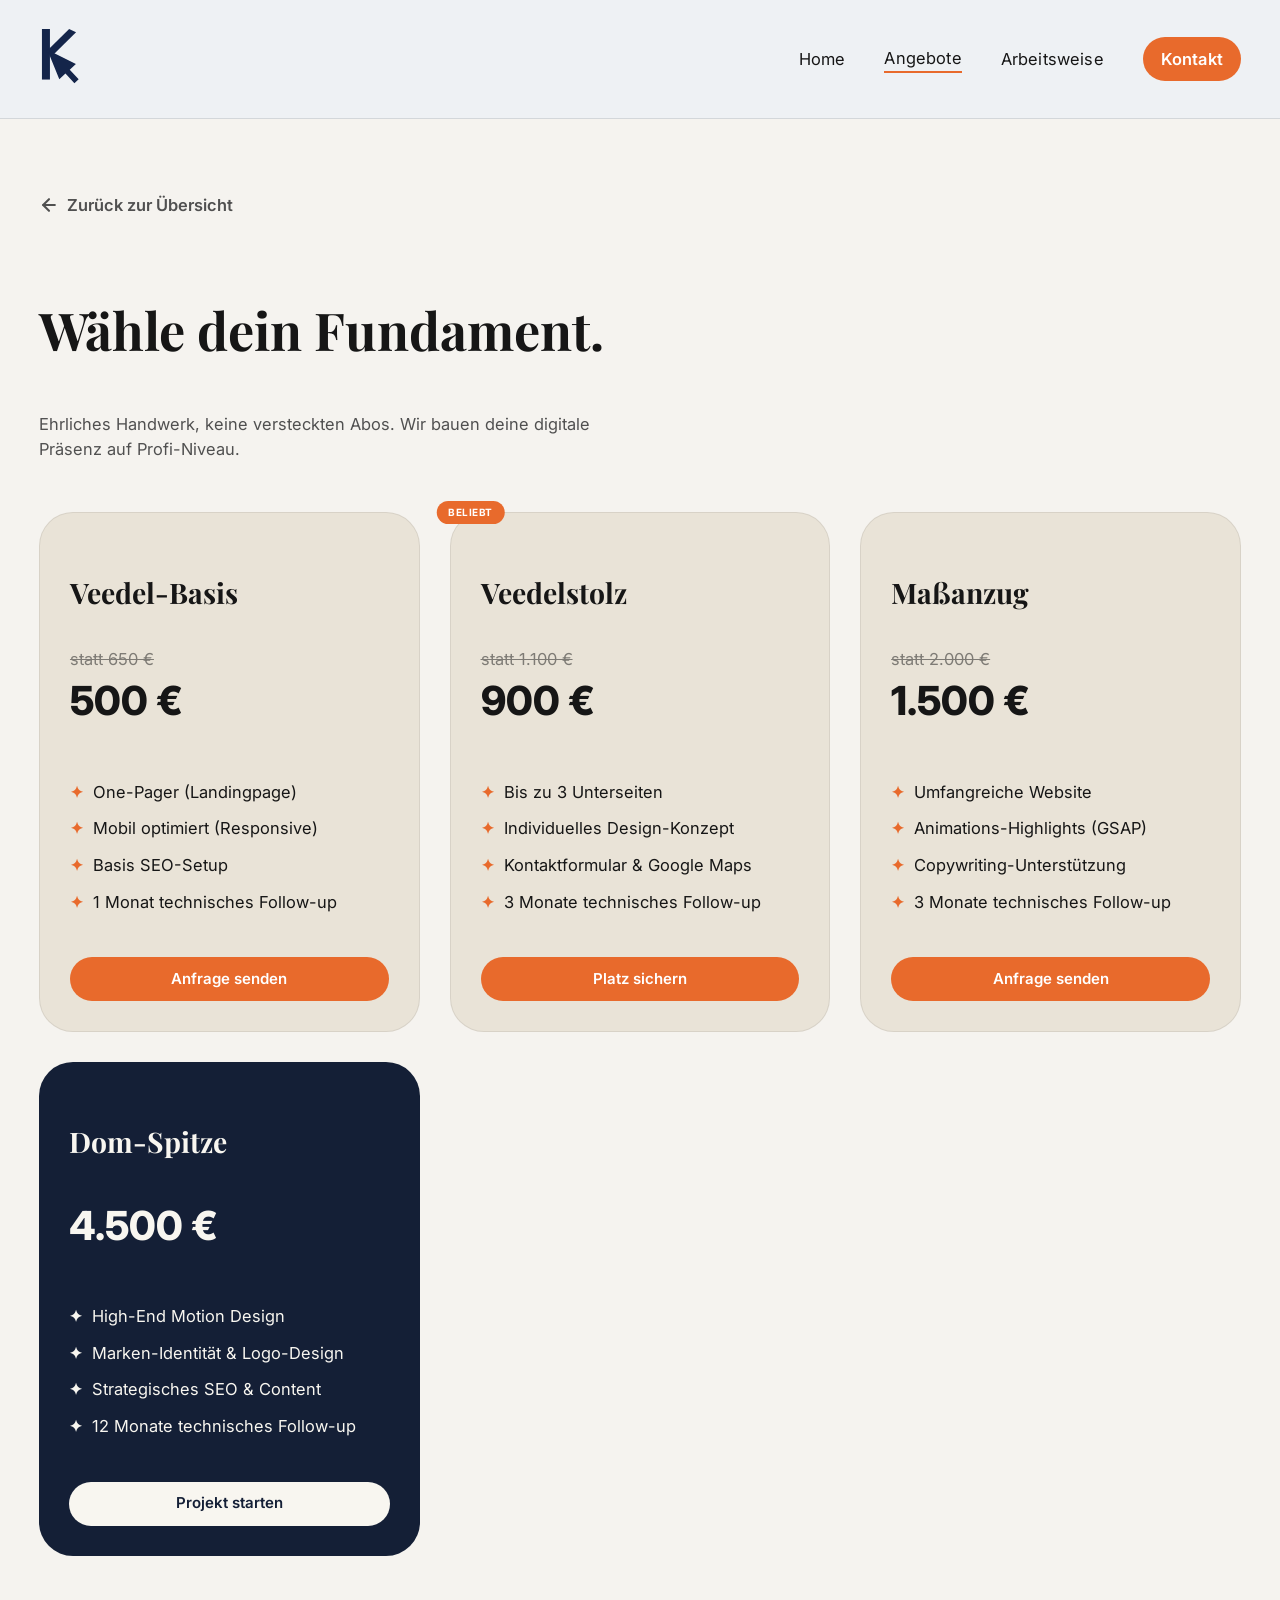
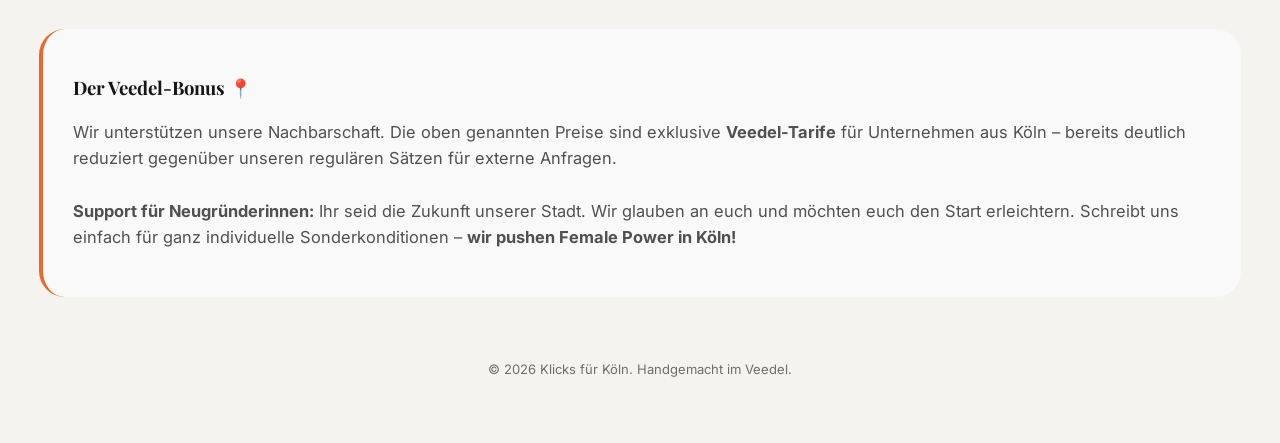
<file: angebote.html>
<!DOCTYPE html>
<html lang="de">
<head>
<meta charset="UTF-8" />
<meta name="viewport" content="width=device-width, initial-scale=1.0" />
<title>Angebote | Klicks für Köln</title>
<link rel="preconnect" href="https://fonts.googleapis.com" />
<link rel="preconnect" href="https://fonts.gstatic.com" crossorigin />
<link href="https://fonts.googleapis.com/css2?family=Inter:wght@400;500;600;700&family=Playfair+Display:wght@600;700;800&display=swap" rel="stylesheet" />
<link rel="stylesheet" href="styles.css" />
<style>
/* Spezifisches Styling für die Angebots-Karten */
.pricing-section { padding: var(--space-6) 0; }

.pricing-grid {
display: grid;
grid-template-columns: repeat(auto-fit, minmax(280px, 1fr));
gap: var(--space-4);
margin-top: var(--space-5);
}

.offer-card {
background: var(--surface);
border: 1px solid var(--border);
border-radius: var(--radius-xl);
padding: var(--space-4);
display: flex;
flex-direction: column;
transition: transform 0.3s ease, box-shadow 0.3s ease;
position: relative;
}

.offer-card:hover {
transform: translateY(-8px);
box-shadow: 0 20px 40px rgba(0,0,0,0.05);
border-color: var(--orange);
}

.offer-card.premium {
background: var(--green-900);
color: var(--white-soft);
border: none;
}

.offer-card h3 {
font-family: "Playfair Display", serif;
font-size: var(--text-lg);
margin-bottom: var(--space-2);
}

.price-box { margin: var(--space-3) 0; }
.old-price { text-decoration: line-through; opacity: 0.5; font-size: var(--text-sm); display: block; }
.current-price { font-size: 2.5rem; font-weight: 800; display: block; }

.feature-list { list-style: none; padding: 0; margin: var(--space-4) 0; flex-grow: 1; }
.feature-list li {
margin-bottom: var(--space-2);
display: flex;
align-items: flex-start;
font-size: var(--text-sm);
line-height: 1.4;
}
.feature-list li::before { content: "✦"; color: var(--orange); margin-right: 10px; font-weight: bold; }
.offer-card.premium .feature-list li::before { color: var(--white-soft); }

.back-link {
display: inline-flex;
align-items: center;
gap: 8px;
margin-bottom: var(--space-4);
font-weight: 600;
color: var(--text-soft);
text-decoration: none;
transition: color 0.2s, transform 0.2s;
}
.back-link:hover { color: var(--orange); transform: translateX(-4px); }

.pilot-badge {
background: var(--orange);
color: white;
padding: 4px 12px;
border-radius: var(--radius-pill);
font-weight: 700;
font-size: 10px;
text-transform: uppercase;
position: absolute;
top: -12px;
left: 20px;
}

.veedel-footer {
margin-top: var(--space-6);
padding: var(--space-4);
background: #f9f9f9;
border-radius: var(--radius-lg);
border-left: 4px solid var(--orange);
}
</style>
</head>
<body>

<header class="site-header">
<div class="header-inner">
<a href="index.html" class="brand"><img src="Logo.svg" alt="Klicks für Köln" class="brand-logo" /></a>
<nav class="desktop-nav">
<a href="index.html">Home</a>
<a href="angebote.html" style="border-bottom: 2px solid var(--orange)">Angebote</a>
<a href="index.html#process">Arbeitsweise</a>
<a href="index.html?openContact=true" class="header-cta-link">Kontakt</a>
</nav>
</div>
</header>

<main class="container" style="padding-top: var(--space-6);">
<a href="index.html" class="back-link">
<svg width="20" height="20" viewBox="0 0 24 24" fill="none" stroke="currentColor" stroke-width="2.5" stroke-linecap="round" stroke-linejoin="round">
<line x1="19" y1="12" x2="5" y2="12"></line>
<polyline points="12 19 5 12 12 5"></polyline>
</svg>
Zurück zur Übersicht
</a>

<section class="pricing-intro">
<h1 style="font-family: 'Playfair Display', serif; font-size: var(--text-xl);">Wähle dein Fundament.</h1>
<p style="color: var(--text-soft); max-width: 600px; margin-top: var(--space-2);">
Ehrliches Handwerk, keine versteckten Abos. Wir bauen deine digitale Präsenz auf Profi-Niveau.
</p>
</section>

<div class="pricing-grid">
<div class="offer-card">
<h3>Veedel-Basis</h3>
<div class="price-box">
<span class="old-price">statt 650 €</span>
<span class="current-price">500 €</span>
</div>
<ul class="feature-list">
<li>One-Pager (Landingpage)</li>
<li>Mobil optimiert (Responsive)</li>
<li>Basis SEO-Setup</li>
<li>1 Monat technisches Follow-up</li>
</ul>
<a href="index.html?openContact=true" class="header-cta-link">Anfrage senden</a>
</div>

<div class="offer-card">
<span class="pilot-badge">Beliebt</span>
<h3>Veedelstolz</h3>
<div class="price-box">
<span class="old-price">statt 1.100 €</span>
<span class="current-price">900 €</span>
</div>
<ul class="feature-list">
<li>Bis zu 3 Unterseiten</li>
<li>Individuelles Design-Konzept</li>
<li>Kontaktformular & Google Maps</li>
<li>3 Monate technisches Follow-up</li>
</ul>
<a href="index.html?openContact=true" class="header-cta-link">Platz sichern</a>
</div>

<div class="offer-card">
<h3>Maßanzug</h3>
<div class="price-box">
<span class="old-price">statt 2.000 €</span>
<span class="current-price">1.500 €</span>
</div>
<ul class="feature-list">
<li>Umfangreiche Website</li>
<li>Animations-Highlights (GSAP)</li>
<li>Copywriting-Unterstützung</li>
<li>3 Monate technisches Follow-up</li>
</ul>
<a href="index.html?openContact=true" class="header-cta-link">Anfrage senden</a>
</div>

<div class="offer-card premium">
<h3>Dom-Spitze</h3>
<div class="price-box">
<span class="current-price">4.500 €</span>
</div>
<ul class="feature-list">
<li>High-End Motion Design</li>
<li>Marken-Identität & Logo-Design</li>
<li>Strategisches SEO & Content</li>
<li>12 Monate technisches Follow-up</li>
</ul>
<a href="index.html?openContact=true" class="header-cta-link" style="background: var(--white-soft); color: var(--green-900) !important;">Projekt starten</a>
</div>
</div>

<div class="veedel-footer">
<h2 style="font-family: 'Playfair Display'; font-size: var(--text-md); margin-bottom: 10px;">Der Veedel-Bonus 📍</h2>
<p style="font-size: var(--text-sm); line-height: 1.6; color: var(--text-soft);">
Wir unterstützen unsere Nachbarschaft. Die oben genannten Preise sind exklusive <strong>Veedel-Tarife</strong>
für Unternehmen aus Köln – bereits deutlich reduziert gegenüber unseren regulären Sätzen für externe Anfragen.
<br><br>
<strong>Support für Neugründerinnen:</strong> Ihr seid die Zukunft unserer Stadt. Wir glauben an euch und
möchten euch den Start erleichtern. Schreibt uns einfach für ganz individuelle Sonderkonditionen –
<strong>wir pushen Female Power in Köln!</strong>
</p>
</div>
</main>

<footer style="padding: var(--space-5) 0; text-align: center; font-size: var(--text-xs); opacity: 0.6;">
<p>&copy; 2026 Klicks für Köln. Handgemacht im Veedel.</p>
</footer>

</body>
</html>
</file>
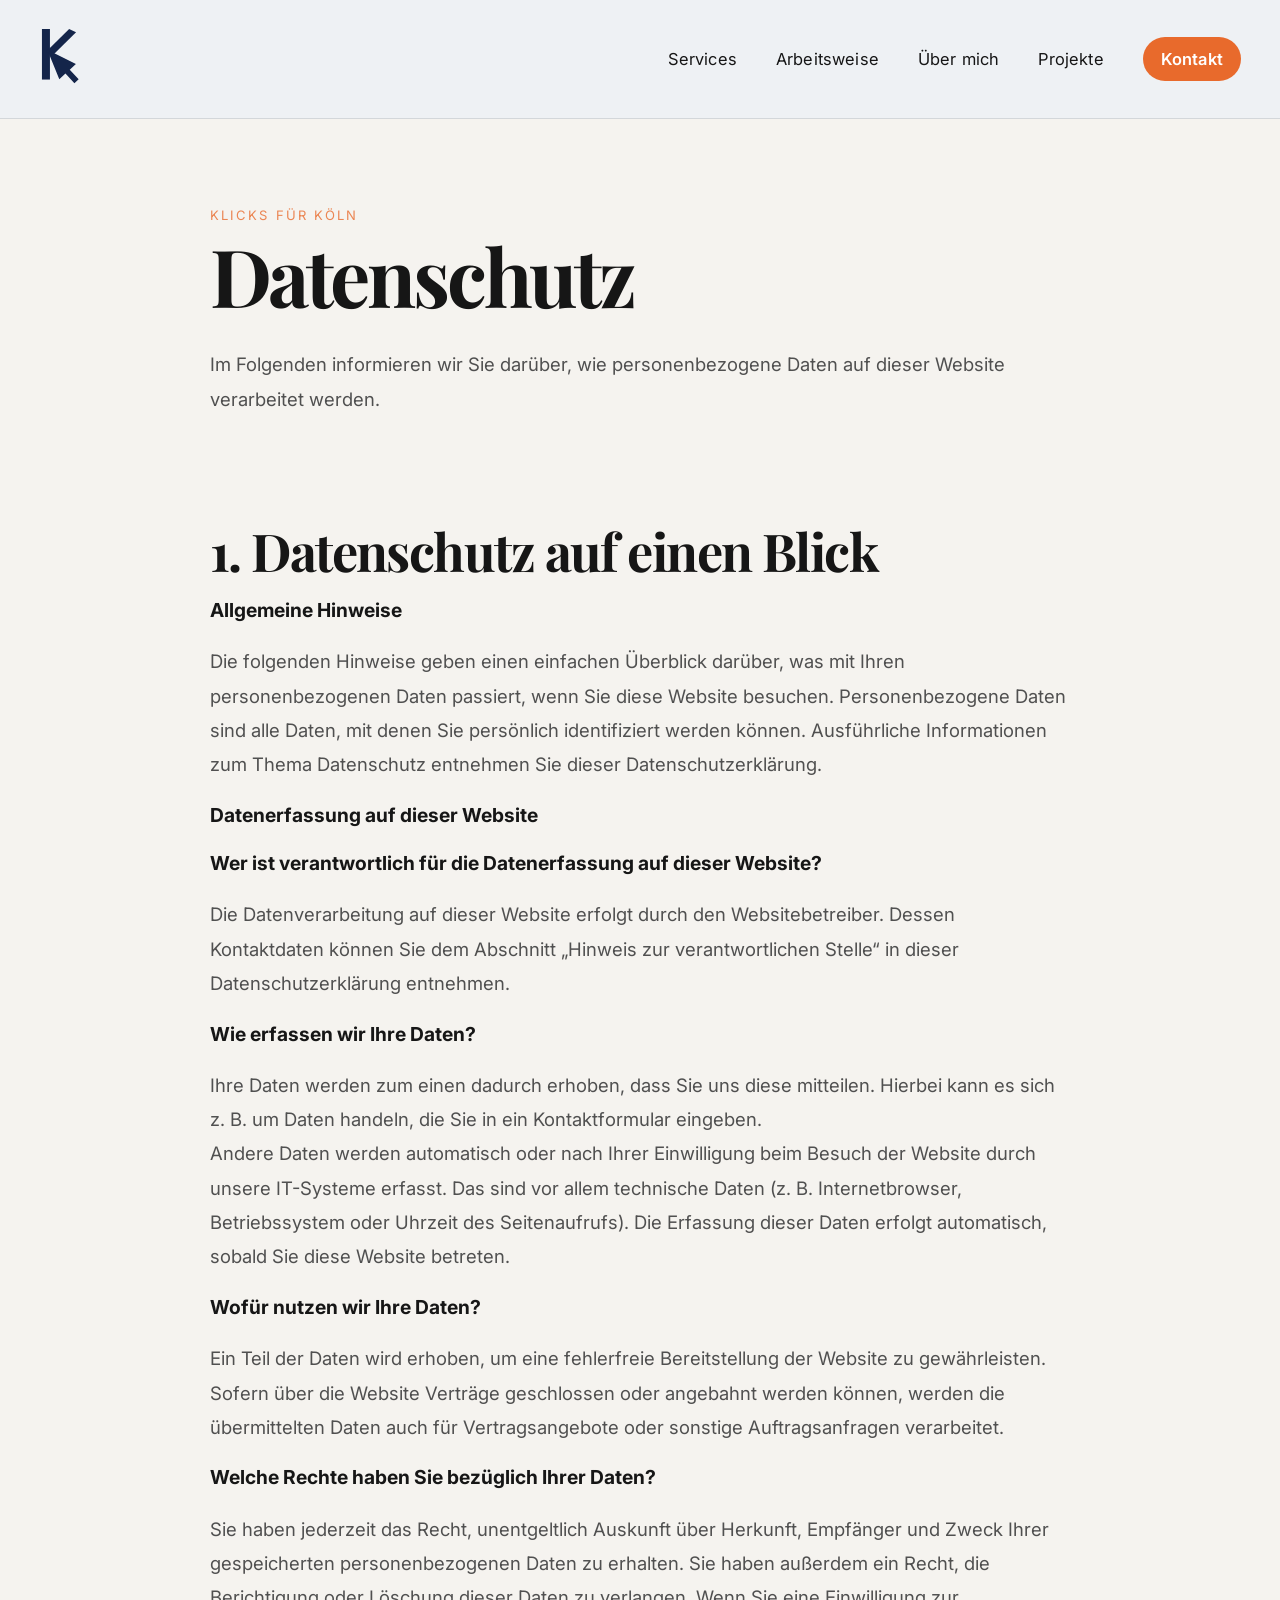
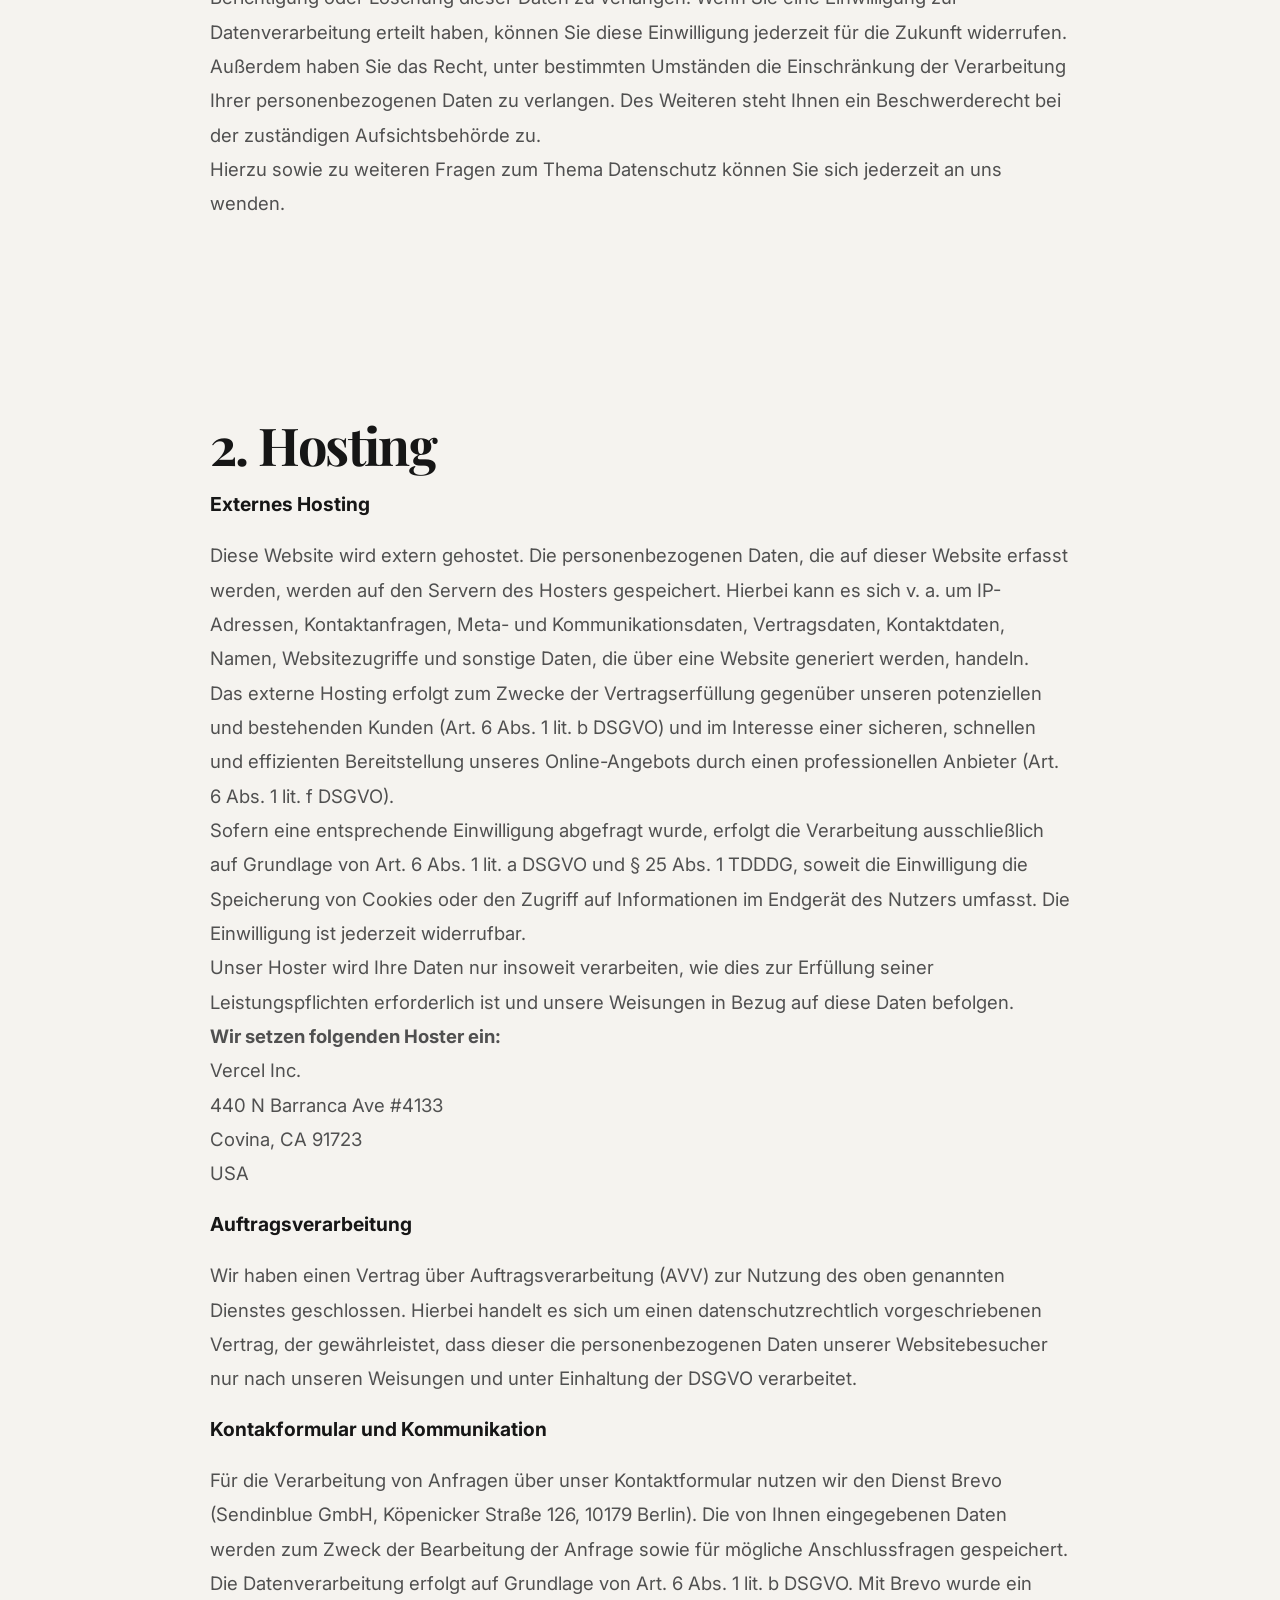
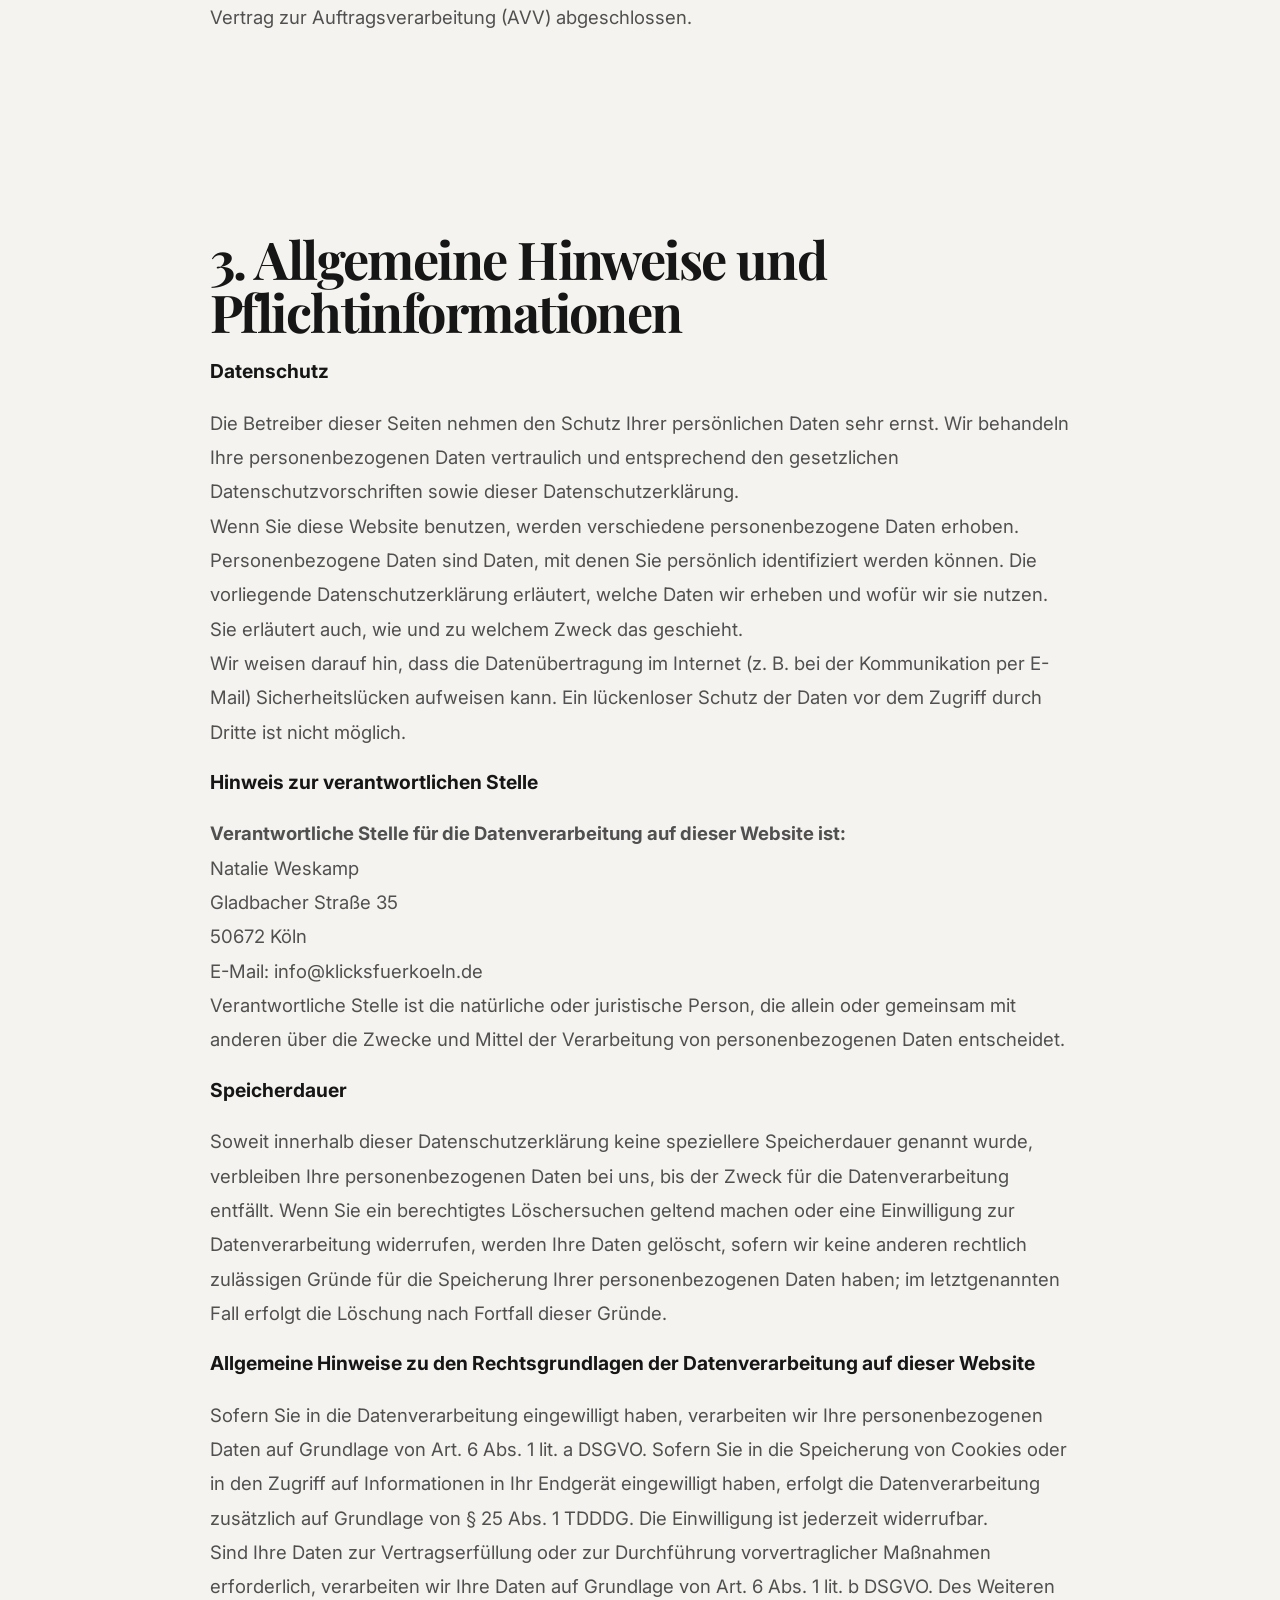
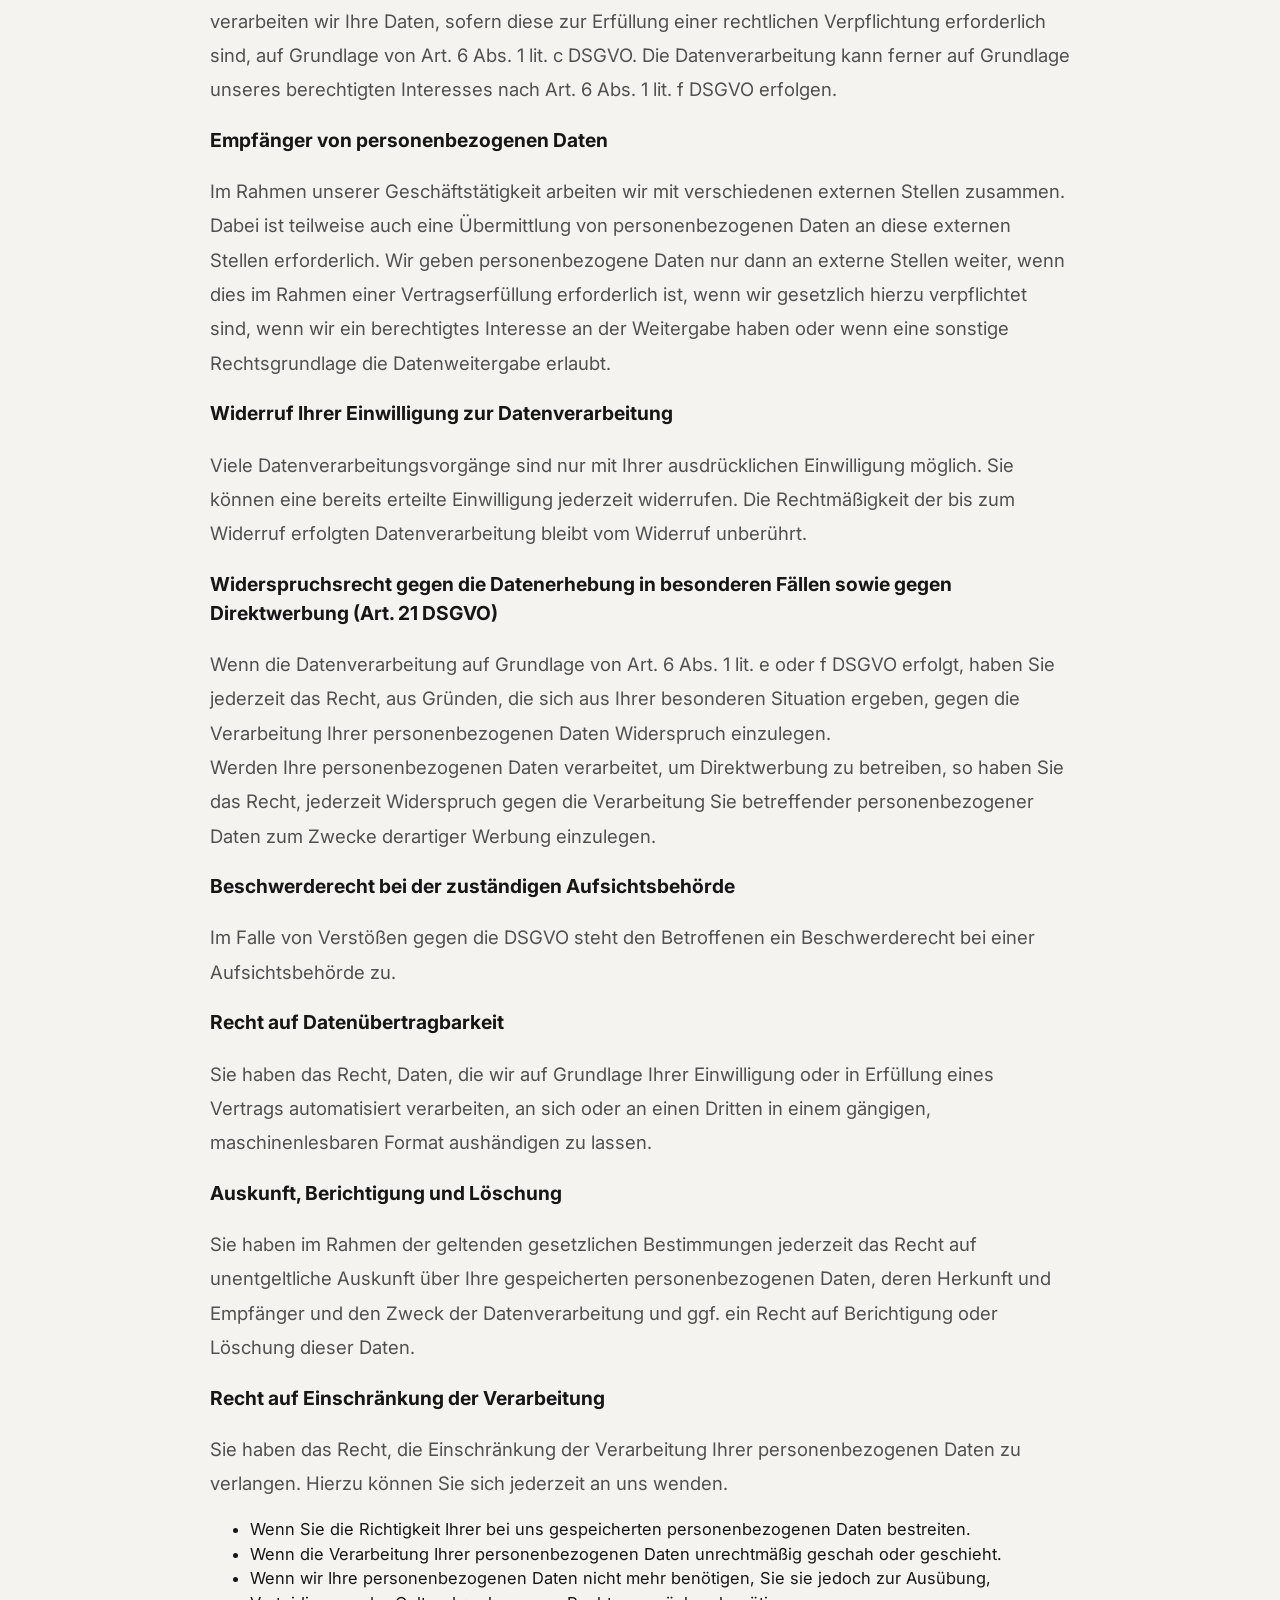
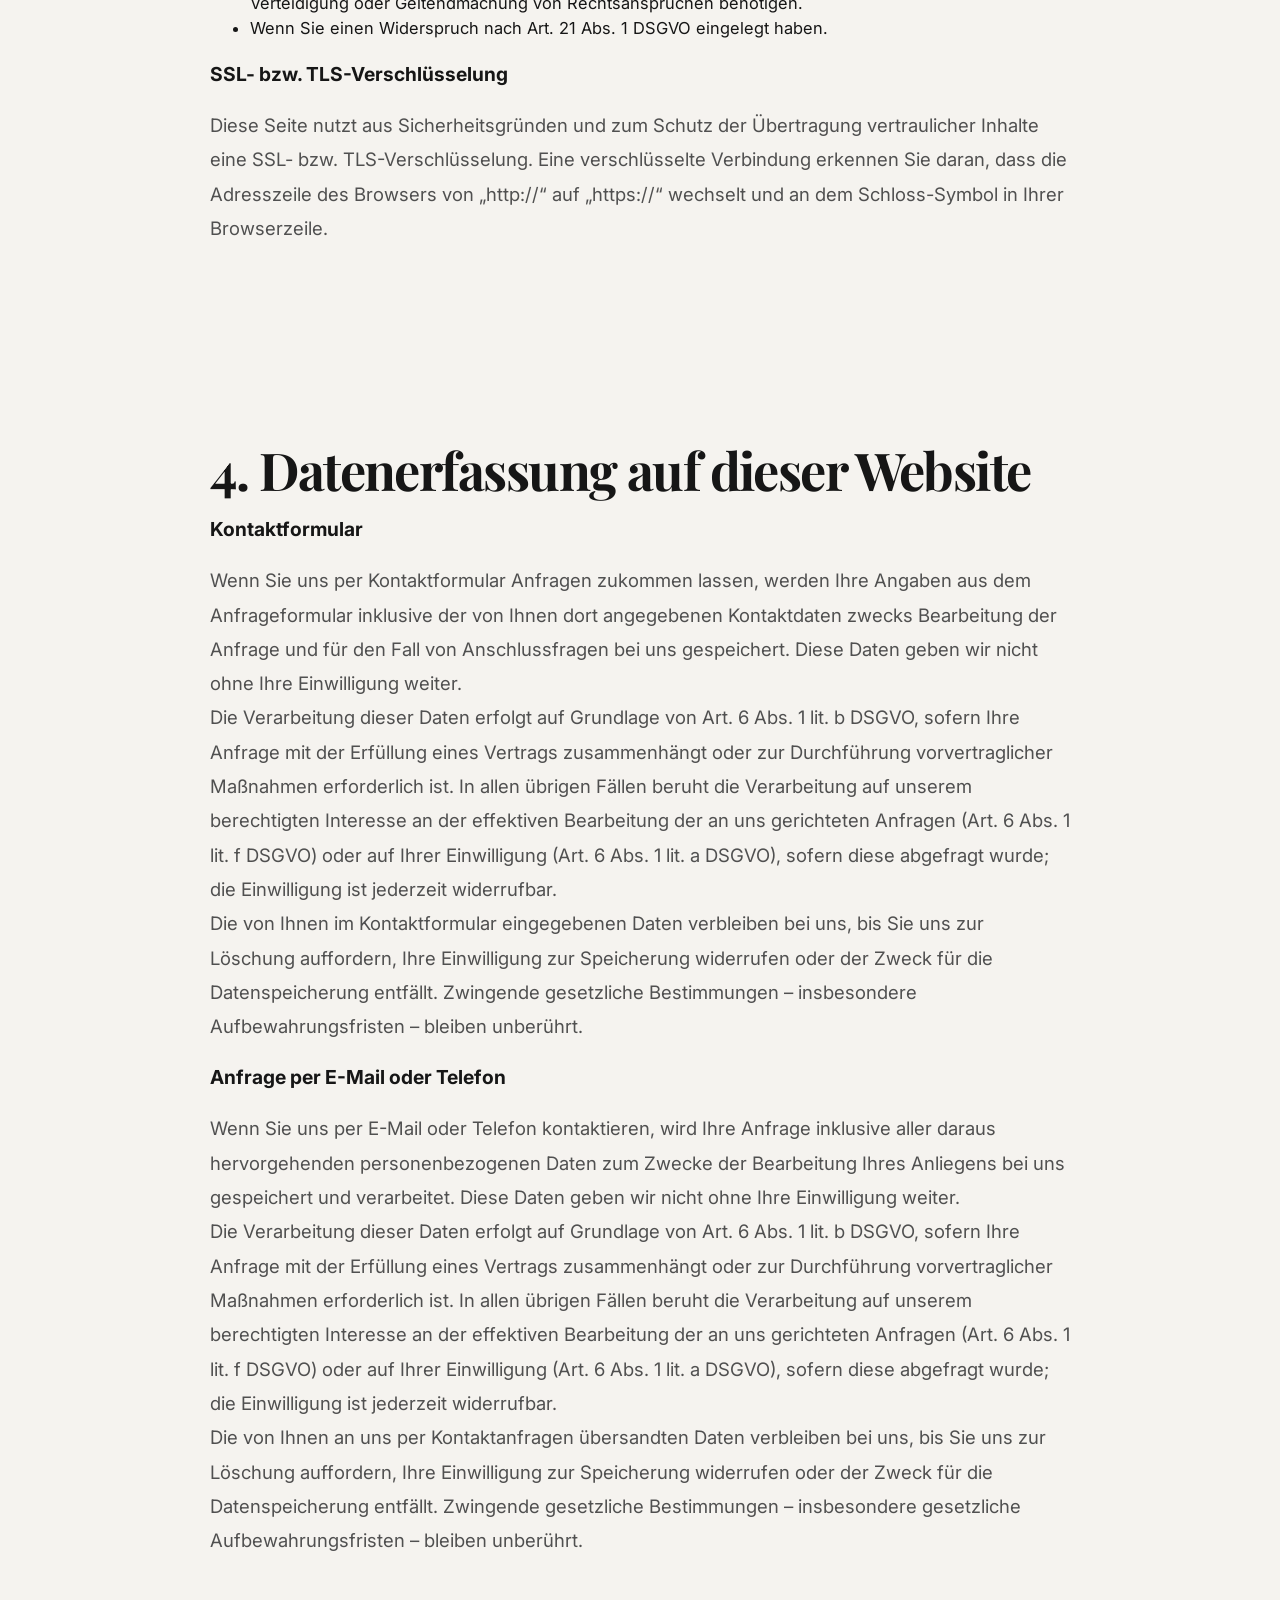
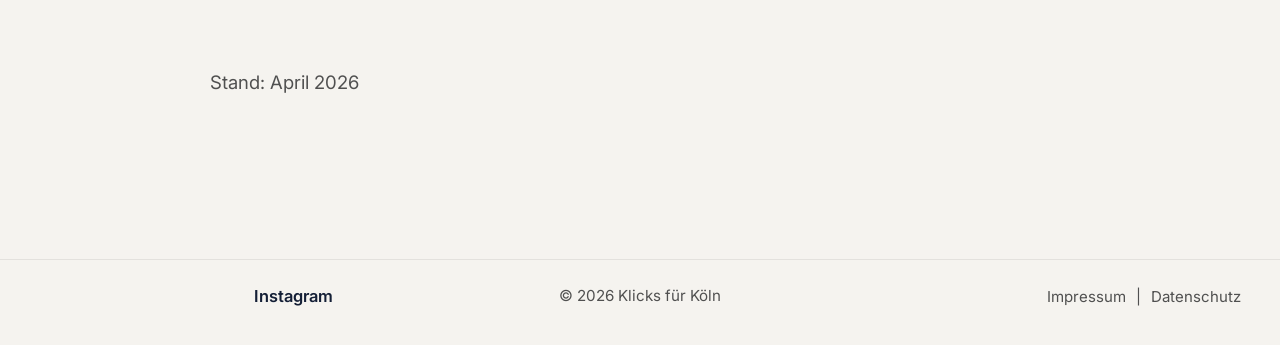
<file: datenschutz.html>
<!DOCTYPE html>
<html lang="de">
<head>
<meta charset="UTF-8" />
<meta name="viewport" content="width=device-width, initial-scale=1.0" />
<title>Datenschutz – Klicks für Köln</title>
<link rel="preconnect" href="https://fonts.googleapis.com" />
<link rel="preconnect" href="https://fonts.gstatic.com" crossorigin />
<link
href="https://fonts.googleapis.com/css2?family=Inter:wght@400;500;600;700&family=Playfair+Display:wght@600;700;800&display=swap"
rel="stylesheet"
/>
<link rel="stylesheet" href="styles.css" />
</head>
<body>
<header class="site-header legal-header">
<div class="header-inner">
<a href="index.html" class="brand"><img src="Logo.svg" alt="Klicks für Köln" class="brand-logo" /></a>

<nav class="desktop-nav" aria-label="Hauptnavigation">
<a href="index.html#services">Services</a>
<a href="index.html#process">Arbeitsweise</a>
<a href="index.html#about">Über mich</a>
<a href="index.html#projects">Projekte</a>
<a href="index.html#contact" class="header-cta-link">Kontakt</a>
</nav>

<button
class="menu-toggle"
type="button"
aria-expanded="false"
aria-controls="mobile-menu"
aria-label="Menü öffnen"
>
<span></span>
<span></span>
<span></span>
</button>
</div>

<div class="mobile-menu" id="mobile-menu">
<nav class="mobile-nav" aria-label="Mobile Navigation">
<a href="index.html#services">Services</a>
<a href="index.html#process">Arbeitsweise</a>
<a href="index.html#about">Über mich</a>
<a href="index.html#projects">Projekte</a>
<a href="index.html#contact" class="mobile-contact-link">Kontakt</a>
</nav>
</div>
</header>

<main class="legal-page">
<div class="container legal-wrap">
<p class="section-kicker">Klicks für Köln</p>
<h1>Datenschutz</h1>

<div class="legal-content">

    <p class="intro">
      Im Folgenden informieren wir Sie darüber, wie personenbezogene Daten auf dieser Website verarbeitet werden.
    </p>

    <section class="section" id="datenschutz-auf-einen-blick">
      <h2>1. Datenschutz auf einen Blick</h2>

      <h3>Allgemeine Hinweise</h3>
      <p>
        Die folgenden Hinweise geben einen einfachen Überblick darüber, was mit Ihren personenbezogenen Daten passiert,
        wenn Sie diese Website besuchen. Personenbezogene Daten sind alle Daten, mit denen Sie persönlich identifiziert
        werden können. Ausführliche Informationen zum Thema Datenschutz entnehmen Sie dieser Datenschutzerklärung.
      </p>

      <h3>Datenerfassung auf dieser Website</h3>

      <h3>Wer ist verantwortlich für die Datenerfassung auf dieser Website?</h3>
      <p>
        Die Datenverarbeitung auf dieser Website erfolgt durch den Websitebetreiber. Dessen Kontaktdaten können Sie dem
        Abschnitt „Hinweis zur verantwortlichen Stelle“ in dieser Datenschutzerklärung entnehmen.
      </p>

      <h3>Wie erfassen wir Ihre Daten?</h3>
      <p>
        Ihre Daten werden zum einen dadurch erhoben, dass Sie uns diese mitteilen. Hierbei kann es sich z. B. um Daten
        handeln, die Sie in ein Kontaktformular eingeben.
      </p>
      <p>
        Andere Daten werden automatisch oder nach Ihrer Einwilligung beim Besuch der Website durch unsere IT-Systeme
        erfasst. Das sind vor allem technische Daten (z. B. Internetbrowser, Betriebssystem oder Uhrzeit des
        Seitenaufrufs). Die Erfassung dieser Daten erfolgt automatisch, sobald Sie diese Website betreten.
      </p>

      <h3>Wofür nutzen wir Ihre Daten?</h3>
      <p>
        Ein Teil der Daten wird erhoben, um eine fehlerfreie Bereitstellung der Website zu gewährleisten. Sofern über
        die Website Verträge geschlossen oder angebahnt werden können, werden die übermittelten Daten auch für
        Vertragsangebote oder sonstige Auftragsanfragen verarbeitet.
      </p>

      <h3>Welche Rechte haben Sie bezüglich Ihrer Daten?</h3>
      <p>
        Sie haben jederzeit das Recht, unentgeltlich Auskunft über Herkunft, Empfänger und Zweck Ihrer gespeicherten
        personenbezogenen Daten zu erhalten. Sie haben außerdem ein Recht, die Berichtigung oder Löschung dieser Daten
        zu verlangen. Wenn Sie eine Einwilligung zur Datenverarbeitung erteilt haben, können Sie diese Einwilligung
        jederzeit für die Zukunft widerrufen. Außerdem haben Sie das Recht, unter bestimmten Umständen die
        Einschränkung der Verarbeitung Ihrer personenbezogenen Daten zu verlangen. Des Weiteren steht Ihnen ein
        Beschwerderecht bei der zuständigen Aufsichtsbehörde zu.
      </p>
      <p>
        Hierzu sowie zu weiteren Fragen zum Thema Datenschutz können Sie sich jederzeit an uns wenden.
      </p>
    </section>

    <section class="section" id="hosting">
      <h2>2. Hosting</h2>

      <h3>Externes Hosting</h3>
      <p>
        Diese Website wird extern gehostet. Die personenbezogenen Daten, die auf dieser Website erfasst werden, werden
        auf den Servern des Hosters gespeichert. Hierbei kann es sich v. a. um IP-Adressen, Kontaktanfragen, Meta- und
        Kommunikationsdaten, Vertragsdaten, Kontaktdaten, Namen, Websitezugriffe und sonstige Daten, die über eine
        Website generiert werden, handeln.
      </p>
      <p>
        Das externe Hosting erfolgt zum Zwecke der Vertragserfüllung gegenüber unseren potenziellen und bestehenden
        Kunden (Art. 6 Abs. 1 lit. b DSGVO) und im Interesse einer sicheren, schnellen und effizienten Bereitstellung
        unseres Online-Angebots durch einen professionellen Anbieter (Art. 6 Abs. 1 lit. f DSGVO).
      </p>
      <p>
        Sofern eine entsprechende Einwilligung abgefragt wurde, erfolgt die Verarbeitung ausschließlich auf Grundlage
        von Art. 6 Abs. 1 lit. a DSGVO und § 25 Abs. 1 TDDDG, soweit die Einwilligung die Speicherung von Cookies oder
        den Zugriff auf Informationen im Endgerät des Nutzers umfasst. Die Einwilligung ist jederzeit widerrufbar.
      </p>
      <p>
        Unser Hoster wird Ihre Daten nur insoweit verarbeiten, wie dies zur Erfüllung seiner Leistungspflichten
        erforderlich ist und unsere Weisungen in Bezug auf diese Daten befolgen.
      </p>

      <div class="contact-box">
        <p><strong>Wir setzen folgenden Hoster ein:</strong></p>
        <p>Vercel Inc.<br />440 N Barranca Ave #4133<br />Covina, CA 91723<br />USA</p>
      </div>

      <h3>Auftragsverarbeitung</h3>
      <p>
        Wir haben einen Vertrag über Auftragsverarbeitung (AVV) zur Nutzung des oben genannten Dienstes geschlossen.
        Hierbei handelt es sich um einen datenschutzrechtlich vorgeschriebenen Vertrag, der gewährleistet, dass dieser
        die personenbezogenen Daten unserer Websitebesucher nur nach unseren Weisungen und unter Einhaltung der DSGVO
        verarbeitet.
      </p>
        
        <h3>Kontakformular und Kommunikation</h3>
      <p>
          Für die Verarbeitung von Anfragen über unser Kontaktformular nutzen wir den Dienst Brevo (Sendinblue GmbH, Köpenicker Straße 126, 10179 Berlin).
          Die von Ihnen eingegebenen Daten werden zum Zweck der Bearbeitung der Anfrage sowie für mögliche Anschlussfragen gespeichert.
          Die Datenverarbeitung erfolgt auf Grundlage von Art. 6 Abs. 1 lit. b DSGVO.
          Mit Brevo wurde ein Vertrag zur Auftragsverarbeitung (AVV) abgeschlossen.
      </p>
        
    </section>

    <section class="section" id="allgemeine-hinweise">
      <h2>3. Allgemeine Hinweise und Pflichtinformationen</h2>

      <h3>Datenschutz</h3>
      <p>
        Die Betreiber dieser Seiten nehmen den Schutz Ihrer persönlichen Daten sehr ernst. Wir behandeln Ihre
        personenbezogenen Daten vertraulich und entsprechend den gesetzlichen Datenschutzvorschriften sowie dieser
        Datenschutzerklärung.
      </p>
      <p>
        Wenn Sie diese Website benutzen, werden verschiedene personenbezogene Daten erhoben. Personenbezogene Daten sind
        Daten, mit denen Sie persönlich identifiziert werden können. Die vorliegende Datenschutzerklärung erläutert,
        welche Daten wir erheben und wofür wir sie nutzen. Sie erläutert auch, wie und zu welchem Zweck das geschieht.
      </p>
      <p>
        Wir weisen darauf hin, dass die Datenübertragung im Internet (z. B. bei der Kommunikation per E-Mail)
        Sicherheitslücken aufweisen kann. Ein lückenloser Schutz der Daten vor dem Zugriff durch Dritte ist nicht
        möglich.
      </p>

      <h3>Hinweis zur verantwortlichen Stelle</h3>
      <div class="contact-box">
        <p><strong>Verantwortliche Stelle für die Datenverarbeitung auf dieser Website ist:</strong></p>
        <p>
          Natalie Weskamp<br />
          Gladbacher Straße 35<br />
          50672 Köln
        </p>
        <p>
          E-Mail:
          <a href="mailto:info@klicksfuerkoeln.de">info@klicksfuerkoeln.de</a>
        </p>
        <!-- Telefonnummer nur einfügen, wenn du sie wirklich angeben willst -->
        <!-- <p>Telefon: <a href="tel:+49XXXXXXXXXXX">+49 ...</a></p> -->
      </div>

      <p>
        Verantwortliche Stelle ist die natürliche oder juristische Person, die allein oder gemeinsam mit anderen über
        die Zwecke und Mittel der Verarbeitung von personenbezogenen Daten entscheidet.
      </p>

      <h3>Speicherdauer</h3>
      <p>
        Soweit innerhalb dieser Datenschutzerklärung keine speziellere Speicherdauer genannt wurde, verbleiben Ihre
        personenbezogenen Daten bei uns, bis der Zweck für die Datenverarbeitung entfällt. Wenn Sie ein berechtigtes
        Löschersuchen geltend machen oder eine Einwilligung zur Datenverarbeitung widerrufen, werden Ihre Daten
        gelöscht, sofern wir keine anderen rechtlich zulässigen Gründe für die Speicherung Ihrer personenbezogenen Daten
        haben; im letztgenannten Fall erfolgt die Löschung nach Fortfall dieser Gründe.
      </p>

      <h3>Allgemeine Hinweise zu den Rechtsgrundlagen der Datenverarbeitung auf dieser Website</h3>
      <p>
        Sofern Sie in die Datenverarbeitung eingewilligt haben, verarbeiten wir Ihre personenbezogenen Daten auf
        Grundlage von Art. 6 Abs. 1 lit. a DSGVO. Sofern Sie in die Speicherung von Cookies oder in den Zugriff auf
        Informationen in Ihr Endgerät eingewilligt haben, erfolgt die Datenverarbeitung zusätzlich auf Grundlage von
        § 25 Abs. 1 TDDDG. Die Einwilligung ist jederzeit widerrufbar.
      </p>
      <p>
        Sind Ihre Daten zur Vertragserfüllung oder zur Durchführung vorvertraglicher Maßnahmen erforderlich,
        verarbeiten wir Ihre Daten auf Grundlage von Art. 6 Abs. 1 lit. b DSGVO. Des Weiteren verarbeiten wir Ihre
        Daten, sofern diese zur Erfüllung einer rechtlichen Verpflichtung erforderlich sind, auf Grundlage von
        Art. 6 Abs. 1 lit. c DSGVO. Die Datenverarbeitung kann ferner auf Grundlage unseres berechtigten Interesses
        nach Art. 6 Abs. 1 lit. f DSGVO erfolgen.
      </p>

      <h3>Empfänger von personenbezogenen Daten</h3>
      <p>
        Im Rahmen unserer Geschäftstätigkeit arbeiten wir mit verschiedenen externen Stellen zusammen. Dabei ist
        teilweise auch eine Übermittlung von personenbezogenen Daten an diese externen Stellen erforderlich. Wir geben
        personenbezogene Daten nur dann an externe Stellen weiter, wenn dies im Rahmen einer Vertragserfüllung
        erforderlich ist, wenn wir gesetzlich hierzu verpflichtet sind, wenn wir ein berechtigtes Interesse an der
        Weitergabe haben oder wenn eine sonstige Rechtsgrundlage die Datenweitergabe erlaubt.
      </p>

      <h3>Widerruf Ihrer Einwilligung zur Datenverarbeitung</h3>
      <p>
        Viele Datenverarbeitungsvorgänge sind nur mit Ihrer ausdrücklichen Einwilligung möglich. Sie können eine
        bereits erteilte Einwilligung jederzeit widerrufen. Die Rechtmäßigkeit der bis zum Widerruf erfolgten
        Datenverarbeitung bleibt vom Widerruf unberührt.
      </p>

      <h3>Widerspruchsrecht gegen die Datenerhebung in besonderen Fällen sowie gegen Direktwerbung (Art. 21 DSGVO)</h3>
      <p>
        Wenn die Datenverarbeitung auf Grundlage von Art. 6 Abs. 1 lit. e oder f DSGVO erfolgt, haben Sie jederzeit das
        Recht, aus Gründen, die sich aus Ihrer besonderen Situation ergeben, gegen die Verarbeitung Ihrer
        personenbezogenen Daten Widerspruch einzulegen.
      </p>
      <p>
        Werden Ihre personenbezogenen Daten verarbeitet, um Direktwerbung zu betreiben, so haben Sie das Recht,
        jederzeit Widerspruch gegen die Verarbeitung Sie betreffender personenbezogener Daten zum Zwecke derartiger
        Werbung einzulegen.
      </p>

      <h3>Beschwerderecht bei der zuständigen Aufsichtsbehörde</h3>
      <p>
        Im Falle von Verstößen gegen die DSGVO steht den Betroffenen ein Beschwerderecht bei einer Aufsichtsbehörde zu.
      </p>

      <h3>Recht auf Datenübertragbarkeit</h3>
      <p>
        Sie haben das Recht, Daten, die wir auf Grundlage Ihrer Einwilligung oder in Erfüllung eines Vertrags
        automatisiert verarbeiten, an sich oder an einen Dritten in einem gängigen, maschinenlesbaren Format
        aushändigen zu lassen.
      </p>

      <h3>Auskunft, Berichtigung und Löschung</h3>
      <p>
        Sie haben im Rahmen der geltenden gesetzlichen Bestimmungen jederzeit das Recht auf unentgeltliche Auskunft
        über Ihre gespeicherten personenbezogenen Daten, deren Herkunft und Empfänger und den Zweck der
        Datenverarbeitung und ggf. ein Recht auf Berichtigung oder Löschung dieser Daten.
      </p>

      <h3>Recht auf Einschränkung der Verarbeitung</h3>
      <p>
        Sie haben das Recht, die Einschränkung der Verarbeitung Ihrer personenbezogenen Daten zu verlangen. Hierzu
        können Sie sich jederzeit an uns wenden.
      </p>
      <ul>
        <li>Wenn Sie die Richtigkeit Ihrer bei uns gespeicherten personenbezogenen Daten bestreiten.</li>
        <li>Wenn die Verarbeitung Ihrer personenbezogenen Daten unrechtmäßig geschah oder geschieht.</li>
        <li>Wenn wir Ihre personenbezogenen Daten nicht mehr benötigen, Sie sie jedoch zur Ausübung, Verteidigung oder Geltendmachung von Rechtsansprüchen benötigen.</li>
        <li>Wenn Sie einen Widerspruch nach Art. 21 Abs. 1 DSGVO eingelegt haben.</li>
      </ul>

      <h3>SSL- bzw. TLS-Verschlüsselung</h3>
      <p>
        Diese Seite nutzt aus Sicherheitsgründen und zum Schutz der Übertragung vertraulicher Inhalte eine SSL- bzw.
        TLS-Verschlüsselung. Eine verschlüsselte Verbindung erkennen Sie daran, dass die Adresszeile des Browsers von
        „http://“ auf „https://“ wechselt und an dem Schloss-Symbol in Ihrer Browserzeile.
      </p>
    </section>

    <section class="section" id="datenerfassung">
      <h2>4. Datenerfassung auf dieser Website</h2>

      <h3>Kontaktformular</h3>
      <p>
        Wenn Sie uns per Kontaktformular Anfragen zukommen lassen, werden Ihre Angaben aus dem Anfrageformular inklusive
        der von Ihnen dort angegebenen Kontaktdaten zwecks Bearbeitung der Anfrage und für den Fall von Anschlussfragen
        bei uns gespeichert. Diese Daten geben wir nicht ohne Ihre Einwilligung weiter.
      </p>
      <p>
        Die Verarbeitung dieser Daten erfolgt auf Grundlage von Art. 6 Abs. 1 lit. b DSGVO, sofern Ihre Anfrage mit der
        Erfüllung eines Vertrags zusammenhängt oder zur Durchführung vorvertraglicher Maßnahmen erforderlich ist. In
        allen übrigen Fällen beruht die Verarbeitung auf unserem berechtigten Interesse an der effektiven Bearbeitung
        der an uns gerichteten Anfragen (Art. 6 Abs. 1 lit. f DSGVO) oder auf Ihrer Einwilligung (Art. 6 Abs. 1 lit. a
        DSGVO), sofern diese abgefragt wurde; die Einwilligung ist jederzeit widerrufbar.
      </p>
      <p>
        Die von Ihnen im Kontaktformular eingegebenen Daten verbleiben bei uns, bis Sie uns zur Löschung auffordern,
        Ihre Einwilligung zur Speicherung widerrufen oder der Zweck für die Datenspeicherung entfällt. Zwingende
        gesetzliche Bestimmungen – insbesondere Aufbewahrungsfristen – bleiben unberührt.
      </p>

      <h3>Anfrage per E-Mail oder Telefon</h3>
      <p>
        Wenn Sie uns per E-Mail oder Telefon kontaktieren, wird Ihre Anfrage inklusive aller daraus hervorgehenden
        personenbezogenen Daten zum Zwecke der Bearbeitung Ihres Anliegens bei uns gespeichert und verarbeitet. Diese
        Daten geben wir nicht ohne Ihre Einwilligung weiter.
      </p>
      <p>
        Die Verarbeitung dieser Daten erfolgt auf Grundlage von Art. 6 Abs. 1 lit. b DSGVO, sofern Ihre Anfrage mit der
        Erfüllung eines Vertrags zusammenhängt oder zur Durchführung vorvertraglicher Maßnahmen erforderlich ist. In
        allen übrigen Fällen beruht die Verarbeitung auf unserem berechtigten Interesse an der effektiven Bearbeitung
        der an uns gerichteten Anfragen (Art. 6 Abs. 1 lit. f DSGVO) oder auf Ihrer Einwilligung (Art. 6 Abs. 1 lit. a
        DSGVO), sofern diese abgefragt wurde; die Einwilligung ist jederzeit widerrufbar.
      </p>
      <p>
        Die von Ihnen an uns per Kontaktanfragen übersandten Daten verbleiben bei uns, bis Sie uns zur Löschung
        auffordern, Ihre Einwilligung zur Speicherung widerrufen oder der Zweck für die Datenspeicherung entfällt.
        Zwingende gesetzliche Bestimmungen – insbesondere gesetzliche Aufbewahrungsfristen – bleiben unberührt.
      </p>
    </section>

    <p class="note">Stand: April 2026</p>
  </main>


<footer class="site-footer">
<div class="footer-inner">
<a
class="footer-social"
href="https://www.instagram.com/klicksfuerkoeln/"
target="_blank"
rel="noopener noreferrer"
>
Instagram
</a>

<p class="footer-copy">© 2026 Klicks für Köln</p>

<div class="footer-links">
<a href="impressum.html">Impressum</a>
<span>|</span>
<a href="datenschutz.html">Datenschutz</a>
</div>
</div>
</footer>

<script src="script.js"></script>
</body>
</html>
</file>
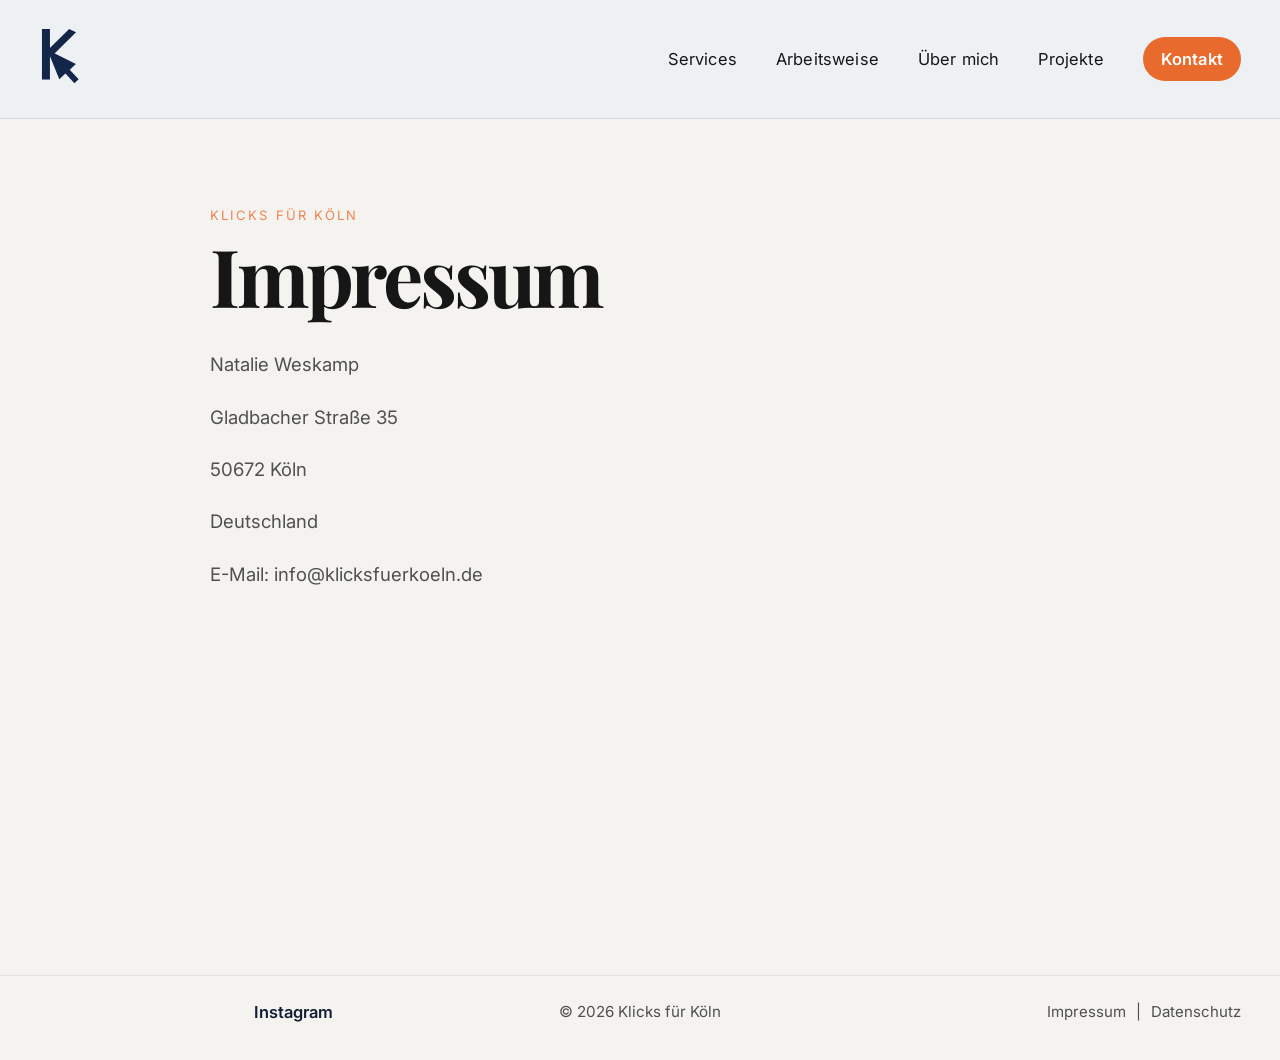
<file: impressum.html>
<!DOCTYPE html>
<html lang="de">
<head>
<meta charset="UTF-8" />
<meta name="viewport" content="width=device-width, initial-scale=1.0" />
<title>Impressum – Klicks für Köln</title>
<link rel="preconnect" href="https://fonts.googleapis.com" />
<link rel="preconnect" href="https://fonts.gstatic.com" crossorigin />
<link
href="https://fonts.googleapis.com/css2?family=Inter:wght@400;500;600;700&family=Playfair+Display:wght@600;700;800&display=swap"
rel="stylesheet"
/>
<link rel="stylesheet" href="styles.css" />
</head>
<body>
<header class="site-header legal-header">
<div class="header-inner">
<a href="index.html" class="brand"><img src="Logo.svg" alt="Klicks für Köln" class="brand-logo" /></a>

<nav class="desktop-nav" aria-label="Hauptnavigation">
<a href="index.html#services">Services</a>
<a href="index.html#process">Arbeitsweise</a>
<a href="index.html#about">Über mich</a>
<a href="index.html#projects">Projekte</a>
<a href="index.html#contact" class="header-cta-link">Kontakt</a>
</nav>

<button
class="menu-toggle"
type="button"
aria-expanded="false"
aria-controls="mobile-menu"
aria-label="Menü öffnen"
>
<span></span>
<span></span>
<span></span>
</button>
</div>

<div class="mobile-menu" id="mobile-menu">
<nav class="mobile-nav" aria-label="Mobile Navigation">
<a href="index.html#services">Services</a>
<a href="index.html#process">Arbeitsweise</a>
<a href="index.html#about">Über mich</a>
<a href="index.html#projects">Projekte</a>
<a href="index.html#contact" class="mobile-contact-link">Kontakt</a>
</nav>
</div>
</header>

<main class="legal-page">
<div class="container legal-wrap">
<p class="section-kicker">Klicks für Köln</p>
<h1>Impressum</h1>

<div class="legal-content">
<p>Natalie Weskamp</p>
<p>Gladbacher Straße 35</p>
<p>50672 Köln</p>
<p>Deutschland</p>

<p>E-Mail: info@klicksfuerkoeln.de</p>
</div>
</div>
</main>

<footer class="site-footer">
<div class="footer-inner">
<a
class="footer-social"
href="https://www.instagram.com/klicksfuerkoeln/"
target="_blank"
rel="noopener noreferrer"
>
Instagram
</a>

<p class="footer-copy">© 2026 Klicks für Köln</p>

<div class="footer-links">
<a href="impressum.html">Impressum</a>
<span>|</span>
<a href="datenschutz.html">Datenschutz</a>
</div>
</div>
</footer>

<script src="script.js"></script>
</body>
</html>
</file>
<file: styles.css>
:root {
/* Colors */
--bg: var(--color-offwhite);
--bg-soft: var(--color-soft);
--surface: #e9e3d7;
--surface-2: #dfd7ca;

--color-navy: #141827;
--color-dark-section-gradient: linear-gradient(
180deg,
#101624 0%,
#141d31 42%,
#1b2638 72%,
#25313a 100%
);
--color-offwhite: #f7f4ec;
--color-soft: #f3f1ec;

--green-950: #111827;
--green-900: #141f36;
--green-850: #1b2a47;
--green-800: #24365c;
--green-700: #314974;
--green-500: #5e7094;

--text: #161616;
--text-soft: #505050;
--white-soft: #f8f6f0;

--orange: #d76c2f;
--orange-dark: #b95b27;

--border: rgba(22, 22, 22, 0.08);
--border-strong: rgba(22, 22, 22, 0.18);

/* Radius */
--radius-xl: 2.125rem;
--radius-lg: 1.625rem;
--radius-md: 1.125rem;
--radius-pill: 999rem;

/* Layout */
--page-pad-x: clamp(1.125rem, 1rem + 1.8vw, 2.625rem);
--container: 82.5rem;
--header-height: 7.4rem;

/* Fluid spacing */
--space-1: clamp(0.5rem, 0.45rem + 0.15vw, 0.75rem);
--space-2: clamp(0.75rem, 0.65rem + 0.25vw, 1.125rem);
--space-3: clamp(1rem, 0.85rem + 0.45vw, 1.75rem);
--space-4: clamp(1.5rem, 1.15rem + 0.9vw, 2.75rem);
--space-5: clamp(2.25rem, 1.7rem + 1.8vw, 5rem);
--space-6: clamp(3.5rem, 2.2rem + 3vw, 7.5rem);

/* Fluid type */
--text-xs: clamp(0.78rem, 0.75rem + 0.08vw, 0.86rem);
--text-sm: clamp(0.95rem, 0.92rem + 0.15vw, 1.03rem);
--text-md: clamp(1.02rem, 0.96rem + 0.25vw, 1.18rem);
--text-lg: clamp(1.35rem, 1.05rem + 0.9vw, 2rem);
--text-xl: clamp(2rem, 1.1rem + 2.7vw, 4.2rem);
--hero-xl: clamp(3.4rem, 1.8rem + 5.4vw, 8.4rem);
}

*,
*::before,
*::after {
box-sizing: border-box;
}

html {
scroll-behavior: smooth;
-webkit-text-size-adjust: 100%;
text-size-adjust: 100%;
}

body {
margin: 0;
min-width: 20rem;
font-family: "Inter", sans-serif;
font-size: var(--text-sm);
color: var(--text);
background: var(--bg);
line-height: 1.5;
-webkit-font-smoothing: antialiased;
text-rendering: optimizeLegibility;
}

body.modal-open {
overflow: visible;
}

img,
picture,
svg,
canvas,
video {
display: block;
max-width: 100%;
height: auto;
}

a {
color: inherit;
text-decoration: none;
}

button,
input,
textarea,
select {
font: inherit;
}

button {
cursor: pointer;
}

.container {
width: min(100% - (2 * var(--page-pad-x)), var(--container));
margin-inline: auto;
}

/* Header */

.site-header {
position: sticky;
top: 0;
z-index: 1000;
min-height: var(--header-height);
background: rgba(247, 244, 236, 0.94);
backdrop-filter: blur(0.625rem);
-webkit-backdrop-filter: blur(0.625rem);
border-bottom: 1px solid rgba(20, 24, 39, 0.12);
}

.header-inner {
width: 100%;
min-height: var(--header-height);
padding-inline: var(--page-pad-x);
display: flex;
align-items: center;
justify-content: space-between;
gap: var(--space-3);
}

.brand {
display: inline-flex;
align-items: center;
line-height: 0;
color: var(--color-navy);
white-space: nowrap;
min-width: 0;
max-width: min(78vw, 19rem);
flex: 1 1 auto;
}

.brand-logo {
height: clamp(2.8rem, 2.25rem + 1.9vw, 4rem);
width: auto;
max-width: 100%;
display: block;
object-fit: contain;
}

.desktop-nav {
display: none;
align-items: center;
gap: clamp(1.5rem, 1rem + 1.8vw, 2.875rem);
}

.desktop-nav a {
color: rgba(20, 24, 39, 0.86);
font-size: var(--text-sm);
letter-spacing: 0.01em;
transition: opacity 0.2s ease;
}

.desktop-nav a:hover {
opacity: 0.72;
}

.header-cta,
.header-cta-link {
display: inline-flex;
align-items: center;
justify-content: center;
min-height: 2.75rem;
padding-inline: 1.125rem;
border: none;
border-radius: var(--radius-pill);
background: var(--orange);
color: #fff !important;
font-weight: 600;
font-size: 0.94rem;
transition: transform 0.2s ease, background 0.2s ease;
}

.header-cta:hover,
.header-cta-link:hover {
transform: translateY(-1px);
background: var(--orange-dark);
}

.menu-toggle {
width: 3rem;
height: 3rem;
border: none;
background: none;
display: inline-flex;
flex-direction: column;
justify-content: center;
gap: 0.3125rem;
padding: 0;
flex: 0 0 auto;
margin-left: auto;
position: relative;
z-index: 4;
}

.menu-toggle span {
display: block;
width: 1.625rem;
height: 0.125rem;
margin-left: auto;
border-radius: 999rem;
background: var(--color-navy);
}

.mobile-menu {
display: none;
background: var(--color-offwhite);
border-top: 1px solid rgba(255, 255, 255, 0.08);
}

.mobile-menu.is-open {
display: block;
}

.mobile-nav {
width: min(100% - (2 * var(--page-pad-x)), var(--container));
margin-inline: auto;
padding: 0.625rem 0 1.375rem;
display: grid;
gap: 0.25rem;
}

.mobile-nav a,
.mobile-contact-btn,
.mobile-contact-link {
border: none;
background: none;
text-align: left;
padding: 0.9375rem 0;
color: var(--color-navy);
font-size: 1.04rem;
border-bottom: 1px solid rgba(255, 255, 255, 0.1);
}

.mobile-contact-btn,
.mobile-contact-link {
color: var(--orange) !important;
font-weight: 600;
}

/* ==========================================================================
HERO SECTION & GRAPHIC
========================================================================== */

.hero {
  position: relative;
  overflow: visible;
  background: var(--color-dark-section-gradient);
  padding-block: clamp(2rem, 5vw, 4rem) clamp(2rem, 5vw, 4rem);
}

.hero-single {
  position: relative;
  width: min(100% - (2 * var(--page-pad-x)), var(--container));
  margin-inline: auto;
  padding-top: 0;
  padding-bottom: 0;
  margin-bottom: 0;
  z-index: 1;
}

.hero h1 {
  position: relative;
  z-index: 2;
  margin: 0 auto;
  font-family: "Inter", sans-serif;
  font-weight: 700;
  font-size: clamp(3.2rem, 11vw, 4.8rem);
  line-height: 1.02;
  letter-spacing: 0.02em;
  text-align: center;
  max-width: 9ch;
  text-transform: none;
}

.hero h1 br {
  display: block;
  content: "";
  margin-top: 0.14em;
}

/* ==========================================================================
HERO GRAPHIC
========================================================================== */

.hero-graphic {
  position: relative;
  z-index: 1;
  width: 100%;
  margin: clamp(0.75rem, 3vw, 1.5rem) auto 0;
  display: flex;
  justify-content: center;
  align-items: flex-start;
  pointer-events: none;
}

.hero-graphic-svg {
  display: block;
  width: 100%;
  height: auto;
  object-fit: contain;
}

.mobile-only {
  display: block;
  max-width: 380px;
  margin-inline: auto;
}

.desktop-only {
  display: none !important;
}

/* ==========================================================================
HERO MESSAGE / CTA
========================================================================== */
/* ==========================================================================
HERO MESSAGE / CTA — RESET TO CORRECT ORDER
========================================================================== */

/* Die alten Subline-Texte komplett entfernen */
.hero-message h2,
.hero-message .hero-message-title,
.hero-message p,
.hero-message .hero-message-subline {
  display: none !important;
}

/* Hero-Message wird nur noch als CTA-Block unter der Grafik genutzt */
.hero-message {
  position: relative !important;
  z-index: 2;
  width: min(100% - (2 * var(--page-pad-x)), 760px);
  margin: clamp(1.5rem, 4vw, 2.75rem) auto 0;
  padding: 0;
  text-align: center;
}

/* CTA immer untereinander auf Mobile */
.hero-message .cta-row,
.hero-message .hero-cta-row {
  position: relative !important;
  display: flex;
  flex-direction: column;
  align-items: center;
  justify-content: center;
  gap: clamp(0.9rem, 3vw, 1.25rem);
  margin-top: 0;
  transform: none !important;
}

/* ==========================================================================
GRAPHIC VISIBILITY
========================================================================== */

.hero-graphic {
  position: relative !important;
  z-index: 1;
  display: block;
  width: min(100% - (2 * var(--page-pad-x)), var(--container));
  margin-inline: auto;
  margin-bottom: 0;
  padding: 0;
  pointer-events: none;
  transform: none !important;
}

.hero-graphic-svg {
  display: block;
  width: 100%;
  height: auto;
  max-width: none;
  margin-inline: auto;
  object-fit: contain;
  transform: none !important;
}

.mobile-only {
  display: block !important;
  width: 100%;
  max-width: 620px;
  margin-inline: auto;
}

.desktop-only {
  display: none !important;
}

/* ==========================================================================
DESKTOP
========================================================================== */

@media (min-width: 768px) {
  .mobile-only {
    display: none !important;
  }

  .desktop-only {
    display: block !important;
    width: 100%;
    max-width: 1560px;
    margin-inline: auto;
  }

  .hero-message {
    width: min(100% - (2 * var(--page-pad-x)), 980px);
    margin: clamp(1.5rem, 2.2vw, 2.5rem) auto 0;
    text-align: center;
  }

  .hero-message .cta-row,
  .hero-message .hero-cta-row {
    flex-direction: row;
    justify-content: center;
    align-items: center;
    gap: clamp(1rem, 1.5vw, 1.5rem);
  }
}
/* ==========================================================================
MOBILE PILOT OFFER BLOCK
zwischen Hero und Services
========================================================================== */

.pilot-offer {
display: block;
padding: 3.75rem 1.25rem 3.75rem;
margin-top: 0;
}

.pilot-offer__inner {
background: linear-gradient(180deg, var(--color-offwhite) 0%, #fffdf8 100%);
border: 1px solid rgba(20, 24, 39, 0.14);
border-radius: 1.5rem;
padding: 1.45rem 1.25rem 1.45rem;
box-shadow: 0 26px 56px rgba(20, 24, 39, 0.2);
}

.pilot-offer__eyebrow {
margin: 0 0 0.55rem;
font-family: "Inter", sans-serif;
font-size: 0.88rem;
line-height: 1;
font-weight: 600;
letter-spacing: 0.08em;
text-transform: uppercase;
color: var(--orange);
}

.pilot-offer__title {
margin: 0 0 0.8rem;
font-family: "Inter", sans-serif;
font-size: clamp(1.45rem, 5.4vw, 1.9rem);
line-height: 1.08;
font-weight: 700;
color: var(--text);
}

.pilot-offer__text {
margin: 0 0 1rem;
font-family: "Inter", sans-serif;
font-size: 1rem;
line-height: 1.5;
color: var(--text-soft);
}

.pilot-offer__list {
list-style: none;
margin: 0 0 1.25rem;
padding: 0;
display: grid;
gap: 0.65rem;
grid-template-columns: 1fr;
}

.pilot-offer__list li {
position: relative;
padding-left: 1.35rem;
font-family: "Inter", sans-serif;
font-size: 0.97rem;
line-height: 1.45;
color: var(--text);
}

.pilot-offer__list li::before {
content: "";
position: absolute;
left: 0;
top: 0.42rem;
width: 0.42rem;
height: 0.42rem;
border-radius: 50%;
background: var(--color-navy);
}

.pilot-offer__button {
display: inline-flex;
align-items: center;
justify-content: center;
width: 100%;
min-height: 3.35rem;
padding: 0.95rem 1.2rem;
border: none;
border-radius: 999rem;
background: var(--orange);
color: #fff;
font-family: "Inter", sans-serif;
font-size: 1rem;
font-weight: 600;
letter-spacing: 0.01em;
transition: transform 0.18s ease, background 0.18s ease;
}

.pilot-offer__button:hover,
.pilot-offer__button:active {
background: #c85d24;
transform: translateY(-1px);
}


.pilot-offer__actions {
display: flex;
justify-content: center;
}

.pilot-offer__actions .pilot-offer__button {
width: min(100%, 18rem);
}

@media (min-width: 768px) {
.pilot-offer {
padding: 5rem 2rem 5rem;
margin-top: 0;
}

.pilot-offer__inner {
max-width: 70rem;
margin-inline: auto;
padding: 1.8rem 2rem;
}

.pilot-offer__list {
grid-template-columns: 1fr;
max-width: 34rem;
}
}

.usp-section {
padding-block: clamp(5rem, 9vw, 9rem);
background: var(--color-dark-section-gradient);
}

.usp-section .section-kicker, .usp-section h2, .usp-section__lead, .usp-section__intro {
color: #f8f7f3;
}

.usp-section__container {
display: grid;
gap: 1.25rem;
max-width: 78rem;
}

.usp-section h2 {
font-size: clamp(2.3rem, 2rem + 2vw, 3.4rem);
line-height: 1.02;
}

.usp-section__lead {
margin: 0;
font-size: clamp(1.35rem, 1.05rem + 0.95vw, 1.85rem);
font-weight: 600;
line-height: 1.45;
max-width: 52rem;
color: rgba(248, 247, 243, 0.9);
}

.usp-section__intro {
margin: 0.25rem 0 0;
max-width: 46rem;
line-height: 1.75;
color: rgba(248, 247, 243, 0.83);
}

.usp-carousel-controls {
display: flex;
justify-content: flex-end;
gap: 0.75rem;
margin-top: 1rem;
}

.usp-nav {
width: 2.8rem;
height: 2.8rem;
border-radius: 999rem;
border: 1px solid rgba(248,247,243,0.35);
background: rgba(248,247,243,0.08);
color: #fff;
font-size: 1.4rem;
line-height: 1;
}

.usp-nav:hover {
background: rgba(248,247,243,0.18);
}

.usp-grid {
margin-top: 2.2rem;
display: grid;
grid-auto-flow: column;
grid-auto-columns: minmax(17rem, 24rem);
overflow-x: auto;
gap: 1.25rem;
padding-bottom: 0.75rem;
scroll-snap-type: x proximity;
}
.usp-grid::-webkit-scrollbar{height:10px;}
.usp-grid::-webkit-scrollbar-track{background:rgba(255,255,255,0.14);border-radius:999rem;}
.usp-grid::-webkit-scrollbar-thumb{background:#2ec4a7;border-radius:999rem;}

.usp-card {
background: #f8f7f3;
border: 1px solid rgba(20,24,39,0.1);
border-radius: 1.25rem;
padding: 1.7rem;
min-height: 11.25rem;
box-shadow: 0 16px 34px rgba(4,8,18,0.18);
scroll-snap-align: start;
position: relative;
}
.usp-card::before{content:"";position:absolute;top:1rem;right:1rem;width:1.4rem;height:1.4rem;border-radius:0.4rem;border:1px dashed rgba(20,24,39,0.25);}
.usp-card h3 { margin:0 0 0.7rem; font-size:1.18rem; }
.usp-card p { margin:0; color:var(--text-soft); line-height:1.65; }

@media (min-width: 900px) {
.usp-section__container {
 gap: 1.5rem;
}
}

.about-layout {
display: grid;
grid-template-columns: 1fr;
gap: 1.75rem;
align-items: center;
grid-template-areas:
"kicker"
"portrait"
"content";
}
.about-kicker { grid-area: kicker; }
.about-content { grid-area: content; }
.about-portrait-wrap { grid-area: portrait; }

.about-portrait-wrap {
display: flex;
justify-content: center;
text-decoration: none;
}

.about-portrait {
width: clamp(180px, 22vw, 220px);
height: clamp(220px, 26vw, 280px);
object-fit: cover;
border-radius: 1.4rem;
box-shadow: 0 10px 30px rgba(0,0,0,0.08);
}

.about-say-hi {
display: inline-flex;
margin-top: 1rem;
color: #ffffff;
font-weight: 600;
text-decoration: none;
border-bottom: 1px solid currentColor;
padding-bottom: 0.1rem;
}

@media (min-width: 860px) {
.about-layout {
grid-template-columns: 1fr 320px;
grid-template-areas:
"kicker portrait"
"content portrait";
gap: 3rem;
}
.about-portrait-wrap {
justify-content: flex-start;
}
}

@media (max-width: 768px) {
.about-layout {
grid-template-columns: 1fr;
}

.about-content {
text-align: center;
}

.about-portrait-wrap {
order: -1;
justify-content: center;
}
}


/* ==========================================================================
SECTION 2 (SERVICES) & ÜBERGÄNGE
========================================================================== */

.section {
padding-block: var(--space-6);
}

.services {
background: #fff;
/* Zieht die Sektion auf Mobil näher an die Grafik ran */
margin-top: 1rem !important;
}

@media (min-width: 768px) {
.services {
margin-top: clamp(4rem, 6vw, 6rem);
}
}

.section-head { margin-bottom: var(--space-4); }
.section-head--center { text-align: center; }

.section-kicker {
margin: 0 0 0.75rem;
font-size: var(--text-xs);
letter-spacing: 0.16em;
text-transform: uppercase;
color: var(--green-500);
}

.section h2 {
margin: 0;
font-family: "Playfair Display", serif;
font-size: var(--text-xl);
line-height: 1.02;
letter-spacing: -0.03em;
}

/* ==========================================================================
PFAD-STYLES (IDs für Animation)
========================================================================== */

/* --- 1. Die Fassungen & Basis (Dunkler Ton: #D26D14) --- */
#fassung-links,
#fassung-rechts {
fill: #D26D14;
stroke: none;
}

/* --- 2. Die Filamente (Helles Leuchten: #F4DE85) --- */
#filament-links,
#filament-rechts,
#filament-mobil {
stroke: #F4DE85;
stroke-width: 2.5;
stroke-linecap: round;
}

/* --- 3. Die Bulb & das Leucht-O (Dein Standard-Orange) --- */
/* Die Bulb ist der Glaskörper, der soll im kräftigen Orange strahlen */
#bulb,
#bulb-mobil,
#leucht-o,
#leucht-o-mobil {
fill: var(--orange);
stroke: none;
}

/* --- 4. Der Dom (Spitzen + Basis) & Restliche Elemente --- */
/* Hier stellen wir sicher, dass der Dom komplett orange ist */
#spitzen,
#spitzen-mobil,
#basis,
#basis-mobil,
#dom,
#dom-mobil,
#powerbutton,
#powerbutton-mobil,
#cursor,
#cursor-mobil,
#group-1 { /* Deine Gruppe für die Desktop-Elemente */
fill: var(--orange);
stroke: none;
}

/* --- 5. Alle Leitungen & Pfade (Nur Kontur, keine Füllung) --- */
#leitung,
#leitung-mobil,
#line-horizontal,
#line-horizontal-mobil,
#line-vertikal,
#line-vertikal-mobil {
fill: none;
stroke: var(--orange);
stroke-width: 3;
stroke-linecap: round;
}


/* Alles auf klein geschrieben korrigiert */
#dom-mobil,
#leucht-o-mobil,
#leitung-mobil,
#cursor-mobil {
visibility: visible;
}



/* Services */

.services-layout {
width: min(100% - (2 * var(--page-pad-x)), var(--container));
margin-inline: auto;
display: grid;
gap: clamp(2rem, 1.5rem + 2vw, 4.75rem);
align-items: start;
}

.services-left h2 {
margin-bottom: clamp(1.5rem, 1rem + 1.6vw, 2.25rem);
font-family: "Inter", sans-serif;
font-weight: 700;
font-size: clamp(2.4rem, 1.4rem + 3vw, 4.4rem);
line-height: 0.95;
letter-spacing: -0.05em;
}

.services-list {
display: grid;
gap: clamp(0.875rem, 0.7rem + 0.5vw, 1.5rem);
}

.service-link {
border: none;
background: none;
padding: 0;
text-align: left;
font-family: "Inter", sans-serif;
font-size: clamp(1.6rem, 1rem + 2vw, 4rem);
font-weight: 600;
line-height: 0.98;
letter-spacing: -0.045em;
color: rgba(23, 23, 23, 0.42);
transition: color 0.2s ease;
}

.service-link:hover {
color: var(--green-900);
}

.service-link.is-active {
color: var(--green-900);
}

.services-right {
display: flex;
flex-direction: column;
justify-content: center;
gap: var(--space-3);
}

.services-brand {
margin: 0;
max-width: 34rem;
color: var(--green-900);
font-size: var(--text-md);
line-height: 1.8;
}

.services-description {
margin: 0;
max-width: 34rem;
color: var(--text-soft);
font-size: var(--text-md);
line-height: 1.82;
}

/* Desktop layout switches */

@media (min-width: 48rem) {
.desktop-nav {
display: flex;
}

.menu-toggle,
.mobile-menu {
display: none !important;
}

.services-layout,
.embedded-contact-grid {
grid-template-columns: 1.02fr 0.98fr;
}

.footer-inner {
grid-template-columns: 1fr auto 1fr;
align-items: center;
text-align: left;
}

.footer-inner > *:nth-child(2) {
justify-self: center;
}

.footer-inner > *:last-child {
justify-self: end;
}
}

@media (min-width: 64rem) {
.hero {
padding-block: 6.25rem 8rem;
}
}

/* Process */

.process {
background: var(--color-soft);
}

.process-center {
width: min(100% - (2 * var(--page-pad-x)), 61.25rem);
margin-inline: auto;
}

.process-list {
display: grid;
gap: var(--space-2);
}

.process-item {
display: grid;
grid-template-columns: 3.5rem 1fr;
gap: var(--space-3);
padding-block: clamp(1.125rem, 1rem + 0.5vw, 1.5rem);
border-bottom: 1px solid var(--border);
}

.process-number {
font-family: "Playfair Display", serif;
font-size: clamp(1.65rem, 1.35rem + 0.8vw, 1.95rem);
line-height: 1;
color: var(--orange);
}

.process-item h3 {
margin: 0 0 0.625rem;
font-size: clamp(1.05rem, 1rem + 0.25vw, 1.18rem);
}

.process-item p {
margin: 0;
max-width: 52ch;
color: var(--text-soft);
line-height: 1.76;
}

/* About */

.about-copy {
width: min(100% - (2 * var(--page-pad-x)), 70rem);
margin-inline: auto;
}

.about h2,
.about-copy h2 {
max-width: 14ch;
text-wrap: balance;
}

.about-copy p:not(.section-kicker) {
margin: 1.125rem 0 0;
max-width: 52rem;
color: var(--text-soft);
line-height: 1.84;
font-size: var(--text-md);
}

.about-statement {
padding-block: clamp(6rem, 10vw, 10rem);
background: var(--color-dark-section-gradient);
color: #f8f7f3;
}

/*.about-statement .container {
max-width: none;
}*/

.about-statement h2 {
max-width: 22ch;
margin: 0;

font-family: "Inter", sans-serif;
font-weight: 700;

font-size: clamp(2.6rem, 4.2vw, 4.8rem); /* 🔥 deutlich ruhiger */
line-height: 1;
letter-spacing: -0.03em;
}

.about-subtext {
margin-top: 1.8rem;
max-width: 36rem;

font-size: 1rem;
line-height: 1.7;
color: var(--text-soft);
}

/* Projects */

.project-list {
display: grid;
gap: var(--space-3);
}

.project-card {
background: rgba(255, 255, 255, 0.3);
border: 1px solid var(--border);
border-radius: var(--radius-xl);
padding: clamp(1.25rem, 1rem + 1vw, 1.75rem) clamp(1.125rem, 1rem + 0.8vw, 1.5rem);
}

.project-card h3 {
margin: 0 0 0.875rem;
font-family: "Playfair Display", serif;
font-size: clamp(1.45rem, 1.2rem + 0.8vw, 1.8rem);
}

.project-card a {
color: var(--orange);
font-weight: 600;
}

/* Embedded contact */

.embedded-contact-grid {
width: min(100% - (2 * var(--page-pad-x)), 70rem);
margin-inline: auto;
display: grid;
gap: clamp(1.75rem, 1.3rem + 1.5vw, 4rem);
align-items: start;
}

.embedded-contact-copy h2 {
max-width: 14ch;
text-wrap: balance;
}

.embedded-contact-copy p:not(.section-kicker) {
margin: 1rem 0 0;
max-width: 38rem;
color: var(--text-soft);
line-height: 1.8;
}

.embedded-contact-form {
display: grid;
gap: 1.5rem;
padding-top: 0.25rem;
}

/* Line fields */

.line-field {
display: block;
}

.line-field span {
display: block;
margin-bottom: 0.75rem;
font-size: var(--text-sm);
color: var(--text-soft);
}

.required {
color: var(--orange);
}

.line-field input,
.line-field textarea {
width: 100%;
border: none;
border-bottom: 1px solid var(--border-strong);
background: transparent;
padding: 0 0 0.875rem;
color: var(--text);
outline: none;
border-radius: 0;
}

.line-field input:focus,
.line-field textarea:focus {
border-bottom-color: var(--green-900);
}

.textarea-field textarea {
min-height: 7.5rem;
resize: vertical;
}

.form-privacy {
margin: 0;
font-size: 0.94rem;
color: var(--text-soft);
line-height: 1.7;
}

.form-privacy a {
color: var(--orange);
}

.form-status {
margin: 0;
color: var(--green-900);
font-size: 0.95rem;
}

/* Buttons */

.btn {
display: inline-flex;
align-items: center;
justify-content: center;
min-height: 3.5rem;
padding-inline: 1.5rem;
border: none;
border-radius: var(--radius-pill);
font-weight: 600;
font-size: 1rem;
transition: transform 0.2s ease, background 0.2s ease;
}

.btn:hover {
transform: translateY(-1px);
}

.btn-orange {
background: var(--orange);
color: #fff;
}

.btn-orange:hover {
background: var(--orange-dark);
}

/* Footer */

.site-footer {
margin-top: clamp(4rem, 3rem + 2vw, 5.5rem);
padding: 1.5rem 0 2.25rem;
border-top: 1px solid var(--border);
background: var(--bg);
}

.footer-inner {
width: min(100% - (2 * var(--page-pad-x)), var(--container));
margin-inline: auto;
display: grid;
gap: 0.75rem;
justify-items: center;
text-align: center;
}

.footer-social {
color: var(--green-900);
font-weight: 600;
}

.footer-copy {
margin: 0;
color: var(--text-soft);
font-size: 0.95rem;
}

.footer-links {
display: flex;
align-items: center;
gap: 0.625rem;
flex-wrap: wrap;
justify-content: center;
}

.footer-links a,
.footer-links span {
color: var(--text-soft);
font-size: 0.94rem;
}

/* Floating button */

.floating-project-btn {
position: fixed;
right: clamp(1rem, 0.8rem + 0.8vw, 1.375rem);
bottom: clamp(1rem, 0.8rem + 0.8vw, 1.375rem);
z-index: 1200;
display: inline-flex;
align-items: center;
justify-content: center;
width: clamp(4.5rem, 4rem + 1.5vw, 6rem);
height: clamp(4.5rem, 4rem + 1.5vw, 6rem);
border-radius: 50%;
background: #25d366;
color: #fff;
box-shadow: 0 14px 32px rgba(37, 211, 102, 0.3);
animation: pulseProjectBtn 2s ease-in-out infinite;
transition: opacity 0.3s ease, transform 0.3s ease;
opacity: 1;
transform: none;
visibility: visible;
text-decoration: none;
}

.floating-project-btn svg {
width: 52%;
height: 52%;
}

@media (max-width: 767px) {
.floating-project-btn {
opacity: 0;
pointer-events: none;
transition: opacity 0.4s ease;
}
}

@keyframes pulseProjectBtn {
0%, 100% {
transform: scale(1);
}
50% {
transform: scale(1.07);
}
}

/* Contact modal */

.contact-modal {
position: fixed;
inset: 0;
z-index: 2000;
display: none;
}

.contact-modal.is-open {
display: block;
}

.contact-backdrop {
position: absolute;
inset: 0;
background: rgba(15, 15, 15, 0.46);
}

.contact-dialog {
position: relative;
width: min(calc(100% - 1.5rem), 47.5rem);
max-height: calc(100dvh - 1.5rem);
overflow: auto;
margin: 0.75rem auto;
background: var(--bg);
border-radius: 1.75rem;
padding: 1.875rem 1.375rem 1.5rem;
box-shadow: 0 24px 60px rgba(0, 0, 0, 0.16);
}

.contact-close {
position: absolute;
top: 0.875rem;
right: 0.875rem;
width: 2.75rem;
height: 2.75rem;
border: none;
border-radius: 999rem;
background: var(--surface);
color: var(--text);
font-size: 1.65rem;
line-height: 1;
}

.contact-kicker {
margin: 0 0 0.625rem;
font-size: var(--text-xs);
letter-spacing: 0.16em;
text-transform: uppercase;
color: var(--green-500);
}

.contact-dialog h2 {
margin: 0;
max-width: 16ch;
font-family: "Playfair Display", serif;
font-size: clamp(2rem, 5vw, 3rem);
line-height: 1.02;
letter-spacing: -0.03em;
text-wrap: balance;
}

.contact-form {
margin-top: 1.75rem;
display: grid;
gap: 1.5rem;
}

.submit-btn {
width: 100%;
}

/* Flyer popup */

.flyer-popup {
position: fixed;
inset: 0;
z-index: 2200;
display: none;
}

.flyer-popup.is-open {
display: block;
}

.flyer-popup__backdrop {
position: absolute;
inset: 0;
background: rgba(18, 18, 18, 0.42);
}

.flyer-popup__card {
position: relative;
width: min(calc(100% - 1.5rem), 26.25rem);
margin: 18vh auto 0;
background: var(--bg);
color: var(--text);
border-radius: 1.75rem;
padding: 1.5rem 1.25rem 1.375rem;
box-shadow: 0 24px 60px rgba(0, 0, 0, 0.16);
}

.flyer-popup__x {
position: absolute;
top: 0.75rem;
right: 0.75rem;
width: 2.5rem;
height: 2.5rem;
border: none;
border-radius: 999rem;
background: var(--surface);
color: var(--text);
font-size: 1.5rem;
line-height: 1;
}

.flyer-popup__kicker {
margin: 0 0 0.625rem;
font-size: var(--text-xs);
letter-spacing: 0.16em;
text-transform: uppercase;
color: var(--green-500);
}

.flyer-popup__card h2 {
margin: 0;
font-family: "Playfair Display", serif;
font-size: clamp(1.9rem, 6vw, 2.5rem);
line-height: 1.04;
letter-spacing: -0.03em;
text-wrap: balance;
}

.flyer-popup__card p {
margin: 1rem 0 0;
color: var(--text-soft);
line-height: 1.72;
}

.flyer-popup__card .btn {
width: 100%;
margin-top: 1.25rem;
}

.flyer-popup__mail {
display: inline-block;
margin-top: 0.875rem;
color: var(--orange);
font-weight: 600;
word-break: break-word;
}


/* Legal pages */

.legal-page {
padding: clamp(4rem, 3rem + 3vw, 5.5rem) 0;
min-height: calc(100vh - var(--header-height));
}

.legal-wrap {
width: min(100% - (2 * var(--page-pad-x)), 53.75rem);
margin-inline: auto;
}

.legal-wrap h1 {
margin: 0;
font-family: "Playfair Display", serif;
font-size: clamp(3rem, 7vw, 5rem);
line-height: 0.95;
letter-spacing: -0.04em;
text-wrap: balance;
}

.legal-content {
margin-top: 2.125rem;
display: grid;
gap: 1.125rem;
}

.legal-content p {
margin: 0;
font-size: var(--text-md);
line-height: 1.85;
color: var(--text-soft);
}

/* Responsive switches */

@media (min-width: 48rem) {
.desktop-nav {
display: flex;
}
  
.menu-toggle,
.mobile-menu {
display: none !important;
}

.embedded-contact-grid {
grid-template-columns: 0.88fr 1.12fr;
}

.contact-dialog {
margin: 2.5rem auto;
padding: 2.25rem 2.125rem 1.75rem;
}

.submit-btn {
width: auto;
min-width: 13.75rem;
}

.floating-project-btn {
right: 2.8rem;
bottom: 5.5rem;
width: clamp(4.8rem, 4.2rem + 1.2vw, 6.2rem);
height: clamp(4.8rem, 4.2rem + 1.2vw, 6.2rem);
}

.footer-inner {
grid-template-columns: 1fr auto 1fr;
align-items: center;
text-align: left;
}

.footer-inner > *:nth-child(2) {
justify-self: center;
}

.footer-inner > *:last-child {
justify-self: end;
}
}


@media (max-width: 48rem) {
.section {
padding-block: clamp(3.5rem, 8vw, 5rem);
}

.hero {
padding-block: clamp(3.75rem, 8vw, 5.5rem);
}

.services-layout,
.embedded-contact-grid,
.process-list,
.project-list {
gap: 1.5rem;
}

.about-statement {
padding-block: clamp(4rem, 8vw, 5.5rem);
}

}


@media (min-width: 64rem) {
.section-head--center h2 {
max-width: 12ch;
margin-inline: auto;
}
}


/*DESKTOP*/
@media (min-width: 860px) {
.hero h1 {
font-size: clamp(5rem, 7vw, 8.2rem);
line-height: 0.9;
letter-spacing: -0.05em;
white-space: nowrap;
max-width: none;
}

.hero h1 br {
margin-top: 0.28em;
}
}

/* === Entrance Animation === */

.hero-title-anim,
.services-anim,
.floating-project-btn {
will-change: transform, opacity;
}

#powerbutton-mobil {
-webkit-touch-callout: none;
-webkit-user-select: none;
user-select: none;
-webkit-tap-highlight-color: transparent;
cursor: pointer;
}

.hero-graphic {
position: relative;
}

.hero-graphic * {
-webkit-touch-callout: none;
-webkit-user-select: none;
user-select: none;
-webkit-tap-highlight-color: transparent;
}

.hero-touch-left {
position: absolute;
left: 0;
top: 0;
width: 38%;
height: 100%;
z-index: 10;
background: transparent;
touch-action: pan-y;
}


/* --- Angebote Page Ergänzungen --- */

.pricing-grid {
display: grid;
grid-template-columns: repeat(auto-fit, minmax(280px, 1fr));
gap: var(--space-4);
margin-top: var(--space-5);
margin-bottom: var(--space-6);
}

.offer-card {
background: var(--surface);
border: 1px solid var(--border);
border-radius: var(--radius-xl);
padding: var(--space-4);
display: flex;
flex-direction: column;
transition: transform 0.3s cubic-bezier(0.2, 0, 0.2, 1), box-shadow 0.3s ease;
position: relative;
}

.offer-card:hover {
transform: translateY(-8px);
box-shadow: 0 20px 40px rgba(0, 0, 0, 0.05);
border-color: var(--orange);
}

/* Highlight für das Premium-Paket */
.offer-card.premium {
background: var(--color-navy);
color: var(--white-soft) !important;
border: none;
}

.offer-card h3 {
font-family: "Playfair Display", serif;
font-size: var(--text-lg);
margin-bottom: var(--space-1);
}

.price-box {
margin: var(--space-3) 0;
}

.old-price {
text-decoration: line-through;
opacity: 0.5;
font-size: var(--text-sm);
display: block;
}

.current-price {
font-size: 2.25rem;
font-weight: 800;
color: var(--text);
}

.offer-card.premium .current-price {
color: var(--white-soft);
}

.feature-list {
list-style: none;
padding: 0;
margin: var(--space-4) 0;
flex-grow: 1;
}

.feature-list li {
margin-bottom: var(--space-2);
display: flex;
align-items: flex-start;
font-size: var(--text-sm);
line-height: 1.4;
}

.feature-list li::before {
content: "✦";
color: var(--orange);
margin-right: 12px;
font-weight: bold;
}

.offer-card.premium .feature-list li::before {
color: var(--white-soft);
}

/* Der "Zurück zur Startseite" Link */
.back-home-link {
display: inline-flex;
align-items: center;
gap: 0.5rem;
margin-bottom: var(--space-4);
font-weight: 600;
color: var(--text-soft);
transition: color 0.2s ease;
}

.back-home-link:hover {
color: var(--orange);
}

.pilot-badge {
position: absolute;
top: -12px;
left: 50%;
transform: translateX(-50%);
background: var(--orange);
color: white;
padding: 6px 16px;
border-radius: var(--radius-pill);
font-size: 0.75rem;
font-weight: 700;
text-transform: uppercase;
letter-spacing: 0.05em;
white-space: nowrap;
}


.hero-graphic-svg #headline path,
.hero-graphic-svg #headline-mobil path {
fill: #f5f3ef !important;
}

/* Premium refresh adjustments */
:root {
  --color-offwhite: #f5f3ef;
  --color-soft: #f3f1ec;
  --orange: #e86a2c;
  --orange-dark: #c95821;
}

.hero,
.hero h1,
.usp-section .section-kicker,
.usp-section h2,
.usp-section__lead,
.usp-section__intro {
  color: #f5f3ef;
}

.hero h1 {
  font-weight: 650;
  letter-spacing: 0.012em !important;
}

.section-kicker {
  color: rgba(232, 106, 44, 0.8);
}

.section {
  padding-block: clamp(5rem, 7vw, 9rem);
}

.usp-section__container {
  gap: 1.5rem;
  max-width: 86rem;
}

.usp-carousel-controls {
  margin-top: 1.25rem;
}

.usp-nav {
  width: 3rem;
  height: 3rem;
  border: 1px solid rgba(245, 243, 239, 0.45);
  background: #f5f3ef;
  color: #141827;
  box-shadow: 0 10px 24px rgba(0, 0, 0, 0.12);
}

.usp-grid {
  margin-top: 2rem;
  grid-auto-flow: column;
  grid-auto-columns: minmax(24rem, 32rem);
  overflow-x: auto;
  overflow-y: hidden;
  gap: 2.2rem;
  padding: 0.3rem 0.2rem 0.8rem;
  scroll-behavior: smooth;
  scroll-snap-type: x mandatory;
}

.usp-card {
  background: linear-gradient(155deg, #ffffff 0%, #f6f4ee 100%);
  border: 1px solid rgba(232, 106, 44, 0.16);
  border-radius: 1.15rem;
  padding: 2.75rem 2.6rem 2.7rem;
  min-height: 14.4rem;
  box-shadow: 0 16px 38px rgba(20, 24, 39, 0.14);
}

.usp-card::before {
  top: 1.15rem;
  right: 1.15rem;
  left: auto;
  width: 2.1rem;
  height: 2.1rem;
  border-radius: 0.65rem;
  border: 1px solid rgba(123, 157, 122, 0.26);
  background: rgba(123, 157, 122, 0.1);
}

.usp-card__icon {
  width: 2.35rem;
  height: 2.35rem;
  display: inline-flex;
  align-items: center;
  justify-content: center;
  border-radius: 0.7rem;
  background: linear-gradient(150deg, rgba(232, 106, 44, 0.14), rgba(123, 157, 122, 0.2));
  box-shadow: inset 0 0 0 1px rgba(20, 24, 39, 0.08);
  font-size: 1.25rem;
}

.usp-card h3 {
  margin-top: 1rem;
  margin-bottom: 0.8rem;
}

.usp-card h3::before {
  content: none;
}

.usp-scrollbar-wrap {
  margin-top: 1rem;
  padding-right: 0.25rem;
}

.usp-scrollbar {
  width: 100%;
  appearance: none;
  height: 10px;
  border-radius: 999rem;
  background: linear-gradient(to right, var(--orange) 0%, var(--orange) var(--scroll-progress, 0%), #d9d9d9 var(--scroll-progress, 0%), #d9d9d9 100%);
  outline: none;
}

.usp-scrollbar::-webkit-slider-thumb {
  appearance: none;
  width: 20px;
  height: 20px;
  border-radius: 50%;
  background: var(--orange);
  border: 2px solid #fff;
}

.usp-scrollbar::-moz-range-thumb {
  width: 20px;
  height: 20px;
  border-radius: 50%;
  background: var(--orange);
  border: 2px solid #fff;
}

.about-layout { gap: clamp(1.5rem, 2.8vw, 2.5rem); }
.about-statement h2 { font-size: clamp(1.95rem, 1.7rem + 1.2vw, 2.55rem); }
.about-subtext { color: rgba(245, 243, 239, 0.9); line-height: 1.85; }

.about-portrait {
  width: clamp(220px, 28vw, 320px);
  height: clamp(280px, 34vw, 390px);
  box-shadow: 0 12px 40px rgba(0,0,0,0.15);
}

@media (min-width: 860px) {
  .about-layout {
    grid-template-columns: minmax(0, 1fr) 360px;
    gap: 1.8rem;
  }
}

@media (min-width: 1100px) {
  .usp-grid { grid-auto-columns: minmax(26rem, 34rem); gap: 2.4rem; }
}


/* ===== Targeted UI polish: header + CTA + USP mobile/desktop ===== */
.site-header {
  transition: transform 320ms ease, background-color 220ms ease, box-shadow 220ms ease;
  will-change: transform;
}

.site-header.is-hidden {
  transform: translateY(-102%);
}

@media (max-width: 767px) {
  .site-header {
    min-height: clamp(3.9rem, 10vw, 4.3rem);
  }

  .header-inner {
    min-height: clamp(3.9rem, 10vw, 4.3rem);
    gap: 0.75rem;
  }

  .brand {
    max-width: calc(100% - 3.5rem);
  }

  .brand-logo {
    height: clamp(2.6rem, 7.5vw, 3.3rem);
  }

  .menu-toggle {
    width: 2.7rem;
    height: 2.7rem;
  }

  .pilot-offer {
    padding: 4.8rem 1.25rem 4.8rem;
  }

  .usp-section {
    padding-block: clamp(4.5rem, 12vw, 6rem);
  }

  .usp-carousel-controls {
    margin-top: 0.8rem;
    justify-content: flex-start;
    gap: 0.6rem;
    transform: translate(-0.15rem, 0.35rem);
  }

  .usp-nav {
    width: 2.7rem;
    height: 2.7rem;
    border: 1px solid rgba(245, 243, 239, 0.3);
    background: rgba(245, 243, 239, 0.94);
    box-shadow: 0 8px 22px rgba(0, 0, 0, 0.18);
  }

  .usp-grid {
    margin-top: 1.25rem;
    grid-auto-columns: minmax(17.4rem, 86vw);
    gap: 1rem;
    padding-bottom: 0.3rem;
  }

  .usp-grid::-webkit-scrollbar {
    display: none;
  }

  .usp-card {
    padding: 1.3rem 1.1rem 1.25rem;
    min-height: 9.2rem;
  }

  .usp-card h3 {
    margin-top: 1.35rem;
    margin-bottom: 0.5rem;
    font-size: 1.08rem;
    font-weight: 700;
    line-height: 1.25;
  }

  .usp-card p {
    font-size: 0.96rem;
    line-height: 1.52;
  }
}

.usp-section .section-kicker,
.usp-section__lead {
  color: var(--orange);
}

.usp-scrollbar-wrap {
  margin-top: 1.1rem;
}

.usp-scrollbar {
  height: 0.62rem;
  border-radius: 999rem;
  background: linear-gradient(
    to right,
    var(--orange) 0%,
    var(--orange) var(--scroll-progress, 0%),
    rgba(248, 247, 243, 0.32) var(--scroll-progress, 0%),
    rgba(248, 247, 243, 0.32) 100%
  );
}

.usp-scrollbar::-webkit-slider-thumb {
  width: 1.1rem;
  height: 1.1rem;
  border: 2px solid #fff;
  box-shadow: 0 0 0 2px rgba(232, 106, 44, 0.3);
}

.usp-scrollbar::-moz-range-thumb {
  width: 1.1rem;
  height: 1.1rem;
  border: 2px solid #fff;
  box-shadow: 0 0 0 2px rgba(232, 106, 44, 0.3);
}

@media (min-width: 768px) {
  .pilot-offer {
    padding: 5.8rem 2rem;
  }

  .pilot-offer__inner {
    max-width: 64rem;
    display: grid;
    grid-template-columns: minmax(0, 1fr);
    gap: 0.45rem;
  }

  .pilot-offer__actions .pilot-offer__button {
    width: min(75%, 13.5rem);
    background: #10233f;
    border: 1px solid rgba(37, 211, 102, 0.75);
    box-shadow: 0 0 0 2px rgba(37, 211, 102, 0.18), 0 8px 22px rgba(0, 0, 0, 0.18);
  }

  .pilot-offer__button:hover,
  .pilot-offer__button:active {
    background: #132a4a;
  }
}

/* 2026-05 UI cleanup: USP slider + CTA + about signature */
.usp-section__container {
  gap: clamp(1.4rem, 2.2vw, 2rem);
}

.usp-carousel-controls {
  margin-top: 1.35rem;
  justify-content: flex-start;
  transform: translate(-0.35rem, 0.4rem);
}

.usp-nav {
  background: rgba(245, 243, 239, 0.9);
  border: 1px solid rgba(20, 24, 39, 0.2);
  box-shadow: 0 10px 22px rgba(0, 0, 0, 0.14);
}

.usp-grid {
  margin-top: 1.8rem;
  padding-bottom: 0.2rem;
  scrollbar-width: none;
}

.usp-grid::-webkit-scrollbar {
  display: none;
}

.usp-scrollbar-wrap {
  margin-top: 1.8rem;
  margin-bottom: 0.35rem;
}

.usp-scrollbar {
  background: linear-gradient(
    to right,
    #f26522 0%,
    #f26522 var(--scroll-progress, 0%),
    rgba(248, 247, 243, 0.32) var(--scroll-progress, 0%),
    rgba(248, 247, 243, 0.32) 100%
  );
}

.usp-scrollbar::-webkit-slider-thumb,
.usp-scrollbar::-moz-range-thumb {
  background: #f26522;
  box-shadow: 0 0 0 2px rgba(242, 101, 34, 0.3);
}

.pilot-offer__actions .pilot-offer__button {
  width: min(100%, 14rem);
  background: var(--orange);
  border: none;
  box-shadow: 0 10px 24px rgba(20, 24, 39, 0.2);
}

.about-signature {
  margin-top: 1.45rem;
  color: #f26522;
  font-style: italic;
  font-family: "Playfair Display", "Inter", serif;
  font-size: 1.18rem;
  letter-spacing: 0.01em;
  transform: rotate(-1.5deg);
  transform-origin: left center;
}

@media (max-width: 767px) {
  .usp-carousel-controls {
    transform: translate(-0.25rem, 0.45rem);
  }

  .usp-grid {
    margin-top: 1.55rem;
  }

  .usp-scrollbar-wrap {
    margin-top: 1.45rem;
  }
}

/* 2026-05 targeted mobile fixes: USP slider, header/hero color, CTA flow, about text */
:root {
  --system-offwhite: #eef0f2;
  --system-header-bg: #eef1f4;
  --system-beige-soft: #ded8cb;
}

.site-header {
  background: var(--system-header-bg);
}

.brand,
.desktop-nav a,
.mobile-nav a {
  color: var(--blue-dark);
}

.menu-toggle span {
  background: var(--blue-dark);
}

.hero-graphic-svg #headline path,
.hero-graphic-svg #headline-mobil path {
  fill: var(--system-offwhite);
}

.usp-section__lead { color: var(--system-beige-soft); }

.pilot-offer {
  background: var(--color-dark-section-gradient);
  padding-inline: clamp(1rem, 4vw, 2rem);
}

.pilot-offer__inner {
  max-width: min(920px, 100%);
  background: rgba(255, 255, 255, 0.92);
}

.usp-card {
  background: linear-gradient(162deg, #fdfcf8 0%, #f8f5ee 100%);
  border: 1px solid rgba(20, 24, 39, 0.09);
  border-radius: 1.5rem;
  padding: 2.8rem 2.2rem 2.5rem;
  min-height: 17.2rem;
  box-shadow: 0 14px 26px rgba(20, 24, 39, 0.1), 0 30px 50px rgba(20, 24, 39, 0.07);
}

.usp-card h3 {
  margin-top: 1.35rem;
  margin-bottom: 1rem;
  font-size: clamp(1.22rem, 1.04rem + 0.52vw, 1.5rem);
  line-height: 1.28;
  letter-spacing: 0.005em;
}

.usp-card p {
  max-width: 34ch;
  line-height: 1.82;
  font-size: 1.02rem;
  color: rgba(20, 24, 39, 0.8);
}

.usp-card::before {
  content: none;
}

.usp-card__icon {
  width: 2.95rem;
  height: 2.95rem;
  border-radius: 0.85rem;
  display: inline-flex;
  align-items: center;
  justify-content: center;
  box-shadow: inset 0 0 0 1px rgba(20, 24, 39, 0.08);
}

.usp-card__icon svg {
  width: 1.55rem;
  height: 1.55rem;
  color: rgba(20, 24, 39, 0.74);
}

.usp-card__icon--sage {
  background: linear-gradient(150deg, rgba(123, 157, 122, 0.21), rgba(123, 157, 122, 0.14));
}

.usp-card__icon--orange {
  background: linear-gradient(150deg, rgba(232, 106, 44, 0.22), rgba(232, 106, 44, 0.12));
}

.usp-scrollbar {
  cursor: grab;
  touch-action: pan-x;
}

.usp-scrollbar:active {
  cursor: grabbing;
}

.about-content { text-align: left; }
.about-statement h2 { text-align: center; }
.about-subtext {
  text-align: left;
  max-width: 62ch;
}
.about-kicker {
  margin-bottom: 0;
  text-align: left;
}

@media (max-width: 767px) {
  .menu-toggle {
    display: inline-flex;
    align-items: center;
    justify-content: center;
    z-index: 2;
  }

  .about-layout {
    gap: clamp(1.5rem, 4vw, 2rem);
    align-items: start;
  }
  .about-content {
    text-align: left;
  }
  .about-portrait-wrap {
    order: 0;
    justify-content: flex-start;
  }
  .usp-card {
    padding: 2.2rem 1.4rem 1.95rem;
    min-height: 15.5rem;
  }
  .usp-card h3 {
    margin-top: 1.1rem;
    margin-bottom: 0.9rem;
    font-size: 1.14rem;
  }
  .usp-card p {
    font-size: 0.99rem;
    line-height: 1.74;
    max-width: 30ch;
  }
}


/* Hero CTAs below graphic */
.hero-actions {
  display: flex;
  flex-wrap: wrap;
  gap: 0.8rem 1rem;
  justify-content: center;
  align-items: center;
  margin-top: clamp(1rem, 2.2vw, 1.8rem);
}

.hero-primary-cta {
  border: 1px solid transparent;
  background: var(--orange);
  color: #fff;
  box-shadow: 0 12px 24px rgba(215, 108, 47, 0.26);
}

.hero-primary-cta:hover,
.hero-primary-cta:focus-visible {
  background: var(--orange-dark);
}

.hero-whatsapp-link {
  display: inline-flex;
  align-items: center;
  gap: 0.45rem;
  color: var(--system-offwhite);
  font-weight: 500;
  text-decoration: none;
  border-bottom: 1px solid rgba(234, 235, 225, 0.35);
  padding-bottom: 0.12rem;
}

.hero-whatsapp-link svg {
  width: 0.95rem;
  height: 0.95rem;
  color: var(--orange);
  flex: 0 0 auto;
}

.hero-whatsapp-link:hover,
.hero-whatsapp-link:focus-visible {
  border-bottom-color: var(--orange);
}

}
</file>
